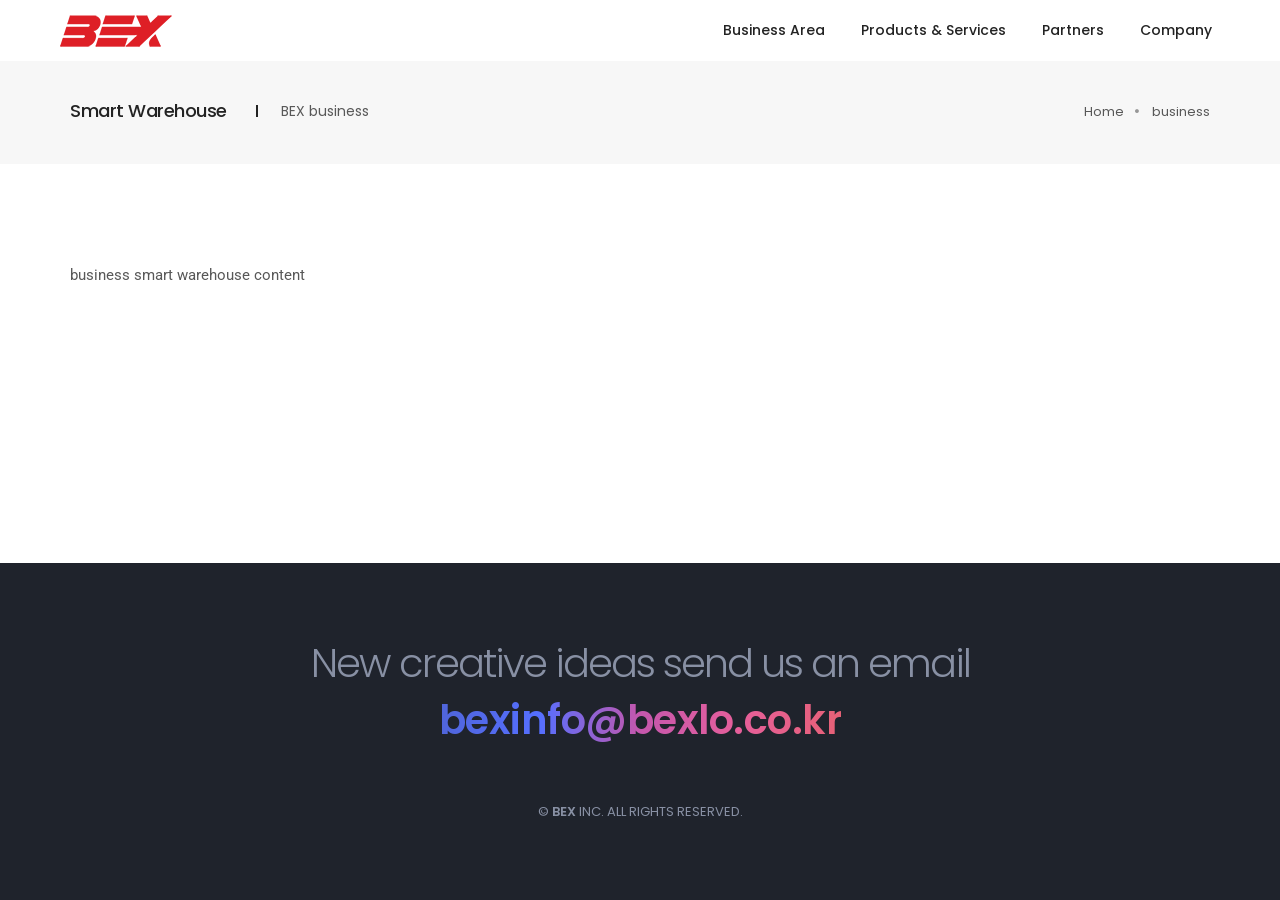
<file: biz-smartwarehouse.html>
<!DOCTYPE html>
<html class="no-js" lang="en">
  <head>
    <title>Reality that is name of BEX | 벡스</title>
    <meta charset="utf-8" />
    <meta http-equiv="X-UA-Compatible" content="IE=edge" />
    <meta name="author" content="BEX" />
    <meta name="naver-site-verification" content="6af9c95c39e09670003cad0ba8cbf45b49e8c4fb" />
    <meta
      name="viewport"
      content="width=device-width,initial-scale=1.0,maximum-scale=1"
    />
    <meta
      name="description"
      content="smart factory, smart warehouse, smart logistics, AR/VR, BEX"
    />

    <!-- favicon icon -->
    <link rel="shortcut icon" href="images/favicon.ico" />
    <link rel="apple-touch-icon" href="images/apple-touch-icon-57x57.png" />
    <link
      rel="apple-touch-icon"
      sizes="72x72"
      href="images/apple-touch-icon-72x72.png"
    />
    <link
      rel="apple-touch-icon"
      sizes="114x114"
      href="images/apple-touch-icon-114x114.png"
    />

    <!-- style sheets and font icons  -->
    <link rel="stylesheet" type="text/css" href="css/font-icons.min.css" />
    <link rel="stylesheet" type="text/css" href="css/theme-vendors.min.css" />
    <link rel="stylesheet" type="text/css" href="css/style.css" />
    <link rel="stylesheet" type="text/css" href="css/responsive.css" />
    <link rel="stylesheet" type="text/css" href="css/ibex.css" />
  </head>

  <body data-mobile-nav-style="classic">
    <!-- start header -->
    <header>
      <nav
        class="navbar top-space navbar-expand-lg navbar-light bg-white header-light navbar-boxed fixed-top header-reverse-scroll"
      >
        <div class="container-fluid nav-header-container">
          <div class="col-auto col-sm-6 col-lg-2 me-auto ps-lg-0">
            <a class="navbar-brand" href="index.html">
              <img
                src="images/logo-white.png"
                data-at2x="images/logo-white@2x.png"
                class="alt-logo"
                alt=""
              />

              <img
                src="images/logo-black.png"
                data-at2x="images/logo-black@2x.png"
                class="default-logo"
                alt=""
              />
              <img
                src="images/logo-black.png"
                data-at2x="images/logo-black@2x.png"
                class="mobile-logo"
                alt=""
              />
            </a>
          </div>
          <div class="col-auto menu-order px-lg-0">
            <button
              class="navbar-toggler float-end"
              type="button"
              data-bs-toggle="collapse"
              data-bs-target="#navbarNav"
              aria-controls="navbarNav"
              aria-label="Toggle navigation"
            >
              <span class="navbar-toggler-line"></span>
              <span class="navbar-toggler-line"></span>
              <span class="navbar-toggler-line"></span>
              <span class="navbar-toggler-line"></span>
            </button>
            <div class="collapse navbar-collapse" id="navbarNav">
              <ul class="navbar-nav alt-font">
                <li class="nav-item dropdown simple-dropdown">
                  <a href="#" class="nav-link">business area</a>
                  <i
                    class="fa fa-angle-down dropdown-toggle"
                    data-bs-toggle="dropdown"
                  ></i>
                  <ul class="dropdown-menu" role="menu">
                    <li class="dropdown">
                      <a href="biz-warehouse.html">warehouse business</a>
                    </li>
                    <li class="dropdown">
                      <a href="biz-smartfactory.html">smart factory</a>
                    </li>
                    <!--li class="dropdown">
                      <a href="biz-smartwarehouse.html">smart warehouse</a>
                    </li>
                    <li-- class="dropdown">
                      <a href="biz-software.html">software reselling</a>
                    </li-->
                  </ul>
                </li>

                <li class="nav-item dropdown simple-dropdown">
                  <a href="product-warehouse.html" class="nav-link"
                    >products & services</a
                  >
                  <i
                    class="fa fa-angle-down dropdown-toggle"
                    data-bs-toggle="dropdown"
                  ></i>
                  <ul class="dropdown-menu" role="menu">
                    <li class="dropdown">
                      <a href="product-warehouse.html">warehouse services</a>
                    </li>
                    <li class="dropdown">
                      <a href="product-operatochef.html">operato chef</a>
                    </li>
                    <!--li class="dropdown">
                      <a href="product-operatowms.html">operato WMS</a>
                    </li>
                    <li-- class="dropdown">
                      <a href="product-xr.html">AR/VR software</a>
                    </li-->
                  </ul>
                </li>

                <li class="nav-item dropdown simple-dropdown">
                  <a href="partners-alliances.html" class="nav-link"
                    >partners</a
                  >
                  <i
                    class="fa fa-angle-down dropdown-toggle"
                    data-bs-toggle="dropdown"
                  ></i>
                  <ul class="dropdown-menu" role="menu">
                    <li class="dropdown">
                      <a href="partners-alliances.html">alliances</a>
                    </li>
                    <li class="dropdown">
                      <a href="partners.html">partners</a>
                    </li>
                  </ul>
                </li>

                <li class="nav-item dropdown simple-dropdown">
                  <a href="company.html" class="nav-link">company</a>
                </li>
              </ul>
            </div>
          </div>
        </div>
      </nav>
    </header>
    <!-- end header -->

    <div class="main-content">
      <!-- start page title -->
      <section
        class="bg-light-gray padding-40px-tb sm-padding-30px-tb page-title-small"
      >
        <div class="container">
          <div class="row align-items-center justify-content-center">
            <div class="col-xl-8 col-lg-6 text-center text-lg-start">
              <h1
                class="alt-font text-extra-dark-gray font-weight-500 no-margin-bottom d-inline-block"
              >
                smart warehouse
              </h1>
              <span
                class="alt-font text-medium d-block d-md-inline-block sm-margin-5px-top"
                >BEX business</span
              >
            </div>
            <div
              class="col-xl-4 col-lg-6 text-center text-lg-end breadcrumb justify-content-center justify-content-lg-end text-small alt-font md-margin-15px-top"
            >
              <ul>
                <li><a href="index.html">Home</a></li>
                <li><a href="#">business</a></li>
              </ul>
            </div>
          </div>
        </div>
      </section>

      <section>
        <div class="container">business smart warehouse content</div>
      </section>
    </div>

    <!-- start footer -->
    <footer
      class="bg-dark-slate-blue padding-10-half-rem-tb md-padding-8-half-rem-tb footer-sticky"
    >
      <div class="container">
        <div class="row justify-content-center">
          <div class="col-12 col-lg-8 text-center">
            <h4
              class="alt-font text-slate-blue-light font-weight-300 margin-10px-bottom d-block letter-spacing-minus-2px"
            >
              New creative ideas send us an email
            </h4>
            <h4 class="alt-font font-weight-600 margin-4-rem-bottom">
              <a
                href="mailto:bexinfo@bexlo.co.kr"
                class="text-gradient-sky-blue-dark-pink"
                >bexinfo@bexlo.co.kr</a
              >
            </h4>
            <p
              class="alt-font text-small text-slate-blue-light text-uppercase m-0"
            >
              © <strong>BEX</strong> Inc. All rights reserved.
            </p>
          </div>
        </div>
      </div>
    </footer>
    <!-- end footer -->

    <!-- start scroll to top -->
    <a class="scroll-top-arrow" href="javascript:void(0);"
      ><i class="feather icon-feather-arrow-up"></i
    ></a>
    <!-- end scroll to top -->
    <!-- javascript -->
    <script type="text/javascript" src="js/jquery.min.js"></script>
    <script type="text/javascript" src="js/theme-vendors.min.js"></script>
    <script type="text/javascript" src="js/main.js"></script>
  </body>
</html>
</file>
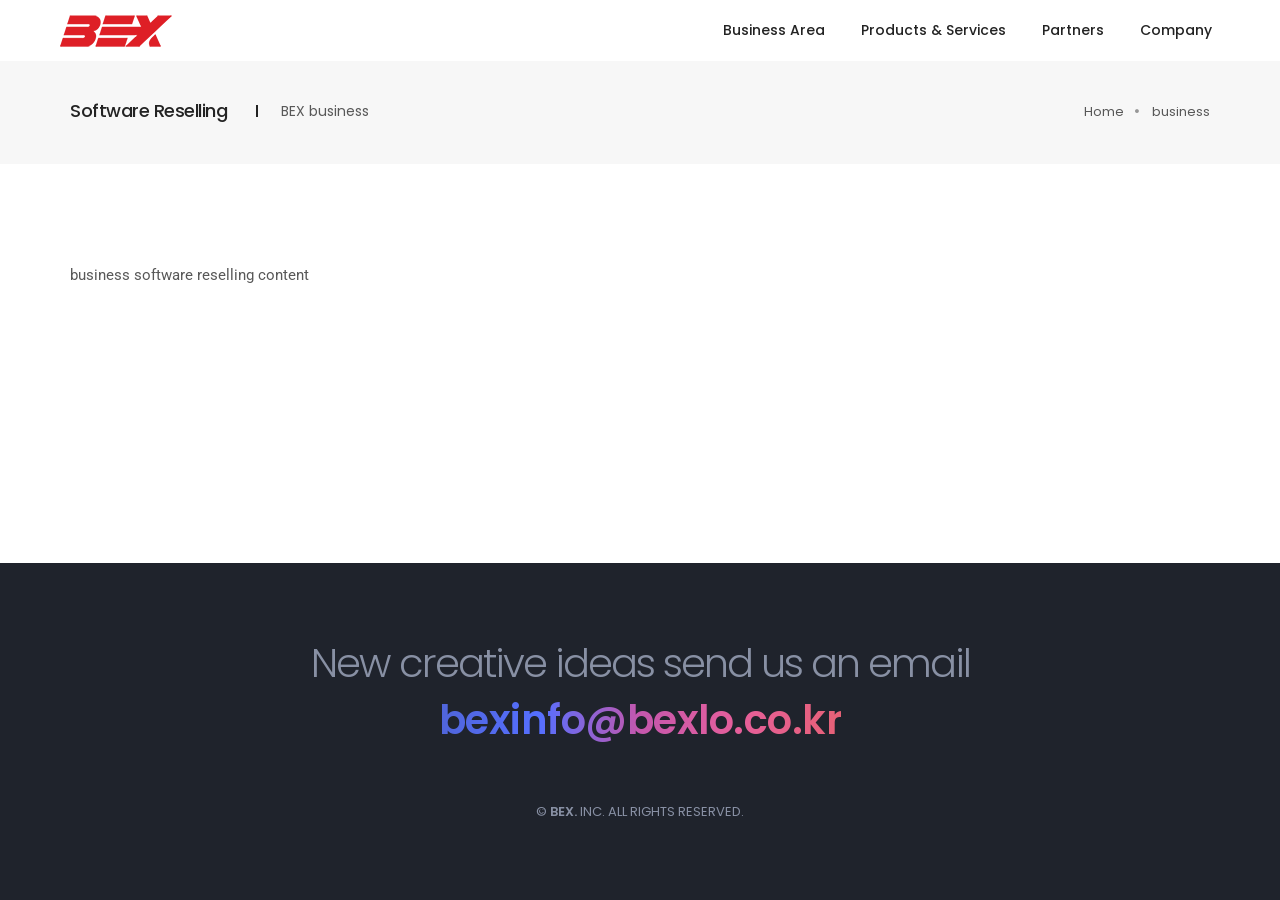
<file: biz-software.html>
<!DOCTYPE html>
<html class="no-js" lang="en">
  <head>
    <title>Reality that is name of BEX | 벡스</title>
    <meta charset="utf-8" />
    <meta http-equiv="X-UA-Compatible" content="IE=edge" />
    <meta name="author" content="BEX" />
    <meta name="naver-site-verification" content="6af9c95c39e09670003cad0ba8cbf45b49e8c4fb" />
    <meta
      name="viewport"
      content="width=device-width,initial-scale=1.0,maximum-scale=1"
    />
    <meta
      name="description"
      content="smart factory, smart warehouse, smart logistics, AR/VR, BEX"
    />

    <!-- favicon icon -->
    <link rel="shortcut icon" href="images/favicon.ico" />
    <link rel="apple-touch-icon" href="images/apple-touch-icon-57x57.png" />
    <link
      rel="apple-touch-icon"
      sizes="72x72"
      href="images/apple-touch-icon-72x72.png"
    />
    <link
      rel="apple-touch-icon"
      sizes="114x114"
      href="images/apple-touch-icon-114x114.png"
    />

    <!-- style sheets and font icons  -->
    <link rel="stylesheet" type="text/css" href="css/font-icons.min.css" />
    <link rel="stylesheet" type="text/css" href="css/theme-vendors.min.css" />
    <link rel="stylesheet" type="text/css" href="css/style.css" />
    <link rel="stylesheet" type="text/css" href="css/responsive.css" />
    <link rel="stylesheet" type="text/css" href="css/ibex.css" />
  </head>

  <body data-mobile-nav-style="classic">
    <!-- start header -->
    <header>
      <nav
        class="navbar top-space navbar-expand-lg navbar-light bg-white header-light navbar-boxed fixed-top header-reverse-scroll"
      >
        <div class="container-fluid nav-header-container">
          <div class="col-auto col-sm-6 col-lg-2 me-auto ps-lg-0">
            <a class="navbar-brand" href="index.html">
              <img
                src="images/logo-white.png"
                data-at2x="images/logo-white@2x.png"
                class="alt-logo"
                alt=""
              />

              <img
                src="images/logo-black.png"
                data-at2x="images/logo-black@2x.png"
                class="default-logo"
                alt=""
              />
              <img
                src="images/logo-black.png"
                data-at2x="images/logo-black@2x.png"
                class="mobile-logo"
                alt=""
              />
            </a>
          </div>
          <div class="col-auto menu-order px-lg-0">
            <button
              class="navbar-toggler float-end"
              type="button"
              data-bs-toggle="collapse"
              data-bs-target="#navbarNav"
              aria-controls="navbarNav"
              aria-label="Toggle navigation"
            >
              <span class="navbar-toggler-line"></span>
              <span class="navbar-toggler-line"></span>
              <span class="navbar-toggler-line"></span>
              <span class="navbar-toggler-line"></span>
            </button>
            <div class="collapse navbar-collapse" id="navbarNav">
              <ul class="navbar-nav alt-font">
                <li class="nav-item dropdown simple-dropdown">
                  <a href="#" class="nav-link">business area</a>
                  <i
                    class="fa fa-angle-down dropdown-toggle"
                    data-bs-toggle="dropdown"
                  ></i>
                  <ul class="dropdown-menu" role="menu">
                    <li class="dropdown">
                      <a href="biz-warehouse.html">warehouse business</a>
                    </li>
                    <li class="dropdown">
                      <a href="biz-smartfactory.html">smart factory</a>
                    </li>
                    <!--li class="dropdown">
                      <a href="biz-smartwarehouse.html">smart warehouse</a>
                    </li>
                    <li-- class="dropdown">
                      <a href="biz-software.html">software reselling</a>
                    </li-->
                  </ul>
                </li>

                <li class="nav-item dropdown simple-dropdown">
                  <a href="product-warehouse.html" class="nav-link"
                    >products & services</a
                  >
                  <i
                    class="fa fa-angle-down dropdown-toggle"
                    data-bs-toggle="dropdown"
                  ></i>
                  <ul class="dropdown-menu" role="menu">
                    <li class="dropdown">
                      <a href="product-warehouse.html">warehouse services</a>
                    </li>
                    <li class="dropdown">
                      <a href="product-operatochef.html">operato chef</a>
                    </li>
                    <!--li class="dropdown">
                      <a href="product-operatowms.html">operato WMS</a>
                    </li>
                    <li-- class="dropdown">
                      <a href="product-xr.html">AR/VR software</a>
                    </li-->
                  </ul>
                </li>

                <li class="nav-item dropdown simple-dropdown">
                  <a href="partners-alliances.html" class="nav-link"
                    >partners</a
                  >
                  <i
                    class="fa fa-angle-down dropdown-toggle"
                    data-bs-toggle="dropdown"
                  ></i>
                  <ul class="dropdown-menu" role="menu">
                    <li class="dropdown">
                      <a href="partners-alliances.html">alliances</a>
                    </li>
                    <li class="dropdown">
                      <a href="partners.html">partners</a>
                    </li>
                  </ul>
                </li>

                <li class="nav-item dropdown simple-dropdown">
                  <a href="company.html" class="nav-link">company</a>
                </li>
              </ul>
            </div>
          </div>
        </div>
      </nav>
    </header>
    <!-- end header -->

    <div class="main-content">
      <!-- start page title -->
      <section
        class="bg-light-gray padding-40px-tb sm-padding-30px-tb page-title-small"
      >
        <div class="container">
          <div class="row align-items-center justify-content-center">
            <div class="col-xl-8 col-lg-6 text-center text-lg-start">
              <h1
                class="alt-font text-extra-dark-gray font-weight-500 no-margin-bottom d-inline-block"
              >
                Software Reselling
              </h1>
              <span
                class="alt-font text-medium d-block d-md-inline-block sm-margin-5px-top"
                >BEX business</span
              >
            </div>
            <div
              class="col-xl-4 col-lg-6 text-center text-lg-end breadcrumb justify-content-center justify-content-lg-end text-small alt-font md-margin-15px-top"
            >
              <ul>
                <li><a href="index.html">Home</a></li>
                <li><a href="#">business</a></li>
              </ul>
            </div>
          </div>
        </div>
      </section>

      <section>
        <div class="container">business software reselling content</div>
      </section>
    </div>

    <!-- start footer -->
    <footer
      class="bg-dark-slate-blue padding-10-half-rem-tb md-padding-8-half-rem-tb footer-sticky"
    >
      <div class="container">
        <div class="row justify-content-center">
          <div class="col-12 col-lg-8 text-center">
            <h4
              class="alt-font text-slate-blue-light font-weight-300 margin-10px-bottom d-block letter-spacing-minus-2px"
            >
              New creative ideas send us an email
            </h4>
            <h4 class="alt-font font-weight-600 margin-4-rem-bottom">
              <a
                href="mailto:bexinfo@bexlo.co.kr"
                class="text-gradient-sky-blue-dark-pink"
                >bexinfo@bexlo.co.kr</a
              >
            </h4>
            <p
              class="alt-font text-small text-slate-blue-light text-uppercase m-0"
            >
              © <strong>BEX.</strong> Inc. All rights reserved.
            </p>
          </div>
        </div>
      </div>
    </footer>
    <!-- end footer -->

    <!-- start scroll to top -->
    <a class="scroll-top-arrow" href="javascript:void(0);"
      ><i class="feather icon-feather-arrow-up"></i
    ></a>
    <!-- end scroll to top -->
    <!-- javascript -->
    <script type="text/javascript" src="js/jquery.min.js"></script>
    <script type="text/javascript" src="js/theme-vendors.min.js"></script>
    <script type="text/javascript" src="js/main.js"></script>
  </body>
</html>
</file>
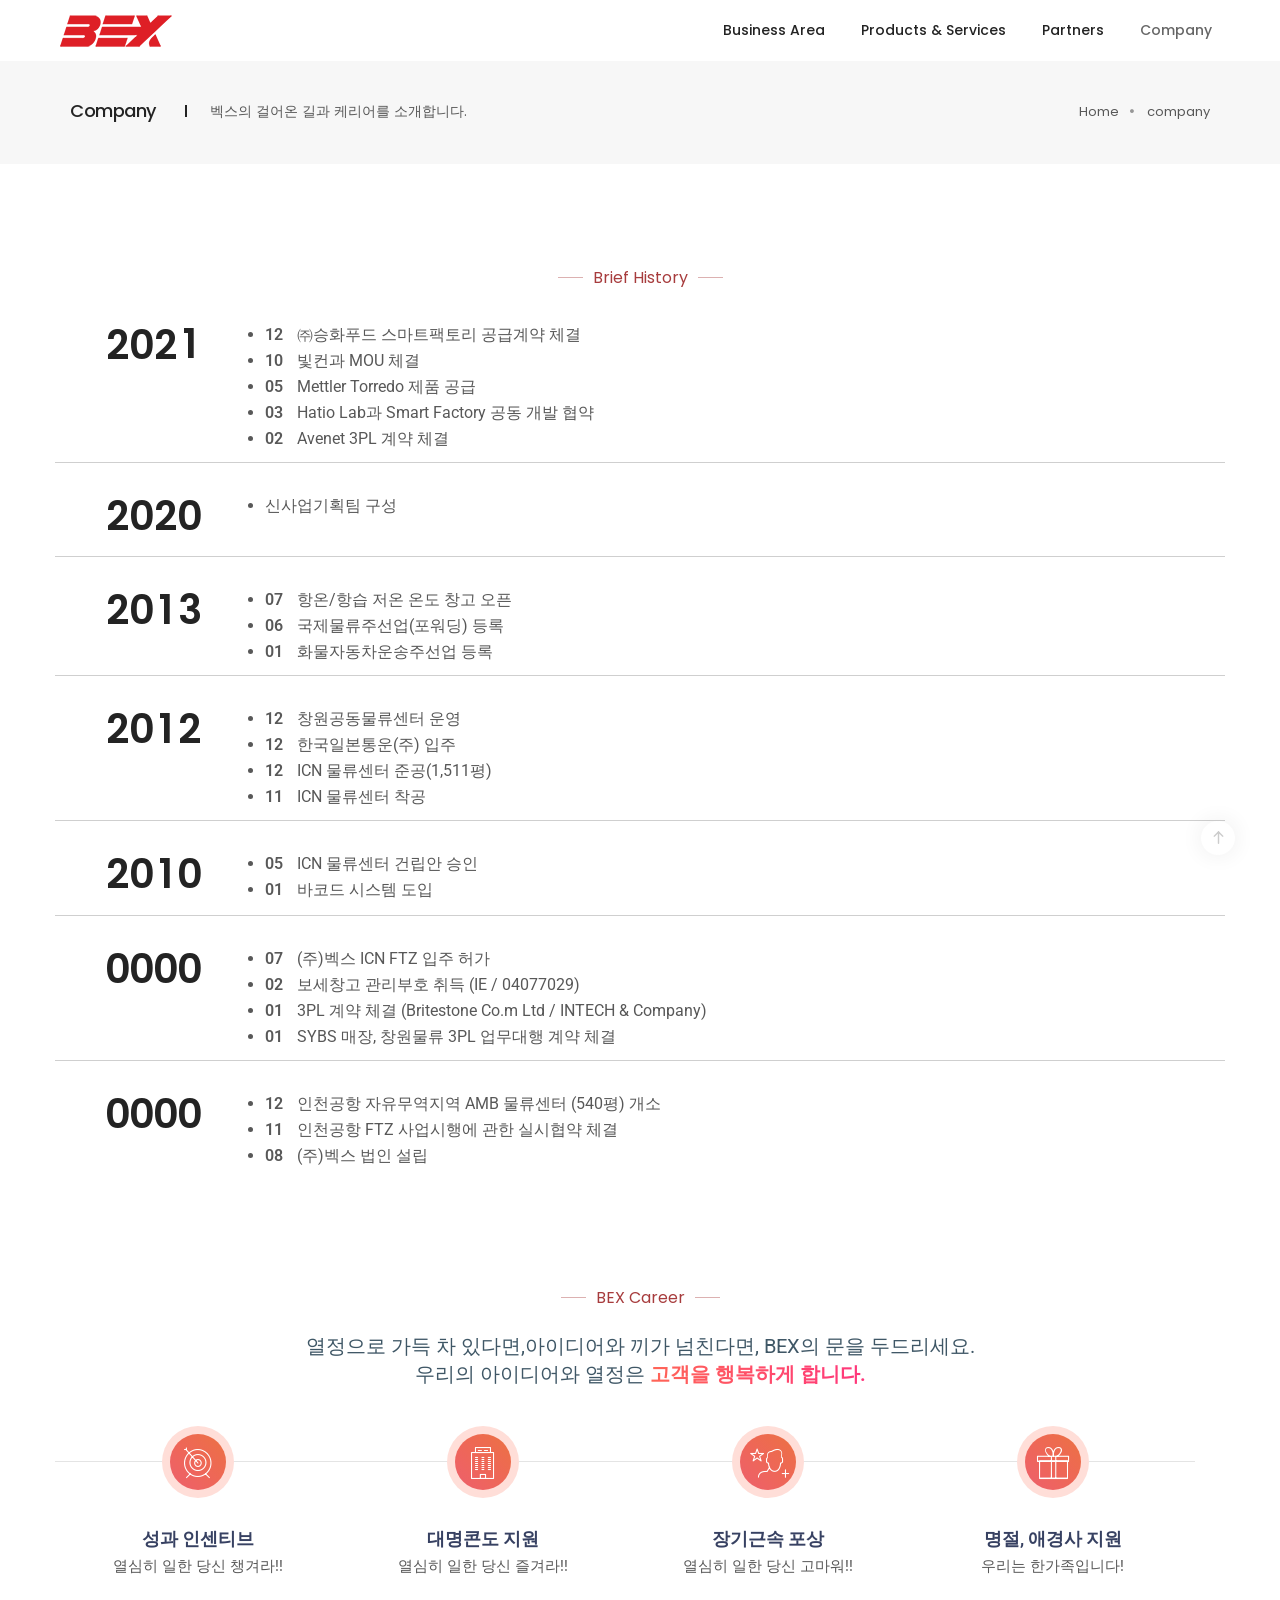
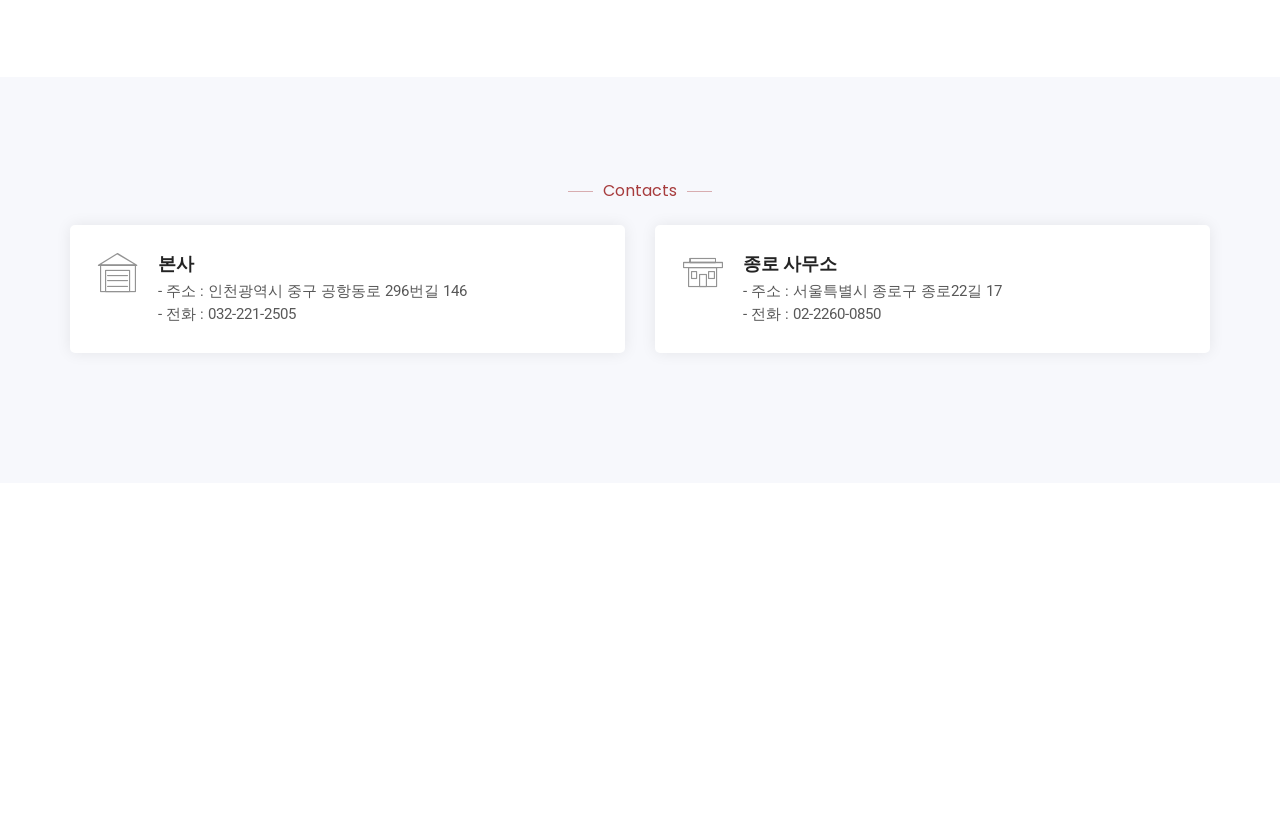
<file: company.html>
<!DOCTYPE html>
<html class="no-js" lang="en">
  <head>
    <title>Reality that is name of BEX | 벡스</title>
    <meta charset="utf-8" />
    <meta http-equiv="X-UA-Compatible" content="IE=edge" />
    <meta name="author" content="BEX" />
    <meta name="naver-site-verification" content="6af9c95c39e09670003cad0ba8cbf45b49e8c4fb" />
    <meta
      name="viewport"
      content="width=device-width,initial-scale=1.0,maximum-scale=1"
    />
    <meta
      name="description"
      content="smart factory, smart warehouse, smart logistics, AR/VR, BEX"
    />

    <!-- favicon icon -->
    <link rel="shortcut icon" href="images/favicon.ico" />
    <link rel="apple-touch-icon" href="images/apple-touch-icon-57x57.png" />
    <link
      rel="apple-touch-icon"
      sizes="72x72"
      href="images/apple-touch-icon-72x72.png"
    />
    <link
      rel="apple-touch-icon"
      sizes="114x114"
      href="images/apple-touch-icon-114x114.png"
    />

    <!-- style sheets and font icons  -->
    <link rel="stylesheet" type="text/css" href="css/font-icons.min.css" />
    <link rel="stylesheet" type="text/css" href="css/theme-vendors.min.css" />
    <link rel="stylesheet" type="text/css" href="css/style.css" />
    <link rel="stylesheet" type="text/css" href="css/responsive.css" />
    <link rel="stylesheet" type="text/css" href="css/ibex.css" />
  </head>

  <body data-mobile-nav-style="classic">
    <!-- start header -->
    <header>
      <nav
        class="navbar top-space navbar-expand-lg navbar-light bg-white header-light navbar-boxed fixed-top header-reverse-scroll"
      >
        <div class="container-fluid nav-header-container">
          <div class="col-auto col-sm-6 col-lg-2 me-auto ps-lg-0">
            <a class="navbar-brand" href="index.html">
              <img
                src="images/logo-white.png"
                data-at2x="images/logo-white@2x.png"
                class="alt-logo"
                alt=""
              />

              <img
                src="images/logo-black.png"
                data-at2x="images/logo-black@2x.png"
                class="default-logo"
                alt=""
              />
              <img
                src="images/logo-black.png"
                data-at2x="images/logo-black@2x.png"
                class="mobile-logo"
                alt=""
              />
            </a>
          </div>
          <div class="col-auto menu-order px-lg-0">
            <button
              class="navbar-toggler float-end"
              type="button"
              data-bs-toggle="collapse"
              data-bs-target="#navbarNav"
              aria-controls="navbarNav"
              aria-label="Toggle navigation"
            >
              <span class="navbar-toggler-line"></span>
              <span class="navbar-toggler-line"></span>
              <span class="navbar-toggler-line"></span>
              <span class="navbar-toggler-line"></span>
            </button>
            <div class="collapse navbar-collapse" id="navbarNav">
              <ul class="navbar-nav alt-font">
                <li class="nav-item dropdown simple-dropdown">
                  <a href="#" class="nav-link">business area</a>
                  <i
                    class="fa fa-angle-down dropdown-toggle"
                    data-bs-toggle="dropdown"
                  ></i>
                  <ul class="dropdown-menu" role="menu">
                    <li class="dropdown">
                      <a href="biz-warehouse.html">warehouse business</a>
                    </li>
                    <li class="dropdown">
                      <a href="biz-smartfactory.html">smart factory</a>
                    </li>
                    <!--li class="dropdown">
                      <a href="biz-smartwarehouse.html">smart warehouse</a>
                    </li>
                    <li-- class="dropdown">
                      <a href="biz-software.html">software reselling</a>
                    </li-->
                  </ul>
                </li>

                <li class="nav-item dropdown simple-dropdown">
                  <a href="product-warehouse.html" class="nav-link"
                    >products & services</a
                  >
                  <i
                    class="fa fa-angle-down dropdown-toggle"
                    data-bs-toggle="dropdown"
                  ></i>
                  <ul class="dropdown-menu" role="menu">
                    <li class="dropdown">
                      <a href="product-warehouse.html">warehouse services</a>
                    </li>
                    <li class="dropdown">
                      <a href="product-operatochef.html">operato chef</a>
                    </li>
                    <!--li class="dropdown">
                      <a href="product-operatowms.html">operato WMS</a>
                    </li>
                    <li-- class="dropdown">
                      <a href="product-xr.html">AR/VR software</a>
                    </li-->
                  </ul>
                </li>

                <li class="nav-item dropdown simple-dropdown">
                  <a href="partners-alliances.html" class="nav-link"
                    >partners</a
                  >
                  <i
                    class="fa fa-angle-down dropdown-toggle"
                    data-bs-toggle="dropdown"
                  ></i>
                  <ul class="dropdown-menu" role="menu">
                    <li class="dropdown">
                      <a href="partners-alliances.html">alliances</a>
                    </li>
                    <li class="dropdown">
                      <a href="partners.html">partners</a>
                    </li>
                  </ul>
                </li>

                <li class="nav-item dropdown simple-dropdown">
                  <a href="company.html" class="nav-link">company</a>
                </li>
              </ul>
            </div>
          </div>
        </div>
      </nav>
    </header>
    <!-- end header -->

    <div class="main-content">
      <!-- start page title -->
      <section
        class="bg-light-gray padding-40px-tb sm-padding-30px-tb page-title-small"
      >
        <div class="container">
          <div class="row align-items-center justify-content-center">
            <div class="col-xl-8 col-lg-6 text-center text-lg-start">
              <h1
                class="alt-font text-extra-dark-gray font-weight-500 no-margin-bottom d-inline-block"
              >
                Company
              </h1>
              <span
                class="alt-font text-medium d-block d-md-inline-block sm-margin-5px-top"
                >벡스의 걸어온 길과 케리어를 소개합니다.</span
              >
            </div>
            <div
              class="col-xl-4 col-lg-6 text-center text-lg-end breadcrumb justify-content-center justify-content-lg-end text-small alt-font md-margin-15px-top"
            >
              <ul>
                <li><a href="index.html">Home</a></li>
                <li><a href="#">company</a></li>
              </ul>
            </div>
          </div>
        </div>
      </section>

      <!-- start business status section -->
      <section class="padding-5px-bottom">
        <div class="container">
          <div class="row">
            <div
              class="d-flex flex-row align-items-center justify-content-center text-center margin-30px-bottom"
            >
              <span
                class="w-25px h-1px ibex-background-color opacity-4"
              ></span>
              <div
                class="alt-font text-extra-medium ibex-text-color padding-10px-lr"
              >
              Brief History
              </div>
              <span
                class="w-25px h-1px ibex-background-color opacity-4"
              ></span>
            </div>
            <!--start 2021-->
            <div
              class="col-2 col-md-2 col-sm-full sm-margin-30px-bottom wow animate__fadeIn text-center"
              data-wow-delay="0.1s"
            >
              <h4 class="vertical-counter d-inline-flex text-extra-dark-gray alt-font appear font-weight-600 letter-spacing-minus-2px md-letter-spacing-normal mb-0" data-to="2021"></h4>
            </div>
            <div
              class="col-10 col-md-10 col-sm-full wow animate__fadeIn"
              data-wow-delay="0.2s"
            >
              <ul class="text-extra-medium line-height-26px margin-10px-bottom history">
                <li><strong>12</strong> ㈜승화푸드 스마트팩토리 공급계약 체결</li>
                <li><strong>10</strong> 빛컨과 MOU 체결</li>
                <li><strong>05</strong> Mettler Torredo 제품 공급</li>
                <li><strong>03</strong> Hatio Lab과 Smart Factory 공동 개발 협약</li>
                <li><strong>02</strong> Avenet 3PL 계약 체결</li>
              </ul>
            </div>
            <div class="bg-extra-light-gray margin-30px-bottom h-1px"></div>
            <!--end 2021-->
            <!--start 2020-->
            <div
              class="col-2 col-md-2 col-sm-full sm-margin-30px-bottom wow animate__fadeIn text-center padding-20px-bottom"
              data-wow-delay="0.1s"
            >
              <h4 class="vertical-counter d-inline-flex text-extra-dark-gray alt-font appear font-weight-600 letter-spacing-minus-2px md-letter-spacing-normal mb-0" data-to="2020"></h4>
            </div>
            <div
              class="col-10 col-md-10 col-sm-full wow animate__fadeIn"
              data-wow-delay="0.2s"
            >
              <ul class="text-extra-medium line-height-26px margin-10px-bottom history">
                <li>신사업기획팀 구성</li>
              </ul>
            </div>
            <div class="bg-extra-light-gray margin-30px-bottom h-1px"></div>
            <!--end 2020-->
            <!--start 2013-->
            <div
              class="col-2 col-md-2 col-sm-full sm-margin-30px-bottom wow animate__fadeIn text-center padding-20px-bottom"
              data-wow-delay="0.1s"
            >
              <h4 class="vertical-counter d-inline-flex text-extra-dark-gray alt-font appear font-weight-600 letter-spacing-minus-2px md-letter-spacing-normal mb-0" data-to="2013"></h4>
            </div>
            <div
              class="col-10 col-md-10 col-sm-full wow animate__fadeIn"
              data-wow-delay="0.2s"
            >
              <ul class="text-extra-medium line-height-26px margin-10px-bottom history">
                <li><strong>07</strong> 항온/항습 저온 온도 창고 오픈</li>
                <li><strong>06</strong> 국제물류주선업(포워딩) 등록</li>
                <li><strong>01</strong> 화물자동차운송주선업 등록</li>
              </ul>
            </div>
            <div class="bg-extra-light-gray margin-30px-bottom h-1px"></div>
            <!--end 2013-->
            <!--start 2012-->
            <div
              class="col-2 col-md-2 col-sm-full sm-margin-30px-bottom wow animate__fadeIn text-center padding-20px-bottom"
              data-wow-delay="0.1s"
            >
              <h4 class="vertical-counter d-inline-flex text-extra-dark-gray alt-font appear font-weight-600 letter-spacing-minus-2px md-letter-spacing-normal mb-0" data-to="2012"></h4>
            </div>
            <div
              class="col-10 col-md-10 col-sm-full wow animate__fadeIn"
              data-wow-delay="0.2s"
            >
              <ul class="text-extra-medium line-height-26px margin-10px-bottom history">
                <li><strong>12</strong> 창원공동물류센터 운영</li>
                <li><strong>12</strong> 한국일본통운(주) 입주</li>
                <li><strong>12</strong> ICN 물류센터 준공(1,511평)</li>
                <li><strong>11</strong> ICN 물류센터 착공</li>
              </ul>
            </div>
            <div class="bg-extra-light-gray margin-30px-bottom h-1px"></div>
            <!--end 2012-->
            <!--start 2010-->
            <div
              class="col-2 col-md-2 col-sm-full sm-margin-30px-bottom wow animate__fadeIn text-center padding-20px-bottom"
              data-wow-delay="0.1s"
            >
              <h4 class="vertical-counter d-inline-flex text-extra-dark-gray alt-font appear font-weight-600 letter-spacing-minus-2px md-letter-spacing-normal mb-0" data-to="2010"></h4>
            </div>
            <div
              class="col-10 col-md-10 col-sm-full wow animate__fadeIn"
              data-wow-delay="0.2s"
            >
              <ul class="text-extra-medium line-height-26px margin-10px-bottom history">
                <li><strong>05</strong> ICN 물류센터 건립안 승인</li>
                <li><strong>01</strong> 바코드 시스템 도입</li>
              </ul>
            </div>
            <div class="bg-extra-light-gray margin-30px-bottom h-1px"></div>
            <!--end 2010-->
            <!--start 2009-->
            <div
              class="col-2 col-md-2 col-sm-full sm-margin-30px-bottom wow animate__fadeIn text-center padding-20px-bottom"
              data-wow-delay="0.1s"
            >
              <h4 class="vertical-counter d-inline-flex text-extra-dark-gray alt-font appear font-weight-600 letter-spacing-minus-2px md-letter-spacing-normal mb-0" data-to="2009"></h4>
            </div>
            <div
              class="col-10 col-md-10 col-sm-full wow animate__fadeIn"
              data-wow-delay="0.2s"
            >
              <ul class="text-extra-medium line-height-26px margin-10px-bottom history">
                <li><strong>07</strong> (주)벡스 ICN FTZ 입주 허가</li>
                <li><strong>02</strong> 보세창고 관리부호 취득 (IE / 04077029)</li>
                <li><strong>01</strong> 3PL 계약 체결 (Britestone Co.m Ltd / INTECH & Company)</li>
                <li><strong>01</strong> SYBS 매장, 창원물류 3PL 업무대행 계약 체결</li>
              </ul>
            </div>
            <div class="bg-extra-light-gray margin-30px-bottom h-1px"></div>
            <!--end 2009-->
            <!--start 2008-->
            <div
              class="col-2 col-md-2 col-sm-full sm-margin-30px-bottom wow animate__fadeIn text-center padding-20px-bottom"
              data-wow-delay="0.1s"
            >
              <h4 class="vertical-counter d-inline-flex text-extra-dark-gray alt-font appear font-weight-600 letter-spacing-minus-2px md-letter-spacing-normal mb-0" data-to="2008"></h4>
            </div>
            <div
              class="col-10 col-md-10 col-sm-full wow animate__fadeIn"
              data-wow-delay="0.2s"
            >
              <ul class="text-extra-medium line-height-26px margin-10px-bottom history">
                <li><strong>12</strong> 인천공항 자유무역지역 AMB 물류센터 (540평) 개소</li>
                <li><strong>11</strong> 인천공항 FTZ 사업시행에 관한 실시협약 체결</li>
                <li><strong>08</strong> (주)벡스 법인 설립</li>
              </ul>
            </div>
            <!--end 2008-->
          </div>
      </section>

      <section>
        <div class="container">
          <div class="row">
            <div
              class="d-flex flex-row align-items-center justify-content-center text-center margin-20px-bottom"
            >
              <span
                class="w-25px h-1px ibex-background-color opacity-4"
              ></span>
              <div
                class="alt-font text-extra-medium ibex-text-color padding-10px-lr"
              >
              BEX Career
              </div>
              <span
                class="w-25px h-1px ibex-background-color opacity-4"
              ></span>
            </div>
            <div class="col-12 text-center margin-20px-bottom">
              <p
                class="ibex-text-color-dark text-extra-large d-block word-keep"
              >
              열정으로 가득 차 있다면,아이디어와 끼가 넘친다면, BEX의 문을 두드리세요.​<br>

              우리의 아이디어와 열정은 <span class="text-gradient-orange-pink font-weight-600">고객을 행복하게 합니다.</span>
              </p>
            </div>
            <div class="row justify-content-center company">
              <!-- start progress step item -->
              <div class="col-10 col-lg-3 col-sm-6 text-center process-step-style-03 simple md-margin-5-rem-bottom wow animate__fadeIn" data-wow-delay="0.2s">
                  <div class="process-step-item">
                      <div class="process-step-item-box">
                          <span class="process-step-item-box-bfr bg-medium-gray"></span>
                          <div class="process-step-icon">
                              <span class="process-step-number text-white font-weight-500">
                                  <span class="process-step-number-bfr bg-light-orange"></span><i class="line-icon-Archery-2 icon-extra-medium align-middle"></i><span class="process-step-number-afr bg-gradient-magenta-orange-2"></span>
                              </span>
                          </div>
                          <div class="process-content last-paragraph-no-margin">
                              <span class="d-inline-block font-weight-600 text-medium-slate-blue text-large margin-5px-bottom">성과 인센티브</span>
                              <p>열심히 일한 당신 챙겨라!!​</p>
                          </div>                        
                      </div>
                  </div>
              </div>
              <!-- end progress step item -->
              <!-- start progress step item -->
              <div class="col-10 col-lg-3 col-sm-6 text-center process-step-style-03 simple md-margin-5-rem-bottom wow animate__fadeIn" data-wow-delay="0.3s">
                  <div class="process-step-item">
                      <div class="process-step-item-box">
                          <span class="process-step-item-box-bfr bg-medium-gray"></span>
                          <div class="process-step-icon">
                              <span class="process-step-number text-white font-weight-500">
                                  <span class="process-step-number-bfr bg-light-orange"></span><i class="line-icon-Hotel icon-extra-medium align-middle"></i><span class="process-step-number-afr bg-gradient-magenta-orange-2"></span>
                              </span>
                          </div>
                          <div class="process-content last-paragraph-no-margin">
                              <span class="d-inline-block font-weight-600 text-medium-slate-blue text-large margin-5px-bottom">대명콘도 지원</span>
                              <p>열심히 일한 당신 즐겨라!!</p>
                          </div>                        
                      </div>
                  </div>
              </div>
              <!-- end progress step item -->
              <!-- start progress step item -->
              <div class="col-10 col-lg-3 col-sm-6 text-center process-step-style-03 simple wow animate__fadeIn" data-wow-delay="0.5s">
                <div class="process-step-item">
                    <div class="process-step-item-box">
                        <span class="process-step-item-box-bfr bg-medium-gray"></span>
                        <div class="process-step-icon">
                            <span class="process-step-number text-white font-weight-500">
                                <span class="process-step-number-bfr bg-light-orange"></span><i class="line-icon-Add-UserStar icon-extra-medium align-middle"></i><span class="process-step-number-afr bg-gradient-magenta-orange-2"></span>
                            </span>
                        </div>
                        <div class="process-content last-paragraph-no-margin">
                            <span class="d-inline-block font-weight-600 text-medium-slate-blue text-large margin-5px-bottom">장기근속 포상</span>
                            <p>열심히 일한 당신 고마워!!</p>
                        </div>                        
                    </div>
                </div>
            </div>
            <!-- end progress step item -->
              <!-- start progress step item -->
              <div class="col-10 col-lg-3 col-sm-6 text-center process-step-style-03 simple xs-margin-5-rem-bottom wow animate__fadeIn" data-wow-delay="0.4s">
                  <div class="process-step-item">
                      <div class="process-step-item-box">
                          <span class="process-step-item-box-bfr bg-medium-gray"></span>
                          <div class="process-step-icon">
                              <span class="process-step-number text-white font-weight-500">
                                  <span class="process-step-number-bfr bg-light-orange"></span><i class="line-icon-Gift-Box icon-extra-medium align-middle"></i><span class="process-step-number-afr bg-gradient-magenta-orange-2"></span>
                              </span>
                          </div>
                          <div class="process-content last-paragraph-no-margin">
                              <span class="d-inline-block font-weight-600 text-medium-slate-blue text-large margin-5px-bottom">명절, 애경사 지원</span>
                              <p>우리는 한가족입니다!</p>
                          </div>                        
                      </div>
                  </div>
              </div>
              <!-- end progress step item -->
          </div>
          </div>
          </div>
          </section>

          <section class="bg-light-blue">
            <div class="container">
                <div
                  class="d-flex flex-row align-items-center justify-content-center text-center margin-20px-bottom"
                >
                  <span
                    class="w-25px h-1px ibex-background-color opacity-4"
                  ></span>
                  <div
                    class="alt-font text-extra-medium ibex-text-color padding-10px-lr"
                  >
                  Contacts
                  </div>
                  <span
                    class="w-25px h-1px ibex-background-color opacity-4"
                  ></span>
                </div>
                <div class="row justify-content-center">
                  <!-- start feature box item -->
                  <div class="col-12 col-lg-6 col-md-9 margin-30px-bottom xs-margin-15px-bottom wow animate__fadeIn">
                      <div class="feature-box h-100 feature-box-left-icon border-radius-5px bg-white box-shadow-small box-shadow-extra-large-hover overflow-hidden padding-2-rem-all">
                          <div class="feature-box-icon">
                              <i class="line-icon-Warehouse icon-medium text-medium-gray"></i>
                          </div>
                          <div class="feature-box-content last-paragraph-no-margin">
                              <span class="font-weight-600 margin-5px-bottom d-block text-extra-dark-gray text-large">본사</span>
                              <p>- 주소 : 인천광역시 중구 공항동로 296번길 146​<br>- 전화 : 032-221-2505</p>
                          </div>
                      </div>
                  </div>
                  <!-- end feature box item -->
                  <!-- start feature box item -->
                  <div class="col-12 col-lg-6 col-md-9 margin-30px-bottom xs-margin-15px-bottom wow animate__fadeIn">
                    <div class="feature-box h-100 feature-box-left-icon border-radius-5px bg-white box-shadow-small box-shadow-extra-large-hover overflow-hidden padding-2-rem-all">
                        <div class="feature-box-icon">
                            <i class="line-icon-Post-Office icon-medium text-medium-gray"></i>
                        </div>
                        <div class="feature-box-content last-paragraph-no-margin">
                            <span class="font-weight-600 margin-5px-bottom d-block text-extra-dark-gray text-large">종로 사무소</span>
                            <p>- 주소 : 서울특별시 종로구 종로22길 17​<br>- 전화 : 02-2260-0850</p>
                        </div>
                    </div>
                </div>
                <!-- end feature box item -->
                </div>
            </div>
          </section>
    </div>

    <!-- start footer -->
    <footer
      class="bg-dark-slate-blue padding-10-half-rem-tb md-padding-8-half-rem-tb footer-sticky"
    >
      <div class="container">
        <div class="row justify-content-center">
          <div class="col-12 col-lg-8 text-center">
            <h4
              class="alt-font text-slate-blue-light font-weight-300 margin-10px-bottom d-block letter-spacing-minus-2px"
            >
              New creative ideas send us an email
            </h4>
            <h4 class="alt-font font-weight-600 margin-4-rem-bottom">
              <a
                href="mailto:bexinfo@bexlo.co.kr"
                class="text-gradient-sky-blue-dark-pink"
                >bexinfo@bexlo.co.kr</a
              >
            </h4>
            <p
              class="alt-font text-small text-slate-blue-light text-uppercase m-0"
            >
              © <strong>BEX.</strong> Inc. All rights reserved.
            </p>
          </div>
        </div>
      </div>
    </footer>
    <!-- end footer -->

    <!-- start scroll to top -->
    <a class="scroll-top-arrow" href="javascript:void(0);"
      ><i class="feather icon-feather-arrow-up"></i
    ></a>
    <!-- end scroll to top -->
    <!-- javascript -->
    <script type="text/javascript" src="js/jquery.min.js"></script>
    <script type="text/javascript" src="js/theme-vendors.min.js"></script>
    <script type="text/javascript" src="js/main.js"></script>
  </body>
</html>
</file>
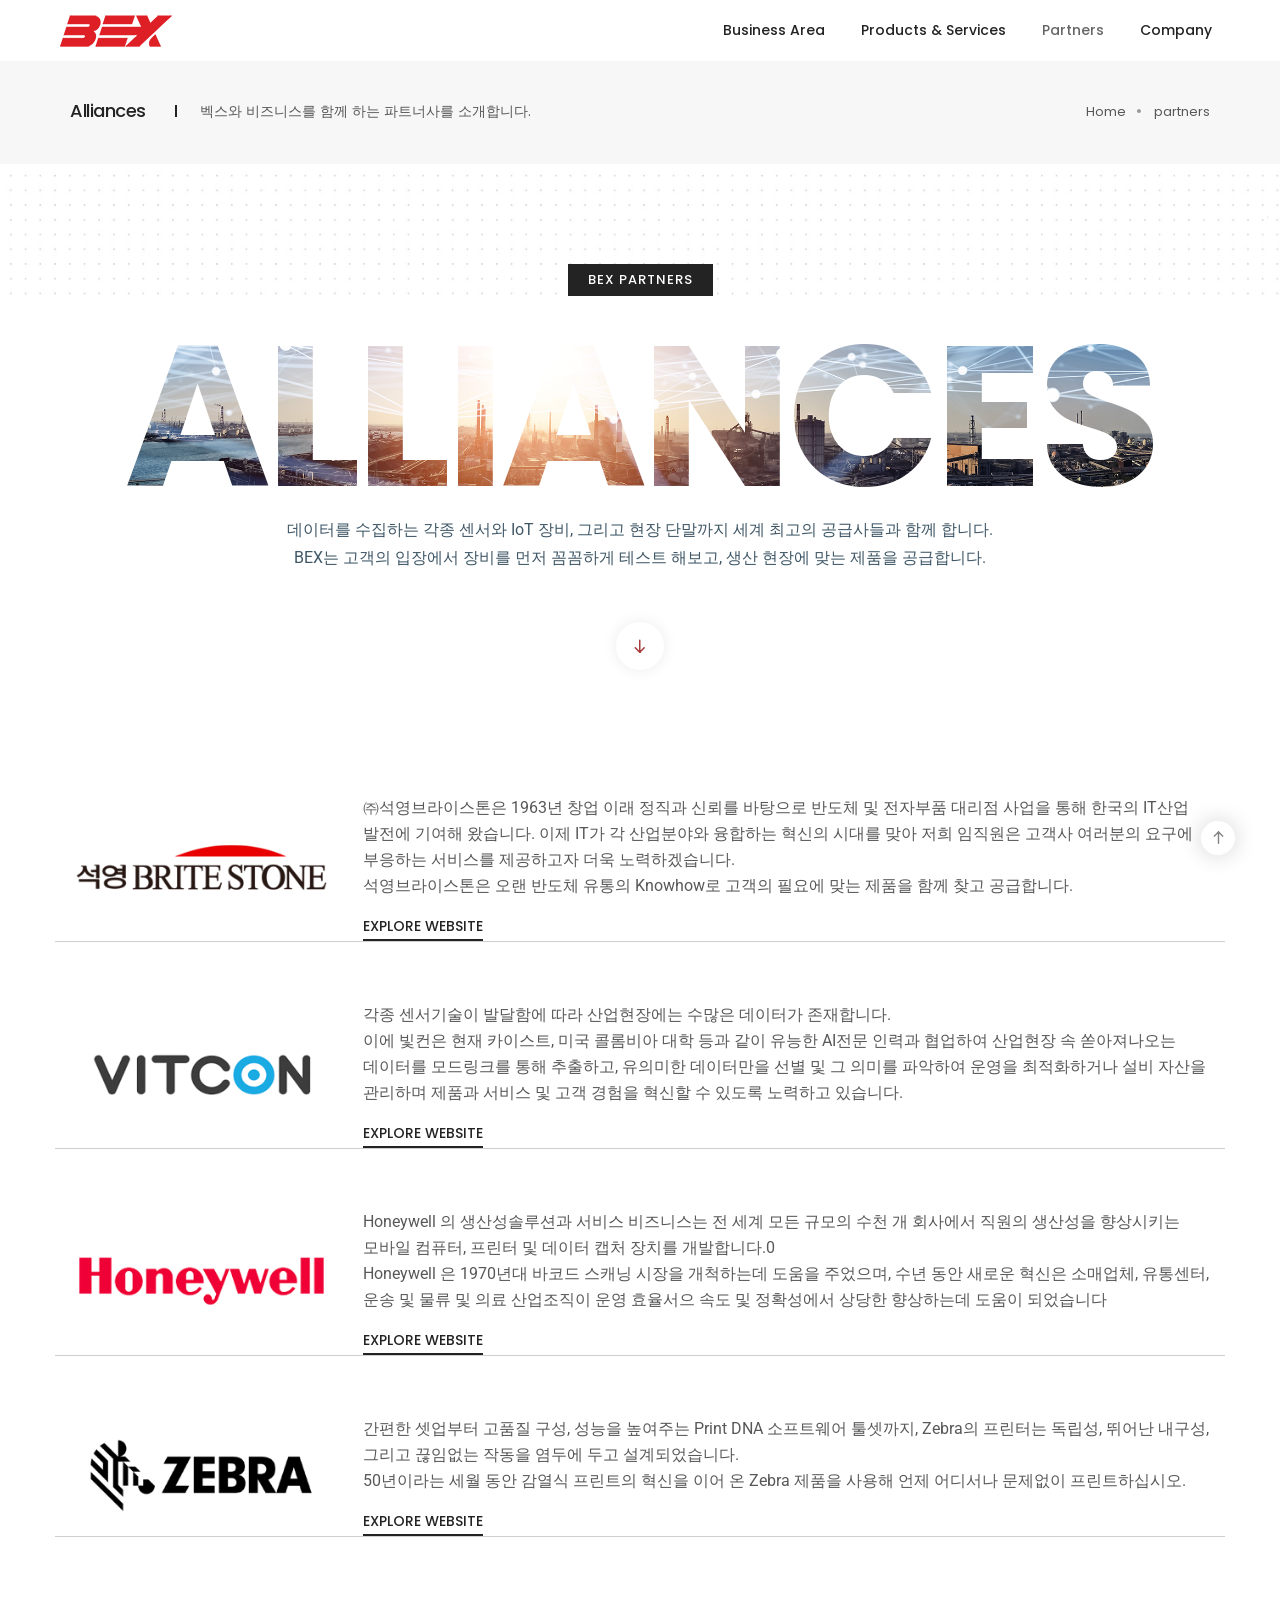
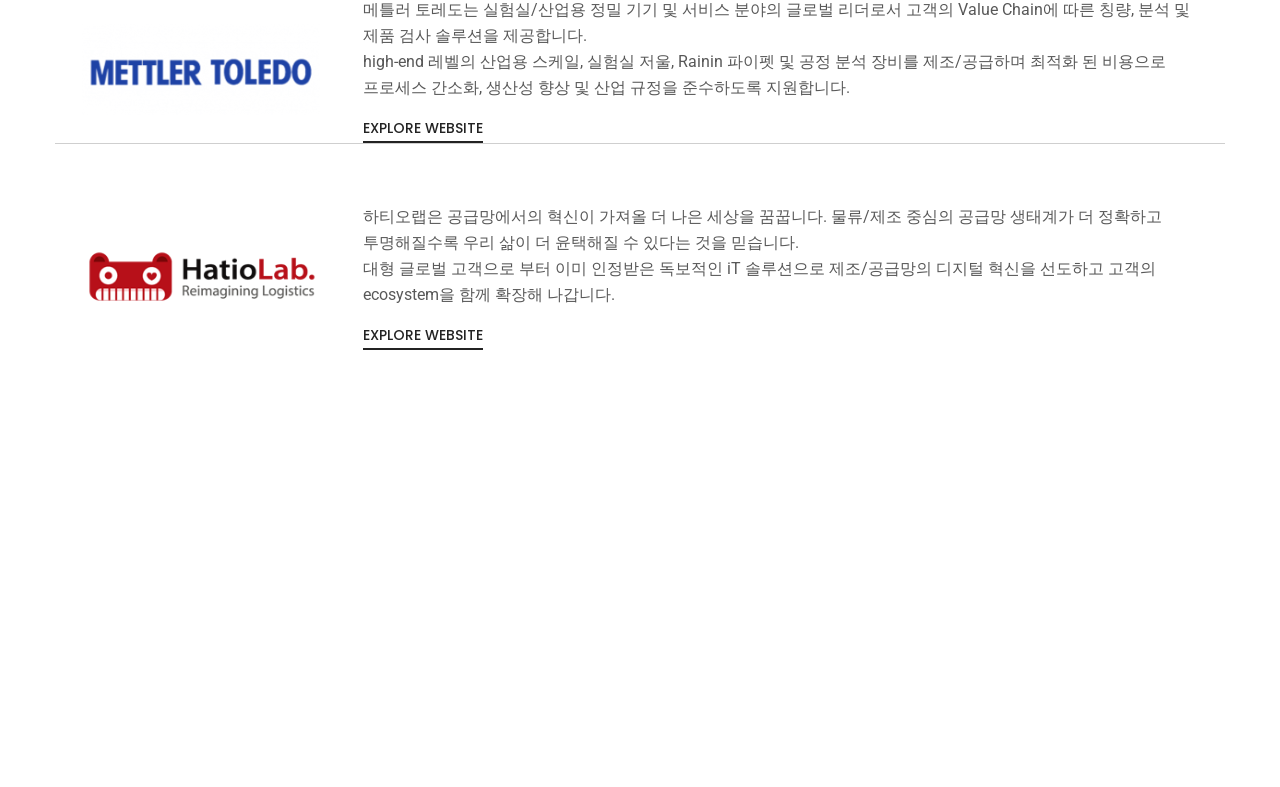
<file: partners-alliances.html>
<!DOCTYPE html>
<html class="no-js" lang="en">
  <head>
    <title>Reality that is name of BEX | 벡스</title>
    <meta charset="utf-8" />
    <meta http-equiv="X-UA-Compatible" content="IE=edge" />
    <meta name="author" content="BEX" />
    <meta name="naver-site-verification" content="6af9c95c39e09670003cad0ba8cbf45b49e8c4fb" />
    <meta
      name="viewport"
      content="width=device-width,initial-scale=1.0,maximum-scale=1"
    />
    <meta
      name="description"
      content="smart factory, smart warehouse, smart logistics, AR/VR, BEX"
    />

    <!-- favicon icon -->
    <link rel="shortcut icon" href="images/favicon.ico" />
    <link rel="apple-touch-icon" href="images/apple-touch-icon-57x57.png" />
    <link
      rel="apple-touch-icon"
      sizes="72x72"
      href="images/apple-touch-icon-72x72.png"
    />
    <link
      rel="apple-touch-icon"
      sizes="114x114"
      href="images/apple-touch-icon-114x114.png"
    />

    <!-- style sheets and font icons  -->
    <link rel="stylesheet" type="text/css" href="css/font-icons.min.css" />
    <link rel="stylesheet" type="text/css" href="css/theme-vendors.min.css" />
    <link rel="stylesheet" type="text/css" href="css/style.css" />
    <link rel="stylesheet" type="text/css" href="css/responsive.css" />
    <link rel="stylesheet" type="text/css" href="css/ibex.css" />
  </head>

  <body data-mobile-nav-style="classic">
    <!-- start header -->
    <header>
      <nav
        class="navbar top-space navbar-expand-lg navbar-light bg-white header-light navbar-boxed fixed-top header-reverse-scroll"
      >
        <div class="container-fluid nav-header-container">
          <div class="col-auto col-sm-6 col-lg-2 me-auto ps-lg-0">
            <a class="navbar-brand" href="index.html">
              <img
                src="images/logo-white.png"
                data-at2x="images/logo-white@2x.png"
                class="alt-logo"
                alt=""
              />

              <img
                src="images/logo-black.png"
                data-at2x="images/logo-black@2x.png"
                class="default-logo"
                alt=""
              />
              <img
                src="images/logo-black.png"
                data-at2x="images/logo-black@2x.png"
                class="mobile-logo"
                alt=""
              />
            </a>
          </div>
          <div class="col-auto menu-order px-lg-0">
            <button
              class="navbar-toggler float-end"
              type="button"
              data-bs-toggle="collapse"
              data-bs-target="#navbarNav"
              aria-controls="navbarNav"
              aria-label="Toggle navigation"
            >
              <span class="navbar-toggler-line"></span>
              <span class="navbar-toggler-line"></span>
              <span class="navbar-toggler-line"></span>
              <span class="navbar-toggler-line"></span>
            </button>
            <div class="collapse navbar-collapse" id="navbarNav">
              <ul class="navbar-nav alt-font">
                <li class="nav-item dropdown simple-dropdown">
                  <a href="#" class="nav-link">business area</a>
                  <i
                    class="fa fa-angle-down dropdown-toggle"
                    data-bs-toggle="dropdown"
                  ></i>
                  <ul class="dropdown-menu" role="menu">
                    <li class="dropdown">
                      <a href="biz-warehouse.html">warehouse business</a>
                    </li>
                    <li class="dropdown">
                      <a href="biz-smartfactory.html">smart factory</a>
                    </li>
                    <!--li class="dropdown">
                      <a href="biz-smartwarehouse.html">smart warehouse</a>
                    </li>
                    <li-- class="dropdown">
                      <a href="biz-software.html">software reselling</a>
                    </li-->
                  </ul>
                </li>

                <li class="nav-item dropdown simple-dropdown">
                  <a href="product-warehouse.html" class="nav-link"
                    >products & services</a
                  >
                  <i
                    class="fa fa-angle-down dropdown-toggle"
                    data-bs-toggle="dropdown"
                  ></i>
                  <ul class="dropdown-menu" role="menu">
                    <li class="dropdown">
                      <a href="product-warehouse.html">warehouse services</a>
                    </li>
                    <li class="dropdown">
                      <a href="product-operatochef.html">operato chef</a>
                    </li>
                    <!--li class="dropdown">
                      <a href="product-operatowms.html">operato WMS</a>
                    </li>
                    <li-- class="dropdown">
                      <a href="product-xr.html">AR/VR software</a>
                    </li-->
                  </ul>
                </li>

                <li class="nav-item dropdown simple-dropdown">
                  <a href="partners-alliances.html" class="nav-link"
                    >partners</a
                  >
                  <i
                    class="fa fa-angle-down dropdown-toggle"
                    data-bs-toggle="dropdown"
                  ></i>
                  <ul class="dropdown-menu" role="menu">
                    <li class="dropdown">
                      <a href="partners-alliances.html">alliances</a>
                    </li>
                    <li class="dropdown">
                      <a href="partners.html">partners</a>
                    </li>
                  </ul>
                </li>

                <li class="nav-item dropdown simple-dropdown">
                  <a href="company.html" class="nav-link">company</a>
                </li>
              </ul>
            </div>
          </div>
        </div>
      </nav>
    </header>
    <!-- end header -->

    <div class="main-content">
      <!-- start page title -->
      <section
        class="bg-light-gray padding-40px-tb sm-padding-30px-tb page-title-small"
      >
        <div class="container">
          <div class="row align-items-center justify-content-center">
            <div class="col-xl-8 col-lg-6 text-center text-lg-start">
              <h1
                class="alt-font text-extra-dark-gray font-weight-500 no-margin-bottom d-inline-block"
              >
                Alliances
              </h1>
              <span
                class="alt-font text-medium d-block d-md-inline-block sm-margin-5px-top"
                >벡스와 비즈니스를 함께 하는 파트너사를
                소개합니다.</span
              >
            </div>
            <div
              class="col-xl-4 col-lg-6 text-center text-lg-end breadcrumb justify-content-center justify-content-lg-end text-small alt-font md-margin-15px-top"
            >
              <ul>
                <li><a href="index.html">Home</a></li>
                <li><a href="#">partners</a></li>
              </ul>
            </div>
          </div>
        </div>
      </section>

      <!-- start section -->
      <section
        class="fix-background padding-50px-bottom"
        style="background-image: url('images/our-team-bg2.jpg')"
      >
        <div class="container-fluid">
          <div class="row">
            <div class="col-md-12 text-center margin-7-rem-bottom z-index-0">
              <div
                class="tilt-box"
                data-tilt-options='{ "maxTilt": 20, "perspective": 1000, "easing": "cubic-bezier(.03,.98,.52,.99)", "scale": 1, "speed": 500, "transition": true, "reset": true, "glare": false, "maxGlare": 1 }'
              >
                <div class="margin-20px-bottom d-block">
                  <span
                    class="alt-font font-weight-500 text-white text-uppercase text-small letter-spacing-1px bg-extra-dark-gray d-inline-block padding-20px-lr padding-5px-tb"
                    >BEX partners</span
                  >
                </div>
                <span
                  class="text-extra-big alt-font text-uppercase text-extra-dark-gray font-weight-700 letter-spacing-minus-5px image-mask cover-background xs-letter-spacing-minus-1px"
                  style="background-image: url('images/bigscreen1.png')"
                  >Alliances</span
                >
                <p
                  class="d-inline-block letter-spacing-minus-1 text-extra-medium text-center ibex-text-color-dark word-keep"
                >
                  데이터를 수집하는 각종 센서와 IoT 장비, 그리고 현장 단말까지
                  세계 최고의 공급사들과 함께 합니다.<br />BEX는
                  고객의 입장에서 장비를 먼저 꼼꼼하게 테스트 해보고, 생산
                  현장에 맞는 제품을 공급합니다.
                </p>
              </div>
            </div>
            <div
              class="down-section text-center margin-35px-bottom sm-no-margin-bottom"
            >
              <a
                href="#down-section"
                class="section-link bg-white d-inline-block"
                ><i
                  class="feather icon-feather-arrow-down icon-extra-small ibex-text-color box-shadow-small padding-15px-all xs-padding-10px-all border-radius-100"
                ></i
              ></a>
            </div>
          </div>
        </div>
      </section>
      <!-- end section -->

      <section id="down-section" class="padding-50px-top">
        <div class="container">
          <div class="row align-items-center justify-content-center">
            <div
              class="col-2 col-md-3 col-sm-full sm-margin-30px-bottom wow animate__fadeIn"
              data-wow-delay="0.1s"
            >
              <img alt="" src="images/biz-smartfactory-partner1.png" />
            </div>
            <div
              class="col-10 col-md-9 col-sm-full wow animate__fadeIn"
              data-wow-delay="0.2s"
            >
              <p class="text-extra-medium line-height-26px margin-10px-bottom">
                ㈜석영브라이스톤은 1963년 창업 이래 정직과 신뢰를 바탕으로
                반도체 및 전자부품 대리점 사업을 통해 한국의 IT산업 발전에
                기여해 왔습니다. 이제 IT가 각 산업분야와 융합하는 혁신의 시대를
                맞아 저희 임직원은 고객사 여러분의 요구에 부응하는 서비스를
                제공하고자 더욱 노력하겠습니다.<br />석영브라이스톤은 오랜
                반도체 유통의 Knowhow로 고객의 필요에 맞는 제품을 함께 찾고
                공급합니다.​
              </p>
              <a
                href="https://www.britestone.com/"
                target="_blank"
                class="btn btn-link btn-extra-large text-extra-dark-gray"
                >Explore website</a
              >
            </div>
            <div class="bg-extra-light-gray margin-60px-bottom h-1px"></div>
            <div
              class="col-2 col-md-3 col-sm-full sm-margin-30px-bottom wow animate__fadeIn"
              data-wow-delay="0.1s"
            >
              <img alt="" src="images/biz-smartfactory-partner2.png" />
            </div>
            <div
              class="col-10 col-md-9 col-sm-full wow animate__fadeIn"
              data-wow-delay="0.2s"
            >
              <p class="text-extra-medium line-height-26px margin-10px-bottom">
                각종 센서기술이 발달함에 따라 산업현장에는 수많은 데이터가
                존재합니다.<br />이에 빛컨은 현재 카이스트, 미국 콜롬비아 대학
                등과 같이 유능한 AI전문 인력과 협업하여 산업현장 속 쏟아져나오는
                데이터를 모드링크를 통해 추출하고, 유의미한 데이터만을 선별 및
                그 의미를 파악하여 운영을 최적화하거나 설비 자산을 관리하며
                제품과 서비스 및 고객 경험을 혁신할 수 있도록 노력하고 있습니다.
              </p>
              <a
                href="https://www.vitcon.co.kr/default/"
                target="_blank"
                class="btn btn-link btn-extra-large text-extra-dark-gray"
                >Explore website</a
              >
            </div>
            <div class="bg-extra-light-gray margin-60px-bottom h-1px"></div>
            <div
              class="col-2 col-md-3 col-sm-full sm-margin-30px-bottom wow animate__fadeIn"
              data-wow-delay="0.1s"
            >
              <img alt="" src="images/biz-smartfactory-partner3.png" />
            </div>
            <div
              class="col-10 col-md-9 col-sm-full wow animate__fadeIn"
              data-wow-delay="0.2s"
            >
              <p class="text-extra-medium line-height-26px margin-10px-bottom">
                Honeywell 의 생산성솔루션과 서비스 비즈니스는 전 세계 모든
                규모의 수천 개 회사에서 직원의 생산성을 향상시키는 모바일
                컴퓨터, 프린터 및 데이터 캡처 장치를 개발합니다.0<br />Honeywell
                은 1970년대 바코드 스캐닝 시장을 개척하는데 도움을 주었으며,
                수년 동안 새로운 혁신은 소매업체, 유통센터, 운송 및 물류 및 의료
                산업조직이 운영 효율서으 속도 및 정확성에서 상당한 향상하는데
                도움이 되었습니다​
              </p>
              <a
                href="https://www.honeywell.com/us/en/global"
                target="_blank"
                class="btn btn-link btn-extra-large text-extra-dark-gray"
                >Explore website</a
              >
            </div>
            <div class="bg-extra-light-gray margin-60px-bottom h-1px"></div>
            <div
              class="col-2 col-md-3 col-sm-full sm-margin-30px-bottom wow animate__fadeIn"
              data-wow-delay="0.1s"
            >
              <img alt="" src="images/biz-smartfactory-partner4.png" />
            </div>
            <div
              class="col-10 col-md-9 col-sm-full wow animate__fadeIn"
              data-wow-delay="0.2s"
            >
              <p class="text-extra-medium line-height-26px margin-10px-bottom">
                간편한 셋업부터 고품질 구성, 성능을 높여주는 Print DNA
                소프트웨어 툴셋까지, Zebra의 프린터는 독립성, 뛰어난 내구성,
                그리고 끊임없는 작동을 염두에 두고 설계되었습니다.
                <br />50년이라는 세월 동안 감열식 프린트의 혁신을 이어 온 Zebra
                제품을 사용해 언제 어디서나 문제없이 프린트하십시오. ​
              </p>
              <a
                href="https://www.zebra.com/kr/ko.html"
                target="_blank"
                class="btn btn-link btn-extra-large text-extra-dark-gray"
                >Explore website</a
              >
            </div>
            <div class="bg-extra-light-gray margin-60px-bottom h-1px"></div>
            <div
              class="col-2 col-md-3 col-sm-full sm-margin-30px-bottom wow animate__fadeIn"
              data-wow-delay="0.1s"
            >
              <img alt="" src="images/biz-smartfactory-partner5.png" />
            </div>
            <div
              class="col-10 col-md-9 col-sm-full wow animate__fadeIn"
              data-wow-delay="0.2s"
            >
              <p class="text-extra-medium line-height-26px margin-10px-bottom">
                메틀러 토레도는 실험실/산업용 정밀 기기 및 서비스 분야의 글로벌
                리더로서 고객의 Value Chain에 따른 칭량, 분석 및 제품 검사
                솔루션을 제공합니다.​<br />

                high-end 레벨의 산업용 스케일, 실험실 저울, Rainin 파이펫 및
                공정 분석 장비를 제조/공급하며 최적화 된 비용으로 프로세스
                간소화, 생산성 향상 및 산업 규정을 준수하도록 지원합니다.
              </p>
              <a
                href="https://www.mt.com/kr/ko/home.html"
                target="_blank"
                class="btn btn-link btn-extra-large text-extra-dark-gray"
                >Explore website</a
              >
            </div>
            <div class="bg-extra-light-gray margin-60px-bottom h-1px"></div>
            <div
              class="col-2 col-md-3 col-sm-full sm-margin-30px-bottom wow animate__fadeIn"
              data-wow-delay="0.1s"
            >
              <img alt="" src="images/biz-smartfactory-partner6.png" />
            </div>
            <div
              class="col-10 col-md-9 col-sm-full wow animate__fadeIn"
              data-wow-delay="0.2s"
            >
              <p class="text-extra-medium line-height-26px margin-10px-bottom">
                하티오랩은 공급망에서의 혁신이 가져올 더 나은 세상을 꿈꿉니다.
                물류/제조 중심의 공급망 생태계가 더 정확하고 투명해질수록 우리
                삶이 더 윤택해질 수 있다는 것을 믿습니다.​<br />
                대형 글로벌 고객으로 부터 이미 인정받은 독보적인 iT 솔루션으로
                제조/공급망의 디지털 혁신을 선도하고 고객의 ecosystem을 함께
                확장해 나갑니다.
              </p>
              <a
                href="https://www.hatiolab.com"
                target="_blank"
                class="btn btn-link btn-extra-large text-extra-dark-gray"
                >Explore website</a
              >
            </div>
          </div>
        </div>
      </section>
    </div>

    <!-- start footer -->
    <footer
      class="bg-dark-slate-blue padding-10-half-rem-tb md-padding-8-half-rem-tb footer-sticky"
    >
      <div class="container">
        <div class="row justify-content-center">
          <div class="col-12 col-lg-8 text-center">
            <h4
              class="alt-font text-slate-blue-light font-weight-300 margin-10px-bottom d-block letter-spacing-minus-2px"
            >
              New creative ideas send us an email
            </h4>
            <h4 class="alt-font font-weight-600 margin-4-rem-bottom">
              <a
                href="mailto:partners@bexlo.co.kr"
                class="text-gradient-sky-blue-dark-pink"
                >partners@bexlo.co.kr</a
              >
            </h4>
            <p
              class="alt-font text-small text-slate-blue-light text-uppercase m-0"
            >
              © <strong>BEX.</strong> Inc. All rights reserved.
            </p>
          </div>
        </div>
      </div>
    </footer>
    <!-- end footer -->

    <!-- start scroll to top -->
    <a class="scroll-top-arrow" href="javascript:void(0);"
      ><i class="feather icon-feather-arrow-up"></i
    ></a>
    <!-- end scroll to top -->
    <!-- javascript -->
    <script type="text/javascript" src="js/jquery.min.js"></script>
    <script type="text/javascript" src="js/theme-vendors.min.js"></script>
    <script type="text/javascript" src="js/main.js"></script>
  </body>
</html>
</file>
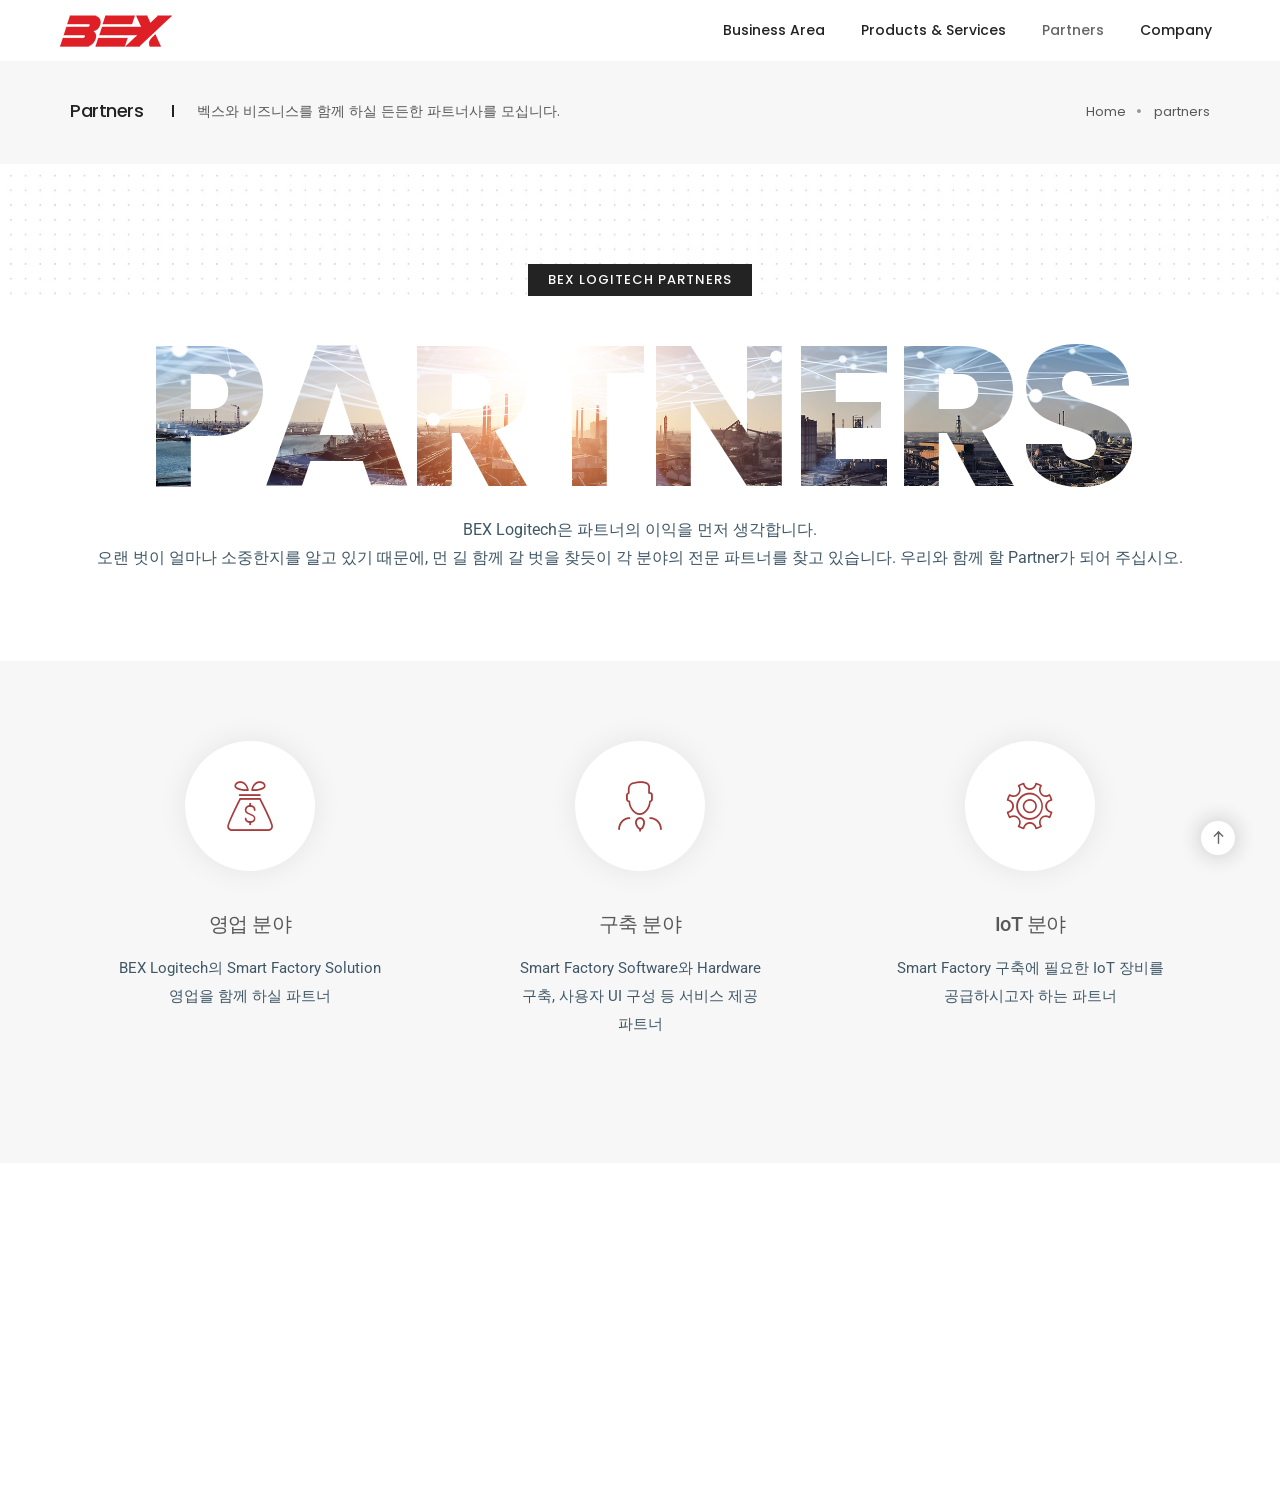
<file: partners.html>
<!DOCTYPE html>
<html class="no-js" lang="en">
  <head>
    <title>Reality that is name of BEX | 벡스</title>
    <meta charset="utf-8" />
    <meta http-equiv="X-UA-Compatible" content="IE=edge" />
    <meta name="author" content="BEX" />
    <meta name="naver-site-verification" content="6af9c95c39e09670003cad0ba8cbf45b49e8c4fb" />
    <meta
      name="viewport"
      content="width=device-width,initial-scale=1.0,maximum-scale=1"
    />
    <meta
      name="description"
      content="smart factory, smart warehouse, smart logistics, AR/VR, BEX logitech"
    />

    <!-- favicon icon -->
    <link rel="shortcut icon" href="images/favicon.ico" />
    <link rel="apple-touch-icon" href="images/apple-touch-icon-57x57.png" />
    <link
      rel="apple-touch-icon"
      sizes="72x72"
      href="images/apple-touch-icon-72x72.png"
    />
    <link
      rel="apple-touch-icon"
      sizes="114x114"
      href="images/apple-touch-icon-114x114.png"
    />

    <!-- style sheets and font icons  -->
    <link rel="stylesheet" type="text/css" href="css/font-icons.min.css" />
    <link rel="stylesheet" type="text/css" href="css/theme-vendors.min.css" />
    <link rel="stylesheet" type="text/css" href="css/style.css" />
    <link rel="stylesheet" type="text/css" href="css/responsive.css" />
    <link rel="stylesheet" type="text/css" href="css/ibex.css" />
  </head>

  <body data-mobile-nav-style="classic">
    <!-- start header -->
    <header>
      <nav
        class="navbar top-space navbar-expand-lg navbar-light bg-white header-light navbar-boxed fixed-top header-reverse-scroll"
      >
        <div class="container-fluid nav-header-container">
          <div class="col-auto col-sm-6 col-lg-2 me-auto ps-lg-0">
            <a class="navbar-brand" href="index.html">
              <img
                src="images/logo-white.png"
                data-at2x="images/logo-white@2x.png"
                class="alt-logo"
                alt=""
              />

              <img
                src="images/logo-black.png"
                data-at2x="images/logo-black@2x.png"
                class="default-logo"
                alt=""
              />
              <img
                src="images/logo-black.png"
                data-at2x="images/logo-black@2x.png"
                class="mobile-logo"
                alt=""
              />
            </a>
          </div>
          <div class="col-auto menu-order px-lg-0">
            <button
              class="navbar-toggler float-end"
              type="button"
              data-bs-toggle="collapse"
              data-bs-target="#navbarNav"
              aria-controls="navbarNav"
              aria-label="Toggle navigation"
            >
              <span class="navbar-toggler-line"></span>
              <span class="navbar-toggler-line"></span>
              <span class="navbar-toggler-line"></span>
              <span class="navbar-toggler-line"></span>
            </button>
            <div class="collapse navbar-collapse" id="navbarNav">
              <ul class="navbar-nav alt-font">
                <li class="nav-item dropdown simple-dropdown">
                  <a href="#" class="nav-link">business area</a>
                  <i
                    class="fa fa-angle-down dropdown-toggle"
                    data-bs-toggle="dropdown"
                  ></i>
                  <ul class="dropdown-menu" role="menu">
                    <li class="dropdown">
                      <a href="biz-warehouse.html">warehouse business</a>
                    </li>
                    <li class="dropdown">
                      <a href="biz-smartfactory.html">smart factory</a>
                    </li>
                    <!--li class="dropdown">
                      <a href="biz-smartwarehouse.html">smart warehouse</a>
                    </li>
                    <li-- class="dropdown">
                      <a href="biz-software.html">software reselling</a>
                    </li-->
                  </ul>
                </li>

                <li class="nav-item dropdown simple-dropdown">
                  <a href="product-warehouse.html" class="nav-link"
                    >products & services</a
                  >
                  <i
                    class="fa fa-angle-down dropdown-toggle"
                    data-bs-toggle="dropdown"
                  ></i>
                  <ul class="dropdown-menu" role="menu">
                    <li class="dropdown">
                      <a href="product-warehouse.html">warehouse services</a>
                    </li>
                    <li class="dropdown">
                      <a href="product-operatochef.html">operato chef</a>
                    </li>
                    <!--li class="dropdown">
                      <a href="product-operatowms.html">operato WMS</a>
                    </li>
                    <li-- class="dropdown">
                      <a href="product-xr.html">AR/VR software</a>
                    </li-->
                  </ul>
                </li>

                <li class="nav-item dropdown simple-dropdown">
                  <a href="partners-alliances.html" class="nav-link"
                    >partners</a
                  >
                  <i
                    class="fa fa-angle-down dropdown-toggle"
                    data-bs-toggle="dropdown"
                  ></i>
                  <ul class="dropdown-menu" role="menu">
                    <li class="dropdown">
                      <a href="partners-alliances.html">alliances</a>
                    </li>
                    <li class="dropdown">
                      <a href="partners.html">partners</a>
                    </li>
                  </ul>
                </li>

                <li class="nav-item dropdown simple-dropdown">
                  <a href="company.html" class="nav-link">company</a>
                </li>
              </ul>
            </div>
          </div>
        </div>
      </nav>
    </header>
    <!-- end header -->

    <div class="main-content">
      <!-- start page title -->
      <section
        class="bg-light-gray padding-40px-tb sm-padding-30px-tb page-title-small"
      >
        <div class="container">
          <div class="row align-items-center justify-content-center">
            <div class="col-xl-8 col-lg-6 text-center text-lg-start">
              <h1
                class="alt-font text-extra-dark-gray font-weight-500 no-margin-bottom d-inline-block"
              >
                Partners
              </h1>
              <span
                class="alt-font text-medium d-block d-md-inline-block sm-margin-5px-top"
                >벡스와 비즈니스를 함께 하실 든든한 파트너사를
                모십니다.</span
              >
            </div>
            <div
              class="col-xl-4 col-lg-6 text-center text-lg-end breadcrumb justify-content-center justify-content-lg-end text-small alt-font md-margin-15px-top"
            >
              <ul>
                <li><a href="index.html">Home</a></li>
                <li><a href="#">partners</a></li>
              </ul>
            </div>
          </div>
        </div>
      </section>

      <!-- start section -->
      <section
        class="fix-background padding-50px-bottom"
        style="background-image: url('images/our-team-bg2.jpg')"
      >
        <div class="container-fluid">
          <div class="row">
            <div class="col-md-12 text-center margin-1-rem-bottom z-index-0">
              <div
                class="tilt-box"
                data-tilt-options='{ "maxTilt": 20, "perspective": 1000, "easing": "cubic-bezier(.03,.98,.52,.99)", "scale": 1, "speed": 500, "transition": true, "reset": true, "glare": false, "maxGlare": 1 }'
              >
                <div class="margin-20px-bottom d-block">
                  <span
                    class="alt-font font-weight-500 text-white text-uppercase text-small letter-spacing-1px bg-extra-dark-gray d-inline-block padding-20px-lr padding-5px-tb"
                    >BEX Logitech partners</span
                  >
                </div>
                <span
                  class="text-extra-big alt-font text-uppercase text-extra-dark-gray font-weight-700 letter-spacing-minus-5px image-mask cover-background xs-letter-spacing-minus-1px"
                  style="background-image: url('images/bigscreen1.png')"
                  >Partners</span
                >
                <p
                  class="d-inline-block letter-spacing-minus-1 text-extra-medium text-center ibex-text-color-dark word-keep"
                >
                  BEX Logitech은 파트너의 이익을 먼저 생각합니다. <br />
                  오랜 벗이 얼마나 소중한지를 알고 있기 때문에, 먼 길 함께 갈
                  벗을 찾듯이 각 분야의 전문 파트너를 찾고 있습니다. 우리와 함께
                  할 Partner가 되어 주십시오.​
                </p>
              </div>
            </div>
          </div>
        </div>
      </section>
      <!-- end section -->

      <!--start content section-->
      <section class="padding-80px-top bg-light-gray">
        <div class="container">
          <div
            class="row row-cols-1 row-cols-lg-3 row-cols-sm-2 justify-content-center"
          >
            <!-- start feature box item -->
            <div class="col md-margin-50px-bottom wow animate__fadeIn">
              <div
                class="feature-box padding-3-rem-lr lg-padding-2-rem-lr sm-padding-1-rem-lr"
              >
                <div
                  class="feature-box-icon feature-box-icon-rounded dark bg-white w-130px h-130px rounded-circle box-shadow-large margin-40px-bottom sm-margin-30px-bottom"
                >
                  <i class="line-icon-Money-Bag icon-large ibex-text-color"></i>
                  <div
                    class="feature-box-icon-hover bg-gradient-magenta-orange rounded-circle"
                  ></div>
                </div>
                <div class="feature-box-content">
                  <h6 class="font-weight-500 margin-15px-bottom d-block">
                    영업 분야
                  </h6>
                  <p class="ibex-text-color-dark line-height-28px">
                    BEX Logitech의 Smart Factory Solution 영업을 함께 하실
                    파트너​
                  </p>
                </div>
              </div>
            </div>
            <!-- end feature box item -->
            <!-- start feature box item -->
            <div
              class="col md-margin-50px-bottom wow animate__fadeIn"
              data-wow-delay="0.2s"
            >
              <div
                class="feature-box padding-3-rem-lr lg-padding-2-rem-lr sm-padding-1-rem-lr"
              >
                <div
                  class="feature-box-icon feature-box-icon-rounded dark bg-white w-130px h-130px rounded-circle box-shadow-large margin-40px-bottom sm-margin-30px-bottom"
                >
                  <i class="line-icon-Talk-Man icon-large ibex-text-color"></i>
                  <div
                    class="feature-box-icon-hover bg-gradient-magenta-orange rounded-circle"
                  ></div>
                </div>
                <div class="feature-box-content">
                  <h6 class="font-weight-500 margin-15px-bottom d-block">
                    구축 분야
                  </h6>
                  <p class="ibex-text-color-dark line-height-28px">
                    Smart Factory Software와 Hardware 구축, 사용자 UI 구성 등
                    서비스 제공 파트너
                  </p>
                </div>
              </div>
            </div>
            <!-- end feature box item -->
            <!-- start feature box item -->
            <div class="col wow animate__fadeIn" data-wow-delay="0.4s">
              <div
                class="feature-box padding-3-rem-lr lg-padding-2-rem-lr sm-padding-1-rem-lr"
              >
                <div
                  class="feature-box-icon feature-box-icon-rounded dark bg-white w-130px h-130px rounded-circle box-shadow-large margin-40px-bottom sm-margin-30px-bottom"
                >
                  <i class="line-icon-Gear-2 icon-large ibex-text-color"></i>
                  <div
                    class="feature-box-icon-hover bg-gradient-magenta-orange rounded-circle"
                  ></div>
                </div>
                <div class="feature-box-content">
                  <h6 class="font-weight-500 margin-15px-bottom d-block">
                    IoT 분야
                  </h6>
                  <p class="ibex-text-color-dark line-height-28px">
                    Smart Factory 구축에 필요한 IoT 장비를 공급하시고자 하는
                    파트너
                  </p>
                </div>
              </div>
            </div>
            <!-- end feature box item -->
          </div>
        </div>
      </section>
      <!--end content section-->
    </div>

    <!-- start footer -->
    <footer
      class="bg-dark-slate-blue padding-10-half-rem-tb md-padding-8-half-rem-tb footer-sticky"
    >
      <div class="container">
        <div class="row justify-content-center">
          <div class="col-12 col-lg-8 text-center">
            <h4
              class="alt-font text-slate-blue-light font-weight-300 margin-10px-bottom d-block letter-spacing-minus-2px"
            >
              New creative ideas send us an email
            </h4>
            <h4 class="alt-font font-weight-600 margin-4-rem-bottom">
              <a
                href="mailto:partners@bexlo.co.kr"
                class="text-gradient-sky-blue-dark-pink"
                >partners@bexlo.co.kr</a
              >
            </h4>
            <p
              class="alt-font text-small text-slate-blue-light text-uppercase m-0"
            >
              © <strong>BEX.</strong> Inc. All rights reserved.
            </p>
          </div>
        </div>
      </div>
    </footer>
    <!-- end footer -->

    <!-- start scroll to top -->
    <a class="scroll-top-arrow" href="javascript:void(0);"
      ><i class="feather icon-feather-arrow-up"></i
    ></a>
    <!-- end scroll to top -->
    <!-- javascript -->
    <script type="text/javascript" src="js/jquery.min.js"></script>
    <script type="text/javascript" src="js/theme-vendors.min.js"></script>
    <script type="text/javascript" src="js/main.js"></script>
  </body>
</html>
</file>
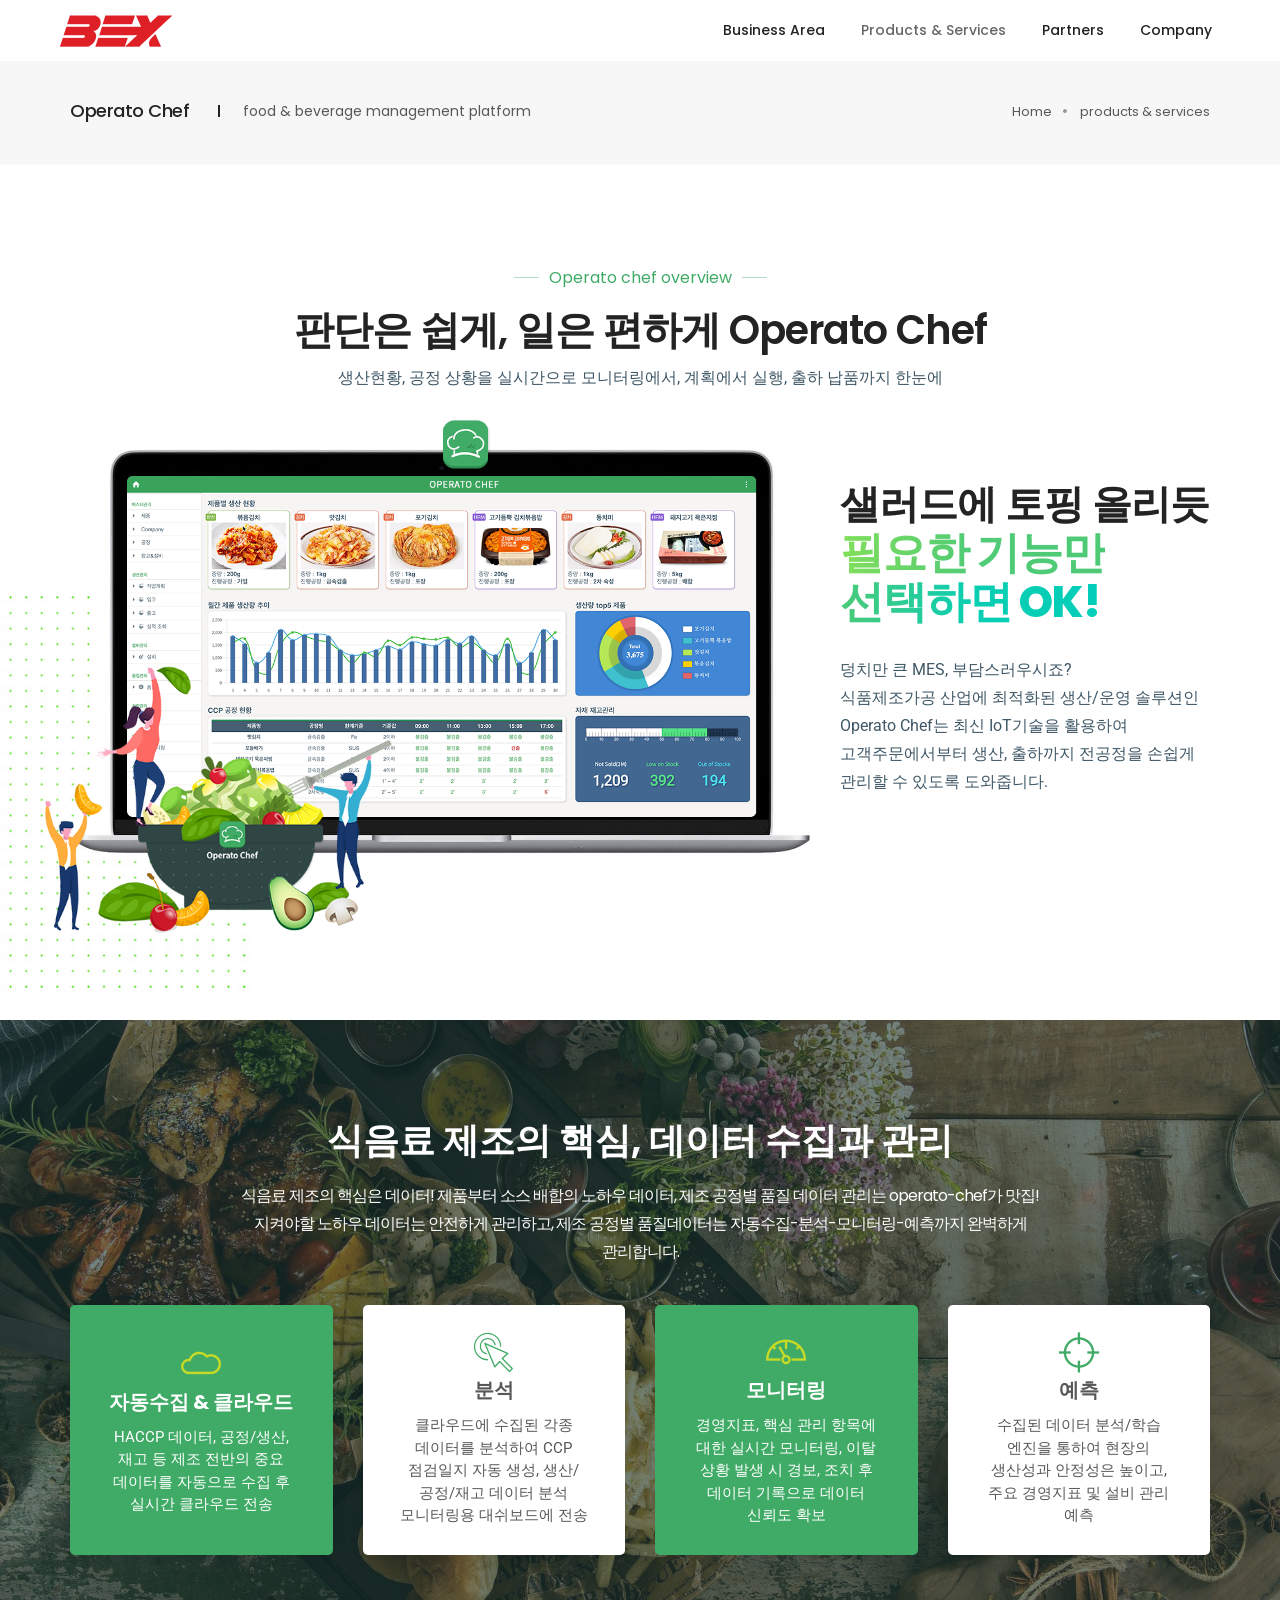
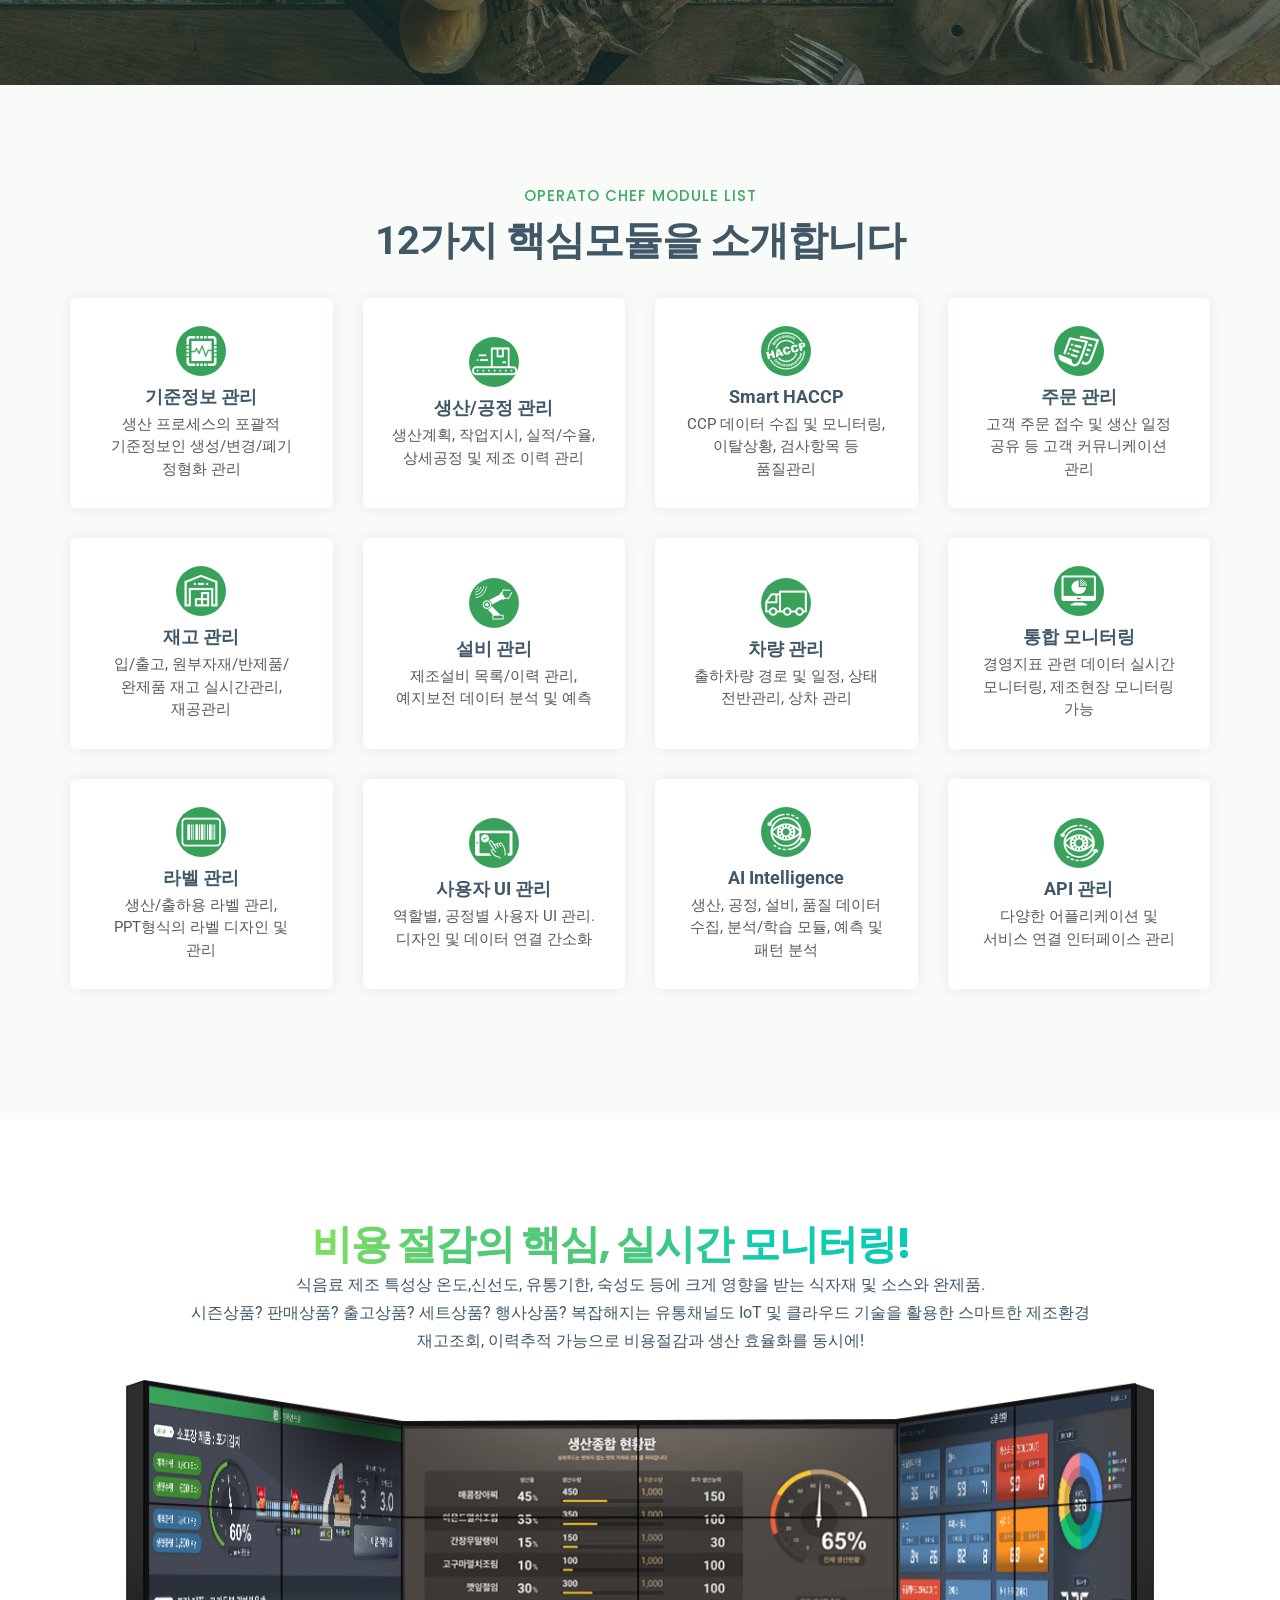
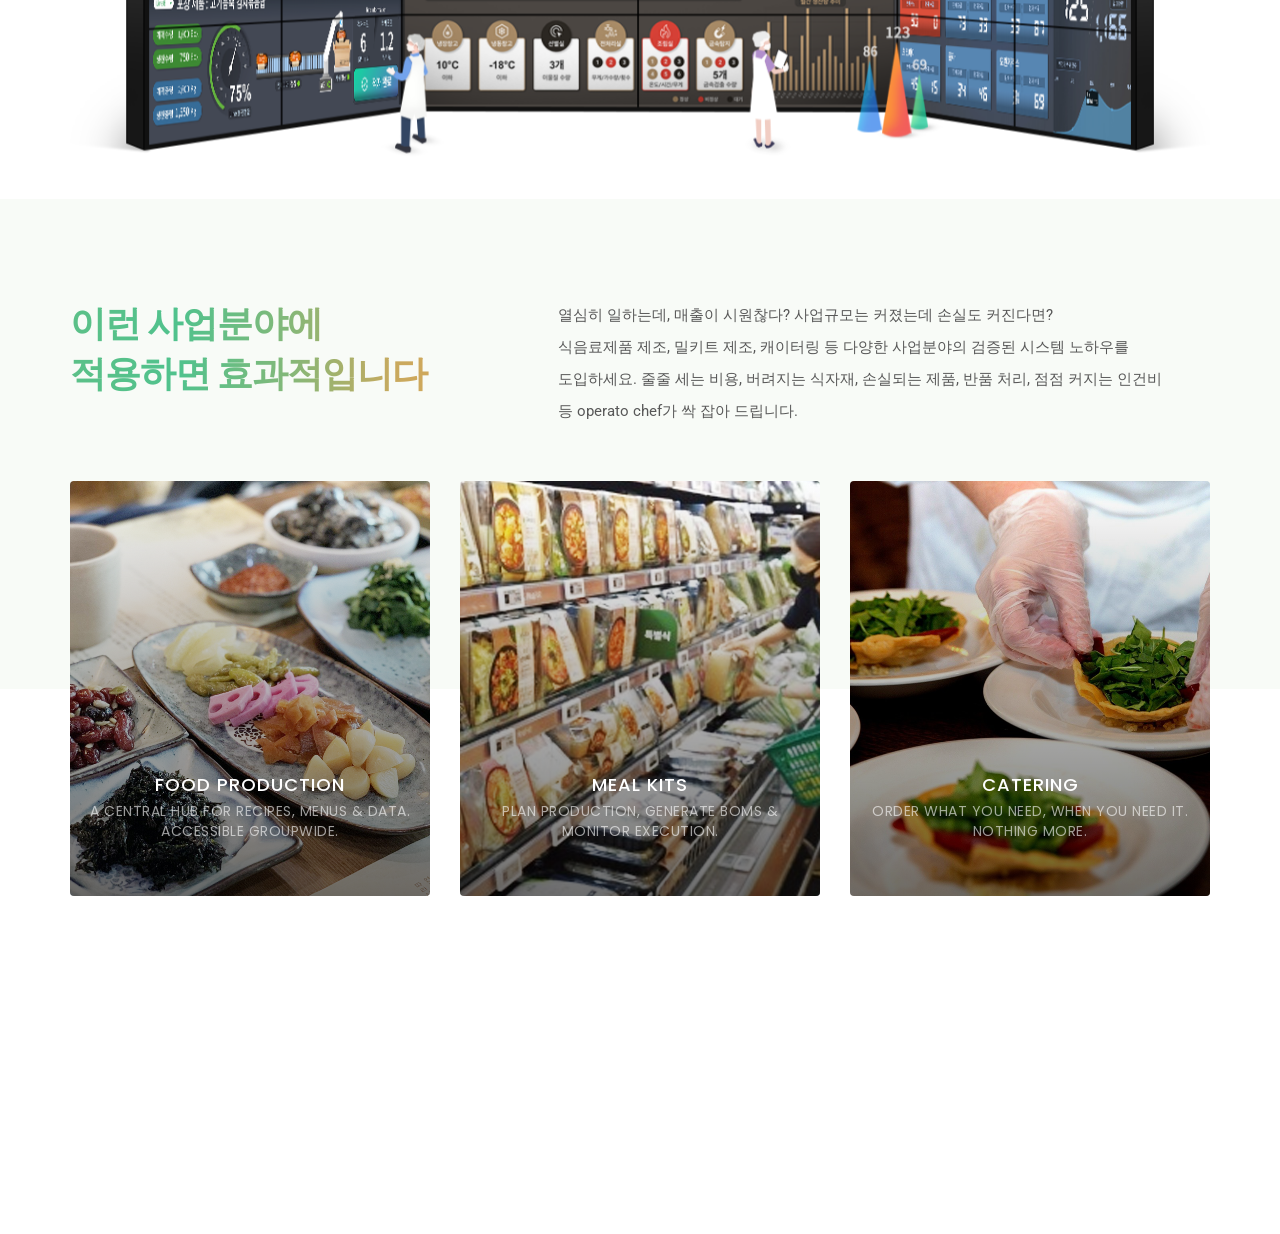
<file: product-operatochef.html>
<!DOCTYPE html>
<html class="no-js" lang="en">
  <head>
    <title>Reality that is name of BEX | 벡스</title>
    <meta charset="utf-8" />
    <meta http-equiv="X-UA-Compatible" content="IE=edge" />
    <meta name="author" content="BEX" />
    <meta name="naver-site-verification" content="6af9c95c39e09670003cad0ba8cbf45b49e8c4fb" />
    <meta
      name="viewport"
      content="width=device-width,initial-scale=1.0,maximum-scale=1"
    />
    <meta
      name="description"
      content="smart factory, smart warehouse, smart logistics, AR/VR, BEX logitech"
    />

    <!-- favicon icon -->
    <link rel="shortcut icon" href="images/favicon.ico" />
    <link rel="apple-touch-icon" href="images/apple-touch-icon-57x57.png" />
    <link
      rel="apple-touch-icon"
      sizes="72x72"
      href="images/apple-touch-icon-72x72.png"
    />
    <link
      rel="apple-touch-icon"
      sizes="114x114"
      href="images/apple-touch-icon-114x114.png"
    />

    <!-- style sheets and font icons  -->
    <link rel="stylesheet" type="text/css" href="css/font-icons.min.css" />
    <link rel="stylesheet" type="text/css" href="css/theme-vendors.min.css" />
    <link rel="stylesheet" type="text/css" href="css/style.css" />
    <link rel="stylesheet" type="text/css" href="css/responsive.css" />
    <link rel="stylesheet" type="text/css" href="css/ibex.css" />
  </head>

  <body data-mobile-nav-style="classic">
    <!-- start header -->
    <header>
      <nav
        class="navbar top-space navbar-expand-lg navbar-light bg-white header-light navbar-boxed fixed-top header-reverse-scroll"
      >
        <div class="container-fluid nav-header-container">
          <div class="col-auto col-sm-6 col-lg-2 me-auto ps-lg-0">
            <a class="navbar-brand" href="index.html">
              <img
                src="images/logo-white.png"
                data-at2x="images/logo-white@2x.png"
                class="alt-logo"
                alt=""
              />

              <img
                src="images/logo-black.png"
                data-at2x="images/logo-black@2x.png"
                class="default-logo"
                alt=""
              />
              <img
                src="images/logo-black.png"
                data-at2x="images/logo-black@2x.png"
                class="mobile-logo"
                alt=""
              />
            </a>
          </div>
          <div class="col-auto menu-order px-lg-0">
            <button
              class="navbar-toggler float-end"
              type="button"
              data-bs-toggle="collapse"
              data-bs-target="#navbarNav"
              aria-controls="navbarNav"
              aria-label="Toggle navigation"
            >
              <span class="navbar-toggler-line"></span>
              <span class="navbar-toggler-line"></span>
              <span class="navbar-toggler-line"></span>
              <span class="navbar-toggler-line"></span>
            </button>
            <div class="collapse navbar-collapse" id="navbarNav">
              <ul class="navbar-nav alt-font">
                <li class="nav-item dropdown simple-dropdown">
                  <a href="#" class="nav-link">business area</a>
                  <i
                    class="fa fa-angle-down dropdown-toggle"
                    data-bs-toggle="dropdown"
                  ></i>
                  <ul class="dropdown-menu" role="menu">
                    <li class="dropdown">
                      <a href="biz-warehouse.html">warehouse business</a>
                    </li>
                    <li class="dropdown">
                      <a href="biz-smartfactory.html">smart factory</a>
                    </li>
                    <!--li class="dropdown">
                      <a href="biz-smartwarehouse.html">smart warehouse</a>
                    </li>
                    <li-- class="dropdown">
                      <a href="biz-software.html">software reselling</a>
                    </li-->
                  </ul>
                </li>

                <li class="nav-item dropdown simple-dropdown">
                  <a href="product-warehouse.html" class="nav-link"
                    >products & services</a
                  >
                  <i
                    class="fa fa-angle-down dropdown-toggle"
                    data-bs-toggle="dropdown"
                  ></i>
                  <ul class="dropdown-menu" role="menu">
                    <li class="dropdown">
                      <a href="product-warehouse.html">warehouse services</a>
                    </li>
                    <li class="dropdown">
                      <a href="product-operatochef.html">operato chef</a>
                    </li>
                    <!--li class="dropdown">
                      <a href="product-operatowms.html">operato WMS</a>
                    </li>
                    <li-- class="dropdown">
                      <a href="product-xr.html">AR/VR software</a>
                    </li-->
                  </ul>
                </li>

                <li class="nav-item dropdown simple-dropdown">
                  <a href="partners-alliances.html" class="nav-link"
                    >partners</a
                  >
                  <i
                    class="fa fa-angle-down dropdown-toggle"
                    data-bs-toggle="dropdown"
                  ></i>
                  <ul class="dropdown-menu" role="menu">
                    <li class="dropdown">
                      <a href="partners-alliances.html">alliances</a>
                    </li>
                    <li class="dropdown">
                      <a href="partners.html">partners</a>
                    </li>
                  </ul>
                </li>

                <li class="nav-item dropdown simple-dropdown">
                  <a href="company.html" class="nav-link">company</a>
                </li>
              </ul>
            </div>
          </div>
        </div>
      </nav>
    </header>
    <!-- end header -->

    <div class="main-content">
      <!-- start page title -->
      <section
        class="bg-light-gray padding-40px-tb sm-padding-30px-tb page-title-small"
      >
        <div class="container">
          <div class="row align-items-center justify-content-center">
            <div class="col-xl-8 col-lg-6 text-center text-lg-start">
              <h1
                class="alt-font text-extra-dark-gray font-weight-500 no-margin-bottom d-inline-block"
              >
                operato chef
              </h1>
              <span
                class="alt-font text-medium d-block d-md-inline-block sm-margin-5px-top"
                >food & beverage management platform</span
              >
            </div>
            <div
              class="col-xl-4 col-lg-6 text-center text-lg-end breadcrumb justify-content-center justify-content-lg-end text-small alt-font md-margin-15px-top"
            >
              <ul>
                <li><a href="index.html">Home</a></li>
                <li><a href="#">products & services</a></li>
              </ul>
            </div>
          </div>
        </div>
      </section>

      <!-- start overview section -->
      <section
        class="big-section cover-background"
        style="
          background-image: url('images/home-corporate-hand-crafted-bg.jpg');
        "
      >
        <div class="container">
          <div class="row align-items-center">
            <div
              class="d-flex flex-row align-items-center justify-content-center text-center margin-15px-bottom"
            >
              <span
                class="w-25px h-1px ibex-background-color-deep-green opacity-4"
              ></span>
              <div
                class="alt-font text-extra-medium ibex-text-color-deep-green padding-10px-lr"
              >
                Operato chef overview
              </div>
              <span
                class="w-25px h-1px ibex-background-color-deep-green opacity-4"
              ></span>
            </div>
            <h4
              class="alt-font font-weight-600 text-extra-dark-gray letter-spacing-minus-1px margin-10px-bottom text-center"
            >
              판단은 쉽게, 일은 편하게 Operato Chef
            </h4>
            <p
              class="d-inline-block letter-spacing-minus-1 text-extra-medium text-center ibex-text-color-dark"
            >
              생산현황, 공정 상황을 실시간으로 모니터링에서, 계획에서 실행, 출하
              납품까지 한눈에​
            </p>
          </div>
          <div class="row align-items-center justify-content-center">
            <div
              class="col-12 col-lg-6 position-relative md-margin-9-rem-bottom wow animate__fadeIn"
              style="flex: 2"
            >
              <div class="w-100 overflow-hidden position-relative xs-w-80">
                <img src="images/product-chef-overview1-1.png" alt="" />
              </div>
              <div
                class="position-absolute left-minus-10px bottom-minus-20px w-45 lg-bottom-minus-30px xs-right-15px"
                data-wow-delay="0.2s"
                data-parallax-layout-ratio="1.1"
              >
                <img src="images/product-chef-overview1.png" alt="" />
              </div>
            </div>
            <div class="col-12 col-xl-4 col-lg-6" style="flex: 1">
              <h4
                class="alt-font text-extra-dark-gray letter-spacing-minus-1px font-weight-600 margin-2-rem-bottom md-margin-1-rem-bottom wow animate__fadeIn"
              >
                샐러드에 토핑 올리듯<br /><span
                  class="text-gradient-fuego-turquoise font-weight-800"
                  style="font-size: 1.1em"
                >
                  필요한 기능만 선택하면 OK!</span
                >
              </h4>
              <div class="row">
                <!-- start feature box item -->
                <div class="col-12 wow animate__fadeIn" data-wow-delay="0.2s">
                  <div class="feature-box feature-box-left-icon">
                    <div class="feature-box-content last-paragraph-no-margin">
                      <span
                        class="ibex-text-color-dark text-extra-medium d-block word-keep"
                        >덩치만 큰 MES, 부담스러우시죠?<br />식품제조가공 산업에
                        최적화된 생산/운영 솔루션인 Operato Chef는 최신
                        IoT기술을 활용하여 고객주문에서부터 생산, 출하까지
                        전공정을 손쉽게 관리할 수 있도록 도와줍니다.</span
                      >
                    </div>
                  </div>
                </div>
                <!-- end feature box item -->
              </div>
            </div>
          </div>
        </div>
      </section>
      <!-- end overview section -->

      <!-- start quality data section -->
      <section
        class="bg-light-blue cover-background"
        style="background-image: url('images/bg-quality-data-free.png')"
      >
        <div class="container">
          <div class="row justify-content-center wow animate__fadeIn">
            <div
              class="col-12 col-xl-9 col-lg-9 col-sm-9 text-center margin-1-rem-bottom md-margin-5-rem-bottom"
            >
              <span
                class="d-inline-block alt-font title-small text-white font-weight-700 margin-20px-bottom sm-margin-15px-bottom"
                >식음료 제조의 핵심, 데이터 수집과 관리</span
              >
              <p
                class="alt-font text-white text-extra-medium text-extra-dark-gray letter-spacing-minus-1px"
              >
                식음료 제조의 핵심은 데이터! 제품부터 소스 배합의 노하우 데이터,
                제조 공정별 품질 데이터 관리는 operato-chef가 맛집!<br />지켜야할
                노하우 데이터는 안전하게 관리하고, 제조 공정별 품질데이터는
                자동수집-분석-모니터링-예측까지 완벽하게 관리합니다.
              </p>
            </div>
          </div>
          <div class="row justify-content-center">
            <!-- start feature box item -->
            <div
              class="col-12 col-lg-3 col-md-6 margin-30px-bottom xs-margin-15px-bottom wow animate__fadeIn"
            >
              <div
                class="feature-box h-100 border-radius-5px ibex-background-color-deep-green { box-shadow-small box-shadow-extra-large-hover overflow-hidden padding-2-rem-all"
              >
                <div class="feature-box-icon">
                  <i class="ti-cloud icon-medium text-yellowish-green"></i>
                </div>
                <div class="feature-box-content last-paragraph-no-margin">
                  <span
                    class="alt-font font-weight-700 margin-10px-bottom d-block text-white text-extra-large"
                    >자동수집 & 클라우드</span
                  >
                  <p class="text-white">
                    HACCP 데이터, 공정/생산, 재고 등 제조 전반의 중요 데이터를
                    자동으로 수집 후 실시간 클라우드 전송
                  </p>
                </div>
              </div>
            </div>
            <!-- end feature box item -->
            <!-- start feature box item -->
            <div
              class="col-12 col-lg-3 col-md-6 margin-30px-bottom xs-margin-15px-bottom wow animate__fadeIn"
              data-wow-delay="0.2s"
            >
              <div
                class="feature-box h-100 border-radius-5px bg-white box-shadow-small box-shadow-extra-large-hover overflow-hidden padding-2-rem-all"
              >
                <div class="feature-box-icon">
                  <i
                    class="line-icon-Cursor-Click2 icon-medium ibex-text-color-deep-green"
                  ></i>
                </div>
                <div class="feature-box-content last-paragraph-no-margin">
                  <span
                    class="alt-font font-weight-700 margin-10px-bottom d-block text-extra-large"
                    >분석</span
                  >
                  <p>
                    클라우드에 수집된 각종 데이터를 분석하여 CCP 점검일지 자동
                    생성, 생산/공정/재고 데이터 분석 모니터링용 대쉬보드에 전송
                  </p>
                </div>
              </div>
            </div>
            <!-- end feature box item -->

            <!-- start feature box item -->
            <div
              class="col-12 col-lg-3 col-md-6 margin-30px-bottom xs-margin-15px-bottom wow animate__fadeIn"
              data-wow-delay="0.2s"
            >
              <div
                class="feature-box h-100 border-radius-5px ibex-background-color-deep-green { box-shadow-small box-shadow-extra-large-hover overflow-hidden padding-2-rem-all"
              >
                <div class="feature-box-icon">
                  <i class="ti-dashboard icon-medium text-yellowish-green"></i>
                </div>
                <div class="feature-box-content last-paragraph-no-margin">
                  <span
                    class="alt-font font-weight-700 margin-10px-bottom d-block text-extra-large text-white"
                    >모니터링</span
                  >
                  <p class="text-white">
                    경영지표, 핵심 관리 항목에 대한 실시간 모니터링, 이탈 상황
                    발생 시 경보, 조치 후 데이터 기록으로 데이터 신뢰도 확보
                  </p>
                </div>
              </div>
            </div>
            <!-- end feature box item -->

            <!-- start feature box item -->
            <div
              class="col-12 col-lg-3 col-md-6 margin-30px-bottom xs-margin-15px-bottom wow animate__fadeIn"
              data-wow-delay="0.2s"
            >
              <div
                class="feature-box h-100 border-radius-5px bg-white box-shadow-small box-shadow-extra-large-hover overflow-hidden padding-2-rem-all"
              >
                <div class="feature-box-icon">
                  <i
                    class="ti-target icon-medium ibex-text-color-deep-green"
                  ></i>
                </div>
                <div class="feature-box-content last-paragraph-no-margin">
                  <span
                    class="alt-font font-weight-700 margin-10px-bottom d-block text-extra-large"
                    >예측</span
                  >
                  <p>
                    수집된 데이터 분석/학습 엔진을 통하여 현장의 생산성과
                    안정성은 높이고, 주요 경영지표 및 설비 관리 예측
                  </p>
                </div>
              </div>
            </div>
            <!-- end feature box item -->
          </div>
        </div>
      </section>
      <!-- end quality data section -->

      <!-- start function section -->
      <section class="bg-transparent-deep-green1 chef-modules">
        <div class="container">
          <div class="row justify-content-center">
            <div
              class="col-12 col-xl-6 col-lg-7 col-md-8 col-sm-10 text-center margin-2-rem-bottom sm-margin-1-rem-bottom"
            >
              <span
                class="alt-font font-weight-500 ibex-text-color-deep-green text-uppercase d-block margin-10px-bottom letter-spacing-1px"
                >operato chef module list</span
              >
              <h4
                class="ibex-text-color-dark font-weight-700 letter-spacing-minus-1px"
              >
                12가지 핵심모듈을 소개합니다
              </h4>
            </div>
          </div>
          <div class="row row-cols-1 row-cols-lg-4 row-cols-sm-2">
            <!-- start feature box item -->
            <div
              class="col margin-30px-bottom xs-margin-15px-bottom wow animate__fadeIn"
            >
              <div
                class="feature-box bg-white box-shadow-small box-shadow-large-hover border-radius-6px padding-2-rem-all"
              >
                <div
                  class="feature-box-icon moduleicon-chef margin-10px-bottom"
                >
                  <img class="" src="images/moduleicon-01.png" alt="" />
                </div>
                <div class="feature-box-content last-paragraph-no-margin">
                  <span
                    class="font-weight-700 text-large margin-5px-bottom d-block ibex-text-color-dark"
                    >기준정보 관리</span
                  >
                  <p>
                    생산 프로세스의 포괄적 기준정보인 생성/변경/폐기 정형화 관리
                  </p>
                </div>
              </div>
            </div>
            <!-- end feature box item -->
            <!-- start feature box item -->
            <div
              class="col margin-30px-bottom xs-margin-15px-bottom wow animate__fadeIn"
              data-wow-delay="0.2s"
            >
              <div
                class="feature-box bg-white box-shadow-small box-shadow-large-hover border-radius-6px padding-2-rem-all"
              >
                <div
                  class="feature-box-icon moduleicon-chef margin-10px-bottom"
                >
                  <img class="" src="images/moduleicon-02.png" alt="" />
                </div>
                <div class="feature-box-content last-paragraph-no-margin">
                  <span
                    class="font-weight-700 text-large margin-5px-bottom d-block ibex-text-color-dark"
                    >생산/공정 관리</span
                  >
                  <p>
                    생산계획, 작업지시, 실적/수율, 상세공정 및 제조 이력 관리
                  </p>
                </div>
              </div>
            </div>
            <!-- end feature box item -->
            <!-- start feature box item -->
            <div
              class="col margin-30px-bottom xs-margin-15px-bottom wow animate__fadeIn"
              data-wow-delay="0.6s"
            >
              <div
                class="feature-box bg-white box-shadow-small box-shadow-large-hover border-radius-6px padding-2-rem-all"
              >
                <div
                  class="feature-box-icon moduleicon-chef margin-10px-bottom"
                >
                  <img class="" src="images/moduleicon-03.png" alt="" />
                </div>
                <div class="feature-box-content last-paragraph-no-margin">
                  <span
                    class="font-weight-700 text-large margin-5px-bottom d-block ibex-text-color-dark"
                    >Smart HACCP</span
                  >
                  <p>
                    CCP 데이터 수집 및 모니터링, 이탈상황, 검사항목 등 품질관리
                  </p>
                </div>
              </div>
            </div>
            <!-- end feature box item -->
            <!-- start feature box item -->
            <div
              class="col margin-30px-bottom xs-margin-15px-bottom wow animate__fadeIn"
              data-wow-delay="0.8s"
            >
              <div
                class="feature-box bg-white box-shadow-small box-shadow-large-hover border-radius-6px padding-2-rem-all"
              >
                <div
                  class="feature-box-icon moduleicon-chef margin-10px-bottom"
                >
                  <img class="" src="images/moduleicon-04.png" alt="" />
                </div>
                <div class="feature-box-content last-paragraph-no-margin">
                  <span
                    class="font-weight-700 text-large margin-5px-bottom d-block ibex-text-color-dark"
                    >주문 관리</span
                  >
                  <p>
                    고객 주문 접수 및 생산 일정 공유 등 고객 커뮤니케이션 관리
                  </p>
                </div>
              </div>
            </div>
            <!-- end feature box item -->
            <!-- start feature box item -->
            <div
              class="col margin-30px-bottom xs-margin-15px-bottom wow animate__fadeIn"
              data-wow-delay="1.0s"
            >
              <div
                class="feature-box bg-white box-shadow-small box-shadow-large-hover border-radius-6px padding-2-rem-all"
              >
                <div
                  class="feature-box-icon moduleicon-chef margin-10px-bottom"
                >
                  <img class="" src="images/moduleicon-05.png" alt="" />
                </div>
                <div class="feature-box-content last-paragraph-no-margin">
                  <span
                    class="font-weight-700 text-large margin-5px-bottom d-block ibex-text-color-dark"
                    >재고 관리</span
                  >
                  <p>
                    입/출고, 원부자재/반제품/완제품 재고 실시간관리, 재공관리
                  </p>
                </div>
              </div>
            </div>
            <!-- end feature box item -->
            <!-- start feature box item -->
            <div
              class="col margin-30px-bottom xs-margin-15px-bottom wow animate__fadeIn"
              data-wow-delay="1.2s"
            >
              <div
                class="feature-box bg-white box-shadow-small box-shadow-large-hover border-radius-6px padding-2-rem-all"
              >
                <div
                  class="feature-box-icon moduleicon-chef margin-10px-bottom"
                >
                  <img class="" src="images/moduleicon-06.png" alt="" />
                </div>
                <div class="feature-box-content last-paragraph-no-margin">
                  <span
                    class="font-weight-700 text-large margin-5px-bottom d-block ibex-text-color-dark"
                    >설비 관리</span
                  >
                  <p>제조설비 목록/이력 관리, 예지보전 데이터 분석 및 예측</p>
                </div>
              </div>
            </div>
            <!-- end feature box item -->
            <!-- start feature box item -->
            <div
              class="col margin-30px-bottom xs-margin-15px-bottom wow animate__fadeIn"
              data-wow-delay="1.4s"
            >
              <div
                class="feature-box bg-white box-shadow-small box-shadow-large-hover border-radius-6px padding-2-rem-all"
              >
                <div
                  class="feature-box-icon moduleicon-chef margin-10px-bottom"
                >
                  <img class="" src="images/moduleicon-07.png" alt="" />
                </div>
                <div class="feature-box-content last-paragraph-no-margin">
                  <span
                    class="font-weight-700 text-large margin-5px-bottom d-block ibex-text-color-dark"
                    >차량 관리</span
                  >
                  <p>출하차량 경로 및 일정, 상태 전반관리, 상차 관리</p>
                </div>
              </div>
            </div>
            <!-- end feature box item -->
            <!-- start feature box item -->
            <div
              class="col margin-30px-bottom xs-margin-15px-bottom wow animate__fadeIn"
              data-wow-delay="1.6s"
            >
              <div
                class="feature-box bg-white box-shadow-small box-shadow-large-hover border-radius-6px padding-2-rem-all"
              >
                <div
                  class="feature-box-icon moduleicon-chef margin-10px-bottom"
                >
                  <img class="" src="images/moduleicon-08.png" alt="" />
                </div>
                <div class="feature-box-content last-paragraph-no-margin">
                  <span
                    class="font-weight-700 text-large margin-5px-bottom d-block ibex-text-color-dark"
                    >통합 모니터링</span
                  >
                  <p>
                    경영지표 관련 데이터 실시간 모니터링, 제조현장 모니터링 가능
                  </p>
                </div>
              </div>
            </div>
            <!-- end feature box item -->
            <!-- start feature box item -->
            <div
              class="col margin-30px-bottom xs-margin-15px-bottom wow animate__fadeIn"
              data-wow-delay="1.8s"
            >
              <div
                class="feature-box bg-white box-shadow-small box-shadow-large-hover border-radius-6px padding-2-rem-all"
              >
                <div
                  class="feature-box-icon moduleicon-chef margin-10px-bottom"
                >
                  <img class="" src="images/moduleicon-09.png" alt="" />
                </div>
                <div class="feature-box-content last-paragraph-no-margin">
                  <span
                    class="font-weight-700 text-large margin-5px-bottom d-block ibex-text-color-dark"
                    >라벨 관리</span
                  >
                  <p>생산/출하용 라벨 관리, PPT형식의 라벨 디자인 및 관리</p>
                </div>
              </div>
            </div>
            <!-- end feature box item -->
            <!-- start feature box item -->
            <div
              class="col margin-30px-bottom xs-margin-15px-bottom wow animate__fadeIn"
              data-wow-delay="2.0s"
            >
              <div
                class="feature-box bg-white box-shadow-small box-shadow-large-hover border-radius-6px padding-2-rem-all"
              >
                <div
                  class="feature-box-icon moduleicon-chef margin-10px-bottom"
                >
                  <img class="" src="images/moduleicon-10.png" alt="" />
                </div>
                <div class="feature-box-content last-paragraph-no-margin">
                  <span
                    class="font-weight-700 text-large margin-5px-bottom d-block ibex-text-color-dark"
                    >사용자 UI 관리</span
                  >
                  <p>
                    역할별, 공정별 사용자 UI 관리. 디자인 및 데이터 연결 간소화
                  </p>
                </div>
              </div>
            </div>
            <!-- end feature box item -->
            <!-- start feature box item -->
            <div
              class="col margin-30px-bottom xs-margin-15px-bottom wow animate__fadeIn"
              data-wow-delay="2.2s"
            >
              <div
                class="feature-box bg-white box-shadow-small box-shadow-large-hover border-radius-6px padding-2-rem-all"
              >
                <div
                  class="feature-box-icon moduleicon-chef margin-10px-bottom"
                >
                  <img class="" src="images/moduleicon-11.png" alt="" />
                </div>
                <div class="feature-box-content last-paragraph-no-margin">
                  <span
                    class="font-weight-700 text-large margin-5px-bottom d-block ibex-text-color-dark"
                    >AI Intelligence</span
                  >
                  <p>
                    생산, 공정, 설비, 품질 데이터 수집, 분석/학습 모듈, 예측 및
                    패턴 분석
                  </p>
                </div>
              </div>
            </div>
            <!-- end feature box item -->
            <!-- start feature box item -->
            <div
              class="col margin-30px-bottom xs-margin-15px-bottom wow animate__fadeIn"
              data-wow-delay="2.4s"
            >
              <div
                class="feature-box bg-white box-shadow-small box-shadow-large-hover border-radius-6px padding-2-rem-all"
              >
                <div
                  class="feature-box-icon moduleicon-chef margin-10px-bottom"
                >
                  <img class="" src="images/moduleicon-11.png" alt="" />
                </div>
                <div class="feature-box-content last-paragraph-no-margin">
                  <span
                    class="font-weight-700 text-large margin-5px-bottom d-block ibex-text-color-dark"
                    >API 관리</span
                  >
                  <p>다양한 어플리케이션 및 서비스 연결 인터페이스 관리</p>
                </div>
              </div>
            </div>
            <!-- end feature box item -->
          </div>
        </div>
      </section>
      <!-- end function section -->

      <!-- start inventory section -->
      <section class="big-section" style="padding-bottom: 0">
        <div class="container">
          <div
            class="row align-items-center justify-content-center z-index-0 position-relative"
          >
            <div class="col-12 text-center">
              <h5
                class="alt-font font-weight-700 letter-spacing-minus-1px w-95 text-gradient-peacock-blue-crome-yellow-2 m-md-0 lg-w-100 sm-line-height-32px title-small line-height-50px"
              >
                <span
                  class="text-gradient-fuego-turquoise font-weight-700"
                  style="font-size: 1.1em"
                >
                  비용 절감의 핵심, 실시간 모니터링!</span
                >
              </h5>
              <p
                class="ibex-text-color-dark text-extra-medium d-block word-keep"
              >
                식음료 제조 특성상 온도,신선도, 유통기한, 숙성도 등에 크게
                영향을 받는 식자재 및 소스와 완제품.<br />
                시즌상품? 판매상품? 출고상품? 세트상품? 행사상품? 복잡해지는
                유통채널도 IoT 및 클라우드 기술을 활용한 스마트한 제조환경<br />
                재고조회, 이력추적 가능으로 비용절감과 생산 효율화를 동시에!
              </p>
            </div>
            <div
              class="col-12 wow animate__zoomIn tilt-box margin-3-rem-bottom md-margin-3-rem-bottom"
              data-wow-delay="0.4s"
              data-tilt-options='{ "maxTilt": 20, "perspective": 1000, "easing": "cubic-bezier(.03,.98,.52,.99)", "scale": 1, "speed": 500, "transition": true, "reset": true, "glare": false, "maxGlare": 1 }'
            >
              <img src="images/monitoring.png" />
            </div>
          </div>
        </div>
      </section>
      <!-- end inventory section -->

      <!-- start business area section -->
      <section
        class="big-section bg-transparent-deep-green1 overlap-height overflow-visible md-no-overlap-section"
        style="max-height: 490px"
      >
        <div class="container">
          <div class="row overlap-gap-section md-margin-6-rem-top">
            <div
              class="col-12 col-md-5 wow animate__fadeIn"
              data-wow-delay="0.1s"
            >
              <h5
                class="alt-font font-weight-700 letter-spacing-minus-1px w-95 text-gradient-peacock-blue-crome-yellow-2 m-md-0 lg-w-100 sm-line-height-32px title-small line-height-50px"
              >
                이런 사업분야에<br />적용하면 효과적입니다
              </h5>
            </div>
            <div
              class="col-12 col-md-7 wow animate__fadeIn"
              data-wow-delay="0.3s"
            >
              <p class="line-height-32px w-95">
                열심히 일하는데, 매출이 시원찮다? 사업규모는 커졌는데 손실도
                커진다면? <br />식음료제품 제조, 밀키트 제조, 캐이터링 등 다양한
                사업분야의 검증된 시스템 노하우를 도입하세요. 줄줄 세는 비용,
                버려지는 식자재, 손실되는 제품, 반품 처리, 점점 커지는 인건비 등
                operato chef가 싹 잡아 드립니다.
              </p>
            </div>
          </div>
        </div>
      </section>
      <!-- end section -->
      <!-- start section -->
      <section class="pt-lg-0 pb-0 overflow-visible">
        <div class="container">
          <div class="row justify-content-center overlap-section">
            <!-- start rotate box item -->
            <div
              class="col-12 col-lg-4 col-md-6 col-sm-8 md-margin-30px-bottom xs-margin-15px-bottom wow animate__flipInY"
              data-wow-delay="0.2s"
            >
              <div class="rm-rotate-box text-center">
                <div class="flipper to-left">
                  <div class="thumb-wrap">
                    <div
                      class="front border-radius-4px overflow-hidden"
                      style="
                        background-image: url('images/bizarea-01-free.png');
                      "
                    >
                      <div
                        class="opacity-extra-medium-2 bg-transparent-gradiant-white-black"
                      ></div>
                      <div class="content-wrap padding-15px-lr">
                        <span
                          class="text-white text-large letter-spacing-1px margin-5px-bottom text-uppercase alt-font d-inline-block font-weight-500"
                          >food production</span
                        >
                        <span
                          class="text-white opacity-6 text-medium text-uppercase letter-spacing-1-half alt-font d-block"
                          >A central hub for recipes, menus & data. Accessible
                          groupwide.</span
                        >
                      </div>
                    </div>
                    <div class="back border-radius-4px overflow-hidden">
                      <div class="overlay-bg bg-gradient-sky-blue-pink"></div>
                      <div
                        class="content-wrap padding-60px-all lg-padding-30px-lr md-padding-40px-lr xs-padding-30px-all"
                      >
                        <i
                          class="icon-simple-line-social-dropbox icon-large text-white margin-35px-bottom xs-margin-25px-bottom"
                        ></i>
                        <span
                          class="text-white text-extra-medium letter-spacing-1px font-weight-500 text-uppercase alt-font d-block margin-10px-bottom"
                          >food production</span
                        >
                        <p class="text-white opacity-7">
                          A central hub for recipes, menus & data. Accessible
                          groupwide.
                        </p>
                        <!--a
                          href="#"
                          class="btn btn-link thin btn-extra-large text-extra-dark-gray"
                          >go to detail page</a
                        -->
                      </div>
                    </div>
                  </div>
                </div>
              </div>
            </div>
            <!-- end rotate box item -->
            <!-- start rotate box item -->
            <div
              class="col-12 col-lg-4 col-md-6 col-sm-8 md-margin-30px-bottom xs-margin-15px-bottom wow animate__flipInY"
              data-wow-delay="0.4s"
            >
              <div class="rm-rotate-box text-center">
                <div class="flipper to-left">
                  <div class="thumb-wrap">
                    <div
                      class="front border-radius-4px overflow-hidden"
                      style="background-image: url('images/bizarea-02.png')"
                    >
                      <div
                        class="opacity-extra-medium-2 bg-transparent-gradiant-white-black"
                      ></div>
                      <div class="content-wrap padding-15px-lr">
                        <span
                          class="text-white text-large letter-spacing-1px margin-5px-bottom text-uppercase alt-font d-inline-block font-weight-500"
                          >Meal Kits</span
                        >
                        <span
                          class="text-white opacity-6 text-medium text-uppercase letter-spacing-1-half alt-font d-block"
                          >Plan production, generate BOMs & monitor
                          execution.</span
                        >
                      </div>
                    </div>
                    <div class="back border-radius-4px overflow-hidden">
                      <div class="overlay-bg bg-gradient-sky-blue-pink"></div>
                      <div
                        class="content-wrap padding-60px-all lg-padding-30px-lr md-padding-40px-lr xs-padding-30px-all"
                      >
                        <i
                          class="icon-simple-line-drawer icon-large text-white margin-35px-bottom xs-margin-25px-bottom"
                        ></i>
                        <span
                          class="text-white text-extra-medium letter-spacing-1px font-weight-500 text-uppercase alt-font d-block margin-10px-bottom"
                          >Meal Kits</span
                        >
                        <p class="text-white opacity-7">
                          Plan production, generate BOMs & monitor execution.
                        </p>
                        <!--a
                          href="#"
                          class="btn btn-link thin btn-extra-large text-extra-dark-gray"
                          >go to detail page</a
                        -->
                      </div>
                    </div>
                  </div>
                </div>
              </div>
            </div>
            <!-- end rotate box item -->
            <!-- start rotate box item -->
            <div
              class="col-12 col-lg-4 col-md-6 col-sm-8 wow animate__flipInY"
              data-wow-delay="0.6s"
            >
              <div class="rm-rotate-box text-center">
                <div class="flipper to-left">
                  <div class="thumb-wrap">
                    <div
                      class="front border-radius-4px overflow-hidden"
                      style="
                        background-image: url('images/bizarea-03-free.png');
                      "
                    >
                      <div
                        class="opacity-extra-medium-2 bg-transparent-gradiant-white-black"
                      ></div>
                      <div class="content-wrap padding-15px-lr">
                        <span
                          class="text-white text-large letter-spacing-1px margin-5px-bottom text-uppercase alt-font d-inline-block font-weight-500"
                          >Catering</span
                        >
                        <span
                          class="text-white opacity-6 text-medium text-uppercase letter-spacing-1-half alt-font d-block"
                          >Order what you need, when you need it. Nothing
                          more.</span
                        >
                      </div>
                    </div>
                    <div class="back border-radius-4px overflow-hidden">
                      <div class="overlay-bg bg-gradient-sky-blue-pink"></div>
                      <div
                        class="content-wrap padding-60px-all lg-padding-30px-lr md-padding-40px-lr xs-padding-30px-all"
                      >
                        <i
                          class="icon-simple-line-magic-wand icon-large text-white margin-35px-bottom xs-margin-25px-bottom"
                        ></i>
                        <span
                          class="text-white text-extra-medium letter-spacing-1px font-weight-500 text-uppercase alt-font d-block margin-10px-bottom"
                          >Catering</span
                        >
                        <p class="text-white opacity-7">
                          Order what you need, when you need it. Nothing more.
                        </p>
                        <!--a
                          href="#"
                          class="btn btn-link thin btn-extra-large text-extra-dark-gray"
                          >go to detail page</a
                        -->
                      </div>
                    </div>
                  </div>
                </div>
              </div>
            </div>
            <!-- end rotate box item -->
          </div>
        </div>
      </section>
      <!-- end business area section -->

      <!-- start architecture section
      <section>
        <div class="container">
          <div class="row justify-content-center">
            <div
              class="col-12 text-center margin-2-rem-bottom sm-margin-1-rem-bottom"
            >
              <span
                class="alt-font font-weight-500 ibex-text-color-deep-green text-uppercase d-block margin-10px-bottom letter-spacing-1px"
                >operato chef architecture</span
              ><img src="images/product-chef-architecture.png" />
            </div>
          </div>
        </div>
      </section>
      end architecture section -->
    </div>

    <!-- start footer -->
    <footer
      class="bg-dark-slate-blue padding-10-half-rem-tb md-padding-8-half-rem-tb footer-sticky"
    >
      <div class="container">
        <div class="row justify-content-center">
          <div class="col-12 col-lg-8 text-center">
            <h4
              class="alt-font text-slate-blue-light font-weight-300 margin-10px-bottom d-block letter-spacing-minus-2px"
            >
              New creative ideas send us an email
            </h4>
            <h4 class="alt-font font-weight-600 margin-4-rem-bottom">
              <a
                href="mailto:bexinfo@bexlo.co.kr"
                class="text-gradient-sky-blue-dark-pink"
                >bexinfo@bexlo.co.kr</a
              >
            </h4>
            <p
              class="alt-font text-small text-slate-blue-light text-uppercase m-0"
            >
              © <strong>BEX.</strong> Inc. All rights reserved.
            </p>
          </div>
        </div>
      </div>
    </footer>
    <!-- end footer -->

    <!-- start scroll to top -->
    <a class="scroll-top-arrow" href="javascript:void(0);"
      ><i class="feather icon-feather-arrow-up"></i
    ></a>
    <!-- end scroll to top -->
    <!-- javascript -->
    <script type="text/javascript" src="js/jquery.min.js"></script>
    <script type="text/javascript" src="js/theme-vendors.min.js"></script>
    <script type="text/javascript" src="js/main.js"></script>
  </body>
</html>
</file>
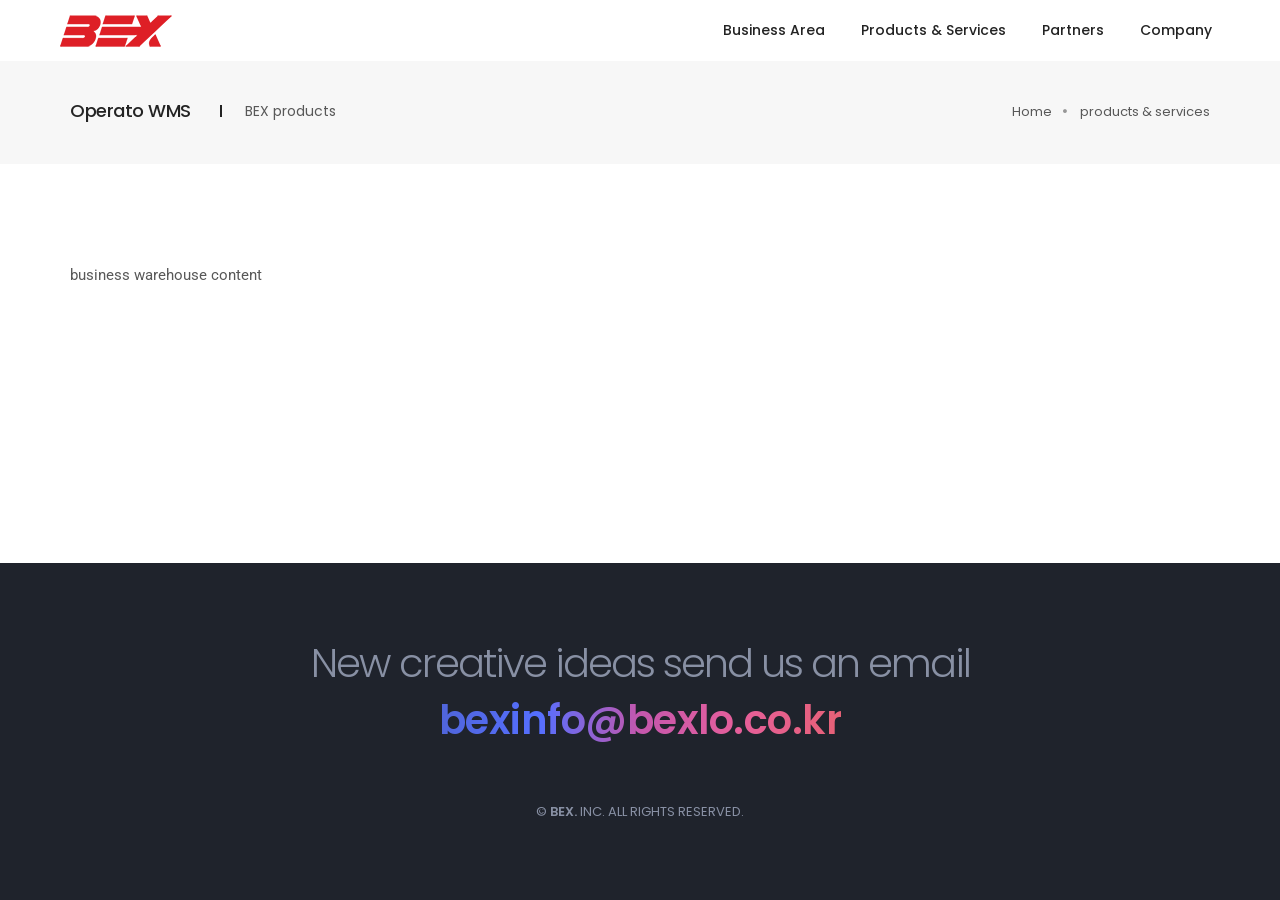
<file: product-operatowms.html>
<!DOCTYPE html>
<html class="no-js" lang="en">
  <head>
    <title>Reality that is name of BEX | 벡스</title>
    <meta charset="utf-8" />
    <meta http-equiv="X-UA-Compatible" content="IE=edge" />
    <meta name="author" content="BEX" />
    <meta name="naver-site-verification" content="6af9c95c39e09670003cad0ba8cbf45b49e8c4fb" />
    <meta
      name="viewport"
      content="width=device-width,initial-scale=1.0,maximum-scale=1"
    />
    <meta
      name="description"
      content="smart factory, smart warehouse, smart logistics, AR/VR, BEX"
    />

    <!-- favicon icon -->
    <link rel="shortcut icon" href="images/favicon.ico" />
    <link rel="apple-touch-icon" href="images/apple-touch-icon-57x57.png" />
    <link
      rel="apple-touch-icon"
      sizes="72x72"
      href="images/apple-touch-icon-72x72.png"
    />
    <link
      rel="apple-touch-icon"
      sizes="114x114"
      href="images/apple-touch-icon-114x114.png"
    />

    <!-- style sheets and font icons  -->
    <link rel="stylesheet" type="text/css" href="css/font-icons.min.css" />
    <link rel="stylesheet" type="text/css" href="css/theme-vendors.min.css" />
    <link rel="stylesheet" type="text/css" href="css/style.css" />
    <link rel="stylesheet" type="text/css" href="css/responsive.css" />
    <link rel="stylesheet" type="text/css" href="css/ibex.css" />
  </head>

  <body data-mobile-nav-style="classic">
    <!-- start header -->
    <header>
      <nav
        class="navbar top-space navbar-expand-lg navbar-light bg-white header-light navbar-boxed fixed-top header-reverse-scroll"
      >
        <div class="container-fluid nav-header-container">
          <div class="col-auto col-sm-6 col-lg-2 me-auto ps-lg-0">
            <a class="navbar-brand" href="index.html">
              <img
                src="images/logo-white.png"
                data-at2x="images/logo-white@2x.png"
                class="alt-logo"
                alt=""
              />

              <img
                src="images/logo-black.png"
                data-at2x="images/logo-black@2x.png"
                class="default-logo"
                alt=""
              />
              <img
                src="images/logo-black.png"
                data-at2x="images/logo-black@2x.png"
                class="mobile-logo"
                alt=""
              />
            </a>
          </div>
          <div class="col-auto menu-order px-lg-0">
            <button
              class="navbar-toggler float-end"
              type="button"
              data-bs-toggle="collapse"
              data-bs-target="#navbarNav"
              aria-controls="navbarNav"
              aria-label="Toggle navigation"
            >
              <span class="navbar-toggler-line"></span>
              <span class="navbar-toggler-line"></span>
              <span class="navbar-toggler-line"></span>
              <span class="navbar-toggler-line"></span>
            </button>
            <div class="collapse navbar-collapse" id="navbarNav">
              <ul class="navbar-nav alt-font">
                <li class="nav-item dropdown simple-dropdown">
                  <a href="#" class="nav-link">business area</a>
                  <i
                    class="fa fa-angle-down dropdown-toggle"
                    data-bs-toggle="dropdown"
                  ></i>
                  <ul class="dropdown-menu" role="menu">
                    <li class="dropdown">
                      <a href="biz-warehouse.html">warehouse business</a>
                    </li>
                    <li class="dropdown">
                      <a href="biz-smartfactory.html">smart factory</a>
                    </li>
                    <!--li class="dropdown">
                      <a href="biz-smartwarehouse.html">smart warehouse</a>
                    </li>
                    <li-- class="dropdown">
                      <a href="biz-software.html">software reselling</a>
                    </li-->
                  </ul>
                </li>

                <li class="nav-item dropdown simple-dropdown">
                  <a href="product-warehouse.html" class="nav-link"
                    >products & services</a
                  >
                  <i
                    class="fa fa-angle-down dropdown-toggle"
                    data-bs-toggle="dropdown"
                  ></i>
                  <ul class="dropdown-menu" role="menu">
                    <li class="dropdown">
                      <a href="product-warehouse.html">warehouse services</a>
                    </li>
                    <li class="dropdown">
                      <a href="product-operatochef.html">operato chef</a>
                    </li>
                    <!--li class="dropdown">
                      <a href="product-operatowms.html">operato WMS</a>
                    </li>
                    <li-- class="dropdown">
                      <a href="product-xr.html">AR/VR software</a>
                    </li-->
                  </ul>
                </li>

                <li class="nav-item dropdown simple-dropdown">
                  <a href="partners-alliances.html" class="nav-link"
                    >partners</a
                  >
                  <i
                    class="fa fa-angle-down dropdown-toggle"
                    data-bs-toggle="dropdown"
                  ></i>
                  <ul class="dropdown-menu" role="menu">
                    <li class="dropdown">
                      <a href="partners-alliances.html">alliances</a>
                    </li>
                    <li class="dropdown">
                      <a href="partners.html">partners</a>
                    </li>
                  </ul>
                </li>

                <li class="nav-item dropdown simple-dropdown">
                  <a href="company.html" class="nav-link">company</a>
                </li>
              </ul>
            </div>
          </div>
        </div>
      </nav>
    </header>
    <!-- end header -->

    <div class="main-content">
      <!-- start page title -->
      <section
        class="bg-light-gray padding-40px-tb sm-padding-30px-tb page-title-small"
      >
        <div class="container">
          <div class="row align-items-center justify-content-center">
            <div class="col-xl-8 col-lg-6 text-center text-lg-start">
              <h1
                class="alt-font text-extra-dark-gray font-weight-500 no-margin-bottom d-inline-block"
              >
                operato WMS
              </h1>
              <span
                class="alt-font text-medium d-block d-md-inline-block sm-margin-5px-top"
                >BEX products</span
              >
            </div>
            <div
              class="col-xl-4 col-lg-6 text-center text-lg-end breadcrumb justify-content-center justify-content-lg-end text-small alt-font md-margin-15px-top"
            >
              <ul>
                <li><a href="index.html">Home</a></li>
                <li><a href="#">products & services</a></li>
              </ul>
            </div>
          </div>
        </div>
      </section>

      <section>
        <div class="container">business warehouse content</div>
      </section>
    </div>

    <!-- start footer -->
    <footer
      class="bg-dark-slate-blue padding-10-half-rem-tb md-padding-8-half-rem-tb footer-sticky"
    >
      <div class="container">
        <div class="row justify-content-center">
          <div class="col-12 col-lg-8 text-center">
            <h4
              class="alt-font text-slate-blue-light font-weight-300 margin-10px-bottom d-block letter-spacing-minus-2px"
            >
              New creative ideas send us an email
            </h4>
            <h4 class="alt-font font-weight-600 margin-4-rem-bottom">
              <a
                href="mailto:bexinfo@bexlo.co.kr"
                class="text-gradient-sky-blue-dark-pink"
                >bexinfo@bexlo.co.kr</a
              >
            </h4>
            <p
              class="alt-font text-small text-slate-blue-light text-uppercase m-0"
            >
              © <strong>BEX.</strong> Inc. All rights reserved.
            </p>
          </div>
        </div>
      </div>
    </footer>
    <!-- end footer -->

    <!-- start scroll to top -->
    <a class="scroll-top-arrow" href="javascript:void(0);"
      ><i class="feather icon-feather-arrow-up"></i
    ></a>
    <!-- end scroll to top -->
    <!-- javascript -->
    <script type="text/javascript" src="js/jquery.min.js"></script>
    <script type="text/javascript" src="js/theme-vendors.min.js"></script>
    <script type="text/javascript" src="js/main.js"></script>
  </body>
</html>
</file>
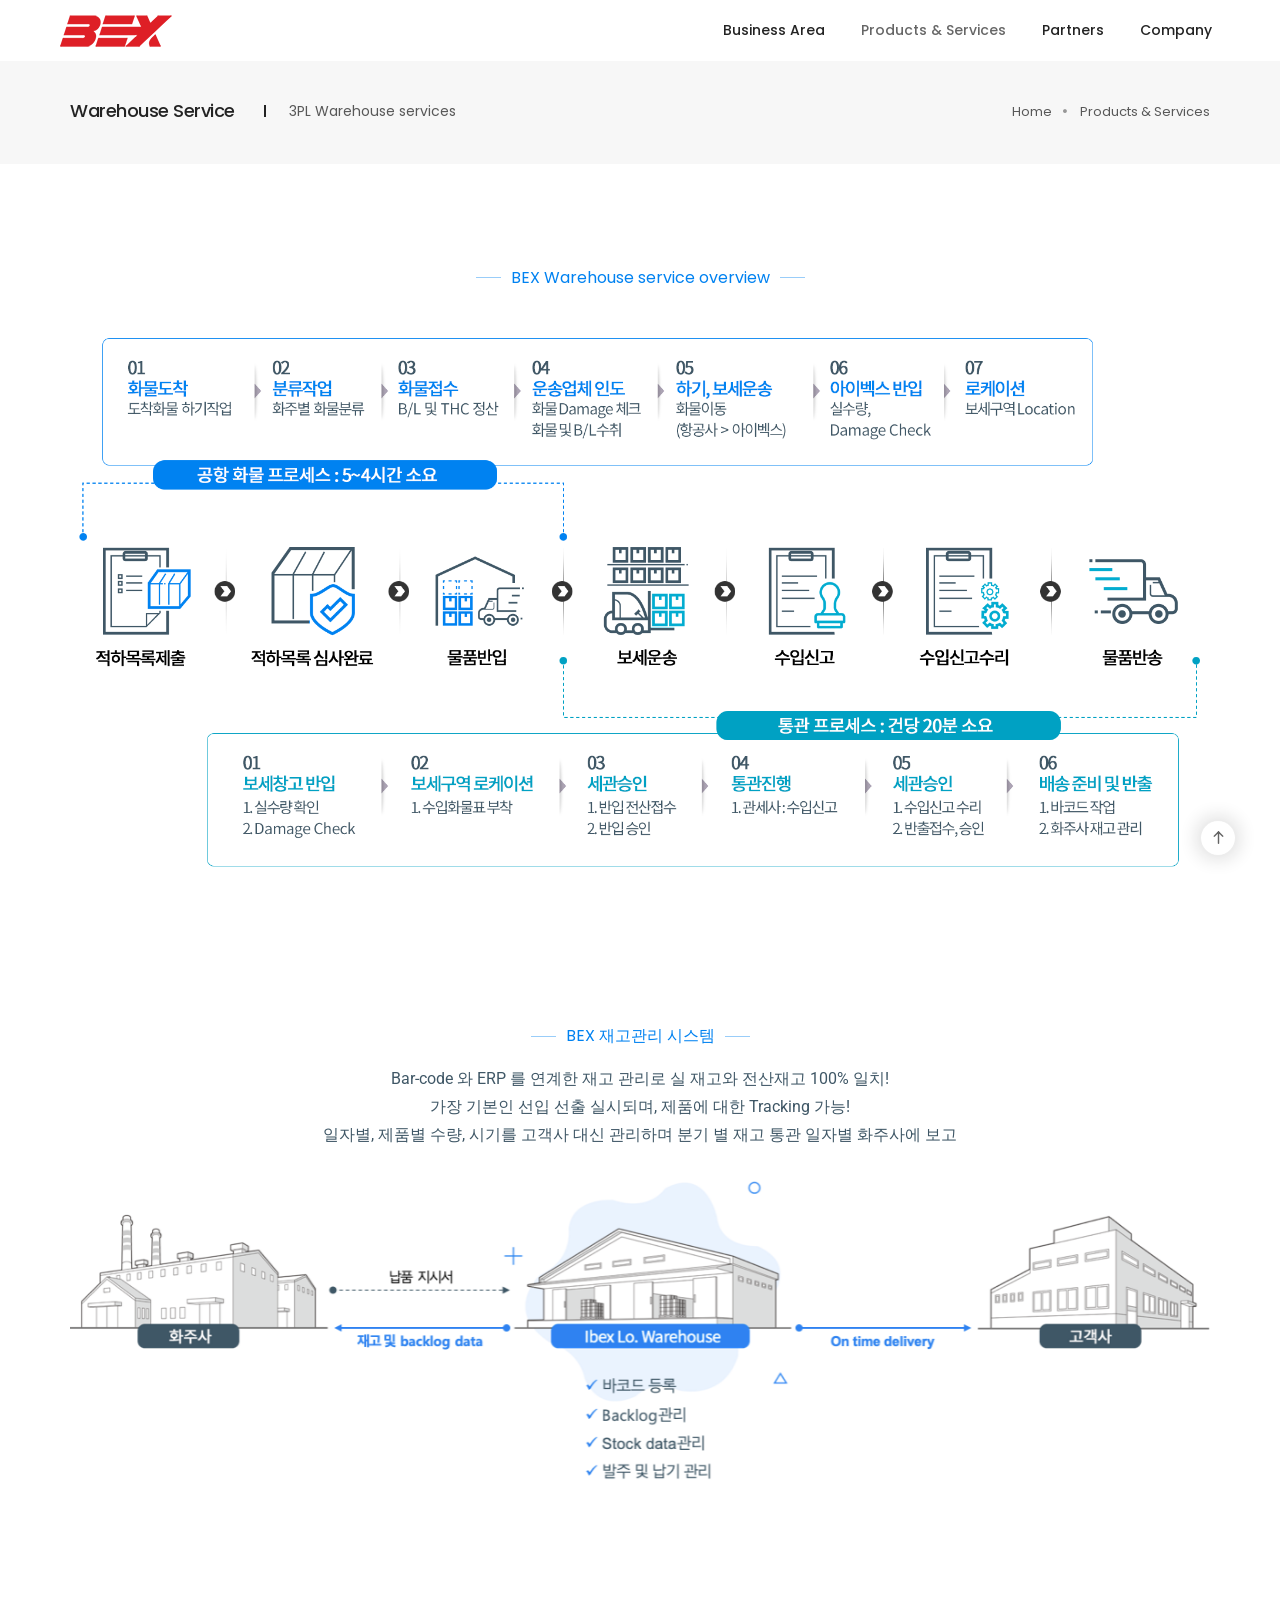
<file: product-warehouse.html>
<!DOCTYPE html>
<html class="no-js" lang="en">
  <head>
    <title>Reality that is name of BEX | 벡스</title>
    <meta charset="utf-8" />
    <meta http-equiv="X-UA-Compatible" content="IE=edge" />
    <meta name="author" content="BEX" />
    <meta name="naver-site-verification" content="6af9c95c39e09670003cad0ba8cbf45b49e8c4fb" />
    <meta
      name="viewport"
      content="width=device-width,initial-scale=1.0,maximum-scale=1"
    />
    <meta
      name="description"
      content="smart factory, smart warehouse, smart logistics, AR/VR, BEX"
    />

    <!-- favicon icon -->
    <link rel="shortcut icon" href="images/favicon.ico" />
    <link rel="apple-touch-icon" href="images/apple-touch-icon-57x57.png" />
    <link
      rel="apple-touch-icon"
      sizes="72x72"
      href="images/apple-touch-icon-72x72.png"
    />
    <link
      rel="apple-touch-icon"
      sizes="114x114"
      href="images/apple-touch-icon-114x114.png"
    />

    <!-- style sheets and font icons  -->
    <link rel="stylesheet" type="text/css" href="css/font-icons.min.css" />
    <link rel="stylesheet" type="text/css" href="css/theme-vendors.min.css" />
    <link rel="stylesheet" type="text/css" href="css/style.css" />
    <link rel="stylesheet" type="text/css" href="css/responsive.css" />
    <link rel="stylesheet" type="text/css" href="css/ibex.css" />
  </head>

  <body data-mobile-nav-style="classic">
    <!-- start header -->
    <header>
      <nav
        class="navbar top-space navbar-expand-lg navbar-light bg-white header-light navbar-boxed fixed-top header-reverse-scroll"
      >
        <div class="container-fluid nav-header-container">
          <div class="col-auto col-sm-6 col-lg-2 me-auto ps-lg-0">
            <a class="navbar-brand" href="index.html">
              <img
                src="images/logo-white.png"
                data-at2x="images/logo-white@2x.png"
                class="alt-logo"
                alt=""
              />

              <img
                src="images/logo-black.png"
                data-at2x="images/logo-black@2x.png"
                class="default-logo"
                alt=""
              />
              <img
                src="images/logo-black.png"
                data-at2x="images/logo-black@2x.png"
                class="mobile-logo"
                alt=""
              />
            </a>
          </div>
          <div class="col-auto menu-order px-lg-0">
            <button
              class="navbar-toggler float-end"
              type="button"
              data-bs-toggle="collapse"
              data-bs-target="#navbarNav"
              aria-controls="navbarNav"
              aria-label="Toggle navigation"
            >
              <span class="navbar-toggler-line"></span>
              <span class="navbar-toggler-line"></span>
              <span class="navbar-toggler-line"></span>
              <span class="navbar-toggler-line"></span>
            </button>
            <div class="collapse navbar-collapse" id="navbarNav">
              <ul class="navbar-nav alt-font">
                <li class="nav-item dropdown simple-dropdown">
                  <a href="#" class="nav-link">business area</a>
                  <i
                    class="fa fa-angle-down dropdown-toggle"
                    data-bs-toggle="dropdown"
                  ></i>
                  <ul class="dropdown-menu" role="menu">
                    <li class="dropdown">
                      <a href="biz-warehouse.html">warehouse business</a>
                    </li>
                    <li class="dropdown">
                      <a href="biz-smartfactory.html">smart factory</a>
                    </li>
                    <!--li class="dropdown">
                      <a href="biz-smartwarehouse.html">smart warehouse</a>
                    </li>
                    <li-- class="dropdown">
                      <a href="biz-software.html">software reselling</a>
                    </li-->
                  </ul>
                </li>

                <li class="nav-item dropdown simple-dropdown">
                  <a href="product-warehouse.html" class="nav-link"
                    >products & services</a
                  >
                  <i
                    class="fa fa-angle-down dropdown-toggle"
                    data-bs-toggle="dropdown"
                  ></i>
                  <ul class="dropdown-menu" role="menu">
                    <li class="dropdown">
                      <a href="product-warehouse.html">warehouse services</a>
                    </li>
                    <li class="dropdown">
                      <a href="product-operatochef.html">operato chef</a>
                    </li>
                    <!--li class="dropdown">
                      <a href="product-operatowms.html">operato WMS</a>
                    </li>
                    <li-- class="dropdown">
                      <a href="product-xr.html">AR/VR software</a>
                    </li-->
                  </ul>
                </li>

                <li class="nav-item dropdown simple-dropdown">
                  <a href="partners-alliances.html" class="nav-link"
                    >partners</a
                  >
                  <i
                    class="fa fa-angle-down dropdown-toggle"
                    data-bs-toggle="dropdown"
                  ></i>
                  <ul class="dropdown-menu" role="menu">
                    <li class="dropdown">
                      <a href="partners-alliances.html">alliances</a>
                    </li>
                    <li class="dropdown">
                      <a href="partners.html">partners</a>
                    </li>
                  </ul>
                </li>

                <li class="nav-item dropdown simple-dropdown">
                  <a href="company.html" class="nav-link">company</a>
                </li>
              </ul>
            </div>
          </div>
        </div>
      </nav>
    </header>
    <!-- end header -->

    <div class="main-content">
      <!-- start page title -->
      <section
        class="bg-light-gray padding-40px-tb sm-padding-30px-tb page-title-small"
      >
        <div class="container">
          <div class="row align-items-center justify-content-center">
            <div class="col-xl-8 col-lg-6 text-center text-lg-start">
              <h1
                class="alt-font text-extra-dark-gray font-weight-500 no-margin-bottom d-inline-block"
              >
                Warehouse Service
              </h1>
              <span
                class="alt-font text-medium d-block d-md-inline-block sm-margin-5px-top"
                >3PL Warehouse services</span
              >
            </div>
            <div
              class="col-xl-4 col-lg-6 text-center text-lg-end breadcrumb justify-content-center justify-content-lg-end text-small alt-font md-margin-15px-top"
            >
              <ul>
                <li><a href="index.html">Home</a></li>
                <li><a href="#">Products & Services</a></li>
              </ul>
            </div>
          </div>
        </div>
      </section>

      <section style="padding-bottom: 0">
        <div class="container">
          <div class="row align-items-center">
            <div
              class="d-flex flex-row align-items-center justify-content-center text-center margin-15px-bottom"
            >
              <span
                class="w-25px h-1px ibex-background-color-warehouse opacity-4"
              ></span>
              <div
                class="alt-font text-extra-medium ibex-text-color-warehouse padding-10px-lr"
              >
                BEX Warehouse service overview
              </div>
              <span
                class="w-25px h-1px ibex-background-color-warehouse opacity-4"
              ></span>
            </div>
            <div
              class="col-12 text-center margin-2-rem-bottom sm-margin-1-rem-bottom"
            >
              <img src="images/product-warhouse.png" />
            </div>
          </div>
        </div>
      </section>

      <!-- start inventory section -->
      <section class="big-section">
        <div class="container">
          <div
            class="row align-items-center justify-content-center z-index-0 position-relative"
          >
            <div
              class="d-flex flex-row align-items-center justify-content-center text-center margin-15px-bottom"
            >
              <span
                class="w-25px h-1px ibex-background-color-warehouse opacity-4"
              ></span>
              <div
                class="alt-font text-extra-medium ibex-text-color-warehouse padding-10px-lr"
              >
                BEX 재고관리 시스템
              </div>
              <span
                class="w-25px h-1px ibex-background-color-warehouse opacity-4"
              ></span>
            </div>
            <div class="col-12 text-center">
              <p
                class="ibex-text-color-dark text-extra-medium d-block word-keep"
              >
                Bar-code 와 ERP 를 연계한 재고 관리로 실 재고와 전산재고 100%
                일치!<br />
                가장 기본인 선입 선출 실시되며, 제품에 대한 Tracking 가능!<br />
                일자별, 제품별 수량, 시기를 고객사 대신 관리하며 분기 별 재고
                통관 일자별 화주사에 보고
              </p>
            </div>
            <div
              class="col-12 wow animate__zoomIn tilt-box"
              data-wow-delay="0.4s"
              data-tilt-options='{ "maxTilt": 20, "perspective": 1000, "easing": "cubic-bezier(.03,.98,.52,.99)", "scale": 1, "speed": 500, "transition": true, "reset": true, "glare": false, "maxGlare": 1 }'
            >
              <img src="images/product-warhouse-relation.png" />
            </div>
          </div>
        </div>
      </section>
      <!-- end inventory section -->
    </div>

    <!-- start footer -->
    <footer
      class="bg-dark-slate-blue padding-10-half-rem-tb md-padding-8-half-rem-tb footer-sticky"
    >
      <div class="container">
        <div class="row justify-content-center">
          <div class="col-12 col-lg-8 text-center">
            <h4
              class="alt-font text-slate-blue-light font-weight-300 margin-10px-bottom d-block letter-spacing-minus-2px"
            >
              New creative ideas send us an email
            </h4>
            <h4 class="alt-font font-weight-600 margin-4-rem-bottom">
              <a
                href="mailto:bexinfo@bexlo.co.kr"
                class="text-gradient-sky-blue-dark-pink"
                >bexinfo@bexlo.co.kr</a
              >
            </h4>
            <p
              class="alt-font text-small text-slate-blue-light text-uppercase m-0"
            >
              © <strong>BEX.</strong> Inc. All rights reserved.
            </p>
          </div>
        </div>
      </div>
    </footer>
    <!-- end footer -->

    <!-- start scroll to top -->
    <a class="scroll-top-arrow" href="javascript:void(0);"
      ><i class="feather icon-feather-arrow-up"></i
    ></a>
    <!-- end scroll to top -->
    <!-- javascript -->
    <script type="text/javascript" src="js/jquery.min.js"></script>
    <script type="text/javascript" src="js/theme-vendors.min.js"></script>
    <script type="text/javascript" src="js/main.js"></script>
  </body>
</html>
</file>
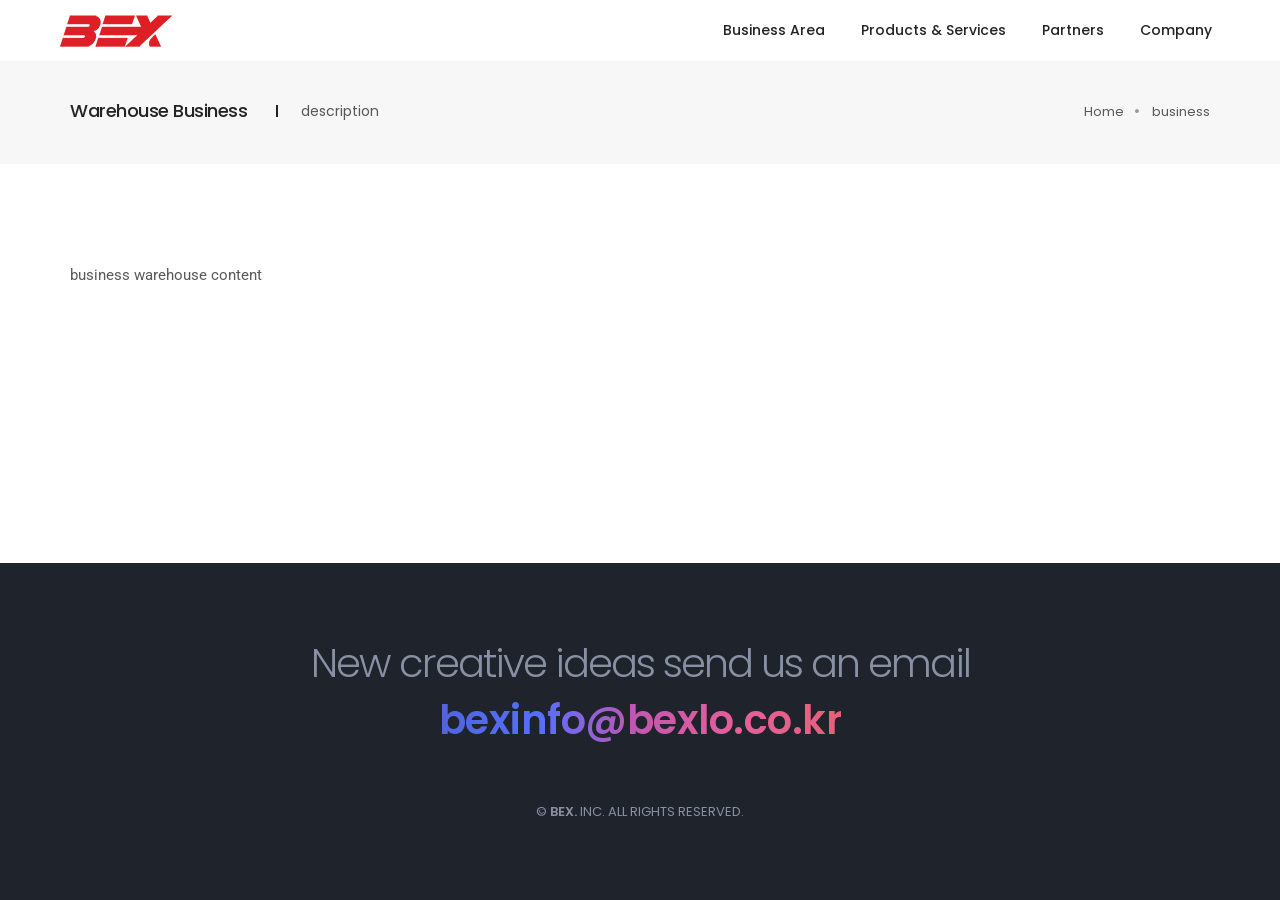
<file: product-xr.html>
<!DOCTYPE html>
<html class="no-js" lang="en">
  <head>
    <title>Reality that is name of BEX | 벡스</title>
    <meta charset="utf-8" />
    <meta http-equiv="X-UA-Compatible" content="IE=edge" />
    <meta name="author" content="BEX" />
    <meta name="naver-site-verification" content="6af9c95c39e09670003cad0ba8cbf45b49e8c4fb" />
    <meta
      name="viewport"
      content="width=device-width,initial-scale=1.0,maximum-scale=1"
    />
    <meta
      name="description"
      content="smart factory, smart warehouse, smart logistics, AR/VR, BEX"
    />

    <!-- favicon icon -->
    <link rel="shortcut icon" href="images/favicon.ico" />
    <link rel="apple-touch-icon" href="images/apple-touch-icon-57x57.png" />
    <link
      rel="apple-touch-icon"
      sizes="72x72"
      href="images/apple-touch-icon-72x72.png"
    />
    <link
      rel="apple-touch-icon"
      sizes="114x114"
      href="images/apple-touch-icon-114x114.png"
    />

    <!-- style sheets and font icons  -->
    <link rel="stylesheet" type="text/css" href="css/font-icons.min.css" />
    <link rel="stylesheet" type="text/css" href="css/theme-vendors.min.css" />
    <link rel="stylesheet" type="text/css" href="css/style.css" />
    <link rel="stylesheet" type="text/css" href="css/responsive.css" />
    <link rel="stylesheet" type="text/css" href="css/ibex.css" />
  </head>

  <body data-mobile-nav-style="classic">
    <!-- start header -->
    <header>
      <nav
        class="navbar top-space navbar-expand-lg navbar-light bg-white header-light navbar-boxed fixed-top header-reverse-scroll"
      >
        <div class="container-fluid nav-header-container">
          <div class="col-auto col-sm-6 col-lg-2 me-auto ps-lg-0">
            <a class="navbar-brand" href="index.html">
              <img
                src="images/logo-white.png"
                data-at2x="images/logo-white@2x.png"
                class="alt-logo"
                alt=""
              />

              <img
                src="images/logo-black.png"
                data-at2x="images/logo-black@2x.png"
                class="default-logo"
                alt=""
              />
              <img
                src="images/logo-black.png"
                data-at2x="images/logo-black@2x.png"
                class="mobile-logo"
                alt=""
              />
            </a>
          </div>
          <div class="col-auto menu-order px-lg-0">
            <button
              class="navbar-toggler float-end"
              type="button"
              data-bs-toggle="collapse"
              data-bs-target="#navbarNav"
              aria-controls="navbarNav"
              aria-label="Toggle navigation"
            >
              <span class="navbar-toggler-line"></span>
              <span class="navbar-toggler-line"></span>
              <span class="navbar-toggler-line"></span>
              <span class="navbar-toggler-line"></span>
            </button>
            <div class="collapse navbar-collapse" id="navbarNav">
              <ul class="navbar-nav alt-font">
                <li class="nav-item dropdown simple-dropdown">
                  <a href="#" class="nav-link">business area</a>
                  <i
                    class="fa fa-angle-down dropdown-toggle"
                    data-bs-toggle="dropdown"
                  ></i>
                  <ul class="dropdown-menu" role="menu">
                    <li class="dropdown">
                      <a href="biz-warehouse.html">warehouse business</a>
                    </li>
                    <li class="dropdown">
                      <a href="biz-smartfactory.html">smart factory</a>
                    </li>
                    <!--li class="dropdown">
                      <a href="biz-smartwarehouse.html">smart warehouse</a>
                    </li>
                    <li-- class="dropdown">
                      <a href="biz-software.html">software reselling</a>
                    </li-->
                  </ul>
                </li>

                <li class="nav-item dropdown simple-dropdown">
                  <a href="product-warehouse.html" class="nav-link"
                    >products & services</a
                  >
                  <i
                    class="fa fa-angle-down dropdown-toggle"
                    data-bs-toggle="dropdown"
                  ></i>
                  <ul class="dropdown-menu" role="menu">
                    <li class="dropdown">
                      <a href="product-warehouse.html">warehouse services</a>
                    </li>
                    <li class="dropdown">
                      <a href="product-operatochef.html">operato chef</a>
                    </li>
                    <!--li class="dropdown">
                      <a href="product-operatowms.html">operato WMS</a>
                    </li>
                    <li-- class="dropdown">
                      <a href="product-xr.html">AR/VR software</a>
                    </li-->
                  </ul>
                </li>

                <li class="nav-item dropdown simple-dropdown">
                  <a href="partners-alliances.html" class="nav-link"
                    >partners</a
                  >
                  <i
                    class="fa fa-angle-down dropdown-toggle"
                    data-bs-toggle="dropdown"
                  ></i>
                  <ul class="dropdown-menu" role="menu">
                    <li class="dropdown">
                      <a href="partners-alliances.html">alliances</a>
                    </li>
                    <li class="dropdown">
                      <a href="partners.html">partners</a>
                    </li>
                  </ul>
                </li>

                <li class="nav-item dropdown simple-dropdown">
                  <a href="company.html" class="nav-link">company</a>
                </li>
              </ul>
            </div>
          </div>
        </div>
      </nav>
    </header>
    <!-- end header -->

    <div class="main-content">
      <!-- start page title -->
      <section
        class="bg-light-gray padding-40px-tb sm-padding-30px-tb page-title-small"
      >
        <div class="container">
          <div class="row align-items-center justify-content-center">
            <div class="col-xl-8 col-lg-6 text-center text-lg-start">
              <h1
                class="alt-font text-extra-dark-gray font-weight-500 no-margin-bottom d-inline-block"
              >
                warehouse business
              </h1>
              <span
                class="alt-font text-medium d-block d-md-inline-block sm-margin-5px-top"
                >description</span
              >
            </div>
            <div
              class="col-xl-4 col-lg-6 text-center text-lg-end breadcrumb justify-content-center justify-content-lg-end text-small alt-font md-margin-15px-top"
            >
              <ul>
                <li><a href="index.html">Home</a></li>
                <li><a href="#">business</a></li>
              </ul>
            </div>
          </div>
        </div>
      </section>

      <section>
        <div class="container">business warehouse content</div>
      </section>
    </div>

    <!-- start footer -->
    <footer
      class="bg-dark-slate-blue padding-10-half-rem-tb md-padding-8-half-rem-tb footer-sticky"
    >
      <div class="container">
        <div class="row justify-content-center">
          <div class="col-12 col-lg-8 text-center">
            <h4
              class="alt-font text-slate-blue-light font-weight-300 margin-10px-bottom d-block letter-spacing-minus-2px"
            >
              New creative ideas send us an email
            </h4>
            <h4 class="alt-font font-weight-600 margin-4-rem-bottom">
              <a
                href="mailto:bexinfo@bexlo.co.kr"
                class="text-gradient-sky-blue-dark-pink"
                >bexinfo@bexlo.co.kr</a
              >
            </h4>
            <p
              class="alt-font text-small text-slate-blue-light text-uppercase m-0"
            >
              © <strong>BEX.</strong> Inc. All rights reserved.
            </p>
          </div>
        </div>
      </div>
    </footer>
    <!-- end footer -->

    <!-- start scroll to top -->
    <a class="scroll-top-arrow" href="javascript:void(0);"
      ><i class="feather icon-feather-arrow-up"></i
    ></a>
    <!-- end scroll to top -->
    <!-- javascript -->
    <script type="text/javascript" src="js/jquery.min.js"></script>
    <script type="text/javascript" src="js/theme-vendors.min.js"></script>
    <script type="text/javascript" src="js/main.js"></script>
  </body>
</html>
</file>
<file: css/font-icons.min.css>
/*
Font awesome
Version: 5.15.4 
Plugin URI: https://fontawesome.com
License: License - https://fontawesome.com/license/free (Icons: CC BY 4.0, Fonts: SIL OFL 1.1, Code: MIT License)
*/
.fa,.fab,.fad,.fal,.far,.fas{-moz-osx-font-smoothing:grayscale;-webkit-font-smoothing:antialiased;display:inline-block;font-style:normal;font-variant:normal;text-rendering:auto;line-height:1}.fa-lg{font-size:1.33333em;line-height:.75em;vertical-align:-.0667em}.fa-xs{font-size:.75em}.fa-sm{font-size:.875em}.fa-1x{font-size:1em}.fa-2x{font-size:2em}.fa-3x{font-size:3em}.fa-4x{font-size:4em}.fa-5x{font-size:5em}.fa-6x{font-size:6em}.fa-7x{font-size:7em}.fa-8x{font-size:8em}.fa-9x{font-size:9em}.fa-10x{font-size:10em}.fa-fw{text-align:center;width:1.25em}.fa-ul{list-style-type:none;margin-left:2.5em;padding-left:0}.fa-ul>li{position:relative}.fa-li{left:-2em;position:absolute;text-align:center;width:2em;line-height:inherit}.fa-border{border:.08em solid #eee;border-radius:.1em;padding:.2em .25em .15em}.fa-pull-left{float:left}.fa-pull-right{float:right}.fa.fa-pull-left,.fab.fa-pull-left,.fal.fa-pull-left,.far.fa-pull-left,.fas.fa-pull-left{margin-right:.3em}.fa.fa-pull-right,.fab.fa-pull-right,.fal.fa-pull-right,.far.fa-pull-right,.fas.fa-pull-right{margin-left:.3em}.fa-spin{-webkit-animation:fa-spin 2s linear infinite;animation:fa-spin 2s linear infinite}.fa-pulse{-webkit-animation:fa-spin 1s steps(8) infinite;animation:fa-spin 1s steps(8) infinite}@-webkit-keyframes fa-spin{0%{-webkit-transform:rotate(0deg);transform:rotate(0deg)}to{-webkit-transform:rotate(1turn);transform:rotate(1turn)}}@keyframes fa-spin{0%{-webkit-transform:rotate(0deg);transform:rotate(0deg)}to{-webkit-transform:rotate(1turn);transform:rotate(1turn)}}.fa-rotate-90{-ms-filter:"progid:DXImageTransform.Microsoft.BasicImage(rotation=1)";-webkit-transform:rotate(90deg);transform:rotate(90deg)}.fa-rotate-180{-ms-filter:"progid:DXImageTransform.Microsoft.BasicImage(rotation=2)";-webkit-transform:rotate(180deg);transform:rotate(180deg)}.fa-rotate-270{-ms-filter:"progid:DXImageTransform.Microsoft.BasicImage(rotation=3)";-webkit-transform:rotate(270deg);transform:rotate(270deg)}.fa-flip-horizontal{-ms-filter:"progid:DXImageTransform.Microsoft.BasicImage(rotation=0, mirror=1)";-webkit-transform:scaleX(-1);transform:scaleX(-1)}.fa-flip-vertical{-webkit-transform:scaleY(-1);transform:scaleY(-1)}.fa-flip-both,.fa-flip-horizontal.fa-flip-vertical,.fa-flip-vertical{-ms-filter:"progid:DXImageTransform.Microsoft.BasicImage(rotation=2, mirror=1)"}.fa-flip-both,.fa-flip-horizontal.fa-flip-vertical{-webkit-transform:scale(-1);transform:scale(-1)}:root .fa-flip-both,:root .fa-flip-horizontal,:root .fa-flip-vertical,:root .fa-rotate-90,:root .fa-rotate-180,:root .fa-rotate-270{-webkit-filter:none;filter:none}.fa-stack{display:inline-block;height:2em;line-height:2em;position:relative;vertical-align:middle;width:2.5em}.fa-stack-1x,.fa-stack-2x{left:0;position:absolute;text-align:center;width:100%}.fa-stack-1x{line-height:inherit}.fa-stack-2x{font-size:2em}.fa-inverse{color:#fff}.fa-500px:before{content:"\f26e"}.fa-accessible-icon:before{content:"\f368"}.fa-accusoft:before{content:"\f369"}.fa-acquisitions-incorporated:before{content:"\f6af"}.fa-ad:before{content:"\f641"}.fa-address-book:before{content:"\f2b9"}.fa-address-card:before{content:"\f2bb"}.fa-adjust:before{content:"\f042"}.fa-adn:before{content:"\f170"}.fa-adversal:before{content:"\f36a"}.fa-affiliatetheme:before{content:"\f36b"}.fa-air-freshener:before{content:"\f5d0"}.fa-airbnb:before{content:"\f834"}.fa-algolia:before{content:"\f36c"}.fa-align-center:before{content:"\f037"}.fa-align-justify:before{content:"\f039"}.fa-align-left:before{content:"\f036"}.fa-align-right:before{content:"\f038"}.fa-alipay:before{content:"\f642"}.fa-allergies:before{content:"\f461"}.fa-amazon:before{content:"\f270"}.fa-amazon-pay:before{content:"\f42c"}.fa-ambulance:before{content:"\f0f9"}.fa-american-sign-language-interpreting:before{content:"\f2a3"}.fa-amilia:before{content:"\f36d"}.fa-anchor:before{content:"\f13d"}.fa-android:before{content:"\f17b"}.fa-angellist:before{content:"\f209"}.fa-angle-double-down:before{content:"\f103"}.fa-angle-double-left:before{content:"\f100"}.fa-angle-double-right:before{content:"\f101"}.fa-angle-double-up:before{content:"\f102"}.fa-angle-down:before{content:"\f107"}.fa-angle-left:before{content:"\f104"}.fa-angle-right:before{content:"\f105"}.fa-angle-up:before{content:"\f106"}.fa-angry:before{content:"\f556"}.fa-angrycreative:before{content:"\f36e"}.fa-angular:before{content:"\f420"}.fa-ankh:before{content:"\f644"}.fa-app-store:before{content:"\f36f"}.fa-app-store-ios:before{content:"\f370"}.fa-apper:before{content:"\f371"}.fa-apple:before{content:"\f179"}.fa-apple-alt:before{content:"\f5d1"}.fa-apple-pay:before{content:"\f415"}.fa-archive:before{content:"\f187"}.fa-archway:before{content:"\f557"}.fa-arrow-alt-circle-down:before{content:"\f358"}.fa-arrow-alt-circle-left:before{content:"\f359"}.fa-arrow-alt-circle-right:before{content:"\f35a"}.fa-arrow-alt-circle-up:before{content:"\f35b"}.fa-arrow-circle-down:before{content:"\f0ab"}.fa-arrow-circle-left:before{content:"\f0a8"}.fa-arrow-circle-right:before{content:"\f0a9"}.fa-arrow-circle-up:before{content:"\f0aa"}.fa-arrow-down:before{content:"\f063"}.fa-arrow-left:before{content:"\f060"}.fa-arrow-right:before{content:"\f061"}.fa-arrow-up:before{content:"\f062"}.fa-arrows-alt:before{content:"\f0b2"}.fa-arrows-alt-h:before{content:"\f337"}.fa-arrows-alt-v:before{content:"\f338"}.fa-artstation:before{content:"\f77a"}.fa-assistive-listening-systems:before{content:"\f2a2"}.fa-asterisk:before{content:"\f069"}.fa-asymmetrik:before{content:"\f372"}.fa-at:before{content:"\f1fa"}.fa-atlas:before{content:"\f558"}.fa-atlassian:before{content:"\f77b"}.fa-atom:before{content:"\f5d2"}.fa-audible:before{content:"\f373"}.fa-audio-description:before{content:"\f29e"}.fa-autoprefixer:before{content:"\f41c"}.fa-avianex:before{content:"\f374"}.fa-aviato:before{content:"\f421"}.fa-award:before{content:"\f559"}.fa-aws:before{content:"\f375"}.fa-baby:before{content:"\f77c"}.fa-baby-carriage:before{content:"\f77d"}.fa-backspace:before{content:"\f55a"}.fa-backward:before{content:"\f04a"}.fa-bacon:before{content:"\f7e5"}.fa-bacteria:before{content:"\e059"}.fa-bacterium:before{content:"\e05a"}.fa-bahai:before{content:"\f666"}.fa-balance-scale:before{content:"\f24e"}.fa-balance-scale-left:before{content:"\f515"}.fa-balance-scale-right:before{content:"\f516"}.fa-ban:before{content:"\f05e"}.fa-band-aid:before{content:"\f462"}.fa-bandcamp:before{content:"\f2d5"}.fa-barcode:before{content:"\f02a"}.fa-bars:before{content:"\f0c9"}.fa-baseball-ball:before{content:"\f433"}.fa-basketball-ball:before{content:"\f434"}.fa-bath:before{content:"\f2cd"}.fa-battery-empty:before{content:"\f244"}.fa-battery-full:before{content:"\f240"}.fa-battery-half:before{content:"\f242"}.fa-battery-quarter:before{content:"\f243"}.fa-battery-three-quarters:before{content:"\f241"}.fa-battle-net:before{content:"\f835"}.fa-bed:before{content:"\f236"}.fa-beer:before{content:"\f0fc"}.fa-behance:before{content:"\f1b4"}.fa-behance-square:before{content:"\f1b5"}.fa-bell:before{content:"\f0f3"}.fa-bell-slash:before{content:"\f1f6"}.fa-bezier-curve:before{content:"\f55b"}.fa-bible:before{content:"\f647"}.fa-bicycle:before{content:"\f206"}.fa-biking:before{content:"\f84a"}.fa-bimobject:before{content:"\f378"}.fa-binoculars:before{content:"\f1e5"}.fa-biohazard:before{content:"\f780"}.fa-birthday-cake:before{content:"\f1fd"}.fa-bitbucket:before{content:"\f171"}.fa-bitcoin:before{content:"\f379"}.fa-bity:before{content:"\f37a"}.fa-black-tie:before{content:"\f27e"}.fa-blackberry:before{content:"\f37b"}.fa-blender:before{content:"\f517"}.fa-blender-phone:before{content:"\f6b6"}.fa-blind:before{content:"\f29d"}.fa-blog:before{content:"\f781"}.fa-blogger:before{content:"\f37c"}.fa-blogger-b:before{content:"\f37d"}.fa-bluetooth:before{content:"\f293"}.fa-bluetooth-b:before{content:"\f294"}.fa-bold:before{content:"\f032"}.fa-bolt:before{content:"\f0e7"}.fa-bomb:before{content:"\f1e2"}.fa-bone:before{content:"\f5d7"}.fa-bong:before{content:"\f55c"}.fa-book:before{content:"\f02d"}.fa-book-dead:before{content:"\f6b7"}.fa-book-medical:before{content:"\f7e6"}.fa-book-open:before{content:"\f518"}.fa-book-reader:before{content:"\f5da"}.fa-bookmark:before{content:"\f02e"}.fa-bootstrap:before{content:"\f836"}.fa-border-all:before{content:"\f84c"}.fa-border-none:before{content:"\f850"}.fa-border-style:before{content:"\f853"}.fa-bowling-ball:before{content:"\f436"}.fa-box:before{content:"\f466"}.fa-box-open:before{content:"\f49e"}.fa-box-tissue:before{content:"\e05b"}.fa-boxes:before{content:"\f468"}.fa-braille:before{content:"\f2a1"}.fa-brain:before{content:"\f5dc"}.fa-bread-slice:before{content:"\f7ec"}.fa-briefcase:before{content:"\f0b1"}.fa-briefcase-medical:before{content:"\f469"}.fa-broadcast-tower:before{content:"\f519"}.fa-broom:before{content:"\f51a"}.fa-brush:before{content:"\f55d"}.fa-btc:before{content:"\f15a"}.fa-buffer:before{content:"\f837"}.fa-bug:before{content:"\f188"}.fa-building:before{content:"\f1ad"}.fa-bullhorn:before{content:"\f0a1"}.fa-bullseye:before{content:"\f140"}.fa-burn:before{content:"\f46a"}.fa-buromobelexperte:before{content:"\f37f"}.fa-bus:before{content:"\f207"}.fa-bus-alt:before{content:"\f55e"}.fa-business-time:before{content:"\f64a"}.fa-buy-n-large:before{content:"\f8a6"}.fa-buysellads:before{content:"\f20d"}.fa-calculator:before{content:"\f1ec"}.fa-calendar:before{content:"\f133"}.fa-calendar-alt:before{content:"\f073"}.fa-calendar-check:before{content:"\f274"}.fa-calendar-day:before{content:"\f783"}.fa-calendar-minus:before{content:"\f272"}.fa-calendar-plus:before{content:"\f271"}.fa-calendar-times:before{content:"\f273"}.fa-calendar-week:before{content:"\f784"}.fa-camera:before{content:"\f030"}.fa-camera-retro:before{content:"\f083"}.fa-campground:before{content:"\f6bb"}.fa-canadian-maple-leaf:before{content:"\f785"}.fa-candy-cane:before{content:"\f786"}.fa-cannabis:before{content:"\f55f"}.fa-capsules:before{content:"\f46b"}.fa-car:before{content:"\f1b9"}.fa-car-alt:before{content:"\f5de"}.fa-car-battery:before{content:"\f5df"}.fa-car-crash:before{content:"\f5e1"}.fa-car-side:before{content:"\f5e4"}.fa-caravan:before{content:"\f8ff"}.fa-caret-down:before{content:"\f0d7"}.fa-caret-left:before{content:"\f0d9"}.fa-caret-right:before{content:"\f0da"}.fa-caret-square-down:before{content:"\f150"}.fa-caret-square-left:before{content:"\f191"}.fa-caret-square-right:before{content:"\f152"}.fa-caret-square-up:before{content:"\f151"}.fa-caret-up:before{content:"\f0d8"}.fa-carrot:before{content:"\f787"}.fa-cart-arrow-down:before{content:"\f218"}.fa-cart-plus:before{content:"\f217"}.fa-cash-register:before{content:"\f788"}.fa-cat:before{content:"\f6be"}.fa-cc-amazon-pay:before{content:"\f42d"}.fa-cc-amex:before{content:"\f1f3"}.fa-cc-apple-pay:before{content:"\f416"}.fa-cc-diners-club:before{content:"\f24c"}.fa-cc-discover:before{content:"\f1f2"}.fa-cc-jcb:before{content:"\f24b"}.fa-cc-mastercard:before{content:"\f1f1"}.fa-cc-paypal:before{content:"\f1f4"}.fa-cc-stripe:before{content:"\f1f5"}.fa-cc-visa:before{content:"\f1f0"}.fa-centercode:before{content:"\f380"}.fa-centos:before{content:"\f789"}.fa-certificate:before{content:"\f0a3"}.fa-chair:before{content:"\f6c0"}.fa-chalkboard:before{content:"\f51b"}.fa-chalkboard-teacher:before{content:"\f51c"}.fa-charging-station:before{content:"\f5e7"}.fa-chart-area:before{content:"\f1fe"}.fa-chart-bar:before{content:"\f080"}.fa-chart-line:before{content:"\f201"}.fa-chart-pie:before{content:"\f200"}.fa-check:before{content:"\f00c"}.fa-check-circle:before{content:"\f058"}.fa-check-double:before{content:"\f560"}.fa-check-square:before{content:"\f14a"}.fa-cheese:before{content:"\f7ef"}.fa-chess:before{content:"\f439"}.fa-chess-bishop:before{content:"\f43a"}.fa-chess-board:before{content:"\f43c"}.fa-chess-king:before{content:"\f43f"}.fa-chess-knight:before{content:"\f441"}.fa-chess-pawn:before{content:"\f443"}.fa-chess-queen:before{content:"\f445"}.fa-chess-rook:before{content:"\f447"}.fa-chevron-circle-down:before{content:"\f13a"}.fa-chevron-circle-left:before{content:"\f137"}.fa-chevron-circle-right:before{content:"\f138"}.fa-chevron-circle-up:before{content:"\f139"}.fa-chevron-down:before{content:"\f078"}.fa-chevron-left:before{content:"\f053"}.fa-chevron-right:before{content:"\f054"}.fa-chevron-up:before{content:"\f077"}.fa-child:before{content:"\f1ae"}.fa-chrome:before{content:"\f268"}.fa-chromecast:before{content:"\f838"}.fa-church:before{content:"\f51d"}.fa-circle:before{content:"\f111"}.fa-circle-notch:before{content:"\f1ce"}.fa-city:before{content:"\f64f"}.fa-clinic-medical:before{content:"\f7f2"}.fa-clipboard:before{content:"\f328"}.fa-clipboard-check:before{content:"\f46c"}.fa-clipboard-list:before{content:"\f46d"}.fa-clock:before{content:"\f017"}.fa-clone:before{content:"\f24d"}.fa-closed-captioning:before{content:"\f20a"}.fa-cloud:before{content:"\f0c2"}.fa-cloud-download-alt:before{content:"\f381"}.fa-cloud-meatball:before{content:"\f73b"}.fa-cloud-moon:before{content:"\f6c3"}.fa-cloud-moon-rain:before{content:"\f73c"}.fa-cloud-rain:before{content:"\f73d"}.fa-cloud-showers-heavy:before{content:"\f740"}.fa-cloud-sun:before{content:"\f6c4"}.fa-cloud-sun-rain:before{content:"\f743"}.fa-cloud-upload-alt:before{content:"\f382"}.fa-cloudflare:before{content:"\e07d"}.fa-cloudscale:before{content:"\f383"}.fa-cloudsmith:before{content:"\f384"}.fa-cloudversify:before{content:"\f385"}.fa-cocktail:before{content:"\f561"}.fa-code:before{content:"\f121"}.fa-code-branch:before{content:"\f126"}.fa-codepen:before{content:"\f1cb"}.fa-codiepie:before{content:"\f284"}.fa-coffee:before{content:"\f0f4"}.fa-cog:before{content:"\f013"}.fa-cogs:before{content:"\f085"}.fa-coins:before{content:"\f51e"}.fa-columns:before{content:"\f0db"}.fa-comment:before{content:"\f075"}.fa-comment-alt:before{content:"\f27a"}.fa-comment-dollar:before{content:"\f651"}.fa-comment-dots:before{content:"\f4ad"}.fa-comment-medical:before{content:"\f7f5"}.fa-comment-slash:before{content:"\f4b3"}.fa-comments:before{content:"\f086"}.fa-comments-dollar:before{content:"\f653"}.fa-compact-disc:before{content:"\f51f"}.fa-compass:before{content:"\f14e"}.fa-compress:before{content:"\f066"}.fa-compress-alt:before{content:"\f422"}.fa-compress-arrows-alt:before{content:"\f78c"}.fa-concierge-bell:before{content:"\f562"}.fa-confluence:before{content:"\f78d"}.fa-connectdevelop:before{content:"\f20e"}.fa-contao:before{content:"\f26d"}.fa-cookie:before{content:"\f563"}.fa-cookie-bite:before{content:"\f564"}.fa-copy:before{content:"\f0c5"}.fa-copyright:before{content:"\f1f9"}.fa-cotton-bureau:before{content:"\f89e"}.fa-couch:before{content:"\f4b8"}.fa-cpanel:before{content:"\f388"}.fa-creative-commons:before{content:"\f25e"}.fa-creative-commons-by:before{content:"\f4e7"}.fa-creative-commons-nc:before{content:"\f4e8"}.fa-creative-commons-nc-eu:before{content:"\f4e9"}.fa-creative-commons-nc-jp:before{content:"\f4ea"}.fa-creative-commons-nd:before{content:"\f4eb"}.fa-creative-commons-pd:before{content:"\f4ec"}.fa-creative-commons-pd-alt:before{content:"\f4ed"}.fa-creative-commons-remix:before{content:"\f4ee"}.fa-creative-commons-sa:before{content:"\f4ef"}.fa-creative-commons-sampling:before{content:"\f4f0"}.fa-creative-commons-sampling-plus:before{content:"\f4f1"}.fa-creative-commons-share:before{content:"\f4f2"}.fa-creative-commons-zero:before{content:"\f4f3"}.fa-credit-card:before{content:"\f09d"}.fa-critical-role:before{content:"\f6c9"}.fa-crop:before{content:"\f125"}.fa-crop-alt:before{content:"\f565"}.fa-cross:before{content:"\f654"}.fa-crosshairs:before{content:"\f05b"}.fa-crow:before{content:"\f520"}.fa-crown:before{content:"\f521"}.fa-crutch:before{content:"\f7f7"}.fa-css3:before{content:"\f13c"}.fa-css3-alt:before{content:"\f38b"}.fa-cube:before{content:"\f1b2"}.fa-cubes:before{content:"\f1b3"}.fa-cut:before{content:"\f0c4"}.fa-cuttlefish:before{content:"\f38c"}.fa-d-and-d:before{content:"\f38d"}.fa-d-and-d-beyond:before{content:"\f6ca"}.fa-dailymotion:before{content:"\e052"}.fa-dashcube:before{content:"\f210"}.fa-database:before{content:"\f1c0"}.fa-deaf:before{content:"\f2a4"}.fa-deezer:before{content:"\e077"}.fa-delicious:before{content:"\f1a5"}.fa-democrat:before{content:"\f747"}.fa-deploydog:before{content:"\f38e"}.fa-deskpro:before{content:"\f38f"}.fa-desktop:before{content:"\f108"}.fa-dev:before{content:"\f6cc"}.fa-deviantart:before{content:"\f1bd"}.fa-dharmachakra:before{content:"\f655"}.fa-dhl:before{content:"\f790"}.fa-diagnoses:before{content:"\f470"}.fa-diaspora:before{content:"\f791"}.fa-dice:before{content:"\f522"}.fa-dice-d20:before{content:"\f6cf"}.fa-dice-d6:before{content:"\f6d1"}.fa-dice-five:before{content:"\f523"}.fa-dice-four:before{content:"\f524"}.fa-dice-one:before{content:"\f525"}.fa-dice-six:before{content:"\f526"}.fa-dice-three:before{content:"\f527"}.fa-dice-two:before{content:"\f528"}.fa-digg:before{content:"\f1a6"}.fa-digital-ocean:before{content:"\f391"}.fa-digital-tachograph:before{content:"\f566"}.fa-directions:before{content:"\f5eb"}.fa-discord:before{content:"\f392"}.fa-discourse:before{content:"\f393"}.fa-disease:before{content:"\f7fa"}.fa-divide:before{content:"\f529"}.fa-dizzy:before{content:"\f567"}.fa-dna:before{content:"\f471"}.fa-dochub:before{content:"\f394"}.fa-docker:before{content:"\f395"}.fa-dog:before{content:"\f6d3"}.fa-dollar-sign:before{content:"\f155"}.fa-dolly:before{content:"\f472"}.fa-dolly-flatbed:before{content:"\f474"}.fa-donate:before{content:"\f4b9"}.fa-door-closed:before{content:"\f52a"}.fa-door-open:before{content:"\f52b"}.fa-dot-circle:before{content:"\f192"}.fa-dove:before{content:"\f4ba"}.fa-download:before{content:"\f019"}.fa-draft2digital:before{content:"\f396"}.fa-drafting-compass:before{content:"\f568"}.fa-dragon:before{content:"\f6d5"}.fa-draw-polygon:before{content:"\f5ee"}.fa-dribbble:before{content:"\f17d"}.fa-dribbble-square:before{content:"\f397"}.fa-dropbox:before{content:"\f16b"}.fa-drum:before{content:"\f569"}.fa-drum-steelpan:before{content:"\f56a"}.fa-drumstick-bite:before{content:"\f6d7"}.fa-drupal:before{content:"\f1a9"}.fa-dumbbell:before{content:"\f44b"}.fa-dumpster:before{content:"\f793"}.fa-dumpster-fire:before{content:"\f794"}.fa-dungeon:before{content:"\f6d9"}.fa-dyalog:before{content:"\f399"}.fa-earlybirds:before{content:"\f39a"}.fa-ebay:before{content:"\f4f4"}.fa-edge:before{content:"\f282"}.fa-edge-legacy:before{content:"\e078"}.fa-edit:before{content:"\f044"}.fa-egg:before{content:"\f7fb"}.fa-eject:before{content:"\f052"}.fa-elementor:before{content:"\f430"}.fa-ellipsis-h:before{content:"\f141"}.fa-ellipsis-v:before{content:"\f142"}.fa-ello:before{content:"\f5f1"}.fa-ember:before{content:"\f423"}.fa-empire:before{content:"\f1d1"}.fa-envelope:before{content:"\f0e0"}.fa-envelope-open:before{content:"\f2b6"}.fa-envelope-open-text:before{content:"\f658"}.fa-envelope-square:before{content:"\f199"}.fa-envira:before{content:"\f299"}.fa-equals:before{content:"\f52c"}.fa-eraser:before{content:"\f12d"}.fa-erlang:before{content:"\f39d"}.fa-ethereum:before{content:"\f42e"}.fa-ethernet:before{content:"\f796"}.fa-etsy:before{content:"\f2d7"}.fa-euro-sign:before{content:"\f153"}.fa-evernote:before{content:"\f839"}.fa-exchange-alt:before{content:"\f362"}.fa-exclamation:before{content:"\f12a"}.fa-exclamation-circle:before{content:"\f06a"}.fa-exclamation-triangle:before{content:"\f071"}.fa-expand:before{content:"\f065"}.fa-expand-alt:before{content:"\f424"}.fa-expand-arrows-alt:before{content:"\f31e"}.fa-expeditedssl:before{content:"\f23e"}.fa-external-link-alt:before{content:"\f35d"}.fa-external-link-square-alt:before{content:"\f360"}.fa-eye:before{content:"\f06e"}.fa-eye-dropper:before{content:"\f1fb"}.fa-eye-slash:before{content:"\f070"}.fa-facebook:before{content:"\f09a"}.fa-facebook-f:before{content:"\f39e"}.fa-facebook-messenger:before{content:"\f39f"}.fa-facebook-square:before{content:"\f082"}.fa-fan:before{content:"\f863"}.fa-fantasy-flight-games:before{content:"\f6dc"}.fa-fast-backward:before{content:"\f049"}.fa-fast-forward:before{content:"\f050"}.fa-faucet:before{content:"\e005"}.fa-fax:before{content:"\f1ac"}.fa-feather:before{content:"\f52d"}.fa-feather-alt:before{content:"\f56b"}.fa-fedex:before{content:"\f797"}.fa-fedora:before{content:"\f798"}.fa-female:before{content:"\f182"}.fa-fighter-jet:before{content:"\f0fb"}.fa-figma:before{content:"\f799"}.fa-file:before{content:"\f15b"}.fa-file-alt:before{content:"\f15c"}.fa-file-archive:before{content:"\f1c6"}.fa-file-audio:before{content:"\f1c7"}.fa-file-code:before{content:"\f1c9"}.fa-file-contract:before{content:"\f56c"}.fa-file-csv:before{content:"\f6dd"}.fa-file-download:before{content:"\f56d"}.fa-file-excel:before{content:"\f1c3"}.fa-file-export:before{content:"\f56e"}.fa-file-image:before{content:"\f1c5"}.fa-file-import:before{content:"\f56f"}.fa-file-invoice:before{content:"\f570"}.fa-file-invoice-dollar:before{content:"\f571"}.fa-file-medical:before{content:"\f477"}.fa-file-medical-alt:before{content:"\f478"}.fa-file-pdf:before{content:"\f1c1"}.fa-file-powerpoint:before{content:"\f1c4"}.fa-file-prescription:before{content:"\f572"}.fa-file-signature:before{content:"\f573"}.fa-file-upload:before{content:"\f574"}.fa-file-video:before{content:"\f1c8"}.fa-file-word:before{content:"\f1c2"}.fa-fill:before{content:"\f575"}.fa-fill-drip:before{content:"\f576"}.fa-film:before{content:"\f008"}.fa-filter:before{content:"\f0b0"}.fa-fingerprint:before{content:"\f577"}.fa-fire:before{content:"\f06d"}.fa-fire-alt:before{content:"\f7e4"}.fa-fire-extinguisher:before{content:"\f134"}.fa-firefox:before{content:"\f269"}.fa-firefox-browser:before{content:"\e007"}.fa-first-aid:before{content:"\f479"}.fa-first-order:before{content:"\f2b0"}.fa-first-order-alt:before{content:"\f50a"}.fa-firstdraft:before{content:"\f3a1"}.fa-fish:before{content:"\f578"}.fa-fist-raised:before{content:"\f6de"}.fa-flag:before{content:"\f024"}.fa-flag-checkered:before{content:"\f11e"}.fa-flag-usa:before{content:"\f74d"}.fa-flask:before{content:"\f0c3"}.fa-flickr:before{content:"\f16e"}.fa-flipboard:before{content:"\f44d"}.fa-flushed:before{content:"\f579"}.fa-fly:before{content:"\f417"}.fa-folder:before{content:"\f07b"}.fa-folder-minus:before{content:"\f65d"}.fa-folder-open:before{content:"\f07c"}.fa-folder-plus:before{content:"\f65e"}.fa-font:before{content:"\f031"}.fa-font-awesome:before{content:"\f2b4"}.fa-font-awesome-alt:before{content:"\f35c"}.fa-font-awesome-flag:before{content:"\f425"}.fa-font-awesome-logo-full:before{content:"\f4e6"}.fa-fonticons:before{content:"\f280"}.fa-fonticons-fi:before{content:"\f3a2"}.fa-football-ball:before{content:"\f44e"}.fa-fort-awesome:before{content:"\f286"}.fa-fort-awesome-alt:before{content:"\f3a3"}.fa-forumbee:before{content:"\f211"}.fa-forward:before{content:"\f04e"}.fa-foursquare:before{content:"\f180"}.fa-free-code-camp:before{content:"\f2c5"}.fa-freebsd:before{content:"\f3a4"}.fa-frog:before{content:"\f52e"}.fa-frown:before{content:"\f119"}.fa-frown-open:before{content:"\f57a"}.fa-fulcrum:before{content:"\f50b"}.fa-funnel-dollar:before{content:"\f662"}.fa-futbol:before{content:"\f1e3"}.fa-galactic-republic:before{content:"\f50c"}.fa-galactic-senate:before{content:"\f50d"}.fa-gamepad:before{content:"\f11b"}.fa-gas-pump:before{content:"\f52f"}.fa-gavel:before{content:"\f0e3"}.fa-gem:before{content:"\f3a5"}.fa-genderless:before{content:"\f22d"}.fa-get-pocket:before{content:"\f265"}.fa-gg:before{content:"\f260"}.fa-gg-circle:before{content:"\f261"}.fa-ghost:before{content:"\f6e2"}.fa-gift:before{content:"\f06b"}.fa-gifts:before{content:"\f79c"}.fa-git:before{content:"\f1d3"}.fa-git-alt:before{content:"\f841"}.fa-git-square:before{content:"\f1d2"}.fa-github:before{content:"\f09b"}.fa-github-alt:before{content:"\f113"}.fa-github-square:before{content:"\f092"}.fa-gitkraken:before{content:"\f3a6"}.fa-gitlab:before{content:"\f296"}.fa-gitter:before{content:"\f426"}.fa-glass-cheers:before{content:"\f79f"}.fa-glass-martini:before{content:"\f000"}.fa-glass-martini-alt:before{content:"\f57b"}.fa-glass-whiskey:before{content:"\f7a0"}.fa-glasses:before{content:"\f530"}.fa-glide:before{content:"\f2a5"}.fa-glide-g:before{content:"\f2a6"}.fa-globe:before{content:"\f0ac"}.fa-globe-africa:before{content:"\f57c"}.fa-globe-americas:before{content:"\f57d"}.fa-globe-asia:before{content:"\f57e"}.fa-globe-europe:before{content:"\f7a2"}.fa-gofore:before{content:"\f3a7"}.fa-golf-ball:before{content:"\f450"}.fa-goodreads:before{content:"\f3a8"}.fa-goodreads-g:before{content:"\f3a9"}.fa-google:before{content:"\f1a0"}.fa-google-drive:before{content:"\f3aa"}.fa-google-pay:before{content:"\e079"}.fa-google-play:before{content:"\f3ab"}.fa-google-plus:before{content:"\f2b3"}.fa-google-plus-g:before{content:"\f0d5"}.fa-google-plus-square:before{content:"\f0d4"}.fa-google-wallet:before{content:"\f1ee"}.fa-gopuram:before{content:"\f664"}.fa-graduation-cap:before{content:"\f19d"}.fa-gratipay:before{content:"\f184"}.fa-grav:before{content:"\f2d6"}.fa-greater-than:before{content:"\f531"}.fa-greater-than-equal:before{content:"\f532"}.fa-grimace:before{content:"\f57f"}.fa-grin:before{content:"\f580"}.fa-grin-alt:before{content:"\f581"}.fa-grin-beam:before{content:"\f582"}.fa-grin-beam-sweat:before{content:"\f583"}.fa-grin-hearts:before{content:"\f584"}.fa-grin-squint:before{content:"\f585"}.fa-grin-squint-tears:before{content:"\f586"}.fa-grin-stars:before{content:"\f587"}.fa-grin-tears:before{content:"\f588"}.fa-grin-tongue:before{content:"\f589"}.fa-grin-tongue-squint:before{content:"\f58a"}.fa-grin-tongue-wink:before{content:"\f58b"}.fa-grin-wink:before{content:"\f58c"}.fa-grip-horizontal:before{content:"\f58d"}.fa-grip-lines:before{content:"\f7a4"}.fa-grip-lines-vertical:before{content:"\f7a5"}.fa-grip-vertical:before{content:"\f58e"}.fa-gripfire:before{content:"\f3ac"}.fa-grunt:before{content:"\f3ad"}.fa-guilded:before{content:"\e07e"}.fa-guitar:before{content:"\f7a6"}.fa-gulp:before{content:"\f3ae"}.fa-h-square:before{content:"\f0fd"}.fa-hacker-news:before{content:"\f1d4"}.fa-hacker-news-square:before{content:"\f3af"}.fa-hackerrank:before{content:"\f5f7"}.fa-hamburger:before{content:"\f805"}.fa-hammer:before{content:"\f6e3"}.fa-hamsa:before{content:"\f665"}.fa-hand-holding:before{content:"\f4bd"}.fa-hand-holding-heart:before{content:"\f4be"}.fa-hand-holding-medical:before{content:"\e05c"}.fa-hand-holding-usd:before{content:"\f4c0"}.fa-hand-holding-water:before{content:"\f4c1"}.fa-hand-lizard:before{content:"\f258"}.fa-hand-middle-finger:before{content:"\f806"}.fa-hand-paper:before{content:"\f256"}.fa-hand-peace:before{content:"\f25b"}.fa-hand-point-down:before{content:"\f0a7"}.fa-hand-point-left:before{content:"\f0a5"}.fa-hand-point-right:before{content:"\f0a4"}.fa-hand-point-up:before{content:"\f0a6"}.fa-hand-pointer:before{content:"\f25a"}.fa-hand-rock:before{content:"\f255"}.fa-hand-scissors:before{content:"\f257"}.fa-hand-sparkles:before{content:"\e05d"}.fa-hand-spock:before{content:"\f259"}.fa-hands:before{content:"\f4c2"}.fa-hands-helping:before{content:"\f4c4"}.fa-hands-wash:before{content:"\e05e"}.fa-handshake:before{content:"\f2b5"}.fa-handshake-alt-slash:before{content:"\e05f"}.fa-handshake-slash:before{content:"\e060"}.fa-hanukiah:before{content:"\f6e6"}.fa-hard-hat:before{content:"\f807"}.fa-hashtag:before{content:"\f292"}.fa-hat-cowboy:before{content:"\f8c0"}.fa-hat-cowboy-side:before{content:"\f8c1"}.fa-hat-wizard:before{content:"\f6e8"}.fa-hdd:before{content:"\f0a0"}.fa-head-side-cough:before{content:"\e061"}.fa-head-side-cough-slash:before{content:"\e062"}.fa-head-side-mask:before{content:"\e063"}.fa-head-side-virus:before{content:"\e064"}.fa-heading:before{content:"\f1dc"}.fa-headphones:before{content:"\f025"}.fa-headphones-alt:before{content:"\f58f"}.fa-headset:before{content:"\f590"}.fa-heart:before{content:"\f004"}.fa-heart-broken:before{content:"\f7a9"}.fa-heartbeat:before{content:"\f21e"}.fa-helicopter:before{content:"\f533"}.fa-highlighter:before{content:"\f591"}.fa-hiking:before{content:"\f6ec"}.fa-hippo:before{content:"\f6ed"}.fa-hips:before{content:"\f452"}.fa-hire-a-helper:before{content:"\f3b0"}.fa-history:before{content:"\f1da"}.fa-hive:before{content:"\e07f"}.fa-hockey-puck:before{content:"\f453"}.fa-holly-berry:before{content:"\f7aa"}.fa-home:before{content:"\f015"}.fa-hooli:before{content:"\f427"}.fa-hornbill:before{content:"\f592"}.fa-horse:before{content:"\f6f0"}.fa-horse-head:before{content:"\f7ab"}.fa-hospital:before{content:"\f0f8"}.fa-hospital-alt:before{content:"\f47d"}.fa-hospital-symbol:before{content:"\f47e"}.fa-hospital-user:before{content:"\f80d"}.fa-hot-tub:before{content:"\f593"}.fa-hotdog:before{content:"\f80f"}.fa-hotel:before{content:"\f594"}.fa-hotjar:before{content:"\f3b1"}.fa-hourglass:before{content:"\f254"}.fa-hourglass-end:before{content:"\f253"}.fa-hourglass-half:before{content:"\f252"}.fa-hourglass-start:before{content:"\f251"}.fa-house-damage:before{content:"\f6f1"}.fa-house-user:before{content:"\e065"}.fa-houzz:before{content:"\f27c"}.fa-hryvnia:before{content:"\f6f2"}.fa-html5:before{content:"\f13b"}.fa-hubspot:before{content:"\f3b2"}.fa-i-cursor:before{content:"\f246"}.fa-ice-cream:before{content:"\f810"}.fa-icicles:before{content:"\f7ad"}.fa-icons:before{content:"\f86d"}.fa-id-badge:before{content:"\f2c1"}.fa-id-card:before{content:"\f2c2"}.fa-id-card-alt:before{content:"\f47f"}.fa-ideal:before{content:"\e013"}.fa-igloo:before{content:"\f7ae"}.fa-image:before{content:"\f03e"}.fa-images:before{content:"\f302"}.fa-imdb:before{content:"\f2d8"}.fa-inbox:before{content:"\f01c"}.fa-indent:before{content:"\f03c"}.fa-industry:before{content:"\f275"}.fa-infinity:before{content:"\f534"}.fa-info:before{content:"\f129"}.fa-info-circle:before{content:"\f05a"}.fa-innosoft:before{content:"\e080"}.fa-instagram:before{content:"\f16d"}.fa-instagram-square:before{content:"\e055"}.fa-instalod:before{content:"\e081"}.fa-intercom:before{content:"\f7af"}.fa-internet-explorer:before{content:"\f26b"}.fa-invision:before{content:"\f7b0"}.fa-ioxhost:before{content:"\f208"}.fa-italic:before{content:"\f033"}.fa-itch-io:before{content:"\f83a"}.fa-itunes:before{content:"\f3b4"}.fa-itunes-note:before{content:"\f3b5"}.fa-java:before{content:"\f4e4"}.fa-jedi:before{content:"\f669"}.fa-jedi-order:before{content:"\f50e"}.fa-jenkins:before{content:"\f3b6"}.fa-jira:before{content:"\f7b1"}.fa-joget:before{content:"\f3b7"}.fa-joint:before{content:"\f595"}.fa-joomla:before{content:"\f1aa"}.fa-journal-whills:before{content:"\f66a"}.fa-js:before{content:"\f3b8"}.fa-js-square:before{content:"\f3b9"}.fa-jsfiddle:before{content:"\f1cc"}.fa-kaaba:before{content:"\f66b"}.fa-kaggle:before{content:"\f5fa"}.fa-key:before{content:"\f084"}.fa-keybase:before{content:"\f4f5"}.fa-keyboard:before{content:"\f11c"}.fa-keycdn:before{content:"\f3ba"}.fa-khanda:before{content:"\f66d"}.fa-kickstarter:before{content:"\f3bb"}.fa-kickstarter-k:before{content:"\f3bc"}.fa-kiss:before{content:"\f596"}.fa-kiss-beam:before{content:"\f597"}.fa-kiss-wink-heart:before{content:"\f598"}.fa-kiwi-bird:before{content:"\f535"}.fa-korvue:before{content:"\f42f"}.fa-landmark:before{content:"\f66f"}.fa-language:before{content:"\f1ab"}.fa-laptop:before{content:"\f109"}.fa-laptop-code:before{content:"\f5fc"}.fa-laptop-house:before{content:"\e066"}.fa-laptop-medical:before{content:"\f812"}.fa-laravel:before{content:"\f3bd"}.fa-lastfm:before{content:"\f202"}.fa-lastfm-square:before{content:"\f203"}.fa-laugh:before{content:"\f599"}.fa-laugh-beam:before{content:"\f59a"}.fa-laugh-squint:before{content:"\f59b"}.fa-laugh-wink:before{content:"\f59c"}.fa-layer-group:before{content:"\f5fd"}.fa-leaf:before{content:"\f06c"}.fa-leanpub:before{content:"\f212"}.fa-lemon:before{content:"\f094"}.fa-less:before{content:"\f41d"}.fa-less-than:before{content:"\f536"}.fa-less-than-equal:before{content:"\f537"}.fa-level-down-alt:before{content:"\f3be"}.fa-level-up-alt:before{content:"\f3bf"}.fa-life-ring:before{content:"\f1cd"}.fa-lightbulb:before{content:"\f0eb"}.fa-line:before{content:"\f3c0"}.fa-link:before{content:"\f0c1"}.fa-linkedin:before{content:"\f08c"}.fa-linkedin-in:before{content:"\f0e1"}.fa-linode:before{content:"\f2b8"}.fa-linux:before{content:"\f17c"}.fa-lira-sign:before{content:"\f195"}.fa-list:before{content:"\f03a"}.fa-list-alt:before{content:"\f022"}.fa-list-ol:before{content:"\f0cb"}.fa-list-ul:before{content:"\f0ca"}.fa-location-arrow:before{content:"\f124"}.fa-lock:before{content:"\f023"}.fa-lock-open:before{content:"\f3c1"}.fa-long-arrow-alt-down:before{content:"\f309"}.fa-long-arrow-alt-left:before{content:"\f30a"}.fa-long-arrow-alt-right:before{content:"\f30b"}.fa-long-arrow-alt-up:before{content:"\f30c"}.fa-low-vision:before{content:"\f2a8"}.fa-luggage-cart:before{content:"\f59d"}.fa-lungs:before{content:"\f604"}.fa-lungs-virus:before{content:"\e067"}.fa-lyft:before{content:"\f3c3"}.fa-magento:before{content:"\f3c4"}.fa-magic:before{content:"\f0d0"}.fa-magnet:before{content:"\f076"}.fa-mail-bulk:before{content:"\f674"}.fa-mailchimp:before{content:"\f59e"}.fa-male:before{content:"\f183"}.fa-mandalorian:before{content:"\f50f"}.fa-map:before{content:"\f279"}.fa-map-marked:before{content:"\f59f"}.fa-map-marked-alt:before{content:"\f5a0"}.fa-map-marker:before{content:"\f041"}.fa-map-marker-alt:before{content:"\f3c5"}.fa-map-pin:before{content:"\f276"}.fa-map-signs:before{content:"\f277"}.fa-markdown:before{content:"\f60f"}.fa-marker:before{content:"\f5a1"}.fa-mars:before{content:"\f222"}.fa-mars-double:before{content:"\f227"}.fa-mars-stroke:before{content:"\f229"}.fa-mars-stroke-h:before{content:"\f22b"}.fa-mars-stroke-v:before{content:"\f22a"}.fa-mask:before{content:"\f6fa"}.fa-mastodon:before{content:"\f4f6"}.fa-maxcdn:before{content:"\f136"}.fa-mdb:before{content:"\f8ca"}.fa-medal:before{content:"\f5a2"}.fa-medapps:before{content:"\f3c6"}.fa-medium:before{content:"\f23a"}.fa-medium-m:before{content:"\f3c7"}.fa-medkit:before{content:"\f0fa"}.fa-medrt:before{content:"\f3c8"}.fa-meetup:before{content:"\f2e0"}.fa-megaport:before{content:"\f5a3"}.fa-meh:before{content:"\f11a"}.fa-meh-blank:before{content:"\f5a4"}.fa-meh-rolling-eyes:before{content:"\f5a5"}.fa-memory:before{content:"\f538"}.fa-mendeley:before{content:"\f7b3"}.fa-menorah:before{content:"\f676"}.fa-mercury:before{content:"\f223"}.fa-meteor:before{content:"\f753"}.fa-microblog:before{content:"\e01a"}.fa-microchip:before{content:"\f2db"}.fa-microphone:before{content:"\f130"}.fa-microphone-alt:before{content:"\f3c9"}.fa-microphone-alt-slash:before{content:"\f539"}.fa-microphone-slash:before{content:"\f131"}.fa-microscope:before{content:"\f610"}.fa-microsoft:before{content:"\f3ca"}.fa-minus:before{content:"\f068"}.fa-minus-circle:before{content:"\f056"}.fa-minus-square:before{content:"\f146"}.fa-mitten:before{content:"\f7b5"}.fa-mix:before{content:"\f3cb"}.fa-mixcloud:before{content:"\f289"}.fa-mixer:before{content:"\e056"}.fa-mizuni:before{content:"\f3cc"}.fa-mobile:before{content:"\f10b"}.fa-mobile-alt:before{content:"\f3cd"}.fa-modx:before{content:"\f285"}.fa-monero:before{content:"\f3d0"}.fa-money-bill:before{content:"\f0d6"}.fa-money-bill-alt:before{content:"\f3d1"}.fa-money-bill-wave:before{content:"\f53a"}.fa-money-bill-wave-alt:before{content:"\f53b"}.fa-money-check:before{content:"\f53c"}.fa-money-check-alt:before{content:"\f53d"}.fa-monument:before{content:"\f5a6"}.fa-moon:before{content:"\f186"}.fa-mortar-pestle:before{content:"\f5a7"}.fa-mosque:before{content:"\f678"}.fa-motorcycle:before{content:"\f21c"}.fa-mountain:before{content:"\f6fc"}.fa-mouse:before{content:"\f8cc"}.fa-mouse-pointer:before{content:"\f245"}.fa-mug-hot:before{content:"\f7b6"}.fa-music:before{content:"\f001"}.fa-napster:before{content:"\f3d2"}.fa-neos:before{content:"\f612"}.fa-network-wired:before{content:"\f6ff"}.fa-neuter:before{content:"\f22c"}.fa-newspaper:before{content:"\f1ea"}.fa-nimblr:before{content:"\f5a8"}.fa-node:before{content:"\f419"}.fa-node-js:before{content:"\f3d3"}.fa-not-equal:before{content:"\f53e"}.fa-notes-medical:before{content:"\f481"}.fa-npm:before{content:"\f3d4"}.fa-ns8:before{content:"\f3d5"}.fa-nutritionix:before{content:"\f3d6"}.fa-object-group:before{content:"\f247"}.fa-object-ungroup:before{content:"\f248"}.fa-octopus-deploy:before{content:"\e082"}.fa-odnoklassniki:before{content:"\f263"}.fa-odnoklassniki-square:before{content:"\f264"}.fa-oil-can:before{content:"\f613"}.fa-old-republic:before{content:"\f510"}.fa-om:before{content:"\f679"}.fa-opencart:before{content:"\f23d"}.fa-openid:before{content:"\f19b"}.fa-opera:before{content:"\f26a"}.fa-optin-monster:before{content:"\f23c"}.fa-orcid:before{content:"\f8d2"}.fa-osi:before{content:"\f41a"}.fa-otter:before{content:"\f700"}.fa-outdent:before{content:"\f03b"}.fa-page4:before{content:"\f3d7"}.fa-pagelines:before{content:"\f18c"}.fa-pager:before{content:"\f815"}.fa-paint-brush:before{content:"\f1fc"}.fa-paint-roller:before{content:"\f5aa"}.fa-palette:before{content:"\f53f"}.fa-palfed:before{content:"\f3d8"}.fa-pallet:before{content:"\f482"}.fa-paper-plane:before{content:"\f1d8"}.fa-paperclip:before{content:"\f0c6"}.fa-parachute-box:before{content:"\f4cd"}.fa-paragraph:before{content:"\f1dd"}.fa-parking:before{content:"\f540"}.fa-passport:before{content:"\f5ab"}.fa-pastafarianism:before{content:"\f67b"}.fa-paste:before{content:"\f0ea"}.fa-patreon:before{content:"\f3d9"}.fa-pause:before{content:"\f04c"}.fa-pause-circle:before{content:"\f28b"}.fa-paw:before{content:"\f1b0"}.fa-paypal:before{content:"\f1ed"}.fa-peace:before{content:"\f67c"}.fa-pen:before{content:"\f304"}.fa-pen-alt:before{content:"\f305"}.fa-pen-fancy:before{content:"\f5ac"}.fa-pen-nib:before{content:"\f5ad"}.fa-pen-square:before{content:"\f14b"}.fa-pencil-alt:before{content:"\f303"}.fa-pencil-ruler:before{content:"\f5ae"}.fa-penny-arcade:before{content:"\f704"}.fa-people-arrows:before{content:"\e068"}.fa-people-carry:before{content:"\f4ce"}.fa-pepper-hot:before{content:"\f816"}.fa-perbyte:before{content:"\e083"}.fa-percent:before{content:"\f295"}.fa-percentage:before{content:"\f541"}.fa-periscope:before{content:"\f3da"}.fa-person-booth:before{content:"\f756"}.fa-phabricator:before{content:"\f3db"}.fa-phoenix-framework:before{content:"\f3dc"}.fa-phoenix-squadron:before{content:"\f511"}.fa-phone:before{content:"\f095"}.fa-phone-alt:before{content:"\f879"}.fa-phone-slash:before{content:"\f3dd"}.fa-phone-square:before{content:"\f098"}.fa-phone-square-alt:before{content:"\f87b"}.fa-phone-volume:before{content:"\f2a0"}.fa-photo-video:before{content:"\f87c"}.fa-php:before{content:"\f457"}.fa-pied-piper:before{content:"\f2ae"}.fa-pied-piper-alt:before{content:"\f1a8"}.fa-pied-piper-hat:before{content:"\f4e5"}.fa-pied-piper-pp:before{content:"\f1a7"}.fa-pied-piper-square:before{content:"\e01e"}.fa-piggy-bank:before{content:"\f4d3"}.fa-pills:before{content:"\f484"}.fa-pinterest:before{content:"\f0d2"}.fa-pinterest-p:before{content:"\f231"}.fa-pinterest-square:before{content:"\f0d3"}.fa-pizza-slice:before{content:"\f818"}.fa-place-of-worship:before{content:"\f67f"}.fa-plane:before{content:"\f072"}.fa-plane-arrival:before{content:"\f5af"}.fa-plane-departure:before{content:"\f5b0"}.fa-plane-slash:before{content:"\e069"}.fa-play:before{content:"\f04b"}.fa-play-circle:before{content:"\f144"}.fa-playstation:before{content:"\f3df"}.fa-plug:before{content:"\f1e6"}.fa-plus:before{content:"\f067"}.fa-plus-circle:before{content:"\f055"}.fa-plus-square:before{content:"\f0fe"}.fa-podcast:before{content:"\f2ce"}.fa-poll:before{content:"\f681"}.fa-poll-h:before{content:"\f682"}.fa-poo:before{content:"\f2fe"}.fa-poo-storm:before{content:"\f75a"}.fa-poop:before{content:"\f619"}.fa-portrait:before{content:"\f3e0"}.fa-pound-sign:before{content:"\f154"}.fa-power-off:before{content:"\f011"}.fa-pray:before{content:"\f683"}.fa-praying-hands:before{content:"\f684"}.fa-prescription:before{content:"\f5b1"}.fa-prescription-bottle:before{content:"\f485"}.fa-prescription-bottle-alt:before{content:"\f486"}.fa-print:before{content:"\f02f"}.fa-procedures:before{content:"\f487"}.fa-product-hunt:before{content:"\f288"}.fa-project-diagram:before{content:"\f542"}.fa-pump-medical:before{content:"\e06a"}.fa-pump-soap:before{content:"\e06b"}.fa-pushed:before{content:"\f3e1"}.fa-puzzle-piece:before{content:"\f12e"}.fa-python:before{content:"\f3e2"}.fa-qq:before{content:"\f1d6"}.fa-qrcode:before{content:"\f029"}.fa-question:before{content:"\f128"}.fa-question-circle:before{content:"\f059"}.fa-quidditch:before{content:"\f458"}.fa-quinscape:before{content:"\f459"}.fa-quora:before{content:"\f2c4"}.fa-quote-left:before{content:"\f10d"}.fa-quote-right:before{content:"\f10e"}.fa-quran:before{content:"\f687"}.fa-r-project:before{content:"\f4f7"}.fa-radiation:before{content:"\f7b9"}.fa-radiation-alt:before{content:"\f7ba"}.fa-rainbow:before{content:"\f75b"}.fa-random:before{content:"\f074"}.fa-raspberry-pi:before{content:"\f7bb"}.fa-ravelry:before{content:"\f2d9"}.fa-react:before{content:"\f41b"}.fa-reacteurope:before{content:"\f75d"}.fa-readme:before{content:"\f4d5"}.fa-rebel:before{content:"\f1d0"}.fa-receipt:before{content:"\f543"}.fa-record-vinyl:before{content:"\f8d9"}.fa-recycle:before{content:"\f1b8"}.fa-red-river:before{content:"\f3e3"}.fa-reddit:before{content:"\f1a1"}.fa-reddit-alien:before{content:"\f281"}.fa-reddit-square:before{content:"\f1a2"}.fa-redhat:before{content:"\f7bc"}.fa-redo:before{content:"\f01e"}.fa-redo-alt:before{content:"\f2f9"}.fa-registered:before{content:"\f25d"}.fa-remove-format:before{content:"\f87d"}.fa-renren:before{content:"\f18b"}.fa-reply:before{content:"\f3e5"}.fa-reply-all:before{content:"\f122"}.fa-replyd:before{content:"\f3e6"}.fa-republican:before{content:"\f75e"}.fa-researchgate:before{content:"\f4f8"}.fa-resolving:before{content:"\f3e7"}.fa-restroom:before{content:"\f7bd"}.fa-retweet:before{content:"\f079"}.fa-rev:before{content:"\f5b2"}.fa-ribbon:before{content:"\f4d6"}.fa-ring:before{content:"\f70b"}.fa-road:before{content:"\f018"}.fa-robot:before{content:"\f544"}.fa-rocket:before{content:"\f135"}.fa-rocketchat:before{content:"\f3e8"}.fa-rockrms:before{content:"\f3e9"}.fa-route:before{content:"\f4d7"}.fa-rss:before{content:"\f09e"}.fa-rss-square:before{content:"\f143"}.fa-ruble-sign:before{content:"\f158"}.fa-ruler:before{content:"\f545"}.fa-ruler-combined:before{content:"\f546"}.fa-ruler-horizontal:before{content:"\f547"}.fa-ruler-vertical:before{content:"\f548"}.fa-running:before{content:"\f70c"}.fa-rupee-sign:before{content:"\f156"}.fa-rust:before{content:"\e07a"}.fa-sad-cry:before{content:"\f5b3"}.fa-sad-tear:before{content:"\f5b4"}.fa-safari:before{content:"\f267"}.fa-salesforce:before{content:"\f83b"}.fa-sass:before{content:"\f41e"}.fa-satellite:before{content:"\f7bf"}.fa-satellite-dish:before{content:"\f7c0"}.fa-save:before{content:"\f0c7"}.fa-schlix:before{content:"\f3ea"}.fa-school:before{content:"\f549"}.fa-screwdriver:before{content:"\f54a"}.fa-scribd:before{content:"\f28a"}.fa-scroll:before{content:"\f70e"}.fa-sd-card:before{content:"\f7c2"}.fa-search:before{content:"\f002"}.fa-search-dollar:before{content:"\f688"}.fa-search-location:before{content:"\f689"}.fa-search-minus:before{content:"\f010"}.fa-search-plus:before{content:"\f00e"}.fa-searchengin:before{content:"\f3eb"}.fa-seedling:before{content:"\f4d8"}.fa-sellcast:before{content:"\f2da"}.fa-sellsy:before{content:"\f213"}.fa-server:before{content:"\f233"}.fa-servicestack:before{content:"\f3ec"}.fa-shapes:before{content:"\f61f"}.fa-share:before{content:"\f064"}.fa-share-alt:before{content:"\f1e0"}.fa-share-alt-square:before{content:"\f1e1"}.fa-share-square:before{content:"\f14d"}.fa-shekel-sign:before{content:"\f20b"}.fa-shield-alt:before{content:"\f3ed"}.fa-shield-virus:before{content:"\e06c"}.fa-ship:before{content:"\f21a"}.fa-shipping-fast:before{content:"\f48b"}.fa-shirtsinbulk:before{content:"\f214"}.fa-shoe-prints:before{content:"\f54b"}.fa-shopify:before{content:"\e057"}.fa-shopping-bag:before{content:"\f290"}.fa-shopping-basket:before{content:"\f291"}.fa-shopping-cart:before{content:"\f07a"}.fa-shopware:before{content:"\f5b5"}.fa-shower:before{content:"\f2cc"}.fa-shuttle-van:before{content:"\f5b6"}.fa-sign:before{content:"\f4d9"}.fa-sign-in-alt:before{content:"\f2f6"}.fa-sign-language:before{content:"\f2a7"}.fa-sign-out-alt:before{content:"\f2f5"}.fa-signal:before{content:"\f012"}.fa-signature:before{content:"\f5b7"}.fa-sim-card:before{content:"\f7c4"}.fa-simplybuilt:before{content:"\f215"}.fa-sink:before{content:"\e06d"}.fa-sistrix:before{content:"\f3ee"}.fa-sitemap:before{content:"\f0e8"}.fa-sith:before{content:"\f512"}.fa-skating:before{content:"\f7c5"}.fa-sketch:before{content:"\f7c6"}.fa-skiing:before{content:"\f7c9"}.fa-skiing-nordic:before{content:"\f7ca"}.fa-skull:before{content:"\f54c"}.fa-skull-crossbones:before{content:"\f714"}.fa-skyatlas:before{content:"\f216"}.fa-skype:before{content:"\f17e"}.fa-slack:before{content:"\f198"}.fa-slack-hash:before{content:"\f3ef"}.fa-slash:before{content:"\f715"}.fa-sleigh:before{content:"\f7cc"}.fa-sliders-h:before{content:"\f1de"}.fa-slideshare:before{content:"\f1e7"}.fa-smile:before{content:"\f118"}.fa-smile-beam:before{content:"\f5b8"}.fa-smile-wink:before{content:"\f4da"}.fa-smog:before{content:"\f75f"}.fa-smoking:before{content:"\f48d"}.fa-smoking-ban:before{content:"\f54d"}.fa-sms:before{content:"\f7cd"}.fa-snapchat:before{content:"\f2ab"}.fa-snapchat-ghost:before{content:"\f2ac"}.fa-snapchat-square:before{content:"\f2ad"}.fa-snowboarding:before{content:"\f7ce"}.fa-snowflake:before{content:"\f2dc"}.fa-snowman:before{content:"\f7d0"}.fa-snowplow:before{content:"\f7d2"}.fa-soap:before{content:"\e06e"}.fa-socks:before{content:"\f696"}.fa-solar-panel:before{content:"\f5ba"}.fa-sort:before{content:"\f0dc"}.fa-sort-alpha-down:before{content:"\f15d"}.fa-sort-alpha-down-alt:before{content:"\f881"}.fa-sort-alpha-up:before{content:"\f15e"}.fa-sort-alpha-up-alt:before{content:"\f882"}.fa-sort-amount-down:before{content:"\f160"}.fa-sort-amount-down-alt:before{content:"\f884"}.fa-sort-amount-up:before{content:"\f161"}.fa-sort-amount-up-alt:before{content:"\f885"}.fa-sort-down:before{content:"\f0dd"}.fa-sort-numeric-down:before{content:"\f162"}.fa-sort-numeric-down-alt:before{content:"\f886"}.fa-sort-numeric-up:before{content:"\f163"}.fa-sort-numeric-up-alt:before{content:"\f887"}.fa-sort-up:before{content:"\f0de"}.fa-soundcloud:before{content:"\f1be"}.fa-sourcetree:before{content:"\f7d3"}.fa-spa:before{content:"\f5bb"}.fa-space-shuttle:before{content:"\f197"}.fa-speakap:before{content:"\f3f3"}.fa-speaker-deck:before{content:"\f83c"}.fa-spell-check:before{content:"\f891"}.fa-spider:before{content:"\f717"}.fa-spinner:before{content:"\f110"}.fa-splotch:before{content:"\f5bc"}.fa-spotify:before{content:"\f1bc"}.fa-spray-can:before{content:"\f5bd"}.fa-square:before{content:"\f0c8"}.fa-square-full:before{content:"\f45c"}.fa-square-root-alt:before{content:"\f698"}.fa-squarespace:before{content:"\f5be"}.fa-stack-exchange:before{content:"\f18d"}.fa-stack-overflow:before{content:"\f16c"}.fa-stackpath:before{content:"\f842"}.fa-stamp:before{content:"\f5bf"}.fa-star:before{content:"\f005"}.fa-star-and-crescent:before{content:"\f699"}.fa-star-half:before{content:"\f089"}.fa-star-half-alt:before{content:"\f5c0"}.fa-star-of-david:before{content:"\f69a"}.fa-star-of-life:before{content:"\f621"}.fa-staylinked:before{content:"\f3f5"}.fa-steam:before{content:"\f1b6"}.fa-steam-square:before{content:"\f1b7"}.fa-steam-symbol:before{content:"\f3f6"}.fa-step-backward:before{content:"\f048"}.fa-step-forward:before{content:"\f051"}.fa-stethoscope:before{content:"\f0f1"}.fa-sticker-mule:before{content:"\f3f7"}.fa-sticky-note:before{content:"\f249"}.fa-stop:before{content:"\f04d"}.fa-stop-circle:before{content:"\f28d"}.fa-stopwatch:before{content:"\f2f2"}.fa-stopwatch-20:before{content:"\e06f"}.fa-store:before{content:"\f54e"}.fa-store-alt:before{content:"\f54f"}.fa-store-alt-slash:before{content:"\e070"}.fa-store-slash:before{content:"\e071"}.fa-strava:before{content:"\f428"}.fa-stream:before{content:"\f550"}.fa-street-view:before{content:"\f21d"}.fa-strikethrough:before{content:"\f0cc"}.fa-stripe:before{content:"\f429"}.fa-stripe-s:before{content:"\f42a"}.fa-stroopwafel:before{content:"\f551"}.fa-studiovinari:before{content:"\f3f8"}.fa-stumbleupon:before{content:"\f1a4"}.fa-stumbleupon-circle:before{content:"\f1a3"}.fa-subscript:before{content:"\f12c"}.fa-subway:before{content:"\f239"}.fa-suitcase:before{content:"\f0f2"}.fa-suitcase-rolling:before{content:"\f5c1"}.fa-sun:before{content:"\f185"}.fa-superpowers:before{content:"\f2dd"}.fa-superscript:before{content:"\f12b"}.fa-supple:before{content:"\f3f9"}.fa-surprise:before{content:"\f5c2"}.fa-suse:before{content:"\f7d6"}.fa-swatchbook:before{content:"\f5c3"}.fa-swift:before{content:"\f8e1"}.fa-swimmer:before{content:"\f5c4"}.fa-swimming-pool:before{content:"\f5c5"}.fa-symfony:before{content:"\f83d"}.fa-synagogue:before{content:"\f69b"}.fa-sync:before{content:"\f021"}.fa-sync-alt:before{content:"\f2f1"}.fa-syringe:before{content:"\f48e"}.fa-table:before{content:"\f0ce"}.fa-table-tennis:before{content:"\f45d"}.fa-tablet:before{content:"\f10a"}.fa-tablet-alt:before{content:"\f3fa"}.fa-tablets:before{content:"\f490"}.fa-tachometer-alt:before{content:"\f3fd"}.fa-tag:before{content:"\f02b"}.fa-tags:before{content:"\f02c"}.fa-tape:before{content:"\f4db"}.fa-tasks:before{content:"\f0ae"}.fa-taxi:before{content:"\f1ba"}.fa-teamspeak:before{content:"\f4f9"}.fa-teeth:before{content:"\f62e"}.fa-teeth-open:before{content:"\f62f"}.fa-telegram:before{content:"\f2c6"}.fa-telegram-plane:before{content:"\f3fe"}.fa-temperature-high:before{content:"\f769"}.fa-temperature-low:before{content:"\f76b"}.fa-tencent-weibo:before{content:"\f1d5"}.fa-tenge:before{content:"\f7d7"}.fa-terminal:before{content:"\f120"}.fa-text-height:before{content:"\f034"}.fa-text-width:before{content:"\f035"}.fa-th:before{content:"\f00a"}.fa-th-large:before{content:"\f009"}.fa-th-list:before{content:"\f00b"}.fa-the-red-yeti:before{content:"\f69d"}.fa-theater-masks:before{content:"\f630"}.fa-themeco:before{content:"\f5c6"}.fa-themeisle:before{content:"\f2b2"}.fa-thermometer:before{content:"\f491"}.fa-thermometer-empty:before{content:"\f2cb"}.fa-thermometer-full:before{content:"\f2c7"}.fa-thermometer-half:before{content:"\f2c9"}.fa-thermometer-quarter:before{content:"\f2ca"}.fa-thermometer-three-quarters:before{content:"\f2c8"}.fa-think-peaks:before{content:"\f731"}.fa-thumbs-down:before{content:"\f165"}.fa-thumbs-up:before{content:"\f164"}.fa-thumbtack:before{content:"\f08d"}.fa-ticket-alt:before{content:"\f3ff"}.fa-tiktok:before{content:"\e07b"}.fa-times:before{content:"\f00d"}.fa-times-circle:before{content:"\f057"}.fa-tint:before{content:"\f043"}.fa-tint-slash:before{content:"\f5c7"}.fa-tired:before{content:"\f5c8"}.fa-toggle-off:before{content:"\f204"}.fa-toggle-on:before{content:"\f205"}.fa-toilet:before{content:"\f7d8"}.fa-toilet-paper:before{content:"\f71e"}.fa-toilet-paper-slash:before{content:"\e072"}.fa-toolbox:before{content:"\f552"}.fa-tools:before{content:"\f7d9"}.fa-tooth:before{content:"\f5c9"}.fa-torah:before{content:"\f6a0"}.fa-torii-gate:before{content:"\f6a1"}.fa-tractor:before{content:"\f722"}.fa-trade-federation:before{content:"\f513"}.fa-trademark:before{content:"\f25c"}.fa-traffic-light:before{content:"\f637"}.fa-trailer:before{content:"\e041"}.fa-train:before{content:"\f238"}.fa-tram:before{content:"\f7da"}.fa-transgender:before{content:"\f224"}.fa-transgender-alt:before{content:"\f225"}.fa-trash:before{content:"\f1f8"}.fa-trash-alt:before{content:"\f2ed"}.fa-trash-restore:before{content:"\f829"}.fa-trash-restore-alt:before{content:"\f82a"}.fa-tree:before{content:"\f1bb"}.fa-trello:before{content:"\f181"}.fa-trophy:before{content:"\f091"}.fa-truck:before{content:"\f0d1"}.fa-truck-loading:before{content:"\f4de"}.fa-truck-monster:before{content:"\f63b"}.fa-truck-moving:before{content:"\f4df"}.fa-truck-pickup:before{content:"\f63c"}.fa-tshirt:before{content:"\f553"}.fa-tty:before{content:"\f1e4"}.fa-tumblr:before{content:"\f173"}.fa-tumblr-square:before{content:"\f174"}.fa-tv:before{content:"\f26c"}.fa-twitch:before{content:"\f1e8"}.fa-twitter:before{content:"\f099"}.fa-twitter-square:before{content:"\f081"}.fa-typo3:before{content:"\f42b"}.fa-uber:before{content:"\f402"}.fa-ubuntu:before{content:"\f7df"}.fa-uikit:before{content:"\f403"}.fa-umbraco:before{content:"\f8e8"}.fa-umbrella:before{content:"\f0e9"}.fa-umbrella-beach:before{content:"\f5ca"}.fa-uncharted:before{content:"\e084"}.fa-underline:before{content:"\f0cd"}.fa-undo:before{content:"\f0e2"}.fa-undo-alt:before{content:"\f2ea"}.fa-uniregistry:before{content:"\f404"}.fa-unity:before{content:"\e049"}.fa-universal-access:before{content:"\f29a"}.fa-university:before{content:"\f19c"}.fa-unlink:before{content:"\f127"}.fa-unlock:before{content:"\f09c"}.fa-unlock-alt:before{content:"\f13e"}.fa-unsplash:before{content:"\e07c"}.fa-untappd:before{content:"\f405"}.fa-upload:before{content:"\f093"}.fa-ups:before{content:"\f7e0"}.fa-usb:before{content:"\f287"}.fa-user:before{content:"\f007"}.fa-user-alt:before{content:"\f406"}.fa-user-alt-slash:before{content:"\f4fa"}.fa-user-astronaut:before{content:"\f4fb"}.fa-user-check:before{content:"\f4fc"}.fa-user-circle:before{content:"\f2bd"}.fa-user-clock:before{content:"\f4fd"}.fa-user-cog:before{content:"\f4fe"}.fa-user-edit:before{content:"\f4ff"}.fa-user-friends:before{content:"\f500"}.fa-user-graduate:before{content:"\f501"}.fa-user-injured:before{content:"\f728"}.fa-user-lock:before{content:"\f502"}.fa-user-md:before{content:"\f0f0"}.fa-user-minus:before{content:"\f503"}.fa-user-ninja:before{content:"\f504"}.fa-user-nurse:before{content:"\f82f"}.fa-user-plus:before{content:"\f234"}.fa-user-secret:before{content:"\f21b"}.fa-user-shield:before{content:"\f505"}.fa-user-slash:before{content:"\f506"}.fa-user-tag:before{content:"\f507"}.fa-user-tie:before{content:"\f508"}.fa-user-times:before{content:"\f235"}.fa-users:before{content:"\f0c0"}.fa-users-cog:before{content:"\f509"}.fa-users-slash:before{content:"\e073"}.fa-usps:before{content:"\f7e1"}.fa-ussunnah:before{content:"\f407"}.fa-utensil-spoon:before{content:"\f2e5"}.fa-utensils:before{content:"\f2e7"}.fa-vaadin:before{content:"\f408"}.fa-vector-square:before{content:"\f5cb"}.fa-venus:before{content:"\f221"}.fa-venus-double:before{content:"\f226"}.fa-venus-mars:before{content:"\f228"}.fa-vest:before{content:"\e085"}.fa-vest-patches:before{content:"\e086"}.fa-viacoin:before{content:"\f237"}.fa-viadeo:before{content:"\f2a9"}.fa-viadeo-square:before{content:"\f2aa"}.fa-vial:before{content:"\f492"}.fa-vials:before{content:"\f493"}.fa-viber:before{content:"\f409"}.fa-video:before{content:"\f03d"}.fa-video-slash:before{content:"\f4e2"}.fa-vihara:before{content:"\f6a7"}.fa-vimeo:before{content:"\f40a"}.fa-vimeo-square:before{content:"\f194"}.fa-vimeo-v:before{content:"\f27d"}.fa-vine:before{content:"\f1ca"}.fa-virus:before{content:"\e074"}.fa-virus-slash:before{content:"\e075"}.fa-viruses:before{content:"\e076"}.fa-vk:before{content:"\f189"}.fa-vnv:before{content:"\f40b"}.fa-voicemail:before{content:"\f897"}.fa-volleyball-ball:before{content:"\f45f"}.fa-volume-down:before{content:"\f027"}.fa-volume-mute:before{content:"\f6a9"}.fa-volume-off:before{content:"\f026"}.fa-volume-up:before{content:"\f028"}.fa-vote-yea:before{content:"\f772"}.fa-vr-cardboard:before{content:"\f729"}.fa-vuejs:before{content:"\f41f"}.fa-walking:before{content:"\f554"}.fa-wallet:before{content:"\f555"}.fa-warehouse:before{content:"\f494"}.fa-watchman-monitoring:before{content:"\e087"}.fa-water:before{content:"\f773"}.fa-wave-square:before{content:"\f83e"}.fa-waze:before{content:"\f83f"}.fa-weebly:before{content:"\f5cc"}.fa-weibo:before{content:"\f18a"}.fa-weight:before{content:"\f496"}.fa-weight-hanging:before{content:"\f5cd"}.fa-weixin:before{content:"\f1d7"}.fa-whatsapp:before{content:"\f232"}.fa-whatsapp-square:before{content:"\f40c"}.fa-wheelchair:before{content:"\f193"}.fa-whmcs:before{content:"\f40d"}.fa-wifi:before{content:"\f1eb"}.fa-wikipedia-w:before{content:"\f266"}.fa-wind:before{content:"\f72e"}.fa-window-close:before{content:"\f410"}.fa-window-maximize:before{content:"\f2d0"}.fa-window-minimize:before{content:"\f2d1"}.fa-window-restore:before{content:"\f2d2"}.fa-windows:before{content:"\f17a"}.fa-wine-bottle:before{content:"\f72f"}.fa-wine-glass:before{content:"\f4e3"}.fa-wine-glass-alt:before{content:"\f5ce"}.fa-wix:before{content:"\f5cf"}.fa-wizards-of-the-coast:before{content:"\f730"}.fa-wodu:before{content:"\e088"}.fa-wolf-pack-battalion:before{content:"\f514"}.fa-won-sign:before{content:"\f159"}.fa-wordpress:before{content:"\f19a"}.fa-wordpress-simple:before{content:"\f411"}.fa-wpbeginner:before{content:"\f297"}.fa-wpexplorer:before{content:"\f2de"}.fa-wpforms:before{content:"\f298"}.fa-wpressr:before{content:"\f3e4"}.fa-wrench:before{content:"\f0ad"}.fa-x-ray:before{content:"\f497"}.fa-xbox:before{content:"\f412"}.fa-xing:before{content:"\f168"}.fa-xing-square:before{content:"\f169"}.fa-y-combinator:before{content:"\f23b"}.fa-yahoo:before{content:"\f19e"}.fa-yammer:before{content:"\f840"}.fa-yandex:before{content:"\f413"}.fa-yandex-international:before{content:"\f414"}.fa-yarn:before{content:"\f7e3"}.fa-yelp:before{content:"\f1e9"}.fa-yen-sign:before{content:"\f157"}.fa-yin-yang:before{content:"\f6ad"}.fa-yoast:before{content:"\f2b1"}.fa-youtube:before{content:"\f167"}.fa-youtube-square:before{content:"\f431"}.fa-zhihu:before{content:"\f63f"}.sr-only{border:0;clip:rect(0,0,0,0);height:1px;margin:-1px;overflow:hidden;padding:0;position:absolute;width:1px}.sr-only-focusable:active,.sr-only-focusable:focus{clip:auto;height:auto;margin:0;overflow:visible;position:static;width:auto}@font-face{font-family:"Font Awesome 5 Brands";font-style:normal;font-weight:400;font-display:block;src:url(../fonts/fa-brands-400.eot);src:url(../fonts/fa-brands-400.eot?#iefix) format("embedded-opentype"),url(../fonts/fa-brands-400.woff2) format("woff2"),url(../fonts/fa-brands-400.woff) format("woff"),url(../fonts/fa-brands-400.ttf) format("truetype"),url(../fonts/fa-brands-400.svg#fontawesome) format("svg")}.fab{font-family:"Font Awesome 5 Brands"}@font-face{font-family:"Font Awesome 5 Free";font-style:normal;font-weight:400;font-display:block;src:url(../fonts/fa-regular-400.eot);src:url(../fonts/fa-regular-400.eot?#iefix) format("embedded-opentype"),url(../fonts/fa-regular-400.woff2) format("woff2"),url(../fonts/fa-regular-400.woff) format("woff"),url(../fonts/fa-regular-400.ttf) format("truetype"),url(../fonts/fa-regular-400.svg#fontawesome) format("svg")}.fab,.far{font-weight:400}@font-face{font-family:"Font Awesome 5 Free";font-style:normal;font-weight:900;font-display:block;src:url(../fonts/fa-solid-900.eot);src:url(../fonts/fa-solid-900.eot?#iefix) format("embedded-opentype"),url(../fonts/fa-solid-900.woff2) format("woff2"),url(../fonts/fa-solid-900.woff) format("woff"),url(../fonts/fa-solid-900.ttf) format("truetype"),url(../fonts/fa-solid-900.svg#fontawesome) format("svg")}.fa,.far,.fas{font-family:"Font Awesome 5 Free"}.fa,.fas{font-weight:900}

/*
Themify
Version: 1.0.1
Plugin URI: https://github.com/lykmapipo/themify-icons#themify-icons
License: Themify Icons font licensed under: http://scripts.sil.org/OFL
*/
@font-face{font-family:themify;src:url(../fonts/themify.eot?-fvbane);src:url(../fonts/themify.eot?#iefix-fvbane) format('embedded-opentype'),url(../fonts/themify.woff?-fvbane) format('woff'),url(../fonts/themify.ttf?-fvbane) format('truetype'),url(../fonts/themify.svg?-fvbane#themify) format('svg');font-weight:400;font-style:normal;font-display:swap}[class*=" ti-"],[class^=ti-]{font-family:themify;speak:none;font-style:normal;font-weight:400;font-variant:normal;text-transform:none;line-height:1;-webkit-font-smoothing:antialiased;-moz-osx-font-smoothing:grayscale}.ti-wand:before{content:"\e600"}.ti-volume:before{content:"\e601"}.ti-user:before{content:"\e602"}.ti-unlock:before{content:"\e603"}.ti-unlink:before{content:"\e604"}.ti-trash:before{content:"\e605"}.ti-thought:before{content:"\e606"}.ti-target:before{content:"\e607"}.ti-tag:before{content:"\e608"}.ti-tablet:before{content:"\e609"}.ti-star:before{content:"\e60a"}.ti-spray:before{content:"\e60b"}.ti-signal:before{content:"\e60c"}.ti-shopping-cart:before{content:"\e60d"}.ti-shopping-cart-full:before{content:"\e60e"}.ti-settings:before{content:"\e60f"}.ti-search:before{content:"\e610"}.ti-zoom-in:before{content:"\e611"}.ti-zoom-out:before{content:"\e612"}.ti-cut:before{content:"\e613"}.ti-ruler:before{content:"\e614"}.ti-ruler-pencil:before{content:"\e615"}.ti-ruler-alt:before{content:"\e616"}.ti-bookmark:before{content:"\e617"}.ti-bookmark-alt:before{content:"\e618"}.ti-reload:before{content:"\e619"}.ti-plus:before{content:"\e61a"}.ti-pin:before{content:"\e61b"}.ti-pencil:before{content:"\e61c"}.ti-pencil-alt:before{content:"\e61d"}.ti-paint-roller:before{content:"\e61e"}.ti-paint-bucket:before{content:"\e61f"}.ti-na:before{content:"\e620"}.ti-mobile:before{content:"\e621"}.ti-minus:before{content:"\e622"}.ti-medall:before{content:"\e623"}.ti-medall-alt:before{content:"\e624"}.ti-marker:before{content:"\e625"}.ti-marker-alt:before{content:"\e626"}.ti-arrow-up:before{content:"\e627"}.ti-arrow-right:before{content:"\e628"}.ti-arrow-left:before{content:"\e629"}.ti-arrow-down:before{content:"\e62a"}.ti-lock:before{content:"\e62b"}.ti-location-arrow:before{content:"\e62c"}.ti-link:before{content:"\e62d"}.ti-layout:before{content:"\e62e"}.ti-layers:before{content:"\e62f"}.ti-layers-alt:before{content:"\e630"}.ti-key:before{content:"\e631"}.ti-import:before{content:"\e632"}.ti-image:before{content:"\e633"}.ti-heart:before{content:"\e634"}.ti-heart-broken:before{content:"\e635"}.ti-hand-stop:before{content:"\e636"}.ti-hand-open:before{content:"\e637"}.ti-hand-drag:before{content:"\e638"}.ti-folder:before{content:"\e639"}.ti-flag:before{content:"\e63a"}.ti-flag-alt:before{content:"\e63b"}.ti-flag-alt-2:before{content:"\e63c"}.ti-eye:before{content:"\e63d"}.ti-export:before{content:"\e63e"}.ti-exchange-vertical:before{content:"\e63f"}.ti-desktop:before{content:"\e640"}.ti-cup:before{content:"\e641"}.ti-crown:before{content:"\e642"}.ti-comments:before{content:"\e643"}.ti-comment:before{content:"\e644"}.ti-comment-alt:before{content:"\e645"}.ti-close:before{content:"\e646"}.ti-clip:before{content:"\e647"}.ti-angle-up:before{content:"\e648"}.ti-angle-right:before{content:"\e649"}.ti-angle-left:before{content:"\e64a"}.ti-angle-down:before{content:"\e64b"}.ti-check:before{content:"\e64c"}.ti-check-box:before{content:"\e64d"}.ti-camera:before{content:"\e64e"}.ti-announcement:before{content:"\e64f"}.ti-brush:before{content:"\e650"}.ti-briefcase:before{content:"\e651"}.ti-bolt:before{content:"\e652"}.ti-bolt-alt:before{content:"\e653"}.ti-blackboard:before{content:"\e654"}.ti-bag:before{content:"\e655"}.ti-move:before{content:"\e656"}.ti-arrows-vertical:before{content:"\e657"}.ti-arrows-horizontal:before{content:"\e658"}.ti-fullscreen:before{content:"\e659"}.ti-arrow-top-right:before{content:"\e65a"}.ti-arrow-top-left:before{content:"\e65b"}.ti-arrow-circle-up:before{content:"\e65c"}.ti-arrow-circle-right:before{content:"\e65d"}.ti-arrow-circle-left:before{content:"\e65e"}.ti-arrow-circle-down:before{content:"\e65f"}.ti-angle-double-up:before{content:"\e660"}.ti-angle-double-right:before{content:"\e661"}.ti-angle-double-left:before{content:"\e662"}.ti-angle-double-down:before{content:"\e663"}.ti-zip:before{content:"\e664"}.ti-world:before{content:"\e665"}.ti-wheelchair:before{content:"\e666"}.ti-view-list:before{content:"\e667"}.ti-view-list-alt:before{content:"\e668"}.ti-view-grid:before{content:"\e669"}.ti-uppercase:before{content:"\e66a"}.ti-upload:before{content:"\e66b"}.ti-underline:before{content:"\e66c"}.ti-truck:before{content:"\e66d"}.ti-timer:before{content:"\e66e"}.ti-ticket:before{content:"\e66f"}.ti-thumb-up:before{content:"\e670"}.ti-thumb-down:before{content:"\e671"}.ti-text:before{content:"\e672"}.ti-stats-up:before{content:"\e673"}.ti-stats-down:before{content:"\e674"}.ti-split-v:before{content:"\e675"}.ti-split-h:before{content:"\e676"}.ti-smallcap:before{content:"\e677"}.ti-shine:before{content:"\e678"}.ti-shift-right:before{content:"\e679"}.ti-shift-left:before{content:"\e67a"}.ti-shield:before{content:"\e67b"}.ti-notepad:before{content:"\e67c"}.ti-server:before{content:"\e67d"}.ti-quote-right:before{content:"\e67e"}.ti-quote-left:before{content:"\e67f"}.ti-pulse:before{content:"\e680"}.ti-printer:before{content:"\e681"}.ti-power-off:before{content:"\e682"}.ti-plug:before{content:"\e683"}.ti-pie-chart:before{content:"\e684"}.ti-paragraph:before{content:"\e685"}.ti-panel:before{content:"\e686"}.ti-package:before{content:"\e687"}.ti-music:before{content:"\e688"}.ti-music-alt:before{content:"\e689"}.ti-mouse:before{content:"\e68a"}.ti-mouse-alt:before{content:"\e68b"}.ti-money:before{content:"\e68c"}.ti-microphone:before{content:"\e68d"}.ti-menu:before{content:"\e68e"}.ti-menu-alt:before{content:"\e68f"}.ti-map:before{content:"\e690"}.ti-map-alt:before{content:"\e691"}.ti-loop:before{content:"\e692"}.ti-location-pin:before{content:"\e693"}.ti-list:before{content:"\e694"}.ti-light-bulb:before{content:"\e695"}.ti-Italic:before{content:"\e696"}.ti-info:before{content:"\e697"}.ti-infinite:before{content:"\e698"}.ti-id-badge:before{content:"\e699"}.ti-hummer:before{content:"\e69a"}.ti-home:before{content:"\e69b"}.ti-help:before{content:"\e69c"}.ti-headphone:before{content:"\e69d"}.ti-harddrives:before{content:"\e69e"}.ti-harddrive:before{content:"\e69f"}.ti-gift:before{content:"\e6a0"}.ti-game:before{content:"\e6a1"}.ti-filter:before{content:"\e6a2"}.ti-files:before{content:"\e6a3"}.ti-file:before{content:"\e6a4"}.ti-eraser:before{content:"\e6a5"}.ti-envelope:before{content:"\e6a6"}.ti-download:before{content:"\e6a7"}.ti-direction:before{content:"\e6a8"}.ti-direction-alt:before{content:"\e6a9"}.ti-dashboard:before{content:"\e6aa"}.ti-control-stop:before{content:"\e6ab"}.ti-control-shuffle:before{content:"\e6ac"}.ti-control-play:before{content:"\e6ad"}.ti-control-pause:before{content:"\e6ae"}.ti-control-forward:before{content:"\e6af"}.ti-control-backward:before{content:"\e6b0"}.ti-cloud:before{content:"\e6b1"}.ti-cloud-up:before{content:"\e6b2"}.ti-cloud-down:before{content:"\e6b3"}.ti-clipboard:before{content:"\e6b4"}.ti-car:before{content:"\e6b5"}.ti-calendar:before{content:"\e6b6"}.ti-book:before{content:"\e6b7"}.ti-bell:before{content:"\e6b8"}.ti-basketball:before{content:"\e6b9"}.ti-bar-chart:before{content:"\e6ba"}.ti-bar-chart-alt:before{content:"\e6bb"}.ti-back-right:before{content:"\e6bc"}.ti-back-left:before{content:"\e6bd"}.ti-arrows-corner:before{content:"\e6be"}.ti-archive:before{content:"\e6bf"}.ti-anchor:before{content:"\e6c0"}.ti-align-right:before{content:"\e6c1"}.ti-align-left:before{content:"\e6c2"}.ti-align-justify:before{content:"\e6c3"}.ti-align-center:before{content:"\e6c4"}.ti-alert:before{content:"\e6c5"}.ti-alarm-clock:before{content:"\e6c6"}.ti-agenda:before{content:"\e6c7"}.ti-write:before{content:"\e6c8"}.ti-window:before{content:"\e6c9"}.ti-widgetized:before{content:"\e6ca"}.ti-widget:before{content:"\e6cb"}.ti-widget-alt:before{content:"\e6cc"}.ti-wallet:before{content:"\e6cd"}.ti-video-clapper:before{content:"\e6ce"}.ti-video-camera:before{content:"\e6cf"}.ti-vector:before{content:"\e6d0"}.ti-themify-logo:before{content:"\e6d1"}.ti-themify-favicon:before{content:"\e6d2"}.ti-themify-favicon-alt:before{content:"\e6d3"}.ti-support:before{content:"\e6d4"}.ti-stamp:before{content:"\e6d5"}.ti-split-v-alt:before{content:"\e6d6"}.ti-slice:before{content:"\e6d7"}.ti-shortcode:before{content:"\e6d8"}.ti-shift-right-alt:before{content:"\e6d9"}.ti-shift-left-alt:before{content:"\e6da"}.ti-ruler-alt-2:before{content:"\e6db"}.ti-receipt:before{content:"\e6dc"}.ti-pin2:before{content:"\e6dd"}.ti-pin-alt:before{content:"\e6de"}.ti-pencil-alt2:before{content:"\e6df"}.ti-palette:before{content:"\e6e0"}.ti-more:before{content:"\e6e1"}.ti-more-alt:before{content:"\e6e2"}.ti-microphone-alt:before{content:"\e6e3"}.ti-magnet:before{content:"\e6e4"}.ti-line-double:before{content:"\e6e5"}.ti-line-dotted:before{content:"\e6e6"}.ti-line-dashed:before{content:"\e6e7"}.ti-layout-width-full:before{content:"\e6e8"}.ti-layout-width-default:before{content:"\e6e9"}.ti-layout-width-default-alt:before{content:"\e6ea"}.ti-layout-tab:before{content:"\e6eb"}.ti-layout-tab-window:before{content:"\e6ec"}.ti-layout-tab-v:before{content:"\e6ed"}.ti-layout-tab-min:before{content:"\e6ee"}.ti-layout-slider:before{content:"\e6ef"}.ti-layout-slider-alt:before{content:"\e6f0"}.ti-layout-sidebar-right:before{content:"\e6f1"}.ti-layout-sidebar-none:before{content:"\e6f2"}.ti-layout-sidebar-left:before{content:"\e6f3"}.ti-layout-placeholder:before{content:"\e6f4"}.ti-layout-menu:before{content:"\e6f5"}.ti-layout-menu-v:before{content:"\e6f6"}.ti-layout-menu-separated:before{content:"\e6f7"}.ti-layout-menu-full:before{content:"\e6f8"}.ti-layout-media-right-alt:before{content:"\e6f9"}.ti-layout-media-right:before{content:"\e6fa"}.ti-layout-media-overlay:before{content:"\e6fb"}.ti-layout-media-overlay-alt:before{content:"\e6fc"}.ti-layout-media-overlay-alt-2:before{content:"\e6fd"}.ti-layout-media-left-alt:before{content:"\e6fe"}.ti-layout-media-left:before{content:"\e6ff"}.ti-layout-media-center-alt:before{content:"\e700"}.ti-layout-media-center:before{content:"\e701"}.ti-layout-list-thumb:before{content:"\e702"}.ti-layout-list-thumb-alt:before{content:"\e703"}.ti-layout-list-post:before{content:"\e704"}.ti-layout-list-large-image:before{content:"\e705"}.ti-layout-line-solid:before{content:"\e706"}.ti-layout-grid4:before{content:"\e707"}.ti-layout-grid3:before{content:"\e708"}.ti-layout-grid2:before{content:"\e709"}.ti-layout-grid2-thumb:before{content:"\e70a"}.ti-layout-cta-right:before{content:"\e70b"}.ti-layout-cta-left:before{content:"\e70c"}.ti-layout-cta-center:before{content:"\e70d"}.ti-layout-cta-btn-right:before{content:"\e70e"}.ti-layout-cta-btn-left:before{content:"\e70f"}.ti-layout-column4:before{content:"\e710"}.ti-layout-column3:before{content:"\e711"}.ti-layout-column2:before{content:"\e712"}.ti-layout-accordion-separated:before{content:"\e713"}.ti-layout-accordion-merged:before{content:"\e714"}.ti-layout-accordion-list:before{content:"\e715"}.ti-ink-pen:before{content:"\e716"}.ti-info-alt:before{content:"\e717"}.ti-help-alt:before{content:"\e718"}.ti-headphone-alt:before{content:"\e719"}.ti-hand-point-up:before{content:"\e71a"}.ti-hand-point-right:before{content:"\e71b"}.ti-hand-point-left:before{content:"\e71c"}.ti-hand-point-down:before{content:"\e71d"}.ti-gallery:before{content:"\e71e"}.ti-face-smile:before{content:"\e71f"}.ti-face-sad:before{content:"\e720"}.ti-credit-card:before{content:"\e721"}.ti-control-skip-forward:before{content:"\e722"}.ti-control-skip-backward:before{content:"\e723"}.ti-control-record:before{content:"\e724"}.ti-control-eject:before{content:"\e725"}.ti-comments-smiley:before{content:"\e726"}.ti-brush-alt:before{content:"\e727"}.ti-youtube:before{content:"\e728"}.ti-vimeo:before{content:"\e729"}.ti-twitter:before{content:"\e72a"}.ti-time:before{content:"\e72b"}.ti-tumblr:before{content:"\e72c"}.ti-skype:before{content:"\e72d"}.ti-share:before{content:"\e72e"}.ti-share-alt:before{content:"\e72f"}.ti-rocket:before{content:"\e730"}.ti-pinterest:before{content:"\e731"}.ti-new-window:before{content:"\e732"}.ti-microsoft:before{content:"\e733"}.ti-list-ol:before{content:"\e734"}.ti-linkedin:before{content:"\e735"}.ti-layout-sidebar-2:before{content:"\e736"}.ti-layout-grid4-alt:before{content:"\e737"}.ti-layout-grid3-alt:before{content:"\e738"}.ti-layout-grid2-alt:before{content:"\e739"}.ti-layout-column4-alt:before{content:"\e73a"}.ti-layout-column3-alt:before{content:"\e73b"}.ti-layout-column2-alt:before{content:"\e73c"}.ti-instagram:before{content:"\e73d"}.ti-google:before{content:"\e73e"}.ti-github:before{content:"\e73f"}.ti-flickr:before{content:"\e740"}.ti-facebook:before{content:"\e741"}.ti-dropbox:before{content:"\e742"}.ti-dribbble:before{content:"\e743"}.ti-apple:before{content:"\e744"}.ti-android:before{content:"\e745"}.ti-save:before{content:"\e746"}.ti-save-alt:before{content:"\e747"}.ti-yahoo:before{content:"\e748"}.ti-wordpress:before{content:"\e749"}.ti-vimeo-alt:before{content:"\e74a"}.ti-twitter-alt:before{content:"\e74b"}.ti-tumblr-alt:before{content:"\e74c"}.ti-trello:before{content:"\e74d"}.ti-stack-overflow:before{content:"\e74e"}.ti-soundcloud:before{content:"\e74f"}.ti-sharethis:before{content:"\e750"}.ti-sharethis-alt:before{content:"\e751"}.ti-reddit:before{content:"\e752"}.ti-pinterest-alt:before{content:"\e753"}.ti-microsoft-alt:before{content:"\e754"}.ti-linux:before{content:"\e755"}.ti-jsfiddle:before{content:"\e756"}.ti-joomla:before{content:"\e757"}.ti-html5:before{content:"\e758"}.ti-flickr-alt:before{content:"\e759"}.ti-email:before{content:"\e75a"}.ti-drupal:before{content:"\e75b"}.ti-dropbox-alt:before{content:"\e75c"}.ti-css3:before{content:"\e75d"}.ti-rss:before{content:"\e75e"}.ti-rss-alt:before{content:"\e75f"}

/*
Simple line
Plugin URI: https://simplelineicons.github.io/
*/
@font-face{font-family:Simple-Line-Icons;src:url(../fonts/Simple-Line-Icons.eot);src:url(../fonts/Simple-Line-Icons.eot?#iefix) format('embedded-opentype'),url(../fonts/Simple-Line-Icons.woff) format('woff'),url(../fonts/Simple-Line-Icons.ttf) format('truetype'),url(../fonts/Simple-Line-Icons.svg#Simple-Line-Icons) format('svg');font-weight:400;font-style:normal;font-display:swap}[data-icon]:before{font-family:Simple-Line-Icons;content:attr(data-icon);speak:none;font-weight:400;font-variant:normal;text-transform:none;line-height:1;-webkit-font-smoothing:antialiased;-moz-osx-font-smoothing:grayscale}.icon-simple-line-action-redo,.icon-simple-line-action-undo,.icon-simple-line-anchor,.icon-simple-line-arrow-down,.icon-simple-line-arrow-left,.icon-simple-line-arrow-right,.icon-simple-line-arrow-up,.icon-simple-line-badge,.icon-simple-line-bag,.icon-simple-line-ban,.icon-simple-line-bar-chart,.icon-simple-line-basket,.icon-simple-line-basket-loaded,.icon-simple-line-bell,.icon-simple-line-book-open,.icon-simple-line-briefcase,.icon-simple-line-bubble,.icon-simple-line-bubbles,.icon-simple-line-bulb,.icon-simple-line-calculator,.icon-simple-line-calendar,.icon-simple-line-call-end,.icon-simple-line-call-in,.icon-simple-line-call-out,.icon-simple-line-camcorder,.icon-simple-line-camera,.icon-simple-line-check,.icon-simple-line-chemistry,.icon-simple-line-clock,.icon-simple-line-close,.icon-simple-line-cloud-download,.icon-simple-line-cloud-upload,.icon-simple-line-compass,.icon-simple-line-control-end,.icon-simple-line-control-forward,.icon-simple-line-control-pause,.icon-simple-line-control-play,.icon-simple-line-control-rewind,.icon-simple-line-control-start,.icon-simple-line-credit-card,.icon-simple-line-crop,.icon-simple-line-cup,.icon-simple-line-cursor,.icon-simple-line-cursor-move,.icon-simple-line-diamond,.icon-simple-line-direction,.icon-simple-line-directions,.icon-simple-line-disc,.icon-simple-line-dislike,.icon-simple-line-doc,.icon-simple-line-docs,.icon-simple-line-drawer,.icon-simple-line-drop,.icon-simple-line-earphones,.icon-simple-line-earphones-alt,.icon-simple-line-emoticon-smile,.icon-simple-line-energy,.icon-simple-line-envelope,.icon-simple-line-envelope-letter,.icon-simple-line-envelope-open,.icon-simple-line-equalizer,.icon-simple-line-eye,.icon-simple-line-eyeglasses,.icon-simple-line-feed,.icon-simple-line-film,.icon-simple-line-fire,.icon-simple-line-flag,.icon-simple-line-folder,.icon-simple-line-folder-alt,.icon-simple-line-frame,.icon-simple-line-game-controller,.icon-simple-line-ghost,.icon-simple-line-globe,.icon-simple-line-globe-alt,.icon-simple-line-graduation,.icon-simple-line-graph,.icon-simple-line-grid,.icon-simple-line-handbag,.icon-simple-line-heart,.icon-simple-line-home,.icon-simple-line-hourglass,.icon-simple-line-info,.icon-simple-line-key,.icon-simple-line-layers,.icon-simple-line-like,.icon-simple-line-link,.icon-simple-line-list,.icon-simple-line-lock,.icon-simple-line-lock-open,.icon-simple-line-login,.icon-simple-line-logout,.icon-simple-line-loop,.icon-simple-line-magic-wand,.icon-simple-line-magnet,.icon-simple-line-magnifier,.icon-simple-line-magnifier-add,.icon-simple-line-magnifier-remove,.icon-simple-line-map,.icon-simple-line-microphone,.icon-simple-line-mouse,.icon-simple-line-moustache,.icon-simple-line-music-tone,.icon-simple-line-music-tone-alt,.icon-simple-line-note,.icon-simple-line-notebook,.icon-simple-line-paper-clip,.icon-simple-line-paper-plane,.icon-simple-line-pencil,.icon-simple-line-picture,.icon-simple-line-pie-chart,.icon-simple-line-pin,.icon-simple-line-plane,.icon-simple-line-playlist,.icon-simple-line-plus,.icon-simple-line-pointer,.icon-simple-line-power,.icon-simple-line-present,.icon-simple-line-printer,.icon-simple-line-puzzle,.icon-simple-line-question,.icon-simple-line-refresh,.icon-simple-line-reload,.icon-simple-line-rocket,.icon-simple-line-screen-desktop,.icon-simple-line-screen-smartphone,.icon-simple-line-screen-tablet,.icon-simple-line-settings,.icon-simple-line-share,.icon-simple-line-share-alt,.icon-simple-line-shield,.icon-simple-line-shuffle,.icon-simple-line-size-actual,.icon-simple-line-size-fullscreen,.icon-simple-line-social-dribbble,.icon-simple-line-social-dropbox,.icon-simple-line-social-facebook,.icon-simple-line-social-tumblr,.icon-simple-line-social-twitter,.icon-simple-line-social-youtube,.icon-simple-line-speech,.icon-simple-line-speedometer,.icon-simple-line-star,.icon-simple-line-support,.icon-simple-line-symbol-female,.icon-simple-line-symbol-male,.icon-simple-line-tag,.icon-simple-line-target,.icon-simple-line-trash,.icon-simple-line-trophy,.icon-simple-line-umbrella,.icon-simple-line-user,.icon-simple-line-user-female,.icon-simple-line-user-follow,.icon-simple-line-user-following,.icon-simple-line-user-unfollow,.icon-simple-line-users,.icon-simple-line-vector,.icon-simple-line-volume-1,.icon-simple-line-volume-2,.icon-simple-line-volume-off,.icon-simple-line-wallet,.icon-simple-line-wrench{font-family:Simple-Line-Icons;speak:none;font-style:normal;font-weight:400;font-variant:normal;text-transform:none;line-height:1;-webkit-font-smoothing:antialiased}.icon-simple-line-user-female:before{content:"\e000"}.icon-simple-line-user-follow:before{content:"\e002"}.icon-simple-line-user-following:before{content:"\e003"}.icon-simple-line-user-unfollow:before{content:"\e004"}.icon-simple-line-trophy:before{content:"\e006"}.icon-simple-line-screen-smartphone:before{content:"\e010"}.icon-simple-line-screen-desktop:before{content:"\e011"}.icon-simple-line-plane:before{content:"\e012"}.icon-simple-line-notebook:before{content:"\e013"}.icon-simple-line-moustache:before{content:"\e014"}.icon-simple-line-mouse:before{content:"\e015"}.icon-simple-line-magnet:before{content:"\e016"}.icon-simple-line-energy:before{content:"\e020"}.icon-simple-line-emoticon-smile:before{content:"\e021"}.icon-simple-line-disc:before{content:"\e022"}.icon-simple-line-cursor-move:before{content:"\e023"}.icon-simple-line-crop:before{content:"\e024"}.icon-simple-line-credit-card:before{content:"\e025"}.icon-simple-line-chemistry:before{content:"\e026"}.icon-simple-line-user:before{content:"\e005"}.icon-simple-line-speedometer:before{content:"\e007"}.icon-simple-line-social-youtube:before{content:"\e008"}.icon-simple-line-social-twitter:before{content:"\e009"}.icon-simple-line-social-tumblr:before{content:"\e00a"}.icon-simple-line-social-facebook:before{content:"\e00b"}.icon-simple-line-social-dropbox:before{content:"\e00c"}.icon-simple-line-social-dribbble:before{content:"\e00d"}.icon-simple-line-shield:before{content:"\e00e"}.icon-simple-line-screen-tablet:before{content:"\e00f"}.icon-simple-line-magic-wand:before{content:"\e017"}.icon-simple-line-hourglass:before{content:"\e018"}.icon-simple-line-graduation:before{content:"\e019"}.icon-simple-line-ghost:before{content:"\e01a"}.icon-simple-line-game-controller:before{content:"\e01b"}.icon-simple-line-fire:before{content:"\e01c"}.icon-simple-line-eyeglasses:before{content:"\e01d"}.icon-simple-line-envelope-open:before{content:"\e01e"}.icon-simple-line-envelope-letter:before{content:"\e01f"}.icon-simple-line-bell:before{content:"\e027"}.icon-simple-line-badge:before{content:"\e028"}.icon-simple-line-anchor:before{content:"\e029"}.icon-simple-line-wallet:before{content:"\e02a"}.icon-simple-line-vector:before{content:"\e02b"}.icon-simple-line-speech:before{content:"\e02c"}.icon-simple-line-puzzle:before{content:"\e02d"}.icon-simple-line-printer:before{content:"\e02e"}.icon-simple-line-present:before{content:"\e02f"}.icon-simple-line-playlist:before{content:"\e030"}.icon-simple-line-pin:before{content:"\e031"}.icon-simple-line-picture:before{content:"\e032"}.icon-simple-line-map:before{content:"\e033"}.icon-simple-line-layers:before{content:"\e034"}.icon-simple-line-handbag:before{content:"\e035"}.icon-simple-line-globe-alt:before{content:"\e036"}.icon-simple-line-globe:before{content:"\e037"}.icon-simple-line-frame:before{content:"\e038"}.icon-simple-line-folder-alt:before{content:"\e039"}.icon-simple-line-film:before{content:"\e03a"}.icon-simple-line-feed:before{content:"\e03b"}.icon-simple-line-earphones-alt:before{content:"\e03c"}.icon-simple-line-earphones:before{content:"\e03d"}.icon-simple-line-drop:before{content:"\e03e"}.icon-simple-line-drawer:before{content:"\e03f"}.icon-simple-line-docs:before{content:"\e040"}.icon-simple-line-directions:before{content:"\e041"}.icon-simple-line-direction:before{content:"\e042"}.icon-simple-line-diamond:before{content:"\e043"}.icon-simple-line-cup:before{content:"\e044"}.icon-simple-line-compass:before{content:"\e045"}.icon-simple-line-call-out:before{content:"\e046"}.icon-simple-line-call-in:before{content:"\e047"}.icon-simple-line-call-end:before{content:"\e048"}.icon-simple-line-calculator:before{content:"\e049"}.icon-simple-line-bubbles:before{content:"\e04a"}.icon-simple-line-briefcase:before{content:"\e04b"}.icon-simple-line-book-open:before{content:"\e04c"}.icon-simple-line-basket-loaded:before{content:"\e04d"}.icon-simple-line-basket:before{content:"\e04e"}.icon-simple-line-bag:before{content:"\e04f"}.icon-simple-line-action-undo:before{content:"\e050"}.icon-simple-line-action-redo:before{content:"\e051"}.icon-simple-line-wrench:before{content:"\e052"}.icon-simple-line-umbrella:before{content:"\e053"}.icon-simple-line-trash:before{content:"\e054"}.icon-simple-line-tag:before{content:"\e055"}.icon-simple-line-support:before{content:"\e056"}.icon-simple-line-size-fullscreen:before{content:"\e057"}.icon-simple-line-size-actual:before{content:"\e058"}.icon-simple-line-shuffle:before{content:"\e059"}.icon-simple-line-share-alt:before{content:"\e05a"}.icon-simple-line-share:before{content:"\e05b"}.icon-simple-line-rocket:before{content:"\e05c"}.icon-simple-line-question:before{content:"\e05d"}.icon-simple-line-pie-chart:before{content:"\e05e"}.icon-simple-line-pencil:before{content:"\e05f"}.icon-simple-line-note:before{content:"\e060"}.icon-simple-line-music-tone-alt:before{content:"\e061"}.icon-simple-line-music-tone:before{content:"\e062"}.icon-simple-line-microphone:before{content:"\e063"}.icon-simple-line-loop:before{content:"\e064"}.icon-simple-line-logout:before{content:"\e065"}.icon-simple-line-login:before{content:"\e066"}.icon-simple-line-list:before{content:"\e067"}.icon-simple-line-like:before{content:"\e068"}.icon-simple-line-home:before{content:"\e069"}.icon-simple-line-grid:before{content:"\e06a"}.icon-simple-line-graph:before{content:"\e06b"}.icon-simple-line-equalizer:before{content:"\e06c"}.icon-simple-line-dislike:before{content:"\e06d"}.icon-simple-line-cursor:before{content:"\e06e"}.icon-simple-line-control-start:before{content:"\e06f"}.icon-simple-line-control-rewind:before{content:"\e070"}.icon-simple-line-control-play:before{content:"\e071"}.icon-simple-line-control-pause:before{content:"\e072"}.icon-simple-line-control-forward:before{content:"\e073"}.icon-simple-line-control-end:before{content:"\e074"}.icon-simple-line-calendar:before{content:"\e075"}.icon-simple-line-bulb:before{content:"\e076"}.icon-simple-line-bar-chart:before{content:"\e077"}.icon-simple-line-arrow-up:before{content:"\e078"}.icon-simple-line-arrow-right:before{content:"\e079"}.icon-simple-line-arrow-left:before{content:"\e07a"}.icon-simple-line-arrow-down:before{content:"\e07b"}.icon-simple-line-ban:before{content:"\e07c"}.icon-simple-line-bubble:before{content:"\e07d"}.icon-simple-line-camcorder:before{content:"\e07e"}.icon-simple-line-camera:before{content:"\e07f"}.icon-simple-line-check:before{content:"\e080"}.icon-simple-line-clock:before{content:"\e081"}.icon-simple-line-close:before{content:"\e082"}.icon-simple-line-cloud-download:before{content:"\e083"}.icon-simple-line-cloud-upload:before{content:"\e084"}.icon-simple-line-doc:before{content:"\e085"}.icon-simple-line-envelope:before{content:"\e086"}.icon-simple-line-eye:before{content:"\e087"}.icon-simple-line-flag:before{content:"\e088"}.icon-simple-line-folder:before{content:"\e089"}.icon-simple-line-heart:before{content:"\e08a"}.icon-simple-line-info:before{content:"\e08b"}.icon-simple-line-key:before{content:"\e08c"}.icon-simple-line-link:before{content:"\e08d"}.icon-simple-line-lock:before{content:"\e08e"}.icon-simple-line-lock-open:before{content:"\e08f"}.icon-simple-line-magnifier:before{content:"\e090"}.icon-simple-line-magnifier-add:before{content:"\e091"}.icon-simple-line-magnifier-remove:before{content:"\e092"}.icon-simple-line-paper-clip:before{content:"\e093"}.icon-simple-line-paper-plane:before{content:"\e094"}.icon-simple-line-plus:before{content:"\e095"}.icon-simple-line-pointer:before{content:"\e096"}.icon-simple-line-power:before{content:"\e097"}.icon-simple-line-refresh:before{content:"\e098"}.icon-simple-line-reload:before{content:"\e099"}.icon-simple-line-settings:before{content:"\e09a"}.icon-simple-line-star:before{content:"\e09b"}.icon-simple-line-symbol-female:before{content:"\e09c"}.icon-simple-line-symbol-male:before{content:"\e09d"}.icon-simple-line-target:before{content:"\e09e"}.icon-simple-line-volume-1:before{content:"\e09f"}.icon-simple-line-volume-2:before{content:"\e0a0"}.icon-simple-line-volume-off:before{content:"\e0a1"}.icon-simple-line-users:before{content:"\e001"}

/*
ET Line
Plugin URI: https://museomix.be/doc/Icons-ET-LineIcons.html
*/
@font-face{font-family:et-line;src:url(../fonts/et-line.eot);src:url(../fonts/et-line.eot?#iefix) format('embedded-opentype'),url(../fonts/et-line.woff) format('woff'),url(../fonts/et-line.ttf) format('truetype'),url(../fonts/et-line.svg#et-line) format('svg');font-weight:400;font-style:normal;font-display:swap}[data-icon]:before{font-family:et-line;content:attr(data-icon);speak:none;font-weight:400;font-variant:normal;text-transform:none;line-height:1;-webkit-font-smoothing:antialiased;-moz-osx-font-smoothing:grayscale;display:inline-block}.icon-adjustments,.icon-alarmclock,.icon-anchor,.icon-aperture,.icon-attachment,.icon-bargraph,.icon-basket,.icon-beaker,.icon-bike,.icon-book-open,.icon-briefcase,.icon-browser,.icon-calendar,.icon-camera,.icon-caution,.icon-chat,.icon-circle-compass,.icon-clipboard,.icon-clock,.icon-cloud,.icon-compass,.icon-desktop,.icon-dial,.icon-document,.icon-documents,.icon-download,.icon-dribbble,.icon-edit,.icon-envelope,.icon-expand,.icon-facebook,.icon-flag,.icon-focus,.icon-gears,.icon-genius,.icon-gift,.icon-global,.icon-globe,.icon-googleplus,.icon-grid,.icon-happy,.icon-hazardous,.icon-heart,.icon-hotairballoon,.icon-hourglass,.icon-key,.icon-laptop,.icon-layers,.icon-lifesaver,.icon-lightbulb,.icon-linegraph,.icon-linkedin,.icon-lock,.icon-magnifying-glass,.icon-map,.icon-map-pin,.icon-megaphone,.icon-mic,.icon-mobile,.icon-newspaper,.icon-notebook,.icon-paintbrush,.icon-paperclip,.icon-pencil,.icon-phone,.icon-picture,.icon-pictures,.icon-piechart,.icon-presentation,.icon-pricetags,.icon-printer,.icon-profile-female,.icon-profile-male,.icon-puzzle,.icon-quote,.icon-recycle,.icon-refresh,.icon-ribbon,.icon-rss,.icon-sad,.icon-scissors,.icon-scope,.icon-search,.icon-shield,.icon-speedometer,.icon-strategy,.icon-streetsign,.icon-tablet,.icon-target,.icon-telescope,.icon-toolbox,.icon-tools,.icon-tools-2,.icon-trophy,.icon-tumblr,.icon-twitter,.icon-upload,.icon-video,.icon-wallet,.icon-wine{font-family:et-line;speak:none;font-style:normal;font-weight:400;font-variant:normal;text-transform:none;line-height:1.1;-webkit-font-smoothing:antialiased;-moz-osx-font-smoothing:grayscale;display:inline-block}.icon-mobile:before{content:"\e000"}.icon-laptop:before{content:"\e001"}.icon-desktop:before{content:"\e002"}.icon-tablet:before{content:"\e003"}.icon-phone:before{content:"\e004"}.icon-document:before{content:"\e005"}.icon-documents:before{content:"\e006"}.icon-search:before{content:"\e007"}.icon-clipboard:before{content:"\e008"}.icon-newspaper:before{content:"\e009"}.icon-notebook:before{content:"\e00a"}.icon-book-open:before{content:"\e00b"}.icon-browser:before{content:"\e00c"}.icon-calendar:before{content:"\e00d"}.icon-presentation:before{content:"\e00e"}.icon-picture:before{content:"\e00f"}.icon-pictures:before{content:"\e010"}.icon-video:before{content:"\e011"}.icon-camera:before{content:"\e012"}.icon-printer:before{content:"\e013"}.icon-toolbox:before{content:"\e014"}.icon-briefcase:before{content:"\e015"}.icon-wallet:before{content:"\e016"}.icon-gift:before{content:"\e017"}.icon-bargraph:before{content:"\e018"}.icon-grid:before{content:"\e019"}.icon-expand:before{content:"\e01a"}.icon-focus:before{content:"\e01b"}.icon-edit:before{content:"\e01c"}.icon-adjustments:before{content:"\e01d"}.icon-ribbon:before{content:"\e01e"}.icon-hourglass:before{content:"\e01f"}.icon-lock:before{content:"\e020"}.icon-megaphone:before{content:"\e021"}.icon-shield:before{content:"\e022"}.icon-trophy:before{content:"\e023"}.icon-flag:before{content:"\e024"}.icon-map:before{content:"\e025"}.icon-puzzle:before{content:"\e026"}.icon-basket:before{content:"\e027"}.icon-envelope:before{content:"\e028"}.icon-streetsign:before{content:"\e029"}.icon-telescope:before{content:"\e02a"}.icon-gears:before{content:"\e02b"}.icon-key:before{content:"\e02c"}.icon-paperclip:before{content:"\e02d"}.icon-attachment:before{content:"\e02e"}.icon-pricetags:before{content:"\e02f"}.icon-lightbulb:before{content:"\e030"}.icon-layers:before{content:"\e031"}.icon-pencil:before{content:"\e032"}.icon-tools:before{content:"\e033"}.icon-tools-2:before{content:"\e034"}.icon-scissors:before{content:"\e035"}.icon-paintbrush:before{content:"\e036"}.icon-magnifying-glass:before{content:"\e037"}.icon-circle-compass:before{content:"\e038"}.icon-linegraph:before{content:"\e039"}.icon-mic:before{content:"\e03a"}.icon-strategy:before{content:"\e03b"}.icon-beaker:before{content:"\e03c"}.icon-caution:before{content:"\e03d"}.icon-recycle:before{content:"\e03e"}.icon-anchor:before{content:"\e03f"}.icon-profile-male:before{content:"\e040"}.icon-profile-female:before{content:"\e041"}.icon-bike:before{content:"\e042"}.icon-wine:before{content:"\e043"}.icon-hotairballoon:before{content:"\e044"}.icon-globe:before{content:"\e045"}.icon-genius:before{content:"\e046"}.icon-map-pin:before{content:"\e047"}.icon-dial:before{content:"\e048"}.icon-chat:before{content:"\e049"}.icon-heart:before{content:"\e04a"}.icon-cloud:before{content:"\e04b"}.icon-upload:before{content:"\e04c"}.icon-download:before{content:"\e04d"}.icon-target:before{content:"\e04e"}.icon-hazardous:before{content:"\e04f"}.icon-piechart:before{content:"\e050"}.icon-speedometer:before{content:"\e051"}.icon-global:before{content:"\e052"}.icon-compass:before{content:"\e053"}.icon-lifesaver:before{content:"\e054"}.icon-clock:before{content:"\e055"}.icon-aperture:before{content:"\e056"}.icon-quote:before{content:"\e057"}.icon-scope:before{content:"\e058"}.icon-alarmclock:before{content:"\e059"}.icon-refresh:before{content:"\e05a"}.icon-happy:before{content:"\e05b"}.icon-sad:before{content:"\e05c"}.icon-facebook:before{content:"\e05d"}.icon-twitter:before{content:"\e05e"}.icon-googleplus:before{content:"\e05f"}.icon-rss:before{content:"\e060"}.icon-tumblr:before{content:"\e061"}.icon-linkedin:before{content:"\e062"}.icon-dribbble:before{content:"\e063"}

/*
Icons mind
Plugin URI: https://iconsmind.com/view_icons/
*/
@font-face{font-family:icomoon;src:url(../fonts/icomoon.eot?-rdmvgc);src:url(../fonts/icomoon.eot?#iefix-rdmvgc) format('embedded-opentype'),url(../fonts/icomoon.woff?-rdmvgc) format('woff'),url(../fonts/icomoon.ttf?-rdmvgc) format('truetype'),url(../fonts/icomoon.svg?-rdmvgc#icomoon) format('svg');font-weight:400;font-style:normal;font-display:swap}[class*=" line-icon-"],[class^=line-icon-]{font-family:icomoon;speak:none;font-style:normal;font-weight:400;font-variant:normal;text-transform:none;line-height:1;-webkit-font-smoothing:antialiased;-moz-osx-font-smoothing:grayscale}.line-icon-A-Z:before{content:"\e600"}.line-icon-Aa:before{content:"\e601"}.line-icon-Add-Bag:before{content:"\e602"}.line-icon-Add-Basket:before{content:"\e603"}.line-icon-Add-Cart:before{content:"\e604"}.line-icon-Add-File:before{content:"\e605"}.line-icon-Add-SpaceAfterParagraph:before{content:"\e606"}.line-icon-Add-SpaceBeforeParagraph:before{content:"\e607"}.line-icon-Add-User:before{content:"\e608"}.line-icon-Add-UserStar:before{content:"\e609"}.line-icon-Add-Window:before{content:"\e60a"}.line-icon-Add:before{content:"\e60b"}.line-icon-Address-Book:before{content:"\e60c"}.line-icon-Address-Book2:before{content:"\e60d"}.line-icon-Administrator:before{content:"\e60e"}.line-icon-Aerobics-2:before{content:"\e60f"}.line-icon-Aerobics-3:before{content:"\e610"}.line-icon-Aerobics:before{content:"\e611"}.line-icon-Affiliate:before{content:"\e612"}.line-icon-Aim:before{content:"\e613"}.line-icon-Air-Balloon:before{content:"\e614"}.line-icon-Airbrush:before{content:"\e615"}.line-icon-Airship:before{content:"\e616"}.line-icon-Alarm-Clock:before{content:"\e617"}.line-icon-Alarm-Clock2:before{content:"\e618"}.line-icon-Alarm:before{content:"\e619"}.line-icon-Alien-2:before{content:"\e61a"}.line-icon-Alien:before{content:"\e61b"}.line-icon-Aligator:before{content:"\e61c"}.line-icon-Align-Center:before{content:"\e61d"}.line-icon-Align-JustifyAll:before{content:"\e61e"}.line-icon-Align-JustifyCenter:before{content:"\e61f"}.line-icon-Align-JustifyLeft:before{content:"\e620"}.line-icon-Align-JustifyRight:before{content:"\e621"}.line-icon-Align-Left:before{content:"\e622"}.line-icon-Align-Right:before{content:"\e623"}.line-icon-Alpha:before{content:"\e624"}.line-icon-Ambulance:before{content:"\e625"}.line-icon-AMX:before{content:"\e626"}.line-icon-Anchor-2:before{content:"\e627"}.line-icon-Anchor:before{content:"\e628"}.line-icon-Android-Store:before{content:"\e629"}.line-icon-Android:before{content:"\e62a"}.line-icon-Angel-Smiley:before{content:"\e62b"}.line-icon-Angel:before{content:"\e62c"}.line-icon-Angry:before{content:"\e62d"}.line-icon-Apple-Bite:before{content:"\e62e"}.line-icon-Apple-Store:before{content:"\e62f"}.line-icon-Apple:before{content:"\e630"}.line-icon-Approved-Window:before{content:"\e631"}.line-icon-Aquarius-2:before{content:"\e632"}.line-icon-Aquarius:before{content:"\e633"}.line-icon-Archery-2:before{content:"\e634"}.line-icon-Archery:before{content:"\e635"}.line-icon-Argentina:before{content:"\e636"}.line-icon-Aries-2:before{content:"\e637"}.line-icon-Aries:before{content:"\e638"}.line-icon-Army-Key:before{content:"\e639"}.line-icon-Arrow-Around:before{content:"\e63a"}.line-icon-Arrow-Back3:before{content:"\e63b"}.line-icon-Arrow-Back:before{content:"\e63c"}.line-icon-Arrow-Back2:before{content:"\e63d"}.line-icon-Arrow-Barrier:before{content:"\e63e"}.line-icon-Arrow-Circle:before{content:"\e63f"}.line-icon-Arrow-Cross:before{content:"\e640"}.line-icon-Arrow-Down:before{content:"\e641"}.line-icon-Arrow-Down2:before{content:"\e642"}.line-icon-Arrow-Down3:before{content:"\e643"}.line-icon-Arrow-DowninCircle:before{content:"\e644"}.line-icon-Arrow-Fork:before{content:"\e645"}.line-icon-Arrow-Forward:before{content:"\e646"}.line-icon-Arrow-Forward2:before{content:"\e647"}.line-icon-Arrow-From:before{content:"\e648"}.line-icon-Arrow-Inside:before{content:"\e649"}.line-icon-Arrow-Inside45:before{content:"\e64a"}.line-icon-Arrow-InsideGap:before{content:"\e64b"}.line-icon-Arrow-InsideGap45:before{content:"\e64c"}.line-icon-Arrow-Into:before{content:"\e64d"}.line-icon-Arrow-Join:before{content:"\e64e"}.line-icon-Arrow-Junction:before{content:"\e64f"}.line-icon-Arrow-Left:before{content:"\e650"}.line-icon-Arrow-Left2:before{content:"\e651"}.line-icon-Arrow-LeftinCircle:before{content:"\e652"}.line-icon-Arrow-Loop:before{content:"\e653"}.line-icon-Arrow-Merge:before{content:"\e654"}.line-icon-Arrow-Mix:before{content:"\e655"}.line-icon-Arrow-Next:before{content:"\e656"}.line-icon-Arrow-OutLeft:before{content:"\e657"}.line-icon-Arrow-OutRight:before{content:"\e658"}.line-icon-Arrow-Outside:before{content:"\e659"}.line-icon-Arrow-Outside45:before{content:"\e65a"}.line-icon-Arrow-OutsideGap:before{content:"\e65b"}.line-icon-Arrow-OutsideGap45:before{content:"\e65c"}.line-icon-Arrow-Over:before{content:"\e65d"}.line-icon-Arrow-Refresh:before{content:"\e65e"}.line-icon-Arrow-Refresh2:before{content:"\e65f"}.line-icon-Arrow-Right:before{content:"\e660"}.line-icon-Arrow-Right2:before{content:"\e661"}.line-icon-Arrow-RightinCircle:before{content:"\e662"}.line-icon-Arrow-Shuffle:before{content:"\e663"}.line-icon-Arrow-Squiggly:before{content:"\e664"}.line-icon-Arrow-Through:before{content:"\e665"}.line-icon-Arrow-To:before{content:"\e666"}.line-icon-Arrow-TurnLeft:before{content:"\e667"}.line-icon-Arrow-TurnRight:before{content:"\e668"}.line-icon-Arrow-Up:before{content:"\e669"}.line-icon-Arrow-Up2:before{content:"\e66a"}.line-icon-Arrow-Up3:before{content:"\e66b"}.line-icon-Arrow-UpinCircle:before{content:"\e66c"}.line-icon-Arrow-XLeft:before{content:"\e66d"}.line-icon-Arrow-XRight:before{content:"\e66e"}.line-icon-Ask:before{content:"\e66f"}.line-icon-Assistant:before{content:"\e670"}.line-icon-Astronaut:before{content:"\e671"}.line-icon-At-Sign:before{content:"\e672"}.line-icon-ATM:before{content:"\e673"}.line-icon-Atom:before{content:"\e674"}.line-icon-Audio:before{content:"\e675"}.line-icon-Auto-Flash:before{content:"\e676"}.line-icon-Autumn:before{content:"\e677"}.line-icon-Baby-Clothes:before{content:"\e678"}.line-icon-Baby-Clothes2:before{content:"\e679"}.line-icon-Baby-Cry:before{content:"\e67a"}.line-icon-Baby:before{content:"\e67b"}.line-icon-Back2:before{content:"\e67c"}.line-icon-Back-Media:before{content:"\e67d"}.line-icon-Back-Music:before{content:"\e67e"}.line-icon-Back:before{content:"\e67f"}.line-icon-Background:before{content:"\e680"}.line-icon-Bacteria:before{content:"\e681"}.line-icon-Bag-Coins:before{content:"\e682"}.line-icon-Bag-Items:before{content:"\e683"}.line-icon-Bag-Quantity:before{content:"\e684"}.line-icon-Bag:before{content:"\e685"}.line-icon-Bakelite:before{content:"\e686"}.line-icon-Ballet-Shoes:before{content:"\e687"}.line-icon-Balloon:before{content:"\e688"}.line-icon-Banana:before{content:"\e689"}.line-icon-Band-Aid:before{content:"\e68a"}.line-icon-Bank:before{content:"\e68b"}.line-icon-Bar-Chart:before{content:"\e68c"}.line-icon-Bar-Chart2:before{content:"\e68d"}.line-icon-Bar-Chart3:before{content:"\e68e"}.line-icon-Bar-Chart4:before{content:"\e68f"}.line-icon-Bar-Chart5:before{content:"\e690"}.line-icon-Bar-Code:before{content:"\e691"}.line-icon-Barricade-2:before{content:"\e692"}.line-icon-Barricade:before{content:"\e693"}.line-icon-Baseball:before{content:"\e694"}.line-icon-Basket-Ball:before{content:"\e695"}.line-icon-Basket-Coins:before{content:"\e696"}.line-icon-Basket-Items:before{content:"\e697"}.line-icon-Basket-Quantity:before{content:"\e698"}.line-icon-Bat-2:before{content:"\e699"}.line-icon-Bat:before{content:"\e69a"}.line-icon-Bathrobe:before{content:"\e69b"}.line-icon-Batman-Mask:before{content:"\e69c"}.line-icon-Battery-0:before{content:"\e69d"}.line-icon-Battery-25:before{content:"\e69e"}.line-icon-Battery-50:before{content:"\e69f"}.line-icon-Battery-75:before{content:"\e6a0"}.line-icon-Battery-100:before{content:"\e6a1"}.line-icon-Battery-Charge:before{content:"\e6a2"}.line-icon-Bear:before{content:"\e6a3"}.line-icon-Beard-2:before{content:"\e6a4"}.line-icon-Beard-3:before{content:"\e6a5"}.line-icon-Beard:before{content:"\e6a6"}.line-icon-Bebo:before{content:"\e6a7"}.line-icon-Bee:before{content:"\e6a8"}.line-icon-Beer-Glass:before{content:"\e6a9"}.line-icon-Beer:before{content:"\e6aa"}.line-icon-Bell-2:before{content:"\e6ab"}.line-icon-Bell:before{content:"\e6ac"}.line-icon-Belt-2:before{content:"\e6ad"}.line-icon-Belt-3:before{content:"\e6ae"}.line-icon-Belt:before{content:"\e6af"}.line-icon-Berlin-Tower:before{content:"\e6b0"}.line-icon-Beta:before{content:"\e6b1"}.line-icon-Betvibes:before{content:"\e6b2"}.line-icon-Bicycle-2:before{content:"\e6b3"}.line-icon-Bicycle-3:before{content:"\e6b4"}.line-icon-Bicycle:before{content:"\e6b5"}.line-icon-Big-Bang:before{content:"\e6b6"}.line-icon-Big-Data:before{content:"\e6b7"}.line-icon-Bike-Helmet:before{content:"\e6b8"}.line-icon-Bikini:before{content:"\e6b9"}.line-icon-Bilk-Bottle2:before{content:"\e6ba"}.line-icon-Billing:before{content:"\e6bb"}.line-icon-Bing:before{content:"\e6bc"}.line-icon-Binocular:before{content:"\e6bd"}.line-icon-Bio-Hazard:before{content:"\e6be"}.line-icon-Biotech:before{content:"\e6bf"}.line-icon-Bird-DeliveringLetter:before{content:"\e6c0"}.line-icon-Bird:before{content:"\e6c1"}.line-icon-Birthday-Cake:before{content:"\e6c2"}.line-icon-Bisexual:before{content:"\e6c3"}.line-icon-Bishop:before{content:"\e6c4"}.line-icon-Bitcoin:before{content:"\e6c5"}.line-icon-Black-Cat:before{content:"\e6c6"}.line-icon-Blackboard:before{content:"\e6c7"}.line-icon-Blinklist:before{content:"\e6c8"}.line-icon-Block-Cloud:before{content:"\e6c9"}.line-icon-Block-Window:before{content:"\e6ca"}.line-icon-Blogger:before{content:"\e6cb"}.line-icon-Blood:before{content:"\e6cc"}.line-icon-Blouse:before{content:"\e6cd"}.line-icon-Blueprint:before{content:"\e6ce"}.line-icon-Board:before{content:"\e6cf"}.line-icon-Bodybuilding:before{content:"\e6d0"}.line-icon-Bold-Text:before{content:"\e6d1"}.line-icon-Bone:before{content:"\e6d2"}.line-icon-Bones:before{content:"\e6d3"}.line-icon-Book:before{content:"\e6d4"}.line-icon-Bookmark:before{content:"\e6d5"}.line-icon-Books-2:before{content:"\e6d6"}.line-icon-Books:before{content:"\e6d7"}.line-icon-Boom:before{content:"\e6d8"}.line-icon-Boot-2:before{content:"\e6d9"}.line-icon-Boot:before{content:"\e6da"}.line-icon-Bottom-ToTop:before{content:"\e6db"}.line-icon-Bow-2:before{content:"\e6dc"}.line-icon-Bow-3:before{content:"\e6dd"}.line-icon-Bow-4:before{content:"\e6de"}.line-icon-Bow-5:before{content:"\e6df"}.line-icon-Bow-6:before{content:"\e6e0"}.line-icon-Bow:before{content:"\e6e1"}.line-icon-Bowling-2:before{content:"\e6e2"}.line-icon-Bowling:before{content:"\e6e3"}.line-icon-Box2:before{content:"\e6e4"}.line-icon-Box-Close:before{content:"\e6e5"}.line-icon-Box-Full:before{content:"\e6e6"}.line-icon-Box-Open:before{content:"\e6e7"}.line-icon-Box-withFolders:before{content:"\e6e8"}.line-icon-Box:before{content:"\e6e9"}.line-icon-Boy:before{content:"\e6ea"}.line-icon-Bra:before{content:"\e6eb"}.line-icon-Brain-2:before{content:"\e6ec"}.line-icon-Brain-3:before{content:"\e6ed"}.line-icon-Brain:before{content:"\e6ee"}.line-icon-Brazil:before{content:"\e6ef"}.line-icon-Bread-2:before{content:"\e6f0"}.line-icon-Bread:before{content:"\e6f1"}.line-icon-Bridge:before{content:"\e6f2"}.line-icon-Brightkite:before{content:"\e6f3"}.line-icon-Broke-Link2:before{content:"\e6f4"}.line-icon-Broken-Link:before{content:"\e6f5"}.line-icon-Broom:before{content:"\e6f6"}.line-icon-Brush:before{content:"\e6f7"}.line-icon-Bucket:before{content:"\e6f8"}.line-icon-Bug:before{content:"\e6f9"}.line-icon-Building:before{content:"\e6fa"}.line-icon-Bulleted-List:before{content:"\e6fb"}.line-icon-Bus-2:before{content:"\e6fc"}.line-icon-Bus:before{content:"\e6fd"}.line-icon-Business-Man:before{content:"\e6fe"}.line-icon-Business-ManWoman:before{content:"\e6ff"}.line-icon-Business-Mens:before{content:"\e700"}.line-icon-Business-Woman:before{content:"\e701"}.line-icon-Butterfly:before{content:"\e702"}.line-icon-Button:before{content:"\e703"}.line-icon-Cable-Car:before{content:"\e704"}.line-icon-Cake:before{content:"\e705"}.line-icon-Calculator-2:before{content:"\e706"}.line-icon-Calculator-3:before{content:"\e707"}.line-icon-Calculator:before{content:"\e708"}.line-icon-Calendar-2:before{content:"\e709"}.line-icon-Calendar-3:before{content:"\e70a"}.line-icon-Calendar-4:before{content:"\e70b"}.line-icon-Calendar-Clock:before{content:"\e70c"}.line-icon-Calendar:before{content:"\e70d"}.line-icon-Camel:before{content:"\e70e"}.line-icon-Camera-2:before{content:"\e70f"}.line-icon-Camera-3:before{content:"\e710"}.line-icon-Camera-4:before{content:"\e711"}.line-icon-Camera-5:before{content:"\e712"}.line-icon-Camera-Back:before{content:"\e713"}.line-icon-Camera:before{content:"\e714"}.line-icon-Can-2:before{content:"\e715"}.line-icon-Can:before{content:"\e716"}.line-icon-Canada:before{content:"\e717"}.line-icon-Cancer-2:before{content:"\e718"}.line-icon-Cancer-3:before{content:"\e719"}.line-icon-Cancer:before{content:"\e71a"}.line-icon-Candle:before{content:"\e71b"}.line-icon-Candy-Cane:before{content:"\e71c"}.line-icon-Candy:before{content:"\e71d"}.line-icon-Cannon:before{content:"\e71e"}.line-icon-Cap-2:before{content:"\e71f"}.line-icon-Cap-3:before{content:"\e720"}.line-icon-Cap-Smiley:before{content:"\e721"}.line-icon-Cap:before{content:"\e722"}.line-icon-Capricorn-2:before{content:"\e723"}.line-icon-Capricorn:before{content:"\e724"}.line-icon-Car-2:before{content:"\e725"}.line-icon-Car-3:before{content:"\e726"}.line-icon-Car-Coins:before{content:"\e727"}.line-icon-Car-Items:before{content:"\e728"}.line-icon-Car-Wheel:before{content:"\e729"}.line-icon-Car:before{content:"\e72a"}.line-icon-Cardigan:before{content:"\e72b"}.line-icon-Cardiovascular:before{content:"\e72c"}.line-icon-Cart-Quantity:before{content:"\e72d"}.line-icon-Casette-Tape:before{content:"\e72e"}.line-icon-Cash-Register:before{content:"\e72f"}.line-icon-Cash-register2:before{content:"\e730"}.line-icon-Castle:before{content:"\e731"}.line-icon-Cat:before{content:"\e732"}.line-icon-Cathedral:before{content:"\e733"}.line-icon-Cauldron:before{content:"\e734"}.line-icon-CD-2:before{content:"\e735"}.line-icon-CD-Cover:before{content:"\e736"}.line-icon-CD:before{content:"\e737"}.line-icon-Cello:before{content:"\e738"}.line-icon-Celsius:before{content:"\e739"}.line-icon-Chacked-Flag:before{content:"\e73a"}.line-icon-Chair:before{content:"\e73b"}.line-icon-Charger:before{content:"\e73c"}.line-icon-Check-2:before{content:"\e73d"}.line-icon-Check:before{content:"\e73e"}.line-icon-Checked-User:before{content:"\e73f"}.line-icon-Checkmate:before{content:"\e740"}.line-icon-Checkout-Bag:before{content:"\e741"}.line-icon-Checkout-Basket:before{content:"\e742"}.line-icon-Checkout:before{content:"\e743"}.line-icon-Cheese:before{content:"\e744"}.line-icon-Cheetah:before{content:"\e745"}.line-icon-Chef-Hat:before{content:"\e746"}.line-icon-Chef-Hat2:before{content:"\e747"}.line-icon-Chef:before{content:"\e748"}.line-icon-Chemical-2:before{content:"\e749"}.line-icon-Chemical-3:before{content:"\e74a"}.line-icon-Chemical-4:before{content:"\e74b"}.line-icon-Chemical-5:before{content:"\e74c"}.line-icon-Chemical:before{content:"\e74d"}.line-icon-Chess-Board:before{content:"\e74e"}.line-icon-Chess:before{content:"\e74f"}.line-icon-Chicken:before{content:"\e750"}.line-icon-Chile:before{content:"\e751"}.line-icon-Chimney:before{content:"\e752"}.line-icon-China:before{content:"\e753"}.line-icon-Chinese-Temple:before{content:"\e754"}.line-icon-Chip:before{content:"\e755"}.line-icon-Chopsticks-2:before{content:"\e756"}.line-icon-Chopsticks:before{content:"\e757"}.line-icon-Christmas-Ball:before{content:"\e758"}.line-icon-Christmas-Bell:before{content:"\e759"}.line-icon-Christmas-Candle:before{content:"\e75a"}.line-icon-Christmas-Hat:before{content:"\e75b"}.line-icon-Christmas-Sleigh:before{content:"\e75c"}.line-icon-Christmas-Snowman:before{content:"\e75d"}.line-icon-Christmas-Sock:before{content:"\e75e"}.line-icon-Christmas-Tree:before{content:"\e75f"}.line-icon-Christmas:before{content:"\e760"}.line-icon-Chrome:before{content:"\e761"}.line-icon-Chrysler-Building:before{content:"\e762"}.line-icon-Cinema:before{content:"\e763"}.line-icon-Circular-Point:before{content:"\e764"}.line-icon-City-Hall:before{content:"\e765"}.line-icon-Clamp:before{content:"\e766"}.line-icon-Clapperboard-Close:before{content:"\e767"}.line-icon-Clapperboard-Open:before{content:"\e768"}.line-icon-Claps:before{content:"\e769"}.line-icon-Clef:before{content:"\e76a"}.line-icon-Clinic:before{content:"\e76b"}.line-icon-Clock-2:before{content:"\e76c"}.line-icon-Clock-3:before{content:"\e76d"}.line-icon-Clock-4:before{content:"\e76e"}.line-icon-Clock-Back:before{content:"\e76f"}.line-icon-Clock-Forward:before{content:"\e770"}.line-icon-Clock:before{content:"\e771"}.line-icon-Close-Window:before{content:"\e772"}.line-icon-Close:before{content:"\e773"}.line-icon-Clothing-Store:before{content:"\e774"}.line-icon-Cloud--:before{content:"\e775"}.line-icon-Cloud-:before{content:"\e776"}.line-icon-Cloud-Camera:before{content:"\e777"}.line-icon-Cloud-Computer:before{content:"\e778"}.line-icon-Cloud-Email:before{content:"\e779"}.line-icon-Cloud-Hail:before{content:"\e77a"}.line-icon-Cloud-Laptop:before{content:"\e77b"}.line-icon-Cloud-Lock:before{content:"\e77c"}.line-icon-Cloud-Moon:before{content:"\e77d"}.line-icon-Cloud-Music:before{content:"\e77e"}.line-icon-Cloud-Picture:before{content:"\e77f"}.line-icon-Cloud-Rain:before{content:"\e780"}.line-icon-Cloud-Remove:before{content:"\e781"}.line-icon-Cloud-Secure:before{content:"\e782"}.line-icon-Cloud-Settings:before{content:"\e783"}.line-icon-Cloud-Smartphone:before{content:"\e784"}.line-icon-Cloud-Snow:before{content:"\e785"}.line-icon-Cloud-Sun:before{content:"\e786"}.line-icon-Cloud-Tablet:before{content:"\e787"}.line-icon-Cloud-Video:before{content:"\e788"}.line-icon-Cloud-Weather:before{content:"\e789"}.line-icon-Cloud:before{content:"\e78a"}.line-icon-Clouds-Weather:before{content:"\e78b"}.line-icon-Clouds:before{content:"\e78c"}.line-icon-Clown:before{content:"\e78d"}.line-icon-CMYK:before{content:"\e78e"}.line-icon-Coat:before{content:"\e78f"}.line-icon-Cocktail:before{content:"\e790"}.line-icon-Coconut:before{content:"\e791"}.line-icon-Code-Window:before{content:"\e792"}.line-icon-Coding:before{content:"\e793"}.line-icon-Coffee-2:before{content:"\e794"}.line-icon-Coffee-Bean:before{content:"\e795"}.line-icon-Coffee-Machine:before{content:"\e796"}.line-icon-Coffee-toGo:before{content:"\e797"}.line-icon-Coffee:before{content:"\e798"}.line-icon-Coffin:before{content:"\e799"}.line-icon-Coin:before{content:"\e79a"}.line-icon-Coins-2:before{content:"\e79b"}.line-icon-Coins-3:before{content:"\e79c"}.line-icon-Coins:before{content:"\e79d"}.line-icon-Colombia:before{content:"\e79e"}.line-icon-Colosseum:before{content:"\e79f"}.line-icon-Column-2:before{content:"\e7a0"}.line-icon-Column-3:before{content:"\e7a1"}.line-icon-Column:before{content:"\e7a2"}.line-icon-Comb-2:before{content:"\e7a3"}.line-icon-Comb:before{content:"\e7a4"}.line-icon-Communication-Tower:before{content:"\e7a5"}.line-icon-Communication-Tower2:before{content:"\e7a6"}.line-icon-Compass-2:before{content:"\e7a7"}.line-icon-Compass-3:before{content:"\e7a8"}.line-icon-Compass-4:before{content:"\e7a9"}.line-icon-Compass-Rose:before{content:"\e7aa"}.line-icon-Compass:before{content:"\e7ab"}.line-icon-Computer-2:before{content:"\e7ac"}.line-icon-Computer-3:before{content:"\e7ad"}.line-icon-Computer-Secure:before{content:"\e7ae"}.line-icon-Computer:before{content:"\e7af"}.line-icon-Conference:before{content:"\e7b0"}.line-icon-Confused:before{content:"\e7b1"}.line-icon-Conservation:before{content:"\e7b2"}.line-icon-Consulting:before{content:"\e7b3"}.line-icon-Contrast:before{content:"\e7b4"}.line-icon-Control-2:before{content:"\e7b5"}.line-icon-Control:before{content:"\e7b6"}.line-icon-Cookie-Man:before{content:"\e7b7"}.line-icon-Cookies:before{content:"\e7b8"}.line-icon-Cool-Guy:before{content:"\e7b9"}.line-icon-Cool:before{content:"\e7ba"}.line-icon-Copyright:before{content:"\e7bb"}.line-icon-Costume:before{content:"\e7bc"}.line-icon-Couple-Sign:before{content:"\e7bd"}.line-icon-Cow:before{content:"\e7be"}.line-icon-CPU:before{content:"\e7bf"}.line-icon-Crane:before{content:"\e7c0"}.line-icon-Cranium:before{content:"\e7c1"}.line-icon-Credit-Card:before{content:"\e7c2"}.line-icon-Credit-Card2:before{content:"\e7c3"}.line-icon-Credit-Card3:before{content:"\e7c4"}.line-icon-Cricket:before{content:"\e7c5"}.line-icon-Criminal:before{content:"\e7c6"}.line-icon-Croissant:before{content:"\e7c7"}.line-icon-Crop-2:before{content:"\e7c8"}.line-icon-Crop-3:before{content:"\e7c9"}.line-icon-Crown-2:before{content:"\e7ca"}.line-icon-Crown:before{content:"\e7cb"}.line-icon-Crying:before{content:"\e7cc"}.line-icon-Cube-Molecule:before{content:"\e7cd"}.line-icon-Cube-Molecule2:before{content:"\e7ce"}.line-icon-Cupcake:before{content:"\e7cf"}.line-icon-Cursor-Click:before{content:"\e7d0"}.line-icon-Cursor-Click2:before{content:"\e7d1"}.line-icon-Cursor-Move:before{content:"\e7d2"}.line-icon-Cursor-Move2:before{content:"\e7d3"}.line-icon-Cursor-Select:before{content:"\e7d4"}.line-icon-Cursor:before{content:"\e7d5"}.line-icon-D-Eyeglasses:before{content:"\e7d6"}.line-icon-D-Eyeglasses2:before{content:"\e7d7"}.line-icon-Dam:before{content:"\e7d8"}.line-icon-Danemark:before{content:"\e7d9"}.line-icon-Danger-2:before{content:"\e7da"}.line-icon-Danger:before{content:"\e7db"}.line-icon-Dashboard:before{content:"\e7dc"}.line-icon-Data-Backup:before{content:"\e7dd"}.line-icon-Data-Block:before{content:"\e7de"}.line-icon-Data-Center:before{content:"\e7df"}.line-icon-Data-Clock:before{content:"\e7e0"}.line-icon-Data-Cloud:before{content:"\e7e1"}.line-icon-Data-Compress:before{content:"\e7e2"}.line-icon-Data-Copy:before{content:"\e7e3"}.line-icon-Data-Download:before{content:"\e7e4"}.line-icon-Data-Financial:before{content:"\e7e5"}.line-icon-Data-Key:before{content:"\e7e6"}.line-icon-Data-Lock:before{content:"\e7e7"}.line-icon-Data-Network:before{content:"\e7e8"}.line-icon-Data-Password:before{content:"\e7e9"}.line-icon-Data-Power:before{content:"\e7ea"}.line-icon-Data-Refresh:before{content:"\e7eb"}.line-icon-Data-Save:before{content:"\e7ec"}.line-icon-Data-Search:before{content:"\e7ed"}.line-icon-Data-Security:before{content:"\e7ee"}.line-icon-Data-Settings:before{content:"\e7ef"}.line-icon-Data-Sharing:before{content:"\e7f0"}.line-icon-Data-Shield:before{content:"\e7f1"}.line-icon-Data-Signal:before{content:"\e7f2"}.line-icon-Data-Storage:before{content:"\e7f3"}.line-icon-Data-Stream:before{content:"\e7f4"}.line-icon-Data-Transfer:before{content:"\e7f5"}.line-icon-Data-Unlock:before{content:"\e7f6"}.line-icon-Data-Upload:before{content:"\e7f7"}.line-icon-Data-Yes:before{content:"\e7f8"}.line-icon-Data:before{content:"\e7f9"}.line-icon-David-Star:before{content:"\e7fa"}.line-icon-Daylight:before{content:"\e7fb"}.line-icon-Death:before{content:"\e7fc"}.line-icon-Debian:before{content:"\e7fd"}.line-icon-Dec:before{content:"\e7fe"}.line-icon-Decrase-Inedit:before{content:"\e7ff"}.line-icon-Deer-2:before{content:"\e800"}.line-icon-Deer:before{content:"\e801"}.line-icon-Delete-File:before{content:"\e802"}.line-icon-Delete-Window:before{content:"\e803"}.line-icon-Delicious:before{content:"\e804"}.line-icon-Depression:before{content:"\e805"}.line-icon-Deviantart:before{content:"\e806"}.line-icon-Device-SyncwithCloud:before{content:"\e807"}.line-icon-Diamond:before{content:"\e808"}.line-icon-Dice-2:before{content:"\e809"}.line-icon-Dice:before{content:"\e80a"}.line-icon-Digg:before{content:"\e80b"}.line-icon-Digital-Drawing:before{content:"\e80c"}.line-icon-Diigo:before{content:"\e80d"}.line-icon-Dinosaur:before{content:"\e80e"}.line-icon-Diploma-2:before{content:"\e80f"}.line-icon-Diploma:before{content:"\e810"}.line-icon-Direction-East:before{content:"\e811"}.line-icon-Direction-North:before{content:"\e812"}.line-icon-Direction-South:before{content:"\e813"}.line-icon-Direction-West:before{content:"\e814"}.line-icon-Director:before{content:"\e815"}.line-icon-Disk:before{content:"\e816"}.line-icon-Dj:before{content:"\e817"}.line-icon-DNA-2:before{content:"\e818"}.line-icon-DNA-Helix:before{content:"\e819"}.line-icon-DNA:before{content:"\e81a"}.line-icon-Doctor:before{content:"\e81b"}.line-icon-Dog:before{content:"\e81c"}.line-icon-Dollar-Sign:before{content:"\e81d"}.line-icon-Dollar-Sign2:before{content:"\e81e"}.line-icon-Dollar:before{content:"\e81f"}.line-icon-Dolphin:before{content:"\e820"}.line-icon-Domino:before{content:"\e821"}.line-icon-Door-Hanger:before{content:"\e822"}.line-icon-Door:before{content:"\e823"}.line-icon-Doplr:before{content:"\e824"}.line-icon-Double-Circle:before{content:"\e825"}.line-icon-Double-Tap:before{content:"\e826"}.line-icon-Doughnut:before{content:"\e827"}.line-icon-Dove:before{content:"\e828"}.line-icon-Down-2:before{content:"\e829"}.line-icon-Down-3:before{content:"\e82a"}.line-icon-Down-4:before{content:"\e82b"}.line-icon-Down:before{content:"\e82c"}.line-icon-Download-2:before{content:"\e82d"}.line-icon-Download-fromCloud:before{content:"\e82e"}.line-icon-Download-Window:before{content:"\e82f"}.line-icon-Download:before{content:"\e830"}.line-icon-Downward:before{content:"\e831"}.line-icon-Drag-Down:before{content:"\e832"}.line-icon-Drag-Left:before{content:"\e833"}.line-icon-Drag-Right:before{content:"\e834"}.line-icon-Drag-Up:before{content:"\e835"}.line-icon-Drag:before{content:"\e836"}.line-icon-Dress:before{content:"\e837"}.line-icon-Drill-2:before{content:"\e838"}.line-icon-Drill:before{content:"\e839"}.line-icon-Drop:before{content:"\e83a"}.line-icon-Dropbox:before{content:"\e83b"}.line-icon-Drum:before{content:"\e83c"}.line-icon-Dry:before{content:"\e83d"}.line-icon-Duck:before{content:"\e83e"}.line-icon-Dumbbell:before{content:"\e83f"}.line-icon-Duplicate-Layer:before{content:"\e840"}.line-icon-Duplicate-Window:before{content:"\e841"}.line-icon-DVD:before{content:"\e842"}.line-icon-Eagle:before{content:"\e843"}.line-icon-Ear:before{content:"\e844"}.line-icon-Earphones-2:before{content:"\e845"}.line-icon-Earphones:before{content:"\e846"}.line-icon-Eci-Icon:before{content:"\e847"}.line-icon-Edit-Map:before{content:"\e848"}.line-icon-Edit:before{content:"\e849"}.line-icon-Eggs:before{content:"\e84a"}.line-icon-Egypt:before{content:"\e84b"}.line-icon-Eifel-Tower:before{content:"\e84c"}.line-icon-eject-2:before{content:"\e84d"}.line-icon-Eject:before{content:"\e84e"}.line-icon-El-Castillo:before{content:"\e84f"}.line-icon-Elbow:before{content:"\e850"}.line-icon-Electric-Guitar:before{content:"\e851"}.line-icon-Electricity:before{content:"\e852"}.line-icon-Elephant:before{content:"\e853"}.line-icon-Email:before{content:"\e854"}.line-icon-Embassy:before{content:"\e855"}.line-icon-Empire-StateBuilding:before{content:"\e856"}.line-icon-Empty-Box:before{content:"\e857"}.line-icon-End2:before{content:"\e858"}.line-icon-End-2:before{content:"\e859"}.line-icon-End:before{content:"\e85a"}.line-icon-Endways:before{content:"\e85b"}.line-icon-Engineering:before{content:"\e85c"}.line-icon-Envelope-2:before{content:"\e85d"}.line-icon-Envelope:before{content:"\e85e"}.line-icon-Environmental-2:before{content:"\e85f"}.line-icon-Environmental-3:before{content:"\e860"}.line-icon-Environmental:before{content:"\e861"}.line-icon-Equalizer:before{content:"\e862"}.line-icon-Eraser-2:before{content:"\e863"}.line-icon-Eraser-3:before{content:"\e864"}.line-icon-Eraser:before{content:"\e865"}.line-icon-Error-404Window:before{content:"\e866"}.line-icon-Euro-Sign:before{content:"\e867"}.line-icon-Euro-Sign2:before{content:"\e868"}.line-icon-Euro:before{content:"\e869"}.line-icon-Evernote:before{content:"\e86a"}.line-icon-Evil:before{content:"\e86b"}.line-icon-Explode:before{content:"\e86c"}.line-icon-Eye-2:before{content:"\e86d"}.line-icon-Eye-Blind:before{content:"\e86e"}.line-icon-Eye-Invisible:before{content:"\e86f"}.line-icon-Eye-Scan:before{content:"\e870"}.line-icon-Eye-Visible:before{content:"\e871"}.line-icon-Eye:before{content:"\e872"}.line-icon-Eyebrow-2:before{content:"\e873"}.line-icon-Eyebrow-3:before{content:"\e874"}.line-icon-Eyebrow:before{content:"\e875"}.line-icon-Eyeglasses-Smiley:before{content:"\e876"}.line-icon-Eyeglasses-Smiley2:before{content:"\e877"}.line-icon-Face-Style:before{content:"\e878"}.line-icon-Face-Style2:before{content:"\e879"}.line-icon-Face-Style3:before{content:"\e87a"}.line-icon-Face-Style4:before{content:"\e87b"}.line-icon-Face-Style5:before{content:"\e87c"}.line-icon-Face-Style6:before{content:"\e87d"}.line-icon-Facebook-2:before{content:"\e87e"}.line-icon-Facebook:before{content:"\e87f"}.line-icon-Factory-2:before{content:"\e880"}.line-icon-Factory:before{content:"\e881"}.line-icon-Fahrenheit:before{content:"\e882"}.line-icon-Family-Sign:before{content:"\e883"}.line-icon-Fan:before{content:"\e884"}.line-icon-Farmer:before{content:"\e885"}.line-icon-Fashion:before{content:"\e886"}.line-icon-Favorite-Window:before{content:"\e887"}.line-icon-Fax:before{content:"\e888"}.line-icon-Feather:before{content:"\e889"}.line-icon-Feedburner:before{content:"\e88a"}.line-icon-Female-2:before{content:"\e88b"}.line-icon-Female-Sign:before{content:"\e88c"}.line-icon-Female:before{content:"\e88d"}.line-icon-File-Block:before{content:"\e88e"}.line-icon-File-Bookmark:before{content:"\e88f"}.line-icon-File-Chart:before{content:"\e890"}.line-icon-File-Clipboard:before{content:"\e891"}.line-icon-File-ClipboardFileText:before{content:"\e892"}.line-icon-File-ClipboardTextImage:before{content:"\e893"}.line-icon-File-Cloud:before{content:"\e894"}.line-icon-File-Copy:before{content:"\e895"}.line-icon-File-Copy2:before{content:"\e896"}.line-icon-File-CSV:before{content:"\e897"}.line-icon-File-Download:before{content:"\e898"}.line-icon-File-Edit:before{content:"\e899"}.line-icon-File-Excel:before{content:"\e89a"}.line-icon-File-Favorite:before{content:"\e89b"}.line-icon-File-Fire:before{content:"\e89c"}.line-icon-File-Graph:before{content:"\e89d"}.line-icon-File-Hide:before{content:"\e89e"}.line-icon-File-Horizontal:before{content:"\e89f"}.line-icon-File-HorizontalText:before{content:"\e8a0"}.line-icon-File-HTML:before{content:"\e8a1"}.line-icon-File-JPG:before{content:"\e8a2"}.line-icon-File-Link:before{content:"\e8a3"}.line-icon-File-Loading:before{content:"\e8a4"}.line-icon-File-Lock:before{content:"\e8a5"}.line-icon-File-Love:before{content:"\e8a6"}.line-icon-File-Music:before{content:"\e8a7"}.line-icon-File-Network:before{content:"\e8a8"}.line-icon-File-Pictures:before{content:"\e8a9"}.line-icon-File-Pie:before{content:"\e8aa"}.line-icon-File-Presentation:before{content:"\e8ab"}.line-icon-File-Refresh:before{content:"\e8ac"}.line-icon-File-Search:before{content:"\e8ad"}.line-icon-File-Settings:before{content:"\e8ae"}.line-icon-File-Share:before{content:"\e8af"}.line-icon-File-TextImage:before{content:"\e8b0"}.line-icon-File-Trash:before{content:"\e8b1"}.line-icon-File-TXT:before{content:"\e8b2"}.line-icon-File-Upload:before{content:"\e8b3"}.line-icon-File-Video:before{content:"\e8b4"}.line-icon-File-Word:before{content:"\e8b5"}.line-icon-File-Zip:before{content:"\e8b6"}.line-icon-File:before{content:"\e8b7"}.line-icon-Files:before{content:"\e8b8"}.line-icon-Film-Board:before{content:"\e8b9"}.line-icon-Film-Cartridge:before{content:"\e8ba"}.line-icon-Film-Strip:before{content:"\e8bb"}.line-icon-Film-Video:before{content:"\e8bc"}.line-icon-Film:before{content:"\e8bd"}.line-icon-Filter-2:before{content:"\e8be"}.line-icon-Filter:before{content:"\e8bf"}.line-icon-Financial:before{content:"\e8c0"}.line-icon-Find-User:before{content:"\e8c1"}.line-icon-Finger-DragFourSides:before{content:"\e8c2"}.line-icon-Finger-DragTwoSides:before{content:"\e8c3"}.line-icon-Finger-Print:before{content:"\e8c4"}.line-icon-Finger:before{content:"\e8c5"}.line-icon-Fingerprint-2:before{content:"\e8c6"}.line-icon-Fingerprint:before{content:"\e8c7"}.line-icon-Fire-Flame:before{content:"\e8c8"}.line-icon-Fire-Flame2:before{content:"\e8c9"}.line-icon-Fire-Hydrant:before{content:"\e8ca"}.line-icon-Fire-Staion:before{content:"\e8cb"}.line-icon-Firefox:before{content:"\e8cc"}.line-icon-Firewall:before{content:"\e8cd"}.line-icon-First-Aid:before{content:"\e8ce"}.line-icon-First:before{content:"\e8cf"}.line-icon-Fish-Food:before{content:"\e8d0"}.line-icon-Fish:before{content:"\e8d1"}.line-icon-Fit-To:before{content:"\e8d2"}.line-icon-Fit-To2:before{content:"\e8d3"}.line-icon-Five-Fingers:before{content:"\e8d4"}.line-icon-Five-FingersDrag:before{content:"\e8d5"}.line-icon-Five-FingersDrag2:before{content:"\e8d6"}.line-icon-Five-FingersTouch:before{content:"\e8d7"}.line-icon-Flag-2:before{content:"\e8d8"}.line-icon-Flag-3:before{content:"\e8d9"}.line-icon-Flag-4:before{content:"\e8da"}.line-icon-Flag-5:before{content:"\e8db"}.line-icon-Flag-6:before{content:"\e8dc"}.line-icon-Flag:before{content:"\e8dd"}.line-icon-Flamingo:before{content:"\e8de"}.line-icon-Flash-2:before{content:"\e8df"}.line-icon-Flash-Video:before{content:"\e8e0"}.line-icon-Flash:before{content:"\e8e1"}.line-icon-Flashlight:before{content:"\e8e2"}.line-icon-Flask-2:before{content:"\e8e3"}.line-icon-Flask:before{content:"\e8e4"}.line-icon-Flick:before{content:"\e8e5"}.line-icon-Flickr:before{content:"\e8e6"}.line-icon-Flowerpot:before{content:"\e8e7"}.line-icon-Fluorescent:before{content:"\e8e8"}.line-icon-Fog-Day:before{content:"\e8e9"}.line-icon-Fog-Night:before{content:"\e8ea"}.line-icon-Folder-Add:before{content:"\e8eb"}.line-icon-Folder-Archive:before{content:"\e8ec"}.line-icon-Folder-Binder:before{content:"\e8ed"}.line-icon-Folder-Binder2:before{content:"\e8ee"}.line-icon-Folder-Block:before{content:"\e8ef"}.line-icon-Folder-Bookmark:before{content:"\e8f0"}.line-icon-Folder-Close:before{content:"\e8f1"}.line-icon-Folder-Cloud:before{content:"\e8f2"}.line-icon-Folder-Delete:before{content:"\e8f3"}.line-icon-Folder-Download:before{content:"\e8f4"}.line-icon-Folder-Edit:before{content:"\e8f5"}.line-icon-Folder-Favorite:before{content:"\e8f6"}.line-icon-Folder-Fire:before{content:"\e8f7"}.line-icon-Folder-Hide:before{content:"\e8f8"}.line-icon-Folder-Link:before{content:"\e8f9"}.line-icon-Folder-Loading:before{content:"\e8fa"}.line-icon-Folder-Lock:before{content:"\e8fb"}.line-icon-Folder-Love:before{content:"\e8fc"}.line-icon-Folder-Music:before{content:"\e8fd"}.line-icon-Folder-Network:before{content:"\e8fe"}.line-icon-Folder-Open:before{content:"\e8ff"}.line-icon-Folder-Open2:before{content:"\e900"}.line-icon-Folder-Organizing:before{content:"\e901"}.line-icon-Folder-Pictures:before{content:"\e902"}.line-icon-Folder-Refresh:before{content:"\e903"}.line-icon-Folder-Remove-:before{content:"\e904"}.line-icon-Folder-Search:before{content:"\e905"}.line-icon-Folder-Settings:before{content:"\e906"}.line-icon-Folder-Share:before{content:"\e907"}.line-icon-Folder-Trash:before{content:"\e908"}.line-icon-Folder-Upload:before{content:"\e909"}.line-icon-Folder-Video:before{content:"\e90a"}.line-icon-Folder-WithDocument:before{content:"\e90b"}.line-icon-Folder-Zip:before{content:"\e90c"}.line-icon-Folder:before{content:"\e90d"}.line-icon-Folders:before{content:"\e90e"}.line-icon-Font-Color:before{content:"\e90f"}.line-icon-Font-Name:before{content:"\e910"}.line-icon-Font-Size:before{content:"\e911"}.line-icon-Font-Style:before{content:"\e912"}.line-icon-Font-StyleSubscript:before{content:"\e913"}.line-icon-Font-StyleSuperscript:before{content:"\e914"}.line-icon-Font-Window:before{content:"\e915"}.line-icon-Foot-2:before{content:"\e916"}.line-icon-Foot:before{content:"\e917"}.line-icon-Football-2:before{content:"\e918"}.line-icon-Football:before{content:"\e919"}.line-icon-Footprint-2:before{content:"\e91a"}.line-icon-Footprint-3:before{content:"\e91b"}.line-icon-Footprint:before{content:"\e91c"}.line-icon-Forest:before{content:"\e91d"}.line-icon-Fork:before{content:"\e91e"}.line-icon-Formspring:before{content:"\e91f"}.line-icon-Formula:before{content:"\e920"}.line-icon-Forsquare:before{content:"\e921"}.line-icon-Forward:before{content:"\e922"}.line-icon-Fountain-Pen:before{content:"\e923"}.line-icon-Four-Fingers:before{content:"\e924"}.line-icon-Four-FingersDrag:before{content:"\e925"}.line-icon-Four-FingersDrag2:before{content:"\e926"}.line-icon-Four-FingersTouch:before{content:"\e927"}.line-icon-Fox:before{content:"\e928"}.line-icon-Frankenstein:before{content:"\e929"}.line-icon-French-Fries:before{content:"\e92a"}.line-icon-Friendfeed:before{content:"\e92b"}.line-icon-Friendster:before{content:"\e92c"}.line-icon-Frog:before{content:"\e92d"}.line-icon-Fruits:before{content:"\e92e"}.line-icon-Fuel:before{content:"\e92f"}.line-icon-Full-Bag:before{content:"\e930"}.line-icon-Full-Basket:before{content:"\e931"}.line-icon-Full-Cart:before{content:"\e932"}.line-icon-Full-Moon:before{content:"\e933"}.line-icon-Full-Screen:before{content:"\e934"}.line-icon-Full-Screen2:before{content:"\e935"}.line-icon-Full-View:before{content:"\e936"}.line-icon-Full-View2:before{content:"\e937"}.line-icon-Full-ViewWindow:before{content:"\e938"}.line-icon-Function:before{content:"\e939"}.line-icon-Funky:before{content:"\e93a"}.line-icon-Funny-Bicycle:before{content:"\e93b"}.line-icon-Furl:before{content:"\e93c"}.line-icon-Gamepad-2:before{content:"\e93d"}.line-icon-Gamepad:before{content:"\e93e"}.line-icon-Gas-Pump:before{content:"\e93f"}.line-icon-Gaugage-2:before{content:"\e940"}.line-icon-Gaugage:before{content:"\e941"}.line-icon-Gay:before{content:"\e942"}.line-icon-Gear-2:before{content:"\e943"}.line-icon-Gear:before{content:"\e944"}.line-icon-Gears-2:before{content:"\e945"}.line-icon-Gears:before{content:"\e946"}.line-icon-Geek-2:before{content:"\e947"}.line-icon-Geek:before{content:"\e948"}.line-icon-Gemini-2:before{content:"\e949"}.line-icon-Gemini:before{content:"\e94a"}.line-icon-Genius:before{content:"\e94b"}.line-icon-Gentleman:before{content:"\e94c"}.line-icon-Geo--:before{content:"\e94d"}.line-icon-Geo-:before{content:"\e94e"}.line-icon-Geo-Close:before{content:"\e94f"}.line-icon-Geo-Love:before{content:"\e950"}.line-icon-Geo-Number:before{content:"\e951"}.line-icon-Geo-Star:before{content:"\e952"}.line-icon-Geo:before{content:"\e953"}.line-icon-Geo2--:before{content:"\e954"}.line-icon-Geo2-:before{content:"\e955"}.line-icon-Geo2-Close:before{content:"\e956"}.line-icon-Geo2-Love:before{content:"\e957"}.line-icon-Geo2-Number:before{content:"\e958"}.line-icon-Geo2-Star:before{content:"\e959"}.line-icon-Geo2:before{content:"\e95a"}.line-icon-Geo3--:before{content:"\e95b"}.line-icon-Geo3-:before{content:"\e95c"}.line-icon-Geo3-Close:before{content:"\e95d"}.line-icon-Geo3-Love:before{content:"\e95e"}.line-icon-Geo3-Number:before{content:"\e95f"}.line-icon-Geo3-Star:before{content:"\e960"}.line-icon-Geo3:before{content:"\e961"}.line-icon-Gey:before{content:"\e962"}.line-icon-Gift-Box:before{content:"\e963"}.line-icon-Giraffe:before{content:"\e964"}.line-icon-Girl:before{content:"\e965"}.line-icon-Glass-Water:before{content:"\e966"}.line-icon-Glasses-2:before{content:"\e967"}.line-icon-Glasses-3:before{content:"\e968"}.line-icon-Glasses:before{content:"\e969"}.line-icon-Global-Position:before{content:"\e96a"}.line-icon-Globe-2:before{content:"\e96b"}.line-icon-Globe:before{content:"\e96c"}.line-icon-Gloves:before{content:"\e96d"}.line-icon-Go-Bottom:before{content:"\e96e"}.line-icon-Go-Top:before{content:"\e96f"}.line-icon-Goggles:before{content:"\e970"}.line-icon-Golf-2:before{content:"\e971"}.line-icon-Golf:before{content:"\e972"}.line-icon-Google-Buzz:before{content:"\e973"}.line-icon-Google-Drive:before{content:"\e974"}.line-icon-Google-Play:before{content:"\e975"}.line-icon-Google-Plus:before{content:"\e976"}.line-icon-Google:before{content:"\e977"}.line-icon-Gopro:before{content:"\e978"}.line-icon-Gorilla:before{content:"\e979"}.line-icon-Gowalla:before{content:"\e97a"}.line-icon-Grave:before{content:"\e97b"}.line-icon-Graveyard:before{content:"\e97c"}.line-icon-Greece:before{content:"\e97d"}.line-icon-Green-Energy:before{content:"\e97e"}.line-icon-Green-House:before{content:"\e97f"}.line-icon-Guitar:before{content:"\e980"}.line-icon-Gun-2:before{content:"\e981"}.line-icon-Gun-3:before{content:"\e982"}.line-icon-Gun:before{content:"\e983"}.line-icon-Gymnastics:before{content:"\e984"}.line-icon-Hair-2:before{content:"\e985"}.line-icon-Hair-3:before{content:"\e986"}.line-icon-Hair-4:before{content:"\e987"}.line-icon-Hair:before{content:"\e988"}.line-icon-Half-Moon:before{content:"\e989"}.line-icon-Halloween-HalfMoon:before{content:"\e98a"}.line-icon-Halloween-Moon:before{content:"\e98b"}.line-icon-Hamburger:before{content:"\e98c"}.line-icon-Hammer:before{content:"\e98d"}.line-icon-Hand-Touch:before{content:"\e98e"}.line-icon-Hand-Touch2:before{content:"\e98f"}.line-icon-Hand-TouchSmartphone:before{content:"\e990"}.line-icon-Hand:before{content:"\e991"}.line-icon-Hands:before{content:"\e992"}.line-icon-Handshake:before{content:"\e993"}.line-icon-Hanger:before{content:"\e994"}.line-icon-Happy:before{content:"\e995"}.line-icon-Hat-2:before{content:"\e996"}.line-icon-Hat:before{content:"\e997"}.line-icon-Haunted-House:before{content:"\e998"}.line-icon-HD-Video:before{content:"\e999"}.line-icon-HD:before{content:"\e99a"}.line-icon-HDD:before{content:"\e99b"}.line-icon-Headphone:before{content:"\e99c"}.line-icon-Headphones:before{content:"\e99d"}.line-icon-Headset:before{content:"\e99e"}.line-icon-Heart-2:before{content:"\e99f"}.line-icon-Heart:before{content:"\e9a0"}.line-icon-Heels-2:before{content:"\e9a1"}.line-icon-Heels:before{content:"\e9a2"}.line-icon-Height-Window:before{content:"\e9a3"}.line-icon-Helicopter-2:before{content:"\e9a4"}.line-icon-Helicopter:before{content:"\e9a5"}.line-icon-Helix-2:before{content:"\e9a6"}.line-icon-Hello:before{content:"\e9a7"}.line-icon-Helmet-2:before{content:"\e9a8"}.line-icon-Helmet-3:before{content:"\e9a9"}.line-icon-Helmet:before{content:"\e9aa"}.line-icon-Hipo:before{content:"\e9ab"}.line-icon-Hipster-Glasses:before{content:"\e9ac"}.line-icon-Hipster-Glasses2:before{content:"\e9ad"}.line-icon-Hipster-Glasses3:before{content:"\e9ae"}.line-icon-Hipster-Headphones:before{content:"\e9af"}.line-icon-Hipster-Men:before{content:"\e9b0"}.line-icon-Hipster-Men2:before{content:"\e9b1"}.line-icon-Hipster-Men3:before{content:"\e9b2"}.line-icon-Hipster-Sunglasses:before{content:"\e9b3"}.line-icon-Hipster-Sunglasses2:before{content:"\e9b4"}.line-icon-Hipster-Sunglasses3:before{content:"\e9b5"}.line-icon-Hokey:before{content:"\e9b6"}.line-icon-Holly:before{content:"\e9b7"}.line-icon-Home-2:before{content:"\e9b8"}.line-icon-Home-3:before{content:"\e9b9"}.line-icon-Home-4:before{content:"\e9ba"}.line-icon-Home-5:before{content:"\e9bb"}.line-icon-Home-Window:before{content:"\e9bc"}.line-icon-Home:before{content:"\e9bd"}.line-icon-Homosexual:before{content:"\e9be"}.line-icon-Honey:before{content:"\e9bf"}.line-icon-Hong-Kong:before{content:"\e9c0"}.line-icon-Hoodie:before{content:"\e9c1"}.line-icon-Horror:before{content:"\e9c2"}.line-icon-Horse:before{content:"\e9c3"}.line-icon-Hospital-2:before{content:"\e9c4"}.line-icon-Hospital:before{content:"\e9c5"}.line-icon-Host:before{content:"\e9c6"}.line-icon-Hot-Dog:before{content:"\e9c7"}.line-icon-Hotel:before{content:"\e9c8"}.line-icon-Hour:before{content:"\e9c9"}.line-icon-Hub:before{content:"\e9ca"}.line-icon-Humor:before{content:"\e9cb"}.line-icon-Hurt:before{content:"\e9cc"}.line-icon-Ice-Cream:before{content:"\e9cd"}.line-icon-ICQ:before{content:"\e9ce"}.line-icon-ID-2:before{content:"\e9cf"}.line-icon-ID-3:before{content:"\e9d0"}.line-icon-ID-Card:before{content:"\e9d1"}.line-icon-Idea-2:before{content:"\e9d2"}.line-icon-Idea-3:before{content:"\e9d3"}.line-icon-Idea-4:before{content:"\e9d4"}.line-icon-Idea-5:before{content:"\e9d5"}.line-icon-Idea:before{content:"\e9d6"}.line-icon-Identification-Badge:before{content:"\e9d7"}.line-icon-ImDB:before{content:"\e9d8"}.line-icon-Inbox-Empty:before{content:"\e9d9"}.line-icon-Inbox-Forward:before{content:"\e9da"}.line-icon-Inbox-Full:before{content:"\e9db"}.line-icon-Inbox-Into:before{content:"\e9dc"}.line-icon-Inbox-Out:before{content:"\e9dd"}.line-icon-Inbox-Reply:before{content:"\e9de"}.line-icon-Inbox:before{content:"\e9df"}.line-icon-Increase-Inedit:before{content:"\e9e0"}.line-icon-Indent-FirstLine:before{content:"\e9e1"}.line-icon-Indent-LeftMargin:before{content:"\e9e2"}.line-icon-Indent-RightMargin:before{content:"\e9e3"}.line-icon-India:before{content:"\e9e4"}.line-icon-Info-Window:before{content:"\e9e5"}.line-icon-Information:before{content:"\e9e6"}.line-icon-Inifity:before{content:"\e9e7"}.line-icon-Instagram:before{content:"\e9e8"}.line-icon-Internet-2:before{content:"\e9e9"}.line-icon-Internet-Explorer:before{content:"\e9ea"}.line-icon-Internet-Smiley:before{content:"\e9eb"}.line-icon-Internet:before{content:"\e9ec"}.line-icon-iOS-Apple:before{content:"\e9ed"}.line-icon-Israel:before{content:"\e9ee"}.line-icon-Italic-Text:before{content:"\e9ef"}.line-icon-Jacket-2:before{content:"\e9f0"}.line-icon-Jacket:before{content:"\e9f1"}.line-icon-Jamaica:before{content:"\e9f2"}.line-icon-Japan:before{content:"\e9f3"}.line-icon-Japanese-Gate:before{content:"\e9f4"}.line-icon-Jeans:before{content:"\e9f5"}.line-icon-Jeep-2:before{content:"\e9f6"}.line-icon-Jeep:before{content:"\e9f7"}.line-icon-Jet:before{content:"\e9f8"}.line-icon-Joystick:before{content:"\e9f9"}.line-icon-Juice:before{content:"\e9fa"}.line-icon-Jump-Rope:before{content:"\e9fb"}.line-icon-Kangoroo:before{content:"\e9fc"}.line-icon-Kenya:before{content:"\e9fd"}.line-icon-Key-2:before{content:"\e9fe"}.line-icon-Key-3:before{content:"\e9ff"}.line-icon-Key-Lock:before{content:"\ea00"}.line-icon-Key:before{content:"\ea01"}.line-icon-Keyboard:before{content:"\ea02"}.line-icon-Keyboard3:before{content:"\ea03"}.line-icon-Keypad:before{content:"\ea04"}.line-icon-King-2:before{content:"\ea05"}.line-icon-King:before{content:"\ea06"}.line-icon-Kiss:before{content:"\ea07"}.line-icon-Knee:before{content:"\ea08"}.line-icon-Knife-2:before{content:"\ea09"}.line-icon-Knife:before{content:"\ea0a"}.line-icon-Knight:before{content:"\ea0b"}.line-icon-Koala:before{content:"\ea0c"}.line-icon-Korea:before{content:"\ea0d"}.line-icon-Lamp:before{content:"\ea0e"}.line-icon-Landscape-2:before{content:"\ea0f"}.line-icon-Landscape:before{content:"\ea10"}.line-icon-Lantern:before{content:"\ea11"}.line-icon-Laptop-2:before{content:"\ea12"}.line-icon-Laptop-3:before{content:"\ea13"}.line-icon-Laptop-Phone:before{content:"\ea14"}.line-icon-Laptop-Secure:before{content:"\ea15"}.line-icon-Laptop-Tablet:before{content:"\ea16"}.line-icon-Laptop:before{content:"\ea17"}.line-icon-Laser:before{content:"\ea18"}.line-icon-Last-FM:before{content:"\ea19"}.line-icon-Last:before{content:"\ea1a"}.line-icon-Laughing:before{content:"\ea1b"}.line-icon-Layer-1635:before{content:"\ea1c"}.line-icon-Layer-1646:before{content:"\ea1d"}.line-icon-Layer-Backward:before{content:"\ea1e"}.line-icon-Layer-Forward:before{content:"\ea1f"}.line-icon-Leafs-2:before{content:"\ea20"}.line-icon-Leafs:before{content:"\ea21"}.line-icon-Leaning-Tower:before{content:"\ea22"}.line-icon-Left--Right:before{content:"\ea23"}.line-icon-Left--Right3:before{content:"\ea24"}.line-icon-Left-2:before{content:"\ea25"}.line-icon-Left-3:before{content:"\ea26"}.line-icon-Left-4:before{content:"\ea27"}.line-icon-Left-ToRight:before{content:"\ea28"}.line-icon-Left:before{content:"\ea29"}.line-icon-Leg-2:before{content:"\ea2a"}.line-icon-Leg:before{content:"\ea2b"}.line-icon-Lego:before{content:"\ea2c"}.line-icon-Lemon:before{content:"\ea2d"}.line-icon-Len-2:before{content:"\ea2e"}.line-icon-Len-3:before{content:"\ea2f"}.line-icon-Len:before{content:"\ea30"}.line-icon-Leo-2:before{content:"\ea31"}.line-icon-Leo:before{content:"\ea32"}.line-icon-Leopard:before{content:"\ea33"}.line-icon-Lesbian:before{content:"\ea34"}.line-icon-Lesbians:before{content:"\ea35"}.line-icon-Letter-Close:before{content:"\ea36"}.line-icon-Letter-Open:before{content:"\ea37"}.line-icon-Letter-Sent:before{content:"\ea38"}.line-icon-Libra-2:before{content:"\ea39"}.line-icon-Libra:before{content:"\ea3a"}.line-icon-Library-2:before{content:"\ea3b"}.line-icon-Library:before{content:"\ea3c"}.line-icon-Life-Jacket:before{content:"\ea3d"}.line-icon-Life-Safer:before{content:"\ea3e"}.line-icon-Light-Bulb:before{content:"\ea3f"}.line-icon-Light-Bulb2:before{content:"\ea40"}.line-icon-Light-BulbLeaf:before{content:"\ea41"}.line-icon-Lighthouse:before{content:"\ea42"}.line-icon-Like-2:before{content:"\ea43"}.line-icon-Like:before{content:"\ea44"}.line-icon-Line-Chart:before{content:"\ea45"}.line-icon-Line-Chart2:before{content:"\ea46"}.line-icon-Line-Chart3:before{content:"\ea47"}.line-icon-Line-Chart4:before{content:"\ea48"}.line-icon-Line-Spacing:before{content:"\ea49"}.line-icon-Line-SpacingText:before{content:"\ea4a"}.line-icon-Link-2:before{content:"\ea4b"}.line-icon-Link:before{content:"\ea4c"}.line-icon-Linkedin-2:before{content:"\ea4d"}.line-icon-Linkedin:before{content:"\ea4e"}.line-icon-Linux:before{content:"\ea4f"}.line-icon-Lion:before{content:"\ea50"}.line-icon-Livejournal:before{content:"\ea51"}.line-icon-Loading-2:before{content:"\ea52"}.line-icon-Loading-3:before{content:"\ea53"}.line-icon-Loading-Window:before{content:"\ea54"}.line-icon-Loading:before{content:"\ea55"}.line-icon-Location-2:before{content:"\ea56"}.line-icon-Location:before{content:"\ea57"}.line-icon-Lock-2:before{content:"\ea58"}.line-icon-Lock-3:before{content:"\ea59"}.line-icon-Lock-User:before{content:"\ea5a"}.line-icon-Lock-Window:before{content:"\ea5b"}.line-icon-Lock:before{content:"\ea5c"}.line-icon-Lollipop-2:before{content:"\ea5d"}.line-icon-Lollipop-3:before{content:"\ea5e"}.line-icon-Lollipop:before{content:"\ea5f"}.line-icon-Loop:before{content:"\ea60"}.line-icon-Loud:before{content:"\ea61"}.line-icon-Loudspeaker:before{content:"\ea62"}.line-icon-Love-2:before{content:"\ea63"}.line-icon-Love-User:before{content:"\ea64"}.line-icon-Love-Window:before{content:"\ea65"}.line-icon-Love:before{content:"\ea66"}.line-icon-Lowercase-Text:before{content:"\ea67"}.line-icon-Luggafe-Front:before{content:"\ea68"}.line-icon-Luggage-2:before{content:"\ea69"}.line-icon-Macro:before{content:"\ea6a"}.line-icon-Magic-Wand:before{content:"\ea6b"}.line-icon-Magnet:before{content:"\ea6c"}.line-icon-Magnifi-Glass-:before{content:"\ea6d"}.line-icon-Magnifi-Glass:before{content:"\ea6e"}.line-icon-Magnifi-Glass2:before{content:"\ea6f"}.line-icon-Mail-2:before{content:"\ea70"}.line-icon-Mail-3:before{content:"\ea71"}.line-icon-Mail-Add:before{content:"\ea72"}.line-icon-Mail-Attachement:before{content:"\ea73"}.line-icon-Mail-Block:before{content:"\ea74"}.line-icon-Mail-Delete:before{content:"\ea75"}.line-icon-Mail-Favorite:before{content:"\ea76"}.line-icon-Mail-Forward:before{content:"\ea77"}.line-icon-Mail-Gallery:before{content:"\ea78"}.line-icon-Mail-Inbox:before{content:"\ea79"}.line-icon-Mail-Link:before{content:"\ea7a"}.line-icon-Mail-Lock:before{content:"\ea7b"}.line-icon-Mail-Love:before{content:"\ea7c"}.line-icon-Mail-Money:before{content:"\ea7d"}.line-icon-Mail-Open:before{content:"\ea7e"}.line-icon-Mail-Outbox:before{content:"\ea7f"}.line-icon-Mail-Password:before{content:"\ea80"}.line-icon-Mail-Photo:before{content:"\ea81"}.line-icon-Mail-Read:before{content:"\ea82"}.line-icon-Mail-Removex:before{content:"\ea83"}.line-icon-Mail-Reply:before{content:"\ea84"}.line-icon-Mail-ReplyAll:before{content:"\ea85"}.line-icon-Mail-Search:before{content:"\ea86"}.line-icon-Mail-Send:before{content:"\ea87"}.line-icon-Mail-Settings:before{content:"\ea88"}.line-icon-Mail-Unread:before{content:"\ea89"}.line-icon-Mail-Video:before{content:"\ea8a"}.line-icon-Mail-withAtSign:before{content:"\ea8b"}.line-icon-Mail-WithCursors:before{content:"\ea8c"}.line-icon-Mail:before{content:"\ea8d"}.line-icon-Mailbox-Empty:before{content:"\ea8e"}.line-icon-Mailbox-Full:before{content:"\ea8f"}.line-icon-Male-2:before{content:"\ea90"}.line-icon-Male-Sign:before{content:"\ea91"}.line-icon-Male:before{content:"\ea92"}.line-icon-MaleFemale:before{content:"\ea93"}.line-icon-Man-Sign:before{content:"\ea94"}.line-icon-Management:before{content:"\ea95"}.line-icon-Mans-Underwear:before{content:"\ea96"}.line-icon-Mans-Underwear2:before{content:"\ea97"}.line-icon-Map-Marker:before{content:"\ea98"}.line-icon-Map-Marker2:before{content:"\ea99"}.line-icon-Map-Marker3:before{content:"\ea9a"}.line-icon-Map:before{content:"\ea9b"}.line-icon-Map2:before{content:"\ea9c"}.line-icon-Marker-2:before{content:"\ea9d"}.line-icon-Marker-3:before{content:"\ea9e"}.line-icon-Marker:before{content:"\ea9f"}.line-icon-Martini-Glass:before{content:"\eaa0"}.line-icon-Mask:before{content:"\eaa1"}.line-icon-Master-Card:before{content:"\eaa2"}.line-icon-Maximize-Window:before{content:"\eaa3"}.line-icon-Maximize:before{content:"\eaa4"}.line-icon-Medal-2:before{content:"\eaa5"}.line-icon-Medal-3:before{content:"\eaa6"}.line-icon-Medal:before{content:"\eaa7"}.line-icon-Medical-Sign:before{content:"\eaa8"}.line-icon-Medicine-2:before{content:"\eaa9"}.line-icon-Medicine-3:before{content:"\eaaa"}.line-icon-Medicine:before{content:"\eaab"}.line-icon-Megaphone:before{content:"\eaac"}.line-icon-Memory-Card:before{content:"\eaad"}.line-icon-Memory-Card2:before{content:"\eaae"}.line-icon-Memory-Card3:before{content:"\eaaf"}.line-icon-Men:before{content:"\eab0"}.line-icon-Menorah:before{content:"\eab1"}.line-icon-Mens:before{content:"\eab2"}.line-icon-Metacafe:before{content:"\eab3"}.line-icon-Mexico:before{content:"\eab4"}.line-icon-Mic:before{content:"\eab5"}.line-icon-Microphone-2:before{content:"\eab6"}.line-icon-Microphone-3:before{content:"\eab7"}.line-icon-Microphone-4:before{content:"\eab8"}.line-icon-Microphone-5:before{content:"\eab9"}.line-icon-Microphone-6:before{content:"\eaba"}.line-icon-Microphone-7:before{content:"\eabb"}.line-icon-Microphone:before{content:"\eabc"}.line-icon-Microscope:before{content:"\eabd"}.line-icon-Milk-Bottle:before{content:"\eabe"}.line-icon-Mine:before{content:"\eabf"}.line-icon-Minimize-Maximize-Close-Window:before{content:"\eac0"}.line-icon-Minimize-Window:before{content:"\eac1"}.line-icon-Minimize:before{content:"\eac2"}.line-icon-Mirror:before{content:"\eac3"}.line-icon-Mixer:before{content:"\eac4"}.line-icon-Mixx:before{content:"\eac5"}.line-icon-Money-2:before{content:"\eac6"}.line-icon-Money-Bag:before{content:"\eac7"}.line-icon-Money-Smiley:before{content:"\eac8"}.line-icon-Money:before{content:"\eac9"}.line-icon-Monitor-2:before{content:"\eaca"}.line-icon-Monitor-3:before{content:"\eacb"}.line-icon-Monitor-4:before{content:"\eacc"}.line-icon-Monitor-5:before{content:"\eacd"}.line-icon-Monitor-Analytics:before{content:"\eace"}.line-icon-Monitor-Laptop:before{content:"\eacf"}.line-icon-Monitor-phone:before{content:"\ead0"}.line-icon-Monitor-Tablet:before{content:"\ead1"}.line-icon-Monitor-Vertical:before{content:"\ead2"}.line-icon-Monitor:before{content:"\ead3"}.line-icon-Monitoring:before{content:"\ead4"}.line-icon-Monkey:before{content:"\ead5"}.line-icon-Monster:before{content:"\ead6"}.line-icon-Morocco:before{content:"\ead7"}.line-icon-Motorcycle:before{content:"\ead8"}.line-icon-Mouse-2:before{content:"\ead9"}.line-icon-Mouse-3:before{content:"\eada"}.line-icon-Mouse-4:before{content:"\eadb"}.line-icon-Mouse-Pointer:before{content:"\eadc"}.line-icon-Mouse:before{content:"\eadd"}.line-icon-Moustache-Smiley:before{content:"\eade"}.line-icon-Movie-Ticket:before{content:"\eadf"}.line-icon-Movie:before{content:"\eae0"}.line-icon-Mp3-File:before{content:"\eae1"}.line-icon-Museum:before{content:"\eae2"}.line-icon-Mushroom:before{content:"\eae3"}.line-icon-Music-Note:before{content:"\eae4"}.line-icon-Music-Note2:before{content:"\eae5"}.line-icon-Music-Note3:before{content:"\eae6"}.line-icon-Music-Note4:before{content:"\eae7"}.line-icon-Music-Player:before{content:"\eae8"}.line-icon-Mustache-2:before{content:"\eae9"}.line-icon-Mustache-3:before{content:"\eaea"}.line-icon-Mustache-4:before{content:"\eaeb"}.line-icon-Mustache-5:before{content:"\eaec"}.line-icon-Mustache-6:before{content:"\eaed"}.line-icon-Mustache-7:before{content:"\eaee"}.line-icon-Mustache-8:before{content:"\eaef"}.line-icon-Mustache:before{content:"\eaf0"}.line-icon-Mute:before{content:"\eaf1"}.line-icon-Myspace:before{content:"\eaf2"}.line-icon-Navigat-Start:before{content:"\eaf3"}.line-icon-Navigate-End:before{content:"\eaf4"}.line-icon-Navigation-LeftWindow:before{content:"\eaf5"}.line-icon-Navigation-RightWindow:before{content:"\eaf6"}.line-icon-Nepal:before{content:"\eaf7"}.line-icon-Netscape:before{content:"\eaf8"}.line-icon-Network-Window:before{content:"\eaf9"}.line-icon-Network:before{content:"\eafa"}.line-icon-Neutron:before{content:"\eafb"}.line-icon-New-Mail:before{content:"\eafc"}.line-icon-New-Tab:before{content:"\eafd"}.line-icon-Newspaper-2:before{content:"\eafe"}.line-icon-Newspaper:before{content:"\eaff"}.line-icon-Newsvine:before{content:"\eb00"}.line-icon-Next2:before{content:"\eb01"}.line-icon-Next-3:before{content:"\eb02"}.line-icon-Next-Music:before{content:"\eb03"}.line-icon-Next:before{content:"\eb04"}.line-icon-No-Battery:before{content:"\eb05"}.line-icon-No-Drop:before{content:"\eb06"}.line-icon-No-Flash:before{content:"\eb07"}.line-icon-No-Smoking:before{content:"\eb08"}.line-icon-Noose:before{content:"\eb09"}.line-icon-Normal-Text:before{content:"\eb0a"}.line-icon-Note:before{content:"\eb0b"}.line-icon-Notepad-2:before{content:"\eb0c"}.line-icon-Notepad:before{content:"\eb0d"}.line-icon-Nuclear:before{content:"\eb0e"}.line-icon-Numbering-List:before{content:"\eb0f"}.line-icon-Nurse:before{content:"\eb10"}.line-icon-Office-Lamp:before{content:"\eb11"}.line-icon-Office:before{content:"\eb12"}.line-icon-Oil:before{content:"\eb13"}.line-icon-Old-Camera:before{content:"\eb14"}.line-icon-Old-Cassette:before{content:"\eb15"}.line-icon-Old-Clock:before{content:"\eb16"}.line-icon-Old-Radio:before{content:"\eb17"}.line-icon-Old-Sticky:before{content:"\eb18"}.line-icon-Old-Sticky2:before{content:"\eb19"}.line-icon-Old-Telephone:before{content:"\eb1a"}.line-icon-Old-TV:before{content:"\eb1b"}.line-icon-On-Air:before{content:"\eb1c"}.line-icon-On-Off-2:before{content:"\eb1d"}.line-icon-On-Off-3:before{content:"\eb1e"}.line-icon-On-off:before{content:"\eb1f"}.line-icon-One-Finger:before{content:"\eb20"}.line-icon-One-FingerTouch:before{content:"\eb21"}.line-icon-One-Window:before{content:"\eb22"}.line-icon-Open-Banana:before{content:"\eb23"}.line-icon-Open-Book:before{content:"\eb24"}.line-icon-Opera-House:before{content:"\eb25"}.line-icon-Opera:before{content:"\eb26"}.line-icon-Optimization:before{content:"\eb27"}.line-icon-Orientation-2:before{content:"\eb28"}.line-icon-Orientation-3:before{content:"\eb29"}.line-icon-Orientation:before{content:"\eb2a"}.line-icon-Orkut:before{content:"\eb2b"}.line-icon-Ornament:before{content:"\eb2c"}.line-icon-Over-Time:before{content:"\eb2d"}.line-icon-Over-Time2:before{content:"\eb2e"}.line-icon-Owl:before{content:"\eb2f"}.line-icon-Pac-Man:before{content:"\eb30"}.line-icon-Paint-Brush:before{content:"\eb31"}.line-icon-Paint-Bucket:before{content:"\eb32"}.line-icon-Paintbrush:before{content:"\eb33"}.line-icon-Palette:before{content:"\eb34"}.line-icon-Palm-Tree:before{content:"\eb35"}.line-icon-Panda:before{content:"\eb36"}.line-icon-Panorama:before{content:"\eb37"}.line-icon-Pantheon:before{content:"\eb38"}.line-icon-Pantone:before{content:"\eb39"}.line-icon-Pants:before{content:"\eb3a"}.line-icon-Paper-Plane:before{content:"\eb3b"}.line-icon-Paper:before{content:"\eb3c"}.line-icon-Parasailing:before{content:"\eb3d"}.line-icon-Parrot:before{content:"\eb3e"}.line-icon-Password-2shopping:before{content:"\eb3f"}.line-icon-Password-Field:before{content:"\eb40"}.line-icon-Password-shopping:before{content:"\eb41"}.line-icon-Password:before{content:"\eb42"}.line-icon-pause-2:before{content:"\eb43"}.line-icon-Pause:before{content:"\eb44"}.line-icon-Paw:before{content:"\eb45"}.line-icon-Pawn:before{content:"\eb46"}.line-icon-Paypal:before{content:"\eb47"}.line-icon-Pen-2:before{content:"\eb48"}.line-icon-Pen-3:before{content:"\eb49"}.line-icon-Pen-4:before{content:"\eb4a"}.line-icon-Pen-5:before{content:"\eb4b"}.line-icon-Pen-6:before{content:"\eb4c"}.line-icon-Pen:before{content:"\eb4d"}.line-icon-Pencil-Ruler:before{content:"\eb4e"}.line-icon-Pencil:before{content:"\eb4f"}.line-icon-Penguin:before{content:"\eb50"}.line-icon-Pentagon:before{content:"\eb51"}.line-icon-People-onCloud:before{content:"\eb52"}.line-icon-Pepper-withFire:before{content:"\eb53"}.line-icon-Pepper:before{content:"\eb54"}.line-icon-Petrol:before{content:"\eb55"}.line-icon-Petronas-Tower:before{content:"\eb56"}.line-icon-Philipines:before{content:"\eb57"}.line-icon-Phone-2:before{content:"\eb58"}.line-icon-Phone-3:before{content:"\eb59"}.line-icon-Phone-3G:before{content:"\eb5a"}.line-icon-Phone-4G:before{content:"\eb5b"}.line-icon-Phone-Simcard:before{content:"\eb5c"}.line-icon-Phone-SMS:before{content:"\eb5d"}.line-icon-Phone-Wifi:before{content:"\eb5e"}.line-icon-Phone:before{content:"\eb5f"}.line-icon-Photo-2:before{content:"\eb60"}.line-icon-Photo-3:before{content:"\eb61"}.line-icon-Photo-Album:before{content:"\eb62"}.line-icon-Photo-Album2:before{content:"\eb63"}.line-icon-Photo-Album3:before{content:"\eb64"}.line-icon-Photo:before{content:"\eb65"}.line-icon-Photos:before{content:"\eb66"}.line-icon-Physics:before{content:"\eb67"}.line-icon-Pi:before{content:"\eb68"}.line-icon-Piano:before{content:"\eb69"}.line-icon-Picasa:before{content:"\eb6a"}.line-icon-Pie-Chart:before{content:"\eb6b"}.line-icon-Pie-Chart2:before{content:"\eb6c"}.line-icon-Pie-Chart3:before{content:"\eb6d"}.line-icon-Pilates-2:before{content:"\eb6e"}.line-icon-Pilates-3:before{content:"\eb6f"}.line-icon-Pilates:before{content:"\eb70"}.line-icon-Pilot:before{content:"\eb71"}.line-icon-Pinch:before{content:"\eb72"}.line-icon-Ping-Pong:before{content:"\eb73"}.line-icon-Pinterest:before{content:"\eb74"}.line-icon-Pipe:before{content:"\eb75"}.line-icon-Pipette:before{content:"\eb76"}.line-icon-Piramids:before{content:"\eb77"}.line-icon-Pisces-2:before{content:"\eb78"}.line-icon-Pisces:before{content:"\eb79"}.line-icon-Pizza-Slice:before{content:"\eb7a"}.line-icon-Pizza:before{content:"\eb7b"}.line-icon-Plane-2:before{content:"\eb7c"}.line-icon-Plane:before{content:"\eb7d"}.line-icon-Plant:before{content:"\eb7e"}.line-icon-Plasmid:before{content:"\eb7f"}.line-icon-Plaster:before{content:"\eb80"}.line-icon-Plastic-CupPhone:before{content:"\eb81"}.line-icon-Plastic-CupPhone2:before{content:"\eb82"}.line-icon-Plate:before{content:"\eb83"}.line-icon-Plates:before{content:"\eb84"}.line-icon-Plaxo:before{content:"\eb85"}.line-icon-Play-Music:before{content:"\eb86"}.line-icon-Plug-In:before{content:"\eb87"}.line-icon-Plug-In2:before{content:"\eb88"}.line-icon-Plurk:before{content:"\eb89"}.line-icon-Pointer:before{content:"\eb8a"}.line-icon-Poland:before{content:"\eb8b"}.line-icon-Police-Man:before{content:"\eb8c"}.line-icon-Police-Station:before{content:"\eb8d"}.line-icon-Police-Woman:before{content:"\eb8e"}.line-icon-Police:before{content:"\eb8f"}.line-icon-Polo-Shirt:before{content:"\eb90"}.line-icon-Portrait:before{content:"\eb91"}.line-icon-Portugal:before{content:"\eb92"}.line-icon-Post-Mail:before{content:"\eb93"}.line-icon-Post-Mail2:before{content:"\eb94"}.line-icon-Post-Office:before{content:"\eb95"}.line-icon-Post-Sign:before{content:"\eb96"}.line-icon-Post-Sign2ways:before{content:"\eb97"}.line-icon-Posterous:before{content:"\eb98"}.line-icon-Pound-Sign:before{content:"\eb99"}.line-icon-Pound-Sign2:before{content:"\eb9a"}.line-icon-Pound:before{content:"\eb9b"}.line-icon-Power-2:before{content:"\eb9c"}.line-icon-Power-3:before{content:"\eb9d"}.line-icon-Power-Cable:before{content:"\eb9e"}.line-icon-Power-Station:before{content:"\eb9f"}.line-icon-Power:before{content:"\eba0"}.line-icon-Prater:before{content:"\eba1"}.line-icon-Present:before{content:"\eba2"}.line-icon-Presents:before{content:"\eba3"}.line-icon-Press:before{content:"\eba4"}.line-icon-Preview:before{content:"\eba5"}.line-icon-Previous:before{content:"\eba6"}.line-icon-Pricing:before{content:"\eba7"}.line-icon-Printer:before{content:"\eba8"}.line-icon-Professor:before{content:"\eba9"}.line-icon-Profile:before{content:"\ebaa"}.line-icon-Project:before{content:"\ebab"}.line-icon-Projector-2:before{content:"\ebac"}.line-icon-Projector:before{content:"\ebad"}.line-icon-Pulse:before{content:"\ebae"}.line-icon-Pumpkin:before{content:"\ebaf"}.line-icon-Punk:before{content:"\ebb0"}.line-icon-Punker:before{content:"\ebb1"}.line-icon-Puzzle:before{content:"\ebb2"}.line-icon-QIK:before{content:"\ebb3"}.line-icon-QR-Code:before{content:"\ebb4"}.line-icon-Queen-2:before{content:"\ebb5"}.line-icon-Queen:before{content:"\ebb6"}.line-icon-Quill-2:before{content:"\ebb7"}.line-icon-Quill-3:before{content:"\ebb8"}.line-icon-Quill:before{content:"\ebb9"}.line-icon-Quotes-2:before{content:"\ebba"}.line-icon-Quotes:before{content:"\ebbb"}.line-icon-Radio:before{content:"\ebbc"}.line-icon-Radioactive:before{content:"\ebbd"}.line-icon-Rafting:before{content:"\ebbe"}.line-icon-Rain-Drop:before{content:"\ebbf"}.line-icon-Rainbow-2:before{content:"\ebc0"}.line-icon-Rainbow:before{content:"\ebc1"}.line-icon-Ram:before{content:"\ebc2"}.line-icon-Razzor-Blade:before{content:"\ebc3"}.line-icon-Receipt-2:before{content:"\ebc4"}.line-icon-Receipt-3:before{content:"\ebc5"}.line-icon-Receipt-4:before{content:"\ebc6"}.line-icon-Receipt:before{content:"\ebc7"}.line-icon-Record2:before{content:"\ebc8"}.line-icon-Record-3:before{content:"\ebc9"}.line-icon-Record-Music:before{content:"\ebca"}.line-icon-Record:before{content:"\ebcb"}.line-icon-Recycling-2:before{content:"\ebcc"}.line-icon-Recycling:before{content:"\ebcd"}.line-icon-Reddit:before{content:"\ebce"}.line-icon-Redhat:before{content:"\ebcf"}.line-icon-Redirect:before{content:"\ebd0"}.line-icon-Redo:before{content:"\ebd1"}.line-icon-Reel:before{content:"\ebd2"}.line-icon-Refinery:before{content:"\ebd3"}.line-icon-Refresh-Window:before{content:"\ebd4"}.line-icon-Refresh:before{content:"\ebd5"}.line-icon-Reload-2:before{content:"\ebd6"}.line-icon-Reload-3:before{content:"\ebd7"}.line-icon-Reload:before{content:"\ebd8"}.line-icon-Remote-Controll:before{content:"\ebd9"}.line-icon-Remote-Controll2:before{content:"\ebda"}.line-icon-Remove-Bag:before{content:"\ebdb"}.line-icon-Remove-Basket:before{content:"\ebdc"}.line-icon-Remove-Cart:before{content:"\ebdd"}.line-icon-Remove-File:before{content:"\ebde"}.line-icon-Remove-User:before{content:"\ebdf"}.line-icon-Remove-Window:before{content:"\ebe0"}.line-icon-Remove:before{content:"\ebe1"}.line-icon-Rename:before{content:"\ebe2"}.line-icon-Repair:before{content:"\ebe3"}.line-icon-Repeat-2:before{content:"\ebe4"}.line-icon-Repeat-3:before{content:"\ebe5"}.line-icon-Repeat-4:before{content:"\ebe6"}.line-icon-Repeat-5:before{content:"\ebe7"}.line-icon-Repeat-6:before{content:"\ebe8"}.line-icon-Repeat-7:before{content:"\ebe9"}.line-icon-Repeat:before{content:"\ebea"}.line-icon-Reset:before{content:"\ebeb"}.line-icon-Resize:before{content:"\ebec"}.line-icon-Restore-Window:before{content:"\ebed"}.line-icon-Retouching:before{content:"\ebee"}.line-icon-Retro-Camera:before{content:"\ebef"}.line-icon-Retro:before{content:"\ebf0"}.line-icon-Retweet:before{content:"\ebf1"}.line-icon-Reverbnation:before{content:"\ebf2"}.line-icon-Rewind:before{content:"\ebf3"}.line-icon-RGB:before{content:"\ebf4"}.line-icon-Ribbon-2:before{content:"\ebf5"}.line-icon-Ribbon-3:before{content:"\ebf6"}.line-icon-Ribbon:before{content:"\ebf7"}.line-icon-Right-2:before{content:"\ebf8"}.line-icon-Right-3:before{content:"\ebf9"}.line-icon-Right-4:before{content:"\ebfa"}.line-icon-Right-ToLeft:before{content:"\ebfb"}.line-icon-Right:before{content:"\ebfc"}.line-icon-Road-2:before{content:"\ebfd"}.line-icon-Road-3:before{content:"\ebfe"}.line-icon-Road:before{content:"\ebff"}.line-icon-Robot-2:before{content:"\ec00"}.line-icon-Robot:before{content:"\ec01"}.line-icon-Rock-andRoll:before{content:"\ec02"}.line-icon-Rocket:before{content:"\ec03"}.line-icon-Roller:before{content:"\ec04"}.line-icon-Roof:before{content:"\ec05"}.line-icon-Rook:before{content:"\ec06"}.line-icon-Rotate-Gesture:before{content:"\ec07"}.line-icon-Rotate-Gesture2:before{content:"\ec08"}.line-icon-Rotate-Gesture3:before{content:"\ec09"}.line-icon-Rotation-390:before{content:"\ec0a"}.line-icon-Rotation:before{content:"\ec0b"}.line-icon-Router-2:before{content:"\ec0c"}.line-icon-Router:before{content:"\ec0d"}.line-icon-RSS:before{content:"\ec0e"}.line-icon-Ruler-2:before{content:"\ec0f"}.line-icon-Ruler:before{content:"\ec10"}.line-icon-Running-Shoes:before{content:"\ec11"}.line-icon-Running:before{content:"\ec12"}.line-icon-Safari:before{content:"\ec13"}.line-icon-Safe-Box:before{content:"\ec14"}.line-icon-Safe-Box2:before{content:"\ec15"}.line-icon-Safety-PinClose:before{content:"\ec16"}.line-icon-Safety-PinOpen:before{content:"\ec17"}.line-icon-Sagittarus-2:before{content:"\ec18"}.line-icon-Sagittarus:before{content:"\ec19"}.line-icon-Sailing-Ship:before{content:"\ec1a"}.line-icon-Sand-watch:before{content:"\ec1b"}.line-icon-Sand-watch2:before{content:"\ec1c"}.line-icon-Santa-Claus:before{content:"\ec1d"}.line-icon-Santa-Claus2:before{content:"\ec1e"}.line-icon-Santa-onSled:before{content:"\ec1f"}.line-icon-Satelite-2:before{content:"\ec20"}.line-icon-Satelite:before{content:"\ec21"}.line-icon-Save-Window:before{content:"\ec22"}.line-icon-Save:before{content:"\ec23"}.line-icon-Saw:before{content:"\ec24"}.line-icon-Saxophone:before{content:"\ec25"}.line-icon-Scale:before{content:"\ec26"}.line-icon-Scarf:before{content:"\ec27"}.line-icon-Scissor:before{content:"\ec28"}.line-icon-Scooter-Front:before{content:"\ec29"}.line-icon-Scooter:before{content:"\ec2a"}.line-icon-Scorpio-2:before{content:"\ec2b"}.line-icon-Scorpio:before{content:"\ec2c"}.line-icon-Scotland:before{content:"\ec2d"}.line-icon-Screwdriver:before{content:"\ec2e"}.line-icon-Scroll-Fast:before{content:"\ec2f"}.line-icon-Scroll:before{content:"\ec30"}.line-icon-Scroller-2:before{content:"\ec31"}.line-icon-Scroller:before{content:"\ec32"}.line-icon-Sea-Dog:before{content:"\ec33"}.line-icon-Search-onCloud:before{content:"\ec34"}.line-icon-Search-People:before{content:"\ec35"}.line-icon-secound:before{content:"\ec36"}.line-icon-secound2:before{content:"\ec37"}.line-icon-Security-Block:before{content:"\ec38"}.line-icon-Security-Bug:before{content:"\ec39"}.line-icon-Security-Camera:before{content:"\ec3a"}.line-icon-Security-Check:before{content:"\ec3b"}.line-icon-Security-Settings:before{content:"\ec3c"}.line-icon-Security-Smiley:before{content:"\ec3d"}.line-icon-Securiy-Remove:before{content:"\ec3e"}.line-icon-Seed:before{content:"\ec3f"}.line-icon-Selfie:before{content:"\ec40"}.line-icon-Serbia:before{content:"\ec41"}.line-icon-Server-2:before{content:"\ec42"}.line-icon-Server:before{content:"\ec43"}.line-icon-Servers:before{content:"\ec44"}.line-icon-Settings-Window:before{content:"\ec45"}.line-icon-Sewing-Machine:before{content:"\ec46"}.line-icon-Sexual:before{content:"\ec47"}.line-icon-Share-onCloud:before{content:"\ec48"}.line-icon-Share-Window:before{content:"\ec49"}.line-icon-Share:before{content:"\ec4a"}.line-icon-Sharethis:before{content:"\ec4b"}.line-icon-Shark:before{content:"\ec4c"}.line-icon-Sheep:before{content:"\ec4d"}.line-icon-Sheriff-Badge:before{content:"\ec4e"}.line-icon-Shield:before{content:"\ec4f"}.line-icon-Ship-2:before{content:"\ec50"}.line-icon-Ship:before{content:"\ec51"}.line-icon-Shirt:before{content:"\ec52"}.line-icon-Shoes-2:before{content:"\ec53"}.line-icon-Shoes-3:before{content:"\ec54"}.line-icon-Shoes:before{content:"\ec55"}.line-icon-Shop-2:before{content:"\ec56"}.line-icon-Shop-3:before{content:"\ec57"}.line-icon-Shop-4:before{content:"\ec58"}.line-icon-Shop:before{content:"\ec59"}.line-icon-Shopping-Bag:before{content:"\ec5a"}.line-icon-Shopping-Basket:before{content:"\ec5b"}.line-icon-Shopping-Cart:before{content:"\ec5c"}.line-icon-Short-Pants:before{content:"\ec5d"}.line-icon-Shoutwire:before{content:"\ec5e"}.line-icon-Shovel:before{content:"\ec5f"}.line-icon-Shuffle-2:before{content:"\ec60"}.line-icon-Shuffle-3:before{content:"\ec61"}.line-icon-Shuffle-4:before{content:"\ec62"}.line-icon-Shuffle:before{content:"\ec63"}.line-icon-Shutter:before{content:"\ec64"}.line-icon-Sidebar-Window:before{content:"\ec65"}.line-icon-Signal:before{content:"\ec66"}.line-icon-Singapore:before{content:"\ec67"}.line-icon-Skate-Shoes:before{content:"\ec68"}.line-icon-Skateboard-2:before{content:"\ec69"}.line-icon-Skateboard:before{content:"\ec6a"}.line-icon-Skeleton:before{content:"\ec6b"}.line-icon-Ski:before{content:"\ec6c"}.line-icon-Skirt:before{content:"\ec6d"}.line-icon-Skrill:before{content:"\ec6e"}.line-icon-Skull:before{content:"\ec6f"}.line-icon-Skydiving:before{content:"\ec70"}.line-icon-Skype:before{content:"\ec71"}.line-icon-Sled-withGifts:before{content:"\ec72"}.line-icon-Sled:before{content:"\ec73"}.line-icon-Sleeping:before{content:"\ec74"}.line-icon-Sleet:before{content:"\ec75"}.line-icon-Slippers:before{content:"\ec76"}.line-icon-Smart:before{content:"\ec77"}.line-icon-Smartphone-2:before{content:"\ec78"}.line-icon-Smartphone-3:before{content:"\ec79"}.line-icon-Smartphone-4:before{content:"\ec7a"}.line-icon-Smartphone-Secure:before{content:"\ec7b"}.line-icon-Smartphone:before{content:"\ec7c"}.line-icon-Smile:before{content:"\ec7d"}.line-icon-Smoking-Area:before{content:"\ec7e"}.line-icon-Smoking-Pipe:before{content:"\ec7f"}.line-icon-Snake:before{content:"\ec80"}.line-icon-Snorkel:before{content:"\ec81"}.line-icon-Snow-2:before{content:"\ec82"}.line-icon-Snow-Dome:before{content:"\ec83"}.line-icon-Snow-Storm:before{content:"\ec84"}.line-icon-Snow:before{content:"\ec85"}.line-icon-Snowflake-2:before{content:"\ec86"}.line-icon-Snowflake-3:before{content:"\ec87"}.line-icon-Snowflake-4:before{content:"\ec88"}.line-icon-Snowflake:before{content:"\ec89"}.line-icon-Snowman:before{content:"\ec8a"}.line-icon-Soccer-Ball:before{content:"\ec8b"}.line-icon-Soccer-Shoes:before{content:"\ec8c"}.line-icon-Socks:before{content:"\ec8d"}.line-icon-Solar:before{content:"\ec8e"}.line-icon-Sound-Wave:before{content:"\ec8f"}.line-icon-Sound:before{content:"\ec90"}.line-icon-Soundcloud:before{content:"\ec91"}.line-icon-Soup:before{content:"\ec92"}.line-icon-South-Africa:before{content:"\ec93"}.line-icon-Space-Needle:before{content:"\ec94"}.line-icon-Spain:before{content:"\ec95"}.line-icon-Spam-Mail:before{content:"\ec96"}.line-icon-Speach-Bubble:before{content:"\ec97"}.line-icon-Speach-Bubble2:before{content:"\ec98"}.line-icon-Speach-Bubble3:before{content:"\ec99"}.line-icon-Speach-Bubble4:before{content:"\ec9a"}.line-icon-Speach-Bubble5:before{content:"\ec9b"}.line-icon-Speach-Bubble6:before{content:"\ec9c"}.line-icon-Speach-Bubble7:before{content:"\ec9d"}.line-icon-Speach-Bubble8:before{content:"\ec9e"}.line-icon-Speach-Bubble9:before{content:"\ec9f"}.line-icon-Speach-Bubble10:before{content:"\eca0"}.line-icon-Speach-Bubble11:before{content:"\eca1"}.line-icon-Speach-Bubble12:before{content:"\eca2"}.line-icon-Speach-Bubble13:before{content:"\eca3"}.line-icon-Speach-BubbleAsking:before{content:"\eca4"}.line-icon-Speach-BubbleComic:before{content:"\eca5"}.line-icon-Speach-BubbleComic2:before{content:"\eca6"}.line-icon-Speach-BubbleComic3:before{content:"\eca7"}.line-icon-Speach-BubbleComic4:before{content:"\eca8"}.line-icon-Speach-BubbleDialog:before{content:"\eca9"}.line-icon-Speach-Bubbles:before{content:"\ecaa"}.line-icon-Speak-2:before{content:"\ecab"}.line-icon-Speak:before{content:"\ecac"}.line-icon-Speaker-2:before{content:"\ecad"}.line-icon-Speaker:before{content:"\ecae"}.line-icon-Spell-Check:before{content:"\ecaf"}.line-icon-Spell-CheckABC:before{content:"\ecb0"}.line-icon-Spermium:before{content:"\ecb1"}.line-icon-Spider:before{content:"\ecb2"}.line-icon-Spiderweb:before{content:"\ecb3"}.line-icon-Split-FourSquareWindow:before{content:"\ecb4"}.line-icon-Split-Horizontal:before{content:"\ecb5"}.line-icon-Split-Horizontal2Window:before{content:"\ecb6"}.line-icon-Split-Vertical:before{content:"\ecb7"}.line-icon-Split-Vertical2:before{content:"\ecb8"}.line-icon-Split-Window:before{content:"\ecb9"}.line-icon-Spoder:before{content:"\ecba"}.line-icon-Spoon:before{content:"\ecbb"}.line-icon-Sport-Mode:before{content:"\ecbc"}.line-icon-Sports-Clothings1:before{content:"\ecbd"}.line-icon-Sports-Clothings2:before{content:"\ecbe"}.line-icon-Sports-Shirt:before{content:"\ecbf"}.line-icon-Spot:before{content:"\ecc0"}.line-icon-Spray:before{content:"\ecc1"}.line-icon-Spread:before{content:"\ecc2"}.line-icon-Spring:before{content:"\ecc3"}.line-icon-Spurl:before{content:"\ecc4"}.line-icon-Spy:before{content:"\ecc5"}.line-icon-Squirrel:before{content:"\ecc6"}.line-icon-SSL:before{content:"\ecc7"}.line-icon-St-BasilsCathedral:before{content:"\ecc8"}.line-icon-St-PaulsCathedral:before{content:"\ecc9"}.line-icon-Stamp-2:before{content:"\ecca"}.line-icon-Stamp:before{content:"\eccb"}.line-icon-Stapler:before{content:"\eccc"}.line-icon-Star-Track:before{content:"\eccd"}.line-icon-Star:before{content:"\ecce"}.line-icon-Starfish:before{content:"\eccf"}.line-icon-Start2:before{content:"\ecd0"}.line-icon-Start-3:before{content:"\ecd1"}.line-icon-Start-ways:before{content:"\ecd2"}.line-icon-Start:before{content:"\ecd3"}.line-icon-Statistic:before{content:"\ecd4"}.line-icon-Stethoscope:before{content:"\ecd5"}.line-icon-stop--2:before{content:"\ecd6"}.line-icon-Stop-Music:before{content:"\ecd7"}.line-icon-Stop:before{content:"\ecd8"}.line-icon-Stopwatch-2:before{content:"\ecd9"}.line-icon-Stopwatch:before{content:"\ecda"}.line-icon-Storm:before{content:"\ecdb"}.line-icon-Street-View:before{content:"\ecdc"}.line-icon-Street-View2:before{content:"\ecdd"}.line-icon-Strikethrough-Text:before{content:"\ecde"}.line-icon-Stroller:before{content:"\ecdf"}.line-icon-Structure:before{content:"\ece0"}.line-icon-Student-Female:before{content:"\ece1"}.line-icon-Student-Hat:before{content:"\ece2"}.line-icon-Student-Hat2:before{content:"\ece3"}.line-icon-Student-Male:before{content:"\ece4"}.line-icon-Student-MaleFemale:before{content:"\ece5"}.line-icon-Students:before{content:"\ece6"}.line-icon-Studio-Flash:before{content:"\ece7"}.line-icon-Studio-Lightbox:before{content:"\ece8"}.line-icon-Stumbleupon:before{content:"\ece9"}.line-icon-Suit:before{content:"\ecea"}.line-icon-Suitcase:before{content:"\eceb"}.line-icon-Sum-2:before{content:"\ecec"}.line-icon-Sum:before{content:"\eced"}.line-icon-Summer:before{content:"\ecee"}.line-icon-Sun-CloudyRain:before{content:"\ecef"}.line-icon-Sun:before{content:"\ecf0"}.line-icon-Sunglasses-2:before{content:"\ecf1"}.line-icon-Sunglasses-3:before{content:"\ecf2"}.line-icon-Sunglasses-Smiley:before{content:"\ecf3"}.line-icon-Sunglasses-Smiley2:before{content:"\ecf4"}.line-icon-Sunglasses-W:before{content:"\ecf5"}.line-icon-Sunglasses-W2:before{content:"\ecf6"}.line-icon-Sunglasses-W3:before{content:"\ecf7"}.line-icon-Sunglasses:before{content:"\ecf8"}.line-icon-Sunrise:before{content:"\ecf9"}.line-icon-Sunset:before{content:"\ecfa"}.line-icon-Superman:before{content:"\ecfb"}.line-icon-Support:before{content:"\ecfc"}.line-icon-Surprise:before{content:"\ecfd"}.line-icon-Sushi:before{content:"\ecfe"}.line-icon-Sweden:before{content:"\ecff"}.line-icon-Swimming-Short:before{content:"\ed00"}.line-icon-Swimming:before{content:"\ed01"}.line-icon-Swimmwear:before{content:"\ed02"}.line-icon-Switch:before{content:"\ed03"}.line-icon-Switzerland:before{content:"\ed04"}.line-icon-Sync-Cloud:before{content:"\ed05"}.line-icon-Sync:before{content:"\ed06"}.line-icon-Synchronize-2:before{content:"\ed07"}.line-icon-Synchronize:before{content:"\ed08"}.line-icon-T-Shirt:before{content:"\ed09"}.line-icon-Tablet-2:before{content:"\ed0a"}.line-icon-Tablet-3:before{content:"\ed0b"}.line-icon-Tablet-Orientation:before{content:"\ed0c"}.line-icon-Tablet-Phone:before{content:"\ed0d"}.line-icon-Tablet-Secure:before{content:"\ed0e"}.line-icon-Tablet-Vertical:before{content:"\ed0f"}.line-icon-Tablet:before{content:"\ed10"}.line-icon-Tactic:before{content:"\ed11"}.line-icon-Tag-2:before{content:"\ed12"}.line-icon-Tag-3:before{content:"\ed13"}.line-icon-Tag-4:before{content:"\ed14"}.line-icon-Tag-5:before{content:"\ed15"}.line-icon-Tag:before{content:"\ed16"}.line-icon-Taj-Mahal:before{content:"\ed17"}.line-icon-Talk-Man:before{content:"\ed18"}.line-icon-Tap:before{content:"\ed19"}.line-icon-Target-Market:before{content:"\ed1a"}.line-icon-Target:before{content:"\ed1b"}.line-icon-Taurus-2:before{content:"\ed1c"}.line-icon-Taurus:before{content:"\ed1d"}.line-icon-Taxi-2:before{content:"\ed1e"}.line-icon-Taxi-Sign:before{content:"\ed1f"}.line-icon-Taxi:before{content:"\ed20"}.line-icon-Teacher:before{content:"\ed21"}.line-icon-Teapot:before{content:"\ed22"}.line-icon-Technorati:before{content:"\ed23"}.line-icon-Teddy-Bear:before{content:"\ed24"}.line-icon-Tee-Mug:before{content:"\ed25"}.line-icon-Telephone-2:before{content:"\ed26"}.line-icon-Telephone:before{content:"\ed27"}.line-icon-Telescope:before{content:"\ed28"}.line-icon-Temperature-2:before{content:"\ed29"}.line-icon-Temperature-3:before{content:"\ed2a"}.line-icon-Temperature:before{content:"\ed2b"}.line-icon-Temple:before{content:"\ed2c"}.line-icon-Tennis-Ball:before{content:"\ed2d"}.line-icon-Tennis:before{content:"\ed2e"}.line-icon-Tent:before{content:"\ed2f"}.line-icon-Test-Tube:before{content:"\ed30"}.line-icon-Test-Tube2:before{content:"\ed31"}.line-icon-Testimonal:before{content:"\ed32"}.line-icon-Text-Box:before{content:"\ed33"}.line-icon-Text-Effect:before{content:"\ed34"}.line-icon-Text-HighlightColor:before{content:"\ed35"}.line-icon-Text-Paragraph:before{content:"\ed36"}.line-icon-Thailand:before{content:"\ed37"}.line-icon-The-WhiteHouse:before{content:"\ed38"}.line-icon-This-SideUp:before{content:"\ed39"}.line-icon-Thread:before{content:"\ed3a"}.line-icon-Three-ArrowFork:before{content:"\ed3b"}.line-icon-Three-Fingers:before{content:"\ed3c"}.line-icon-Three-FingersDrag:before{content:"\ed3d"}.line-icon-Three-FingersDrag2:before{content:"\ed3e"}.line-icon-Three-FingersTouch:before{content:"\ed3f"}.line-icon-Thumb:before{content:"\ed40"}.line-icon-Thumbs-DownSmiley:before{content:"\ed41"}.line-icon-Thumbs-UpSmiley:before{content:"\ed42"}.line-icon-Thunder:before{content:"\ed43"}.line-icon-Thunderstorm:before{content:"\ed44"}.line-icon-Ticket:before{content:"\ed45"}.line-icon-Tie-2:before{content:"\ed46"}.line-icon-Tie-3:before{content:"\ed47"}.line-icon-Tie-4:before{content:"\ed48"}.line-icon-Tie:before{content:"\ed49"}.line-icon-Tiger:before{content:"\ed4a"}.line-icon-Time-Backup:before{content:"\ed4b"}.line-icon-Time-Bomb:before{content:"\ed4c"}.line-icon-Time-Clock:before{content:"\ed4d"}.line-icon-Time-Fire:before{content:"\ed4e"}.line-icon-Time-Machine:before{content:"\ed4f"}.line-icon-Time-Window:before{content:"\ed50"}.line-icon-Timer-2:before{content:"\ed51"}.line-icon-Timer:before{content:"\ed52"}.line-icon-To-Bottom:before{content:"\ed53"}.line-icon-To-Bottom2:before{content:"\ed54"}.line-icon-To-Left:before{content:"\ed55"}.line-icon-To-Right:before{content:"\ed56"}.line-icon-To-Top:before{content:"\ed57"}.line-icon-To-Top2:before{content:"\ed58"}.line-icon-Token-:before{content:"\ed59"}.line-icon-Tomato:before{content:"\ed5a"}.line-icon-Tongue:before{content:"\ed5b"}.line-icon-Tooth-2:before{content:"\ed5c"}.line-icon-Tooth:before{content:"\ed5d"}.line-icon-Top-ToBottom:before{content:"\ed5e"}.line-icon-Touch-Window:before{content:"\ed5f"}.line-icon-Tourch:before{content:"\ed60"}.line-icon-Tower-2:before{content:"\ed61"}.line-icon-Tower-Bridge:before{content:"\ed62"}.line-icon-Tower:before{content:"\ed63"}.line-icon-Trace:before{content:"\ed64"}.line-icon-Tractor:before{content:"\ed65"}.line-icon-traffic-Light:before{content:"\ed66"}.line-icon-Traffic-Light2:before{content:"\ed67"}.line-icon-Train-2:before{content:"\ed68"}.line-icon-Train:before{content:"\ed69"}.line-icon-Tram:before{content:"\ed6a"}.line-icon-Transform-2:before{content:"\ed6b"}.line-icon-Transform-3:before{content:"\ed6c"}.line-icon-Transform-4:before{content:"\ed6d"}.line-icon-Transform:before{content:"\ed6e"}.line-icon-Trash-withMen:before{content:"\ed6f"}.line-icon-Tree-2:before{content:"\ed70"}.line-icon-Tree-3:before{content:"\ed71"}.line-icon-Tree-4:before{content:"\ed72"}.line-icon-Tree-5:before{content:"\ed73"}.line-icon-Tree:before{content:"\ed74"}.line-icon-Trekking:before{content:"\ed75"}.line-icon-Triangle-ArrowDown:before{content:"\ed76"}.line-icon-Triangle-ArrowLeft:before{content:"\ed77"}.line-icon-Triangle-ArrowRight:before{content:"\ed78"}.line-icon-Triangle-ArrowUp:before{content:"\ed79"}.line-icon-Tripod-2:before{content:"\ed7a"}.line-icon-Tripod-andVideo:before{content:"\ed7b"}.line-icon-Tripod-withCamera:before{content:"\ed7c"}.line-icon-Tripod-withGopro:before{content:"\ed7d"}.line-icon-Trophy-2:before{content:"\ed7e"}.line-icon-Trophy:before{content:"\ed7f"}.line-icon-Truck:before{content:"\ed80"}.line-icon-Trumpet:before{content:"\ed81"}.line-icon-Tumblr:before{content:"\ed82"}.line-icon-Turkey:before{content:"\ed83"}.line-icon-Turn-Down:before{content:"\ed84"}.line-icon-Turn-Down2:before{content:"\ed85"}.line-icon-Turn-DownFromLeft:before{content:"\ed86"}.line-icon-Turn-DownFromRight:before{content:"\ed87"}.line-icon-Turn-Left:before{content:"\ed88"}.line-icon-Turn-Left3:before{content:"\ed89"}.line-icon-Turn-Right:before{content:"\ed8a"}.line-icon-Turn-Right3:before{content:"\ed8b"}.line-icon-Turn-Up:before{content:"\ed8c"}.line-icon-Turn-Up2:before{content:"\ed8d"}.line-icon-Turtle:before{content:"\ed8e"}.line-icon-Tuxedo:before{content:"\ed8f"}.line-icon-TV:before{content:"\ed90"}.line-icon-Twister:before{content:"\ed91"}.line-icon-Twitter-2:before{content:"\ed92"}.line-icon-Twitter:before{content:"\ed93"}.line-icon-Two-Fingers:before{content:"\ed94"}.line-icon-Two-FingersDrag:before{content:"\ed95"}.line-icon-Two-FingersDrag2:before{content:"\ed96"}.line-icon-Two-FingersScroll:before{content:"\ed97"}.line-icon-Two-FingersTouch:before{content:"\ed98"}.line-icon-Two-Windows:before{content:"\ed99"}.line-icon-Type-Pass:before{content:"\ed9a"}.line-icon-Ukraine:before{content:"\ed9b"}.line-icon-Umbrela:before{content:"\ed9c"}.line-icon-Umbrella-2:before{content:"\ed9d"}.line-icon-Umbrella-3:before{content:"\ed9e"}.line-icon-Under-LineText:before{content:"\ed9f"}.line-icon-Undo:before{content:"\eda0"}.line-icon-United-Kingdom:before{content:"\eda1"}.line-icon-United-States:before{content:"\eda2"}.line-icon-University-2:before{content:"\eda3"}.line-icon-University:before{content:"\eda4"}.line-icon-Unlike-2:before{content:"\eda5"}.line-icon-Unlike:before{content:"\eda6"}.line-icon-Unlock-2:before{content:"\eda7"}.line-icon-Unlock-3:before{content:"\eda8"}.line-icon-Unlock:before{content:"\eda9"}.line-icon-Up--Down:before{content:"\edaa"}.line-icon-Up--Down3:before{content:"\edab"}.line-icon-Up-2:before{content:"\edac"}.line-icon-Up-3:before{content:"\edad"}.line-icon-Up-4:before{content:"\edae"}.line-icon-Up:before{content:"\edaf"}.line-icon-Upgrade:before{content:"\edb0"}.line-icon-Upload-2:before{content:"\edb1"}.line-icon-Upload-toCloud:before{content:"\edb2"}.line-icon-Upload-Window:before{content:"\edb3"}.line-icon-Upload:before{content:"\edb4"}.line-icon-Uppercase-Text:before{content:"\edb5"}.line-icon-Upward:before{content:"\edb6"}.line-icon-URL-Window:before{content:"\edb7"}.line-icon-Usb-2:before{content:"\edb8"}.line-icon-Usb-Cable:before{content:"\edb9"}.line-icon-Usb:before{content:"\edba"}.line-icon-User:before{content:"\edbb"}.line-icon-Ustream:before{content:"\edbc"}.line-icon-Vase:before{content:"\edbd"}.line-icon-Vector-2:before{content:"\edbe"}.line-icon-Vector-3:before{content:"\edbf"}.line-icon-Vector-4:before{content:"\edc0"}.line-icon-Vector-5:before{content:"\edc1"}.line-icon-Vector:before{content:"\edc2"}.line-icon-Venn-Diagram:before{content:"\edc3"}.line-icon-Vest-2:before{content:"\edc4"}.line-icon-Vest:before{content:"\edc5"}.line-icon-Viddler:before{content:"\edc6"}.line-icon-Video-2:before{content:"\edc7"}.line-icon-Video-3:before{content:"\edc8"}.line-icon-Video-4:before{content:"\edc9"}.line-icon-Video-5:before{content:"\edca"}.line-icon-Video-6:before{content:"\edcb"}.line-icon-Video-GameController:before{content:"\edcc"}.line-icon-Video-Len:before{content:"\edcd"}.line-icon-Video-Len2:before{content:"\edce"}.line-icon-Video-Photographer:before{content:"\edcf"}.line-icon-Video-Tripod:before{content:"\edd0"}.line-icon-Video:before{content:"\edd1"}.line-icon-Vietnam:before{content:"\edd2"}.line-icon-View-Height:before{content:"\edd3"}.line-icon-View-Width:before{content:"\edd4"}.line-icon-Vimeo:before{content:"\edd5"}.line-icon-Virgo-2:before{content:"\edd6"}.line-icon-Virgo:before{content:"\edd7"}.line-icon-Virus-2:before{content:"\edd8"}.line-icon-Virus-3:before{content:"\edd9"}.line-icon-Virus:before{content:"\edda"}.line-icon-Visa:before{content:"\eddb"}.line-icon-Voice:before{content:"\eddc"}.line-icon-Voicemail:before{content:"\eddd"}.line-icon-Volleyball:before{content:"\edde"}.line-icon-Volume-Down:before{content:"\eddf"}.line-icon-Volume-Up:before{content:"\ede0"}.line-icon-VPN:before{content:"\ede1"}.line-icon-Wacom-Tablet:before{content:"\ede2"}.line-icon-Waiter:before{content:"\ede3"}.line-icon-Walkie-Talkie:before{content:"\ede4"}.line-icon-Wallet-2:before{content:"\ede5"}.line-icon-Wallet-3:before{content:"\ede6"}.line-icon-Wallet:before{content:"\ede7"}.line-icon-Warehouse:before{content:"\ede8"}.line-icon-Warning-Window:before{content:"\ede9"}.line-icon-Watch-2:before{content:"\edea"}.line-icon-Watch-3:before{content:"\edeb"}.line-icon-Watch:before{content:"\edec"}.line-icon-Wave-2:before{content:"\eded"}.line-icon-Wave:before{content:"\edee"}.line-icon-Webcam:before{content:"\edef"}.line-icon-weight-Lift:before{content:"\edf0"}.line-icon-Wheelbarrow:before{content:"\edf1"}.line-icon-Wheelchair:before{content:"\edf2"}.line-icon-Width-Window:before{content:"\edf3"}.line-icon-Wifi-2:before{content:"\edf4"}.line-icon-Wifi-Keyboard:before{content:"\edf5"}.line-icon-Wifi:before{content:"\edf6"}.line-icon-Wind-Turbine:before{content:"\edf7"}.line-icon-Windmill:before{content:"\edf8"}.line-icon-Window-2:before{content:"\edf9"}.line-icon-Window:before{content:"\edfa"}.line-icon-Windows-2:before{content:"\edfb"}.line-icon-Windows-Microsoft:before{content:"\edfc"}.line-icon-Windows:before{content:"\edfd"}.line-icon-Windsock:before{content:"\edfe"}.line-icon-Windy:before{content:"\edff"}.line-icon-Wine-Bottle:before{content:"\ee00"}.line-icon-Wine-Glass:before{content:"\ee01"}.line-icon-Wink:before{content:"\ee02"}.line-icon-Winter-2:before{content:"\ee03"}.line-icon-Winter:before{content:"\ee04"}.line-icon-Wireless:before{content:"\ee05"}.line-icon-Witch-Hat:before{content:"\ee06"}.line-icon-Witch:before{content:"\ee07"}.line-icon-Wizard:before{content:"\ee08"}.line-icon-Wolf:before{content:"\ee09"}.line-icon-Woman-Sign:before{content:"\ee0a"}.line-icon-WomanMan:before{content:"\ee0b"}.line-icon-Womans-Underwear:before{content:"\ee0c"}.line-icon-Womans-Underwear2:before{content:"\ee0d"}.line-icon-Women:before{content:"\ee0e"}.line-icon-Wonder-Woman:before{content:"\ee0f"}.line-icon-Wordpress:before{content:"\ee10"}.line-icon-Worker-Clothes:before{content:"\ee11"}.line-icon-Worker:before{content:"\ee12"}.line-icon-Wrap-Text:before{content:"\ee13"}.line-icon-Wreath:before{content:"\ee14"}.line-icon-Wrench:before{content:"\ee15"}.line-icon-X-Box:before{content:"\ee16"}.line-icon-X-ray:before{content:"\ee17"}.line-icon-Xanga:before{content:"\ee18"}.line-icon-Xing:before{content:"\ee19"}.line-icon-Yacht:before{content:"\ee1a"}.line-icon-Yahoo-Buzz:before{content:"\ee1b"}.line-icon-Yahoo:before{content:"\ee1c"}.line-icon-Yelp:before{content:"\ee1d"}.line-icon-Yes:before{content:"\ee1e"}.line-icon-Ying-Yang:before{content:"\ee1f"}.line-icon-Youtube:before{content:"\ee20"}.line-icon-Z-A:before{content:"\ee21"}.line-icon-Zebra:before{content:"\ee22"}.line-icon-Zombie:before{content:"\ee23"}.line-icon-Zoom-Gesture:before{content:"\ee24"}.line-icon-Zootool:before{content:"\ee25"}

@font-face{font-family:icomoon-solid;src:url(../fonts/icomoon-solid.eot?1sxah1);src:url(../fonts/icomoon-solid.eot?#iefix1sxah1) format('embedded-opentype'),url(../fonts/icomoon-solid.woff?1sxah1) format('woff'),url(../fonts/icomoon-solid.ttf?1sxah1) format('truetype'),url(../fonts/icomoon-solid.svg?1sxah1#icomoon) format('svg');font-weight:400;font-style:normal;font-display:swap}[class*=" solid-icon-"],[class^=solid-icon-]{font-family:icomoon-solid;speak:none;font-style:normal;font-weight:400;font-variant:normal;text-transform:none;line-height:1;-webkit-font-smoothing:antialiased;-moz-osx-font-smoothing:grayscale}.solid-icon-A-Z:before{content:"\e600"}.solid-icon-Aa:before{content:"\e601"}.solid-icon-Add-Bag:before{content:"\e602"}.solid-icon-Add-Basket:before{content:"\e603"}.solid-icon-Add-Cart:before{content:"\e604"}.solid-icon-Add-File:before{content:"\e605"}.solid-icon-Add-SpaceAfterParagraph:before{content:"\e606"}.solid-icon-Add-SpaceBeforeParagraph:before{content:"\e607"}.solid-icon-Add-User:before{content:"\e608"}.solid-icon-Add-UserStar:before{content:"\e609"}.solid-icon-Add-Window:before{content:"\e60a"}.solid-icon-Add:before{content:"\e60b"}.solid-icon-Address-Book:before{content:"\e60c"}.solid-icon-Address-Book2:before{content:"\e60d"}.solid-icon-Administrator:before{content:"\e60e"}.solid-icon-Aerobics-2:before{content:"\e60f"}.solid-icon-Aerobics-3:before{content:"\e610"}.solid-icon-Aerobics:before{content:"\e611"}.solid-icon-Affiliate:before{content:"\e612"}.solid-icon-Aim:before{content:"\e613"}.solid-icon-Air-Balloon:before{content:"\e614"}.solid-icon-Airbrush:before{content:"\e615"}.solid-icon-Airship:before{content:"\e616"}.solid-icon-Alarm-Clock:before{content:"\e617"}.solid-icon-Alarm-Clock2:before{content:"\e618"}.solid-icon-Alarm:before{content:"\e619"}.solid-icon-Alien-2:before{content:"\e61a"}.solid-icon-Alien:before{content:"\e61b"}.solid-icon-Aligator:before{content:"\e61c"}.solid-icon-Align-Center:before{content:"\e61d"}.solid-icon-Align-JustifyAll:before{content:"\e61e"}.solid-icon-Align-JustifyCenter:before{content:"\e61f"}.solid-icon-Align-JustifyLeft:before{content:"\e620"}.solid-icon-Align-JustifyRight:before{content:"\e621"}.solid-icon-Align-Left:before{content:"\e622"}.solid-icon-Align-Right:before{content:"\e623"}.solid-icon-Alpha:before{content:"\e624"}.solid-icon-Ambulance:before{content:"\e625"}.solid-icon-AMX:before{content:"\e626"}.solid-icon-Anchor-2:before{content:"\e627"}.solid-icon-Anchor:before{content:"\e628"}.solid-icon-Android-Store:before{content:"\e629"}.solid-icon-Android:before{content:"\e62a"}.solid-icon-Angel-Smiley:before{content:"\e62b"}.solid-icon-Angel:before{content:"\e62c"}.solid-icon-Angry:before{content:"\e62d"}.solid-icon-Apple-Bite:before{content:"\e62e"}.solid-icon-Apple-Store:before{content:"\e62f"}.solid-icon-Apple:before{content:"\e630"}.solid-icon-Approved-Window:before{content:"\e631"}.solid-icon-Aquarius-2:before{content:"\e632"}.solid-icon-Aquarius:before{content:"\e633"}.solid-icon-Archery-2:before{content:"\e634"}.solid-icon-Archery:before{content:"\e635"}.solid-icon-Argentina:before{content:"\e636"}.solid-icon-Aries-2:before{content:"\e637"}.solid-icon-Aries:before{content:"\e638"}.solid-icon-Army-Key:before{content:"\e639"}.solid-icon-Arrow-Around:before{content:"\e63a"}.solid-icon-Arrow-Back:before{content:"\e63b"}.solid-icon-Arrow-Back2:before{content:"\e63c"}.solid-icon-Arrow-back3:before{content:"\e63d"}.solid-icon-Arrow-Barrier:before{content:"\e63e"}.solid-icon-Arrow-Circle:before{content:"\e63f"}.solid-icon-Arrow-Cross:before{content:"\e640"}.solid-icon-Arrow-Down:before{content:"\e641"}.solid-icon-Arrow-Down2:before{content:"\e642"}.solid-icon-Arrow-Down3:before{content:"\e643"}.solid-icon-Arrow-DowninCircle:before{content:"\e644"}.solid-icon-Arrow-Fork:before{content:"\e645"}.solid-icon-Arrow-Forward:before{content:"\e646"}.solid-icon-Arrow-Forward2:before{content:"\e647"}.solid-icon-Arrow-From:before{content:"\e648"}.solid-icon-Arrow-Inside:before{content:"\e649"}.solid-icon-Arrow-Inside45:before{content:"\e64a"}.solid-icon-Arrow-InsideGap:before{content:"\e64b"}.solid-icon-Arrow-InsideGap45:before{content:"\e64c"}.solid-icon-Arrow-Into:before{content:"\e64d"}.solid-icon-Arrow-Join:before{content:"\e64e"}.solid-icon-Arrow-Junction:before{content:"\e64f"}.solid-icon-Arrow-Left:before{content:"\e650"}.solid-icon-Arrow-Left2:before{content:"\e651"}.solid-icon-Arrow-LeftinCircle:before{content:"\e652"}.solid-icon-Arrow-Loop:before{content:"\e653"}.solid-icon-Arrow-Merge:before{content:"\e654"}.solid-icon-Arrow-Mix:before{content:"\e655"}.solid-icon-Arrow-Next:before{content:"\e656"}.solid-icon-Arrow-OutLeft:before{content:"\e657"}.solid-icon-Arrow-OutRight:before{content:"\e658"}.solid-icon-Arrow-Outside:before{content:"\e659"}.solid-icon-Arrow-Outside45:before{content:"\e65a"}.solid-icon-Arrow-OutsideGap:before{content:"\e65b"}.solid-icon-Arrow-OutsideGap45:before{content:"\e65c"}.solid-icon-Arrow-Over:before{content:"\e65d"}.solid-icon-Arrow-Refresh:before{content:"\e65e"}.solid-icon-Arrow-Refresh2:before{content:"\e65f"}.solid-icon-Arrow-Right:before{content:"\e660"}.solid-icon-Arrow-Right2:before{content:"\e661"}.solid-icon-Arrow-RightinCircle:before{content:"\e662"}.solid-icon-Arrow-Shuffle:before{content:"\e663"}.solid-icon-Arrow-Squiggly:before{content:"\e664"}.solid-icon-Arrow-Through:before{content:"\e665"}.solid-icon-Arrow-To:before{content:"\e666"}.solid-icon-Arrow-TurnLeft:before{content:"\e667"}.solid-icon-Arrow-TurnRight:before{content:"\e668"}.solid-icon-Arrow-Up:before{content:"\e669"}.solid-icon-Arrow-Up2:before{content:"\e66a"}.solid-icon-Arrow-Up3:before{content:"\e66b"}.solid-icon-Arrow-UpinCircle:before{content:"\e66c"}.solid-icon-Arrow-XLeft:before{content:"\e66d"}.solid-icon-Arrow-XRight:before{content:"\e66e"}.solid-icon-Ask:before{content:"\e66f"}.solid-icon-Assistant:before{content:"\e670"}.solid-icon-Astronaut:before{content:"\e671"}.solid-icon-At-Sign:before{content:"\e672"}.solid-icon-ATM:before{content:"\e673"}.solid-icon-Atom:before{content:"\e674"}.solid-icon-Audio:before{content:"\e675"}.solid-icon-Auto-Flash:before{content:"\e676"}.solid-icon-Autumn:before{content:"\e677"}.solid-icon-Baby-Clothes:before{content:"\e678"}.solid-icon-Baby-Clothes2:before{content:"\e679"}.solid-icon-Baby-Cry:before{content:"\e67a"}.solid-icon-Baby:before{content:"\e67b"}.solid-icon-Back-Media:before{content:"\e67c"}.solid-icon-Back-Media2:before{content:"\e67d"}.solid-icon-Back-Music:before{content:"\e67e"}.solid-icon-Back:before{content:"\e67f"}.solid-icon-Background:before{content:"\e680"}.solid-icon-Bacteria:before{content:"\e681"}.solid-icon-Bag-Coins:before{content:"\e682"}.solid-icon-Bag-Items:before{content:"\e683"}.solid-icon-Bag-Quantity:before{content:"\e684"}.solid-icon-Bag:before{content:"\e685"}.solid-icon-Bakelite:before{content:"\e686"}.solid-icon-Ballet-Shoes:before{content:"\e687"}.solid-icon-Balloon:before{content:"\e688"}.solid-icon-Banana:before{content:"\e689"}.solid-icon-Band-Aid:before{content:"\e68a"}.solid-icon-Bank:before{content:"\e68b"}.solid-icon-Bar-Chart:before{content:"\e68c"}.solid-icon-Bar-Chart2:before{content:"\e68d"}.solid-icon-Bar-Chart3:before{content:"\e68e"}.solid-icon-Bar-Chart4:before{content:"\e68f"}.solid-icon-Bar-Chart5:before{content:"\e690"}.solid-icon-Bar-Code:before{content:"\e691"}.solid-icon-Barricade-2:before{content:"\e692"}.solid-icon-Barricade:before{content:"\e693"}.solid-icon-Baseball:before{content:"\e694"}.solid-icon-Basket-Ball:before{content:"\e695"}.solid-icon-Basket-Coins:before{content:"\e696"}.solid-icon-Basket-Items:before{content:"\e697"}.solid-icon-Basket-Quantity:before{content:"\e698"}.solid-icon-Bat-2:before{content:"\e699"}.solid-icon-Bat:before{content:"\e69a"}.solid-icon-Bathrobe:before{content:"\e69b"}.solid-icon-Batman-Mask:before{content:"\e69c"}.solid-icon-Battery-0:before{content:"\e69d"}.solid-icon-Battery-25:before{content:"\e69e"}.solid-icon-Battery-50:before{content:"\e69f"}.solid-icon-Battery-75:before{content:"\e6a0"}.solid-icon-Battery-100:before{content:"\e6a1"}.solid-icon-Battery-Charge:before{content:"\e6a2"}.solid-icon-Bear:before{content:"\e6a3"}.solid-icon-Beard-2:before{content:"\e6a4"}.solid-icon-Beard-3:before{content:"\e6a5"}.solid-icon-Beard:before{content:"\e6a6"}.solid-icon-Bebo:before{content:"\e6a7"}.solid-icon-Bee:before{content:"\e6a8"}.solid-icon-Beer-Glass:before{content:"\e6a9"}.solid-icon-Beer:before{content:"\e6aa"}.solid-icon-Behance:before{content:"\e6ab"}.solid-icon-Bell-2:before{content:"\e6ac"}.solid-icon-Bell:before{content:"\e6ad"}.solid-icon-Belt-2:before{content:"\e6ae"}.solid-icon-Belt-3:before{content:"\e6af"}.solid-icon-Belt:before{content:"\e6b0"}.solid-icon-Berlin-Tower:before{content:"\e6b1"}.solid-icon-Beta:before{content:"\e6b2"}.solid-icon-Betvibes:before{content:"\e6b3"}.solid-icon-Bicycle-2:before{content:"\e6b4"}.solid-icon-Bicycle-3:before{content:"\e6b5"}.solid-icon-Bicycle:before{content:"\e6b6"}.solid-icon-Big-Bang:before{content:"\e6b7"}.solid-icon-Big-Data:before{content:"\e6b8"}.solid-icon-Bike-Helmet:before{content:"\e6b9"}.solid-icon-Bikini:before{content:"\e6ba"}.solid-icon-Bilk-Bottle2:before{content:"\e6bb"}.solid-icon-Billing:before{content:"\e6bc"}.solid-icon-Bing:before{content:"\e6bd"}.solid-icon-Binocular:before{content:"\e6be"}.solid-icon-Bio-Hazard:before{content:"\e6bf"}.solid-icon-Biotech:before{content:"\e6c0"}.solid-icon-Bird-DeliveringLetter:before{content:"\e6c1"}.solid-icon-Bird:before{content:"\e6c2"}.solid-icon-Birthday-Cake:before{content:"\e6c3"}.solid-icon-Bisexual:before{content:"\e6c4"}.solid-icon-Bishop:before{content:"\e6c5"}.solid-icon-Bitcoin:before{content:"\e6c6"}.solid-icon-Black-Cat:before{content:"\e6c7"}.solid-icon-Blackboard:before{content:"\e6c8"}.solid-icon-Blinklist:before{content:"\e6c9"}.solid-icon-Block-Cloud:before{content:"\e6ca"}.solid-icon-Block-Window:before{content:"\e6cb"}.solid-icon-Blogger:before{content:"\e6cc"}.solid-icon-Blood:before{content:"\e6cd"}.solid-icon-Blouse:before{content:"\e6ce"}.solid-icon-Blueprint:before{content:"\e6cf"}.solid-icon-Board:before{content:"\e6d0"}.solid-icon-Bodybuilding:before{content:"\e6d1"}.solid-icon-Bold-Text:before{content:"\e6d2"}.solid-icon-Bone:before{content:"\e6d3"}.solid-icon-Bones:before{content:"\e6d4"}.solid-icon-Book:before{content:"\e6d5"}.solid-icon-Bookmark:before{content:"\e6d6"}.solid-icon-Books-2:before{content:"\e6d7"}.solid-icon-Books:before{content:"\e6d8"}.solid-icon-Boom:before{content:"\e6d9"}.solid-icon-Boot-2:before{content:"\e6da"}.solid-icon-Boot:before{content:"\e6db"}.solid-icon-Bottom-ToTop:before{content:"\e6dc"}.solid-icon-Bow-2:before{content:"\e6dd"}.solid-icon-Bow-3:before{content:"\e6de"}.solid-icon-Bow-4:before{content:"\e6df"}.solid-icon-Bow-5:before{content:"\e6e0"}.solid-icon-Bow-6:before{content:"\e6e1"}.solid-icon-Bow:before{content:"\e6e2"}.solid-icon-Bowling-2:before{content:"\e6e3"}.solid-icon-Bowling:before{content:"\e6e4"}.solid-icon-Box-Close:before{content:"\e6e5"}.solid-icon-Box-Full:before{content:"\e6e6"}.solid-icon-Box-Gloves:before{content:"\e6e7"}.solid-icon-Box-Open:before{content:"\e6e8"}.solid-icon-Box-withFolders:before{content:"\e6e9"}.solid-icon-Box:before{content:"\e6ea"}.solid-icon-Boy:before{content:"\e6eb"}.solid-icon-Bra:before{content:"\e6ec"}.solid-icon-Brain-2:before{content:"\e6ed"}.solid-icon-Brain-3:before{content:"\e6ee"}.solid-icon-Brain:before{content:"\e6ef"}.solid-icon-Brazil:before{content:"\e6f0"}.solid-icon-Bread-2:before{content:"\e6f1"}.solid-icon-Bread:before{content:"\e6f2"}.solid-icon-Bridge:before{content:"\e6f3"}.solid-icon-Brightkite:before{content:"\e6f4"}.solid-icon-Broke-Link2:before{content:"\e6f5"}.solid-icon-Broken-Link:before{content:"\e6f6"}.solid-icon-Broom:before{content:"\e6f7"}.solid-icon-Brush:before{content:"\e6f8"}.solid-icon-Bucket:before{content:"\e6f9"}.solid-icon-Bug:before{content:"\e6fa"}.solid-icon-Building:before{content:"\e6fb"}.solid-icon-Bulleted-List:before{content:"\e6fc"}.solid-icon-Bus-2:before{content:"\e6fd"}.solid-icon-Bus:before{content:"\e6fe"}.solid-icon-Business-Man:before{content:"\e6ff"}.solid-icon-Business-ManWoman:before{content:"\e700"}.solid-icon-Business-Mens:before{content:"\e701"}.solid-icon-Business-Woman:before{content:"\e702"}.solid-icon-Butterfly:before{content:"\e703"}.solid-icon-Button:before{content:"\e704"}.solid-icon-Cable-Car:before{content:"\e705"}.solid-icon-Cake:before{content:"\e706"}.solid-icon-Calculator-2:before{content:"\e707"}.solid-icon-Calculator-3:before{content:"\e708"}.solid-icon-Calculator:before{content:"\e709"}.solid-icon-Calendar-2:before{content:"\e70a"}.solid-icon-Calendar-3:before{content:"\e70b"}.solid-icon-Calendar-4:before{content:"\e70c"}.solid-icon-Calendar-Clock:before{content:"\e70d"}.solid-icon-Calendar:before{content:"\e70e"}.solid-icon-Camel:before{content:"\e70f"}.solid-icon-Camera-2:before{content:"\e710"}.solid-icon-Camera-3:before{content:"\e711"}.solid-icon-Camera-4:before{content:"\e712"}.solid-icon-Camera-5:before{content:"\e713"}.solid-icon-Camera-Back:before{content:"\e714"}.solid-icon-Camera:before{content:"\e715"}.solid-icon-Can-2:before{content:"\e716"}.solid-icon-Can:before{content:"\e717"}.solid-icon-Canada:before{content:"\e718"}.solid-icon-Cancer-2:before{content:"\e719"}.solid-icon-Cancer-3:before{content:"\e71a"}.solid-icon-Cancer:before{content:"\e71b"}.solid-icon-Candle:before{content:"\e71c"}.solid-icon-Candy-Cane:before{content:"\e71d"}.solid-icon-Candy:before{content:"\e71e"}.solid-icon-Cannon:before{content:"\e71f"}.solid-icon-Cap-2:before{content:"\e720"}.solid-icon-Cap-3:before{content:"\e721"}.solid-icon-Cap-Smiley:before{content:"\e722"}.solid-icon-Cap:before{content:"\e723"}.solid-icon-Capricorn-2:before{content:"\e724"}.solid-icon-Capricorn:before{content:"\e725"}.solid-icon-Car-2:before{content:"\e726"}.solid-icon-Car-3:before{content:"\e727"}.solid-icon-Car-Coins:before{content:"\e728"}.solid-icon-Car-Items:before{content:"\e729"}.solid-icon-Car-Wheel:before{content:"\e72a"}.solid-icon-Car:before{content:"\e72b"}.solid-icon-Cardigan:before{content:"\e72c"}.solid-icon-Cardiovascular:before{content:"\e72d"}.solid-icon-Cart-Quantity:before{content:"\e72e"}.solid-icon-Casette-Tape:before{content:"\e72f"}.solid-icon-Cash-Register:before{content:"\e730"}.solid-icon-Cash-register2:before{content:"\e731"}.solid-icon-Castle:before{content:"\e732"}.solid-icon-Cat:before{content:"\e733"}.solid-icon-Cathedral:before{content:"\e734"}.solid-icon-Cauldron:before{content:"\e735"}.solid-icon-CD-2:before{content:"\e736"}.solid-icon-CD-Cover:before{content:"\e737"}.solid-icon-CD:before{content:"\e738"}.solid-icon-Cello:before{content:"\e739"}.solid-icon-Celsius:before{content:"\e73a"}.solid-icon-Chacked-Flag:before{content:"\e73b"}.solid-icon-Chair:before{content:"\e73c"}.solid-icon-Charger:before{content:"\e73d"}.solid-icon-Check-2:before{content:"\e73e"}.solid-icon-Check:before{content:"\e73f"}.solid-icon-Checked-User:before{content:"\e740"}.solid-icon-Checkmate:before{content:"\e741"}.solid-icon-Checkout-Bag:before{content:"\e742"}.solid-icon-Checkout-Basket:before{content:"\e743"}.solid-icon-Checkout:before{content:"\e744"}.solid-icon-Cheese:before{content:"\e745"}.solid-icon-Cheetah:before{content:"\e746"}.solid-icon-Chef-Hat:before{content:"\e747"}.solid-icon-Chef-Hat2:before{content:"\e748"}.solid-icon-Chef:before{content:"\e749"}.solid-icon-Chemical-2:before{content:"\e74a"}.solid-icon-Chemical-3:before{content:"\e74b"}.solid-icon-Chemical-4:before{content:"\e74c"}.solid-icon-Chemical-5:before{content:"\e74d"}.solid-icon-Chemical:before{content:"\e74e"}.solid-icon-Chess-Board:before{content:"\e74f"}.solid-icon-Chess:before{content:"\e750"}.solid-icon-Chicken:before{content:"\e751"}.solid-icon-Chile:before{content:"\e752"}.solid-icon-Chimney:before{content:"\e753"}.solid-icon-China:before{content:"\e754"}.solid-icon-Chinese-Temple:before{content:"\e755"}.solid-icon-Chip:before{content:"\e756"}.solid-icon-Chopsticks-2:before{content:"\e757"}.solid-icon-Chopsticks:before{content:"\e758"}.solid-icon-Christmas-Ball:before{content:"\e759"}.solid-icon-Christmas-Bell:before{content:"\e75a"}.solid-icon-Christmas-Candle:before{content:"\e75b"}.solid-icon-Christmas-Hat:before{content:"\e75c"}.solid-icon-Christmas-Sleigh:before{content:"\e75d"}.solid-icon-Christmas-Snowman:before{content:"\e75e"}.solid-icon-Christmas-Sock:before{content:"\e75f"}.solid-icon-Christmas-Tree:before{content:"\e760"}.solid-icon-Christmas:before{content:"\e761"}.solid-icon-Chrome:before{content:"\e762"}.solid-icon-Chrysler-Building:before{content:"\e763"}.solid-icon-Cinema:before{content:"\e764"}.solid-icon-Circular-Point:before{content:"\e765"}.solid-icon-City-Hall:before{content:"\e766"}.solid-icon-Clamp:before{content:"\e767"}.solid-icon-Clapperboard-Close:before{content:"\e768"}.solid-icon-Clapperboard-Open:before{content:"\e769"}.solid-icon-Claps:before{content:"\e76a"}.solid-icon-Clef:before{content:"\e76b"}.solid-icon-Clinic:before{content:"\e76c"}.solid-icon-Clock-2:before{content:"\e76d"}.solid-icon-Clock-3:before{content:"\e76e"}.solid-icon-Clock-4:before{content:"\e76f"}.solid-icon-Clock-Back:before{content:"\e770"}.solid-icon-Clock-Forward:before{content:"\e771"}.solid-icon-Clock:before{content:"\e772"}.solid-icon-Close-Window:before{content:"\e773"}.solid-icon-Close:before{content:"\e774"}.solid-icon-Clothing-Store:before{content:"\e775"}.solid-icon-Cloud--:before{content:"\e776"}.solid-icon-Cloud-:before{content:"\e777"}.solid-icon-Cloud-Camera:before{content:"\e778"}.solid-icon-Cloud-Computer:before{content:"\e779"}.solid-icon-Cloud-Email:before{content:"\e77a"}.solid-icon-Cloud-Hail:before{content:"\e77b"}.solid-icon-Cloud-Laptop:before{content:"\e77c"}.solid-icon-Cloud-Lock:before{content:"\e77d"}.solid-icon-Cloud-Moon:before{content:"\e77e"}.solid-icon-Cloud-Music:before{content:"\e77f"}.solid-icon-Cloud-Picture:before{content:"\e780"}.solid-icon-Cloud-Rain:before{content:"\e781"}.solid-icon-Cloud-Remove:before{content:"\e782"}.solid-icon-Cloud-Secure:before{content:"\e783"}.solid-icon-Cloud-Settings:before{content:"\e784"}.solid-icon-Cloud-Smartphone:before{content:"\e785"}.solid-icon-Cloud-Snow:before{content:"\e786"}.solid-icon-Cloud-Sun:before{content:"\e787"}.solid-icon-Cloud-Tablet:before{content:"\e788"}.solid-icon-Cloud-Video:before{content:"\e789"}.solid-icon-Cloud-Weather:before{content:"\e78a"}.solid-icon-Cloud:before{content:"\e78b"}.solid-icon-Clouds-Weather:before{content:"\e78c"}.solid-icon-Clouds:before{content:"\e78d"}.solid-icon-Clown:before{content:"\e78e"}.solid-icon-CMYK:before{content:"\e78f"}.solid-icon-Coat:before{content:"\e790"}.solid-icon-Cocktail:before{content:"\e791"}.solid-icon-Coconut:before{content:"\e792"}.solid-icon-Code-Window:before{content:"\e793"}.solid-icon-Coding:before{content:"\e794"}.solid-icon-Coffee-2:before{content:"\e795"}.solid-icon-Coffee-Bean:before{content:"\e796"}.solid-icon-Coffee-Machine:before{content:"\e797"}.solid-icon-Coffee-toGo:before{content:"\e798"}.solid-icon-Coffee:before{content:"\e799"}.solid-icon-Coffin:before{content:"\e79a"}.solid-icon-Coin:before{content:"\e79b"}.solid-icon-Coins-2:before{content:"\e79c"}.solid-icon-Coins-3:before{content:"\e79d"}.solid-icon-Coins:before{content:"\e79e"}.solid-icon-Colombia:before{content:"\e79f"}.solid-icon-Colosseum:before{content:"\e7a0"}.solid-icon-Column-2:before{content:"\e7a1"}.solid-icon-Column-3:before{content:"\e7a2"}.solid-icon-Column:before{content:"\e7a3"}.solid-icon-Comb-2:before{content:"\e7a4"}.solid-icon-Comb:before{content:"\e7a5"}.solid-icon-Communication-Tower:before{content:"\e7a6"}.solid-icon-Communication-Tower2:before{content:"\e7a7"}.solid-icon-Compass-2:before{content:"\e7a8"}.solid-icon-Compass-3:before{content:"\e7a9"}.solid-icon-Compass-4:before{content:"\e7aa"}.solid-icon-Compass-Rose:before{content:"\e7ab"}.solid-icon-Compass:before{content:"\e7ac"}.solid-icon-Computer-2:before{content:"\e7ad"}.solid-icon-Computer-3:before{content:"\e7ae"}.solid-icon-Computer-Secure:before{content:"\e7af"}.solid-icon-Computer:before{content:"\e7b0"}.solid-icon-Conference:before{content:"\e7b1"}.solid-icon-Confused:before{content:"\e7b2"}.solid-icon-Conservation:before{content:"\e7b3"}.solid-icon-Consulting:before{content:"\e7b4"}.solid-icon-Contrast:before{content:"\e7b5"}.solid-icon-Control-2:before{content:"\e7b6"}.solid-icon-Control:before{content:"\e7b7"}.solid-icon-Cookie-Man:before{content:"\e7b8"}.solid-icon-Cookies:before{content:"\e7b9"}.solid-icon-Cool-Guy:before{content:"\e7ba"}.solid-icon-Cool:before{content:"\e7bb"}.solid-icon-Copyright:before{content:"\e7bc"}.solid-icon-Costume:before{content:"\e7bd"}.solid-icon-Couple-Sign:before{content:"\e7be"}.solid-icon-Cow:before{content:"\e7bf"}.solid-icon-CPU:before{content:"\e7c0"}.solid-icon-Crane:before{content:"\e7c1"}.solid-icon-Cranium:before{content:"\e7c2"}.solid-icon-Credit-Card:before{content:"\e7c3"}.solid-icon-Credit-Card2:before{content:"\e7c4"}.solid-icon-Credit-Card3:before{content:"\e7c5"}.solid-icon-Cricket:before{content:"\e7c6"}.solid-icon-Criminal:before{content:"\e7c7"}.solid-icon-Croissant:before{content:"\e7c8"}.solid-icon-Crop-2:before{content:"\e7c9"}.solid-icon-Crop-3:before{content:"\e7ca"}.solid-icon-Crown-2:before{content:"\e7cb"}.solid-icon-Crown:before{content:"\e7cc"}.solid-icon-Crying:before{content:"\e7cd"}.solid-icon-Cube-Molecule:before{content:"\e7ce"}.solid-icon-Cube-Molecule2:before{content:"\e7cf"}.solid-icon-Cupcake:before{content:"\e7d0"}.solid-icon-Cursor-Click:before{content:"\e7d1"}.solid-icon-Cursor-Click2:before{content:"\e7d2"}.solid-icon-Cursor-Move:before{content:"\e7d3"}.solid-icon-Cursor-Move2:before{content:"\e7d4"}.solid-icon-Cursor-Select:before{content:"\e7d5"}.solid-icon-Cursor:before{content:"\e7d6"}.solid-icon-D-Eyeglasses:before{content:"\e7d7"}.solid-icon-D-Eyeglasses2:before{content:"\e7d8"}.solid-icon-Dam:before{content:"\e7d9"}.solid-icon-Danemark:before{content:"\e7da"}.solid-icon-Danger-2:before{content:"\e7db"}.solid-icon-Danger:before{content:"\e7dc"}.solid-icon-Dashboard:before{content:"\e7dd"}.solid-icon-Data-Backup:before{content:"\e7de"}.solid-icon-Data-Block:before{content:"\e7df"}.solid-icon-Data-Center:before{content:"\e7e0"}.solid-icon-Data-Clock:before{content:"\e7e1"}.solid-icon-Data-Cloud:before{content:"\e7e2"}.solid-icon-Data-Compress:before{content:"\e7e3"}.solid-icon-Data-Copy:before{content:"\e7e4"}.solid-icon-Data-Download:before{content:"\e7e5"}.solid-icon-Data-Financial:before{content:"\e7e6"}.solid-icon-Data-Key:before{content:"\e7e7"}.solid-icon-Data-Lock:before{content:"\e7e8"}.solid-icon-Data-Network:before{content:"\e7e9"}.solid-icon-Data-Password:before{content:"\e7ea"}.solid-icon-Data-Power:before{content:"\e7eb"}.solid-icon-Data-Refresh:before{content:"\e7ec"}.solid-icon-Data-Save:before{content:"\e7ed"}.solid-icon-Data-Search:before{content:"\e7ee"}.solid-icon-Data-Security:before{content:"\e7ef"}.solid-icon-Data-Settings:before{content:"\e7f0"}.solid-icon-Data-Sharing:before{content:"\e7f1"}.solid-icon-Data-Shield:before{content:"\e7f2"}.solid-icon-Data-Signal:before{content:"\e7f3"}.solid-icon-Data-Storage:before{content:"\e7f4"}.solid-icon-Data-Stream:before{content:"\e7f5"}.solid-icon-Data-Transfer:before{content:"\e7f6"}.solid-icon-Data-Unlock:before{content:"\e7f7"}.solid-icon-Data-Upload:before{content:"\e7f8"}.solid-icon-Data-Yes:before{content:"\e7f9"}.solid-icon-Data:before{content:"\e7fa"}.solid-icon-David-Star:before{content:"\e7fb"}.solid-icon-Daylight:before{content:"\e7fc"}.solid-icon-Death:before{content:"\e7fd"}.solid-icon-Debian:before{content:"\e7fe"}.solid-icon-Dec:before{content:"\e7ff"}.solid-icon-Decrase-Inedit:before{content:"\e800"}.solid-icon-Deer-2:before{content:"\e801"}.solid-icon-Deer:before{content:"\e802"}.solid-icon-Delete-File:before{content:"\e803"}.solid-icon-Delete-Window:before{content:"\e804"}.solid-icon-Delicious:before{content:"\e805"}.solid-icon-Depression:before{content:"\e806"}.solid-icon-Deviantart:before{content:"\e807"}.solid-icon-Device-SyncwithCloud:before{content:"\e808"}.solid-icon-Diamond:before{content:"\e809"}.solid-icon-Dice-2:before{content:"\e80a"}.solid-icon-Dice:before{content:"\e80b"}.solid-icon-Digg:before{content:"\e80c"}.solid-icon-Digital-Drawing:before{content:"\e80d"}.solid-icon-Diigo:before{content:"\e80e"}.solid-icon-Dinosaur:before{content:"\e80f"}.solid-icon-Diploma-2:before{content:"\e810"}.solid-icon-Diploma:before{content:"\e811"}.solid-icon-Direction-East:before{content:"\e812"}.solid-icon-Direction-North:before{content:"\e813"}.solid-icon-Direction-South:before{content:"\e814"}.solid-icon-Direction-West:before{content:"\e815"}.solid-icon-Director:before{content:"\e816"}.solid-icon-Disk:before{content:"\e817"}.solid-icon-Dj:before{content:"\e818"}.solid-icon-DNA-2:before{content:"\e819"}.solid-icon-DNA-Helix:before{content:"\e81a"}.solid-icon-DNA:before{content:"\e81b"}.solid-icon-Doctor:before{content:"\e81c"}.solid-icon-Dog:before{content:"\e81d"}.solid-icon-Dollar-Sign:before{content:"\e81e"}.solid-icon-Dollar-Sign2:before{content:"\e81f"}.solid-icon-Dollar:before{content:"\e820"}.solid-icon-Dolphin:before{content:"\e821"}.solid-icon-Domino:before{content:"\e822"}.solid-icon-Door-Hanger:before{content:"\e823"}.solid-icon-Door:before{content:"\e824"}.solid-icon-Doplr:before{content:"\e825"}.solid-icon-Double-Circle:before{content:"\e826"}.solid-icon-Double-Tap:before{content:"\e827"}.solid-icon-Doughnut:before{content:"\e828"}.solid-icon-Dove:before{content:"\e829"}.solid-icon-Down-2:before{content:"\e82a"}.solid-icon-Down-3:before{content:"\e82b"}.solid-icon-Down-4:before{content:"\e82c"}.solid-icon-Down:before{content:"\e82d"}.solid-icon-Download-2:before{content:"\e82e"}.solid-icon-Download-fromCloud:before{content:"\e82f"}.solid-icon-Download-Window:before{content:"\e830"}.solid-icon-Download:before{content:"\e831"}.solid-icon-Downward:before{content:"\e832"}.solid-icon-Drag-Down:before{content:"\e833"}.solid-icon-Drag-Left:before{content:"\e834"}.solid-icon-Drag-Right:before{content:"\e835"}.solid-icon-Drag-Up:before{content:"\e836"}.solid-icon-Drag:before{content:"\e837"}.solid-icon-Dress:before{content:"\e838"}.solid-icon-Dribble:before{content:"\e839"}.solid-icon-Drill-2:before{content:"\e83a"}.solid-icon-Drill:before{content:"\e83b"}.solid-icon-Drop:before{content:"\e83c"}.solid-icon-Dropbox:before{content:"\e83d"}.solid-icon-Drum:before{content:"\e83e"}.solid-icon-Dry:before{content:"\e83f"}.solid-icon-Duck:before{content:"\e840"}.solid-icon-Dumbbell:before{content:"\e841"}.solid-icon-Duplicate-Layer:before{content:"\e842"}.solid-icon-Duplicate-Window:before{content:"\e843"}.solid-icon-DVD:before{content:"\e844"}.solid-icon-Eagle:before{content:"\e845"}.solid-icon-Ear:before{content:"\e846"}.solid-icon-Earphones-2:before{content:"\e847"}.solid-icon-Earphones:before{content:"\e848"}.solid-icon-Eci-Icon:before{content:"\e849"}.solid-icon-Edit-Map:before{content:"\e84a"}.solid-icon-Edit:before{content:"\e84b"}.solid-icon-Eggs:before{content:"\e84c"}.solid-icon-Egypt:before{content:"\e84d"}.solid-icon-Eifel-Tower:before{content:"\e84e"}.solid-icon-Eject-2:before{content:"\e84f"}.solid-icon-Eject:before{content:"\e850"}.solid-icon-El-Castillo:before{content:"\e851"}.solid-icon-Elbow:before{content:"\e852"}.solid-icon-Electric-Guitar:before{content:"\e853"}.solid-icon-Electricity:before{content:"\e854"}.solid-icon-Elephant:before{content:"\e855"}.solid-icon-Email:before{content:"\e856"}.solid-icon-Embassy:before{content:"\e857"}.solid-icon-Empire-StateBuilding:before{content:"\e858"}.solid-icon-Empty-Box:before{content:"\e859"}.solid-icon-End2:before{content:"\e85a"}.solid-icon-End-2:before{content:"\e85b"}.solid-icon-End:before{content:"\e85c"}.solid-icon-Endways:before{content:"\e85d"}.solid-icon-Engineering:before{content:"\e85e"}.solid-icon-Envelope-2:before{content:"\e85f"}.solid-icon-Envelope:before{content:"\e860"}.solid-icon-Environmental-2:before{content:"\e861"}.solid-icon-Environmental-3:before{content:"\e862"}.solid-icon-Environmental:before{content:"\e863"}.solid-icon-Equalizer:before{content:"\e864"}.solid-icon-Eraser-2:before{content:"\e865"}.solid-icon-Eraser-3:before{content:"\e866"}.solid-icon-Eraser:before{content:"\e867"}.solid-icon-Error-404Window:before{content:"\e868"}.solid-icon-Euro-Sign:before{content:"\e869"}.solid-icon-Euro-Sign2:before{content:"\e86a"}.solid-icon-Euro:before{content:"\e86b"}.solid-icon-Evernote:before{content:"\e86c"}.solid-icon-Evil:before{content:"\e86d"}.solid-icon-Explode:before{content:"\e86e"}.solid-icon-Eye-2:before{content:"\e86f"}.solid-icon-Eye-Blind:before{content:"\e870"}.solid-icon-Eye-Invisible:before{content:"\e871"}.solid-icon-Eye-Scan:before{content:"\e872"}.solid-icon-Eye-Visible:before{content:"\e873"}.solid-icon-Eye:before{content:"\e874"}.solid-icon-Eyebrow-2:before{content:"\e875"}.solid-icon-Eyebrow-3:before{content:"\e876"}.solid-icon-Eyebrow:before{content:"\e877"}.solid-icon-Eyeglasses-Smiley:before{content:"\e878"}.solid-icon-Eyeglasses-Smiley2:before{content:"\e879"}.solid-icon-Face-Style:before{content:"\e87a"}.solid-icon-Face-Style2:before{content:"\e87b"}.solid-icon-Face-Style3:before{content:"\e87c"}.solid-icon-Face-Style4:before{content:"\e87d"}.solid-icon-Face-Style5:before{content:"\e87e"}.solid-icon-Face-Style6:before{content:"\e87f"}.solid-icon-Facebook-2:before{content:"\e880"}.solid-icon-Facebook:before{content:"\e881"}.solid-icon-Factory-2:before{content:"\e882"}.solid-icon-Factory:before{content:"\e883"}.solid-icon-Fahrenheit:before{content:"\e884"}.solid-icon-Family-Sign:before{content:"\e885"}.solid-icon-Fan:before{content:"\e886"}.solid-icon-Farmer:before{content:"\e887"}.solid-icon-Fashion:before{content:"\e888"}.solid-icon-Favorite-Window:before{content:"\e889"}.solid-icon-Fax:before{content:"\e88a"}.solid-icon-Feather:before{content:"\e88b"}.solid-icon-Feedburner:before{content:"\e88c"}.solid-icon-Female-2:before{content:"\e88d"}.solid-icon-Female-Sign:before{content:"\e88e"}.solid-icon-Female:before{content:"\e88f"}.solid-icon-File-Block:before{content:"\e890"}.solid-icon-File-Bookmark:before{content:"\e891"}.solid-icon-File-Chart:before{content:"\e892"}.solid-icon-File-Clipboard:before{content:"\e893"}.solid-icon-File-ClipboardFileText:before{content:"\e894"}.solid-icon-File-ClipboardTextImage:before{content:"\e895"}.solid-icon-File-Cloud:before{content:"\e896"}.solid-icon-File-Copy:before{content:"\e897"}.solid-icon-File-Copy2:before{content:"\e898"}.solid-icon-File-CSV:before{content:"\e899"}.solid-icon-File-Download:before{content:"\e89a"}.solid-icon-File-Edit:before{content:"\e89b"}.solid-icon-File-Excel:before{content:"\e89c"}.solid-icon-File-Favorite:before{content:"\e89d"}.solid-icon-File-Fire:before{content:"\e89e"}.solid-icon-File-Graph:before{content:"\e89f"}.solid-icon-File-Hide:before{content:"\e8a0"}.solid-icon-File-Horizontal:before{content:"\e8a1"}.solid-icon-File-HorizontalText:before{content:"\e8a2"}.solid-icon-File-HTML:before{content:"\e8a3"}.solid-icon-File-JPG:before{content:"\e8a4"}.solid-icon-File-Link:before{content:"\e8a5"}.solid-icon-File-Loading:before{content:"\e8a6"}.solid-icon-File-Lock:before{content:"\e8a7"}.solid-icon-File-Love:before{content:"\e8a8"}.solid-icon-File-Music:before{content:"\e8a9"}.solid-icon-File-Network:before{content:"\e8aa"}.solid-icon-File-Pictures:before{content:"\e8ab"}.solid-icon-File-Pie:before{content:"\e8ac"}.solid-icon-File-Presentation:before{content:"\e8ad"}.solid-icon-File-Refresh:before{content:"\e8ae"}.solid-icon-File-Search:before{content:"\e8af"}.solid-icon-File-Settings:before{content:"\e8b0"}.solid-icon-File-Share:before{content:"\e8b1"}.solid-icon-File-TextImage:before{content:"\e8b2"}.solid-icon-File-Trash:before{content:"\e8b3"}.solid-icon-File-TXT:before{content:"\e8b4"}.solid-icon-File-Upload:before{content:"\e8b5"}.solid-icon-File-Video:before{content:"\e8b6"}.solid-icon-File-Word:before{content:"\e8b7"}.solid-icon-File-Zip:before{content:"\e8b8"}.solid-icon-File:before{content:"\e8b9"}.solid-icon-Files:before{content:"\e8ba"}.solid-icon-Film-Board:before{content:"\e8bb"}.solid-icon-Film-Cartridge:before{content:"\e8bc"}.solid-icon-Film-Strip:before{content:"\e8bd"}.solid-icon-Film-Video:before{content:"\e8be"}.solid-icon-Film:before{content:"\e8bf"}.solid-icon-Filter-2:before{content:"\e8c0"}.solid-icon-Filter:before{content:"\e8c1"}.solid-icon-Financial:before{content:"\e8c2"}.solid-icon-Find-User:before{content:"\e8c3"}.solid-icon-Finger-DragFourSides:before{content:"\e8c4"}.solid-icon-Finger-DragTwoSides:before{content:"\e8c5"}.solid-icon-Finger-Print:before{content:"\e8c6"}.solid-icon-Finger:before{content:"\e8c7"}.solid-icon-Fingerprint-2:before{content:"\e8c8"}.solid-icon-Fingerprint:before{content:"\e8c9"}.solid-icon-Fire-Flame:before{content:"\e8ca"}.solid-icon-Fire-Flame2:before{content:"\e8cb"}.solid-icon-Fire-Hydrant:before{content:"\e8cc"}.solid-icon-Fire-Staion:before{content:"\e8cd"}.solid-icon-Firefox:before{content:"\e8ce"}.solid-icon-Firewall:before{content:"\e8cf"}.solid-icon-First-Aid:before{content:"\e8d0"}.solid-icon-First:before{content:"\e8d1"}.solid-icon-Fish-Food:before{content:"\e8d2"}.solid-icon-Fish:before{content:"\e8d3"}.solid-icon-Fit-To:before{content:"\e8d4"}.solid-icon-Fit-To2:before{content:"\e8d5"}.solid-icon-Five-Fingers:before{content:"\e8d6"}.solid-icon-Five-FingersDrag:before{content:"\e8d7"}.solid-icon-Five-FingersDrag2:before{content:"\e8d8"}.solid-icon-Five-FingersTouch:before{content:"\e8d9"}.solid-icon-Flag-2:before{content:"\e8da"}.solid-icon-Flag-3:before{content:"\e8db"}.solid-icon-Flag-4:before{content:"\e8dc"}.solid-icon-Flag-5:before{content:"\e8dd"}.solid-icon-Flag-6:before{content:"\e8de"}.solid-icon-Flag:before{content:"\e8df"}.solid-icon-Flamingo:before{content:"\e8e0"}.solid-icon-Flash-2:before{content:"\e8e1"}.solid-icon-Flash-Video:before{content:"\e8e2"}.solid-icon-Flash:before{content:"\e8e3"}.solid-icon-Flashlight:before{content:"\e8e4"}.solid-icon-Flask-2:before{content:"\e8e5"}.solid-icon-Flask:before{content:"\e8e6"}.solid-icon-Flick:before{content:"\e8e7"}.solid-icon-Flickr:before{content:"\e8e8"}.solid-icon-Flowerpot:before{content:"\e8e9"}.solid-icon-Fluorescent:before{content:"\e8ea"}.solid-icon-Fog-Day:before{content:"\e8eb"}.solid-icon-Fog-Night:before{content:"\e8ec"}.solid-icon-Folder-Add:before{content:"\e8ed"}.solid-icon-Folder-Archive:before{content:"\e8ee"}.solid-icon-Folder-Binder:before{content:"\e8ef"}.solid-icon-Folder-Binder2:before{content:"\e8f0"}.solid-icon-Folder-Block:before{content:"\e8f1"}.solid-icon-Folder-Bookmark:before{content:"\e8f2"}.solid-icon-Folder-Close:before{content:"\e8f3"}.solid-icon-Folder-Cloud:before{content:"\e8f4"}.solid-icon-Folder-Delete:before{content:"\e8f5"}.solid-icon-Folder-Download:before{content:"\e8f6"}.solid-icon-Folder-Edit:before{content:"\e8f7"}.solid-icon-Folder-Favorite:before{content:"\e8f8"}.solid-icon-Folder-Fire:before{content:"\e8f9"}.solid-icon-Folder-Hide:before{content:"\e8fa"}.solid-icon-Folder-Link:before{content:"\e8fb"}.solid-icon-Folder-Loading:before{content:"\e8fc"}.solid-icon-Folder-Lock:before{content:"\e8fd"}.solid-icon-Folder-Love:before{content:"\e8fe"}.solid-icon-Folder-Music:before{content:"\e8ff"}.solid-icon-Folder-Network:before{content:"\e900"}.solid-icon-Folder-Open:before{content:"\e901"}.solid-icon-Folder-Open2:before{content:"\e902"}.solid-icon-Folder-Organizing:before{content:"\e903"}.solid-icon-Folder-Pictures:before{content:"\e904"}.solid-icon-Folder-Refresh:before{content:"\e905"}.solid-icon-Folder-Remove-:before{content:"\e906"}.solid-icon-Folder-Search:before{content:"\e907"}.solid-icon-Folder-Settings:before{content:"\e908"}.solid-icon-Folder-Share:before{content:"\e909"}.solid-icon-Folder-Trash:before{content:"\e90a"}.solid-icon-Folder-Upload:before{content:"\e90b"}.solid-icon-Folder-Video:before{content:"\e90c"}.solid-icon-Folder-WithDocument:before{content:"\e90d"}.solid-icon-Folder-Zip:before{content:"\e90e"}.solid-icon-Folder:before{content:"\e90f"}.solid-icon-Folders:before{content:"\e910"}.solid-icon-Font-Color:before{content:"\e911"}.solid-icon-Font-Name:before{content:"\e912"}.solid-icon-Font-Size:before{content:"\e913"}.solid-icon-Font-Style:before{content:"\e914"}.solid-icon-Font-StyleSubscript:before{content:"\e915"}.solid-icon-Font-StyleSuperscript:before{content:"\e916"}.solid-icon-Font-Window:before{content:"\e917"}.solid-icon-Foot-2:before{content:"\e918"}.solid-icon-Foot:before{content:"\e919"}.solid-icon-Football-2:before{content:"\e91a"}.solid-icon-Football:before{content:"\e91b"}.solid-icon-Footprint-2:before{content:"\e91c"}.solid-icon-Footprint-3:before{content:"\e91d"}.solid-icon-Footprint:before{content:"\e91e"}.solid-icon-Forest:before{content:"\e91f"}.solid-icon-Fork:before{content:"\e920"}.solid-icon-Formspring:before{content:"\e921"}.solid-icon-Formula:before{content:"\e922"}.solid-icon-Forsquare:before{content:"\e923"}.solid-icon-Forward:before{content:"\e924"}.solid-icon-Fountain-Pen:before{content:"\e925"}.solid-icon-Four-Fingers:before{content:"\e926"}.solid-icon-Four-FingersDrag:before{content:"\e927"}.solid-icon-Four-FingersDrag2:before{content:"\e928"}.solid-icon-Four-FingersTouch:before{content:"\e929"}.solid-icon-Fox:before{content:"\e92a"}.solid-icon-Frankenstein:before{content:"\e92b"}.solid-icon-French-Fries:before{content:"\e92c"}.solid-icon-Friendfeed:before{content:"\e92d"}.solid-icon-Friendster:before{content:"\e92e"}.solid-icon-Frog:before{content:"\e92f"}.solid-icon-Fruits:before{content:"\e930"}.solid-icon-Fuel:before{content:"\e931"}.solid-icon-Full-Basket:before{content:"\e932"}.solid-icon-Full-Cart:before{content:"\e933"}.solid-icon-Full-Moon:before{content:"\e934"}.solid-icon-Full-Screen:before{content:"\e935"}.solid-icon-Full-Screen2:before{content:"\e936"}.solid-icon-Full-View:before{content:"\e937"}.solid-icon-Full-View2:before{content:"\e938"}.solid-icon-Full-ViewWindow:before{content:"\e939"}.solid-icon-Function:before{content:"\e93a"}.solid-icon-Funky:before{content:"\e93b"}.solid-icon-Funny-Bicycle:before{content:"\e93c"}.solid-icon-Furl:before{content:"\e93d"}.solid-icon-Fyll-Bag:before{content:"\e93e"}.solid-icon-Gamepad-2:before{content:"\e93f"}.solid-icon-Gamepad:before{content:"\e940"}.solid-icon-Gas-Pump:before{content:"\e941"}.solid-icon-Gaugage-2:before{content:"\e942"}.solid-icon-Gaugage:before{content:"\e943"}.solid-icon-Gay:before{content:"\e944"}.solid-icon-Gear-2:before{content:"\e945"}.solid-icon-Gear:before{content:"\e946"}.solid-icon-Gears-2:before{content:"\e947"}.solid-icon-Gears:before{content:"\e948"}.solid-icon-Geek-2:before{content:"\e949"}.solid-icon-Geek:before{content:"\e94a"}.solid-icon-Gemini-2:before{content:"\e94b"}.solid-icon-Gemini:before{content:"\e94c"}.solid-icon-Genius:before{content:"\e94d"}.solid-icon-Gentleman:before{content:"\e94e"}.solid-icon-Geo--:before{content:"\e94f"}.solid-icon-Geo-:before{content:"\e950"}.solid-icon-Geo-Close:before{content:"\e951"}.solid-icon-Geo-Love:before{content:"\e952"}.solid-icon-Geo-Number:before{content:"\e953"}.solid-icon-Geo-Star:before{content:"\e954"}.solid-icon-Geo:before{content:"\e955"}.solid-icon-Geo2--:before{content:"\e956"}.solid-icon-Geo2-:before{content:"\e957"}.solid-icon-Geo2-Close:before{content:"\e958"}.solid-icon-Geo2-Love:before{content:"\e959"}.solid-icon-Geo2-Number:before{content:"\e95a"}.solid-icon-Geo2-Star:before{content:"\e95b"}.solid-icon-Geo2:before{content:"\e95c"}.solid-icon-Geo3--:before{content:"\e95d"}.solid-icon-Geo3-:before{content:"\e95e"}.solid-icon-Geo3-Close:before{content:"\e95f"}.solid-icon-Geo3-Love:before{content:"\e960"}.solid-icon-Geo3-Number:before{content:"\e961"}.solid-icon-Geo3-Star:before{content:"\e962"}.solid-icon-Geo3:before{content:"\e963"}.solid-icon-Gey:before{content:"\e964"}.solid-icon-Gift-Box:before{content:"\e965"}.solid-icon-Giraffe:before{content:"\e966"}.solid-icon-Girl:before{content:"\e967"}.solid-icon-Glass-Water:before{content:"\e968"}.solid-icon-Glasses-2:before{content:"\e969"}.solid-icon-Glasses-3:before{content:"\e96a"}.solid-icon-Glasses:before{content:"\e96b"}.solid-icon-Global-Position:before{content:"\e96c"}.solid-icon-Globe-2:before{content:"\e96d"}.solid-icon-Globe:before{content:"\e96e"}.solid-icon-Gloves:before{content:"\e96f"}.solid-icon-Go-Bottom:before{content:"\e970"}.solid-icon-Go-Top:before{content:"\e971"}.solid-icon-Goggles:before{content:"\e972"}.solid-icon-Golf-2:before{content:"\e973"}.solid-icon-Golf:before{content:"\e974"}.solid-icon-Google-Buzz:before{content:"\e975"}.solid-icon-Google-Drive:before{content:"\e976"}.solid-icon-Google-Play:before{content:"\e977"}.solid-icon-Google-Plus:before{content:"\e978"}.solid-icon-Google:before{content:"\e979"}.solid-icon-Gopro:before{content:"\e97a"}.solid-icon-Gorilla:before{content:"\e97b"}.solid-icon-Gowalla:before{content:"\e97c"}.solid-icon-Grave:before{content:"\e97d"}.solid-icon-Graveyard:before{content:"\e97e"}.solid-icon-Greece:before{content:"\e97f"}.solid-icon-Green-Energy:before{content:"\e980"}.solid-icon-Green-House:before{content:"\e981"}.solid-icon-Guitar:before{content:"\e982"}.solid-icon-Gun-2:before{content:"\e983"}.solid-icon-Gun-3:before{content:"\e984"}.solid-icon-Gun:before{content:"\e985"}.solid-icon-Gymnastics:before{content:"\e986"}.solid-icon-Hair-2:before{content:"\e987"}.solid-icon-Hair-3:before{content:"\e988"}.solid-icon-Hair-4:before{content:"\e989"}.solid-icon-Hair:before{content:"\e98a"}.solid-icon-Half-Moon:before{content:"\e98b"}.solid-icon-Halloween-HalfMoon:before{content:"\e98c"}.solid-icon-Halloween-Moon:before{content:"\e98d"}.solid-icon-Hamburger:before{content:"\e98e"}.solid-icon-Hammer:before{content:"\e98f"}.solid-icon-Hand-Touch:before{content:"\e990"}.solid-icon-Hand-Touch2:before{content:"\e991"}.solid-icon-Hand-TouchSmartphone:before{content:"\e992"}.solid-icon-Hand:before{content:"\e993"}.solid-icon-Hands:before{content:"\e994"}.solid-icon-Handshake:before{content:"\e995"}.solid-icon-Hanger:before{content:"\e996"}.solid-icon-Happy:before{content:"\e997"}.solid-icon-Hat-2:before{content:"\e998"}.solid-icon-Hat:before{content:"\e999"}.solid-icon-Haunted-House:before{content:"\e99a"}.solid-icon-HD-Video:before{content:"\e99b"}.solid-icon-HD:before{content:"\e99c"}.solid-icon-HDD:before{content:"\e99d"}.solid-icon-Headphone:before{content:"\e99e"}.solid-icon-Headphones:before{content:"\e99f"}.solid-icon-Headset:before{content:"\e9a0"}.solid-icon-Heart-2:before{content:"\e9a1"}.solid-icon-Heart:before{content:"\e9a2"}.solid-icon-Heels-2:before{content:"\e9a3"}.solid-icon-Heels:before{content:"\e9a4"}.solid-icon-Height-Window:before{content:"\e9a5"}.solid-icon-Helicopter-2:before{content:"\e9a6"}.solid-icon-Helicopter:before{content:"\e9a7"}.solid-icon-Helix-2:before{content:"\e9a8"}.solid-icon-Hello:before{content:"\e9a9"}.solid-icon-Helmet-2:before{content:"\e9aa"}.solid-icon-Helmet-3:before{content:"\e9ab"}.solid-icon-Helmet:before{content:"\e9ac"}.solid-icon-Hipo:before{content:"\e9ad"}.solid-icon-Hipster-Glasses:before{content:"\e9ae"}.solid-icon-Hipster-Glasses2:before{content:"\e9af"}.solid-icon-Hipster-Glasses3:before{content:"\e9b0"}.solid-icon-Hipster-Headphones:before{content:"\e9b1"}.solid-icon-Hipster-Men:before{content:"\e9b2"}.solid-icon-Hipster-Men2:before{content:"\e9b3"}.solid-icon-Hipster-Men3:before{content:"\e9b4"}.solid-icon-Hipster-Sunglasses:before{content:"\e9b5"}.solid-icon-Hipster-Sunglasses2:before{content:"\e9b6"}.solid-icon-Hipster-Sunglasses3:before{content:"\e9b7"}.solid-icon-Hokey:before{content:"\e9b8"}.solid-icon-Holly:before{content:"\e9b9"}.solid-icon-Home-2:before{content:"\e9ba"}.solid-icon-Home-3:before{content:"\e9bb"}.solid-icon-Home-4:before{content:"\e9bc"}.solid-icon-Home-5:before{content:"\e9bd"}.solid-icon-Home-Window:before{content:"\e9be"}.solid-icon-Home:before{content:"\e9bf"}.solid-icon-Homosexual:before{content:"\e9c0"}.solid-icon-Honey:before{content:"\e9c1"}.solid-icon-Hong-Kong:before{content:"\e9c2"}.solid-icon-Hoodie:before{content:"\e9c3"}.solid-icon-Horror:before{content:"\e9c4"}.solid-icon-Horse:before{content:"\e9c5"}.solid-icon-Hospital-2:before{content:"\e9c6"}.solid-icon-Hospital:before{content:"\e9c7"}.solid-icon-Host:before{content:"\e9c8"}.solid-icon-Hot-Dog:before{content:"\e9c9"}.solid-icon-Hotel:before{content:"\e9ca"}.solid-icon-Hour:before{content:"\e9cb"}.solid-icon-Hub:before{content:"\e9cc"}.solid-icon-Humor:before{content:"\e9cd"}.solid-icon-Hurt:before{content:"\e9ce"}.solid-icon-Ice-Cream:before{content:"\e9cf"}.solid-icon-ICQ:before{content:"\e9d0"}.solid-icon-ID-2:before{content:"\e9d1"}.solid-icon-ID-3:before{content:"\e9d2"}.solid-icon-ID-Card:before{content:"\e9d3"}.solid-icon-Idea-2:before{content:"\e9d4"}.solid-icon-Idea-3:before{content:"\e9d5"}.solid-icon-Idea-4:before{content:"\e9d6"}.solid-icon-Idea-5:before{content:"\e9d7"}.solid-icon-Idea:before{content:"\e9d8"}.solid-icon-Identification-Badge:before{content:"\e9d9"}.solid-icon-ImDB:before{content:"\e9da"}.solid-icon-Inbox-Empty:before{content:"\e9db"}.solid-icon-Inbox-Forward:before{content:"\e9dc"}.solid-icon-Inbox-Full:before{content:"\e9dd"}.solid-icon-Inbox-Into:before{content:"\e9de"}.solid-icon-Inbox-Out:before{content:"\e9df"}.solid-icon-Inbox-Reply:before{content:"\e9e0"}.solid-icon-Inbox:before{content:"\e9e1"}.solid-icon-Increase-Inedit:before{content:"\e9e2"}.solid-icon-Indent-FirstLine:before{content:"\e9e3"}.solid-icon-Indent-LeftMargin:before{content:"\e9e4"}.solid-icon-Indent-RightMargin:before{content:"\e9e5"}.solid-icon-India:before{content:"\e9e6"}.solid-icon-Info-Window:before{content:"\e9e7"}.solid-icon-Information:before{content:"\e9e8"}.solid-icon-Inifity:before{content:"\e9e9"}.solid-icon-Instagram:before{content:"\e9ea"}.solid-icon-Internet-2:before{content:"\e9eb"}.solid-icon-Internet-Explorer:before{content:"\e9ec"}.solid-icon-Internet-Smiley:before{content:"\e9ed"}.solid-icon-Internet:before{content:"\e9ee"}.solid-icon-iOS-Apple:before{content:"\e9ef"}.solid-icon-Israel:before{content:"\e9f0"}.solid-icon-Italic-Text:before{content:"\e9f1"}.solid-icon-Jacket-2:before{content:"\e9f2"}.solid-icon-Jacket:before{content:"\e9f3"}.solid-icon-Jamaica:before{content:"\e9f4"}.solid-icon-Japan:before{content:"\e9f5"}.solid-icon-Japanese-Gate:before{content:"\e9f6"}.solid-icon-Jeans:before{content:"\e9f7"}.solid-icon-Jeep-2:before{content:"\e9f8"}.solid-icon-Jeep:before{content:"\e9f9"}.solid-icon-Jet:before{content:"\e9fa"}.solid-icon-Joystick:before{content:"\e9fb"}.solid-icon-Juice:before{content:"\e9fc"}.solid-icon-Jump-Rope:before{content:"\e9fd"}.solid-icon-Kangoroo:before{content:"\e9fe"}.solid-icon-Kenya:before{content:"\e9ff"}.solid-icon-Key-2:before{content:"\ea00"}.solid-icon-Key-3:before{content:"\ea01"}.solid-icon-Key-Lock:before{content:"\ea02"}.solid-icon-Key:before{content:"\ea03"}.solid-icon-Keyboard:before{content:"\ea04"}.solid-icon-Keyboard3:before{content:"\ea05"}.solid-icon-Keypad:before{content:"\ea06"}.solid-icon-King-2:before{content:"\ea07"}.solid-icon-King:before{content:"\ea08"}.solid-icon-Kiss:before{content:"\ea09"}.solid-icon-Knee:before{content:"\ea0a"}.solid-icon-Knife-2:before{content:"\ea0b"}.solid-icon-Knife:before{content:"\ea0c"}.solid-icon-Knight:before{content:"\ea0d"}.solid-icon-Koala:before{content:"\ea0e"}.solid-icon-Korea:before{content:"\ea0f"}.solid-icon-Lamp:before{content:"\ea10"}.solid-icon-Landscape-2:before{content:"\ea11"}.solid-icon-Landscape:before{content:"\ea12"}.solid-icon-Lantern:before{content:"\ea13"}.solid-icon-Laptop-2:before{content:"\ea14"}.solid-icon-Laptop-3:before{content:"\ea15"}.solid-icon-Laptop-Phone:before{content:"\ea16"}.solid-icon-Laptop-Secure:before{content:"\ea17"}.solid-icon-Laptop-Tablet:before{content:"\ea18"}.solid-icon-Laptop:before{content:"\ea19"}.solid-icon-Laser:before{content:"\ea1a"}.solid-icon-Last-FM:before{content:"\ea1b"}.solid-icon-Last:before{content:"\ea1c"}.solid-icon-Laughing:before{content:"\ea1d"}.solid-icon-Layer-Backward:before{content:"\ea1e"}.solid-icon-Layer-Forward:before{content:"\ea1f"}.solid-icon-Leafs-2:before{content:"\ea20"}.solid-icon-Leafs:before{content:"\ea21"}.solid-icon-Leaning-Tower:before{content:"\ea22"}.solid-icon-Left--Right:before{content:"\ea23"}.solid-icon-Left--Right3:before{content:"\ea24"}.solid-icon-Left-2:before{content:"\ea25"}.solid-icon-Left-3:before{content:"\ea26"}.solid-icon-Left-4:before{content:"\ea27"}.solid-icon-Left-ToRight:before{content:"\ea28"}.solid-icon-Left:before{content:"\ea29"}.solid-icon-Leg-2:before{content:"\ea2a"}.solid-icon-Leg:before{content:"\ea2b"}.solid-icon-Lego:before{content:"\ea2c"}.solid-icon-Lemon:before{content:"\ea2d"}.solid-icon-Len-2:before{content:"\ea2e"}.solid-icon-Len-3:before{content:"\ea2f"}.solid-icon-Len:before{content:"\ea30"}.solid-icon-Leo-2:before{content:"\ea31"}.solid-icon-Leo:before{content:"\ea32"}.solid-icon-Leopard:before{content:"\ea33"}.solid-icon-Lesbian:before{content:"\ea34"}.solid-icon-Lesbians:before{content:"\ea35"}.solid-icon-Letter-Close:before{content:"\ea36"}.solid-icon-Letter-Open:before{content:"\ea37"}.solid-icon-Letter-Sent:before{content:"\ea38"}.solid-icon-Libra-2:before{content:"\ea39"}.solid-icon-Libra:before{content:"\ea3a"}.solid-icon-Library-2:before{content:"\ea3b"}.solid-icon-Library:before{content:"\ea3c"}.solid-icon-Life-Jacket:before{content:"\ea3d"}.solid-icon-Life-Safer:before{content:"\ea3e"}.solid-icon-Light-Bulb:before{content:"\ea3f"}.solid-icon-Light-Bulb2:before{content:"\ea40"}.solid-icon-Light-BulbLeaf:before{content:"\ea41"}.solid-icon-Lighthouse:before{content:"\ea42"}.solid-icon-Like-2:before{content:"\ea43"}.solid-icon-Like:before{content:"\ea44"}.solid-icon-Line-Chart:before{content:"\ea45"}.solid-icon-Line-Chart2:before{content:"\ea46"}.solid-icon-Line-Chart3:before{content:"\ea47"}.solid-icon-Line-Chart4:before{content:"\ea48"}.solid-icon-Line-Spacing:before{content:"\ea49"}.solid-icon-Line-SpacingText:before{content:"\ea4a"}.solid-icon-Link-2:before{content:"\ea4b"}.solid-icon-Link:before{content:"\ea4c"}.solid-icon-Linkedin-2:before{content:"\ea4d"}.solid-icon-Linkedin:before{content:"\ea4e"}.solid-icon-Linux:before{content:"\ea4f"}.solid-icon-Lion:before{content:"\ea50"}.solid-icon-Livejournal:before{content:"\ea51"}.solid-icon-Loading-2:before{content:"\ea52"}.solid-icon-Loading-3:before{content:"\ea53"}.solid-icon-Loading-Window:before{content:"\ea54"}.solid-icon-Loading:before{content:"\ea55"}.solid-icon-Location-2:before{content:"\ea56"}.solid-icon-Location:before{content:"\ea57"}.solid-icon-Lock-2:before{content:"\ea58"}.solid-icon-Lock-3:before{content:"\ea59"}.solid-icon-Lock-User:before{content:"\ea5a"}.solid-icon-Lock-Window:before{content:"\ea5b"}.solid-icon-Lock:before{content:"\ea5c"}.solid-icon-Lollipop-2:before{content:"\ea5d"}.solid-icon-Lollipop-3:before{content:"\ea5e"}.solid-icon-Lollipop:before{content:"\ea5f"}.solid-icon-Loop:before{content:"\ea60"}.solid-icon-Loud:before{content:"\ea61"}.solid-icon-Loudspeaker:before{content:"\ea62"}.solid-icon-Love-2:before{content:"\ea63"}.solid-icon-Love-User:before{content:"\ea64"}.solid-icon-Love-Window:before{content:"\ea65"}.solid-icon-Love:before{content:"\ea66"}.solid-icon-Lowercase-Text:before{content:"\ea67"}.solid-icon-Luggafe-Front:before{content:"\ea68"}.solid-icon-Luggage-2:before{content:"\ea69"}.solid-icon-Macro:before{content:"\ea6a"}.solid-icon-Magic-Wand:before{content:"\ea6b"}.solid-icon-Magnet:before{content:"\ea6c"}.solid-icon-Magnifi-Glass-:before{content:"\ea6d"}.solid-icon-Magnifi-Glass:before{content:"\ea6e"}.solid-icon-Magnifi-Glass2:before{content:"\ea6f"}.solid-icon-Mail-2:before{content:"\ea70"}.solid-icon-Mail-3:before{content:"\ea71"}.solid-icon-Mail-Add:before{content:"\ea72"}.solid-icon-Mail-Attachement:before{content:"\ea73"}.solid-icon-Mail-Block:before{content:"\ea74"}.solid-icon-Mail-Delete:before{content:"\ea75"}.solid-icon-Mail-Favorite:before{content:"\ea76"}.solid-icon-Mail-Forward:before{content:"\ea77"}.solid-icon-Mail-Gallery:before{content:"\ea78"}.solid-icon-Mail-Inbox:before{content:"\ea79"}.solid-icon-Mail-Link:before{content:"\ea7a"}.solid-icon-Mail-Lock:before{content:"\ea7b"}.solid-icon-Mail-Love:before{content:"\ea7c"}.solid-icon-Mail-Money:before{content:"\ea7d"}.solid-icon-Mail-Open:before{content:"\ea7e"}.solid-icon-Mail-Outbox:before{content:"\ea7f"}.solid-icon-Mail-Password:before{content:"\ea80"}.solid-icon-Mail-Photo:before{content:"\ea81"}.solid-icon-Mail-Read:before{content:"\ea82"}.solid-icon-Mail-Removex:before{content:"\ea83"}.solid-icon-Mail-Reply:before{content:"\ea84"}.solid-icon-Mail-ReplyAll:before{content:"\ea85"}.solid-icon-Mail-Search:before{content:"\ea86"}.solid-icon-Mail-Send:before{content:"\ea87"}.solid-icon-Mail-Settings:before{content:"\ea88"}.solid-icon-Mail-Unread:before{content:"\ea89"}.solid-icon-Mail-Video:before{content:"\ea8a"}.solid-icon-Mail-withAtSign:before{content:"\ea8b"}.solid-icon-Mail-WithCursors:before{content:"\ea8c"}.solid-icon-Mail:before{content:"\ea8d"}.solid-icon-Mailbox-Empty:before{content:"\ea8e"}.solid-icon-Mailbox-Full:before{content:"\ea8f"}.solid-icon-Male-2:before{content:"\ea90"}.solid-icon-Male-Sign:before{content:"\ea91"}.solid-icon-Male:before{content:"\ea92"}.solid-icon-MaleFemale:before{content:"\ea93"}.solid-icon-Man-Sign:before{content:"\ea94"}.solid-icon-Management:before{content:"\ea95"}.solid-icon-Mans-Underwear:before{content:"\ea96"}.solid-icon-Mans-Underwear2:before{content:"\ea97"}.solid-icon-Map-Marker:before{content:"\ea98"}.solid-icon-Map-Marker2:before{content:"\ea99"}.solid-icon-Map-Marker3:before{content:"\ea9a"}.solid-icon-Map:before{content:"\ea9b"}.solid-icon-Map2:before{content:"\ea9c"}.solid-icon-Marker-2:before{content:"\ea9d"}.solid-icon-Marker-3:before{content:"\ea9e"}.solid-icon-Marker:before{content:"\ea9f"}.solid-icon-Martini-Glass:before{content:"\eaa0"}.solid-icon-Mask:before{content:"\eaa1"}.solid-icon-Master-Card:before{content:"\eaa2"}.solid-icon-Maximize-Window:before{content:"\eaa3"}.solid-icon-Maximize:before{content:"\eaa4"}.solid-icon-Medal-2:before{content:"\eaa5"}.solid-icon-Medal-3:before{content:"\eaa6"}.solid-icon-Medal:before{content:"\eaa7"}.solid-icon-Medical-Sign:before{content:"\eaa8"}.solid-icon-Medicine-2:before{content:"\eaa9"}.solid-icon-Medicine-3:before{content:"\eaaa"}.solid-icon-Medicine:before{content:"\eaab"}.solid-icon-Megaphone:before{content:"\eaac"}.solid-icon-Memory-Card:before{content:"\eaad"}.solid-icon-Memory-Card2:before{content:"\eaae"}.solid-icon-Memory-Card3:before{content:"\eaaf"}.solid-icon-Men:before{content:"\eab0"}.solid-icon-Menorah:before{content:"\eab1"}.solid-icon-Mens:before{content:"\eab2"}.solid-icon-Metacafe:before{content:"\eab3"}.solid-icon-Mexico:before{content:"\eab4"}.solid-icon-Mic:before{content:"\eab5"}.solid-icon-Microphone-2:before{content:"\eab6"}.solid-icon-Microphone-3:before{content:"\eab7"}.solid-icon-Microphone-4:before{content:"\eab8"}.solid-icon-Microphone-5:before{content:"\eab9"}.solid-icon-Microphone-6:before{content:"\eaba"}.solid-icon-Microphone-8:before{content:"\eabb"}.solid-icon-Microphone:before{content:"\eabc"}.solid-icon-Microscope:before{content:"\eabd"}.solid-icon-Milk-Bottle:before{content:"\eabe"}.solid-icon-Mine:before{content:"\eabf"}.solid-icon-Minimize-Maximize-Close-Window:before{content:"\eac0"}.solid-icon-Minimize-Window:before{content:"\eac1"}.solid-icon-Minimize:before{content:"\eac2"}.solid-icon-Mirror:before{content:"\eac3"}.solid-icon-Mixer:before{content:"\eac4"}.solid-icon-Mixx:before{content:"\eac5"}.solid-icon-Money-2:before{content:"\eac6"}.solid-icon-Money-Bag:before{content:"\eac7"}.solid-icon-Money-Smiley:before{content:"\eac8"}.solid-icon-Money:before{content:"\eac9"}.solid-icon-Monitor-2:before{content:"\eaca"}.solid-icon-Monitor-3:before{content:"\eacb"}.solid-icon-Monitor-4:before{content:"\eacc"}.solid-icon-Monitor-5:before{content:"\eacd"}.solid-icon-Monitor-Analytics:before{content:"\eace"}.solid-icon-Monitor-Laptop:before{content:"\eacf"}.solid-icon-Monitor-phone:before{content:"\ead0"}.solid-icon-Monitor-Tablet:before{content:"\ead1"}.solid-icon-Monitor-Vertical:before{content:"\ead2"}.solid-icon-Monitor:before{content:"\ead3"}.solid-icon-Monitoring:before{content:"\ead4"}.solid-icon-Monkey:before{content:"\ead5"}.solid-icon-Monster:before{content:"\ead6"}.solid-icon-Morocco:before{content:"\ead7"}.solid-icon-Motorcycle:before{content:"\ead8"}.solid-icon-Mouse-2:before{content:"\ead9"}.solid-icon-Mouse-3:before{content:"\eada"}.solid-icon-Mouse-4:before{content:"\eadb"}.solid-icon-Mouse-Pointer:before{content:"\eadc"}.solid-icon-Mouse:before{content:"\eadd"}.solid-icon-Moustache-Smiley:before{content:"\eade"}.solid-icon-Movie-Ticket:before{content:"\eadf"}.solid-icon-Movie:before{content:"\eae0"}.solid-icon-Mp3-File:before{content:"\eae1"}.solid-icon-Museum:before{content:"\eae2"}.solid-icon-Mushroom:before{content:"\eae3"}.solid-icon-Music-Note:before{content:"\eae4"}.solid-icon-Music-Note2:before{content:"\eae5"}.solid-icon-Music-Note3:before{content:"\eae6"}.solid-icon-Music-Note4:before{content:"\eae7"}.solid-icon-Music-Player:before{content:"\eae8"}.solid-icon-Mustache-2:before{content:"\eae9"}.solid-icon-Mustache-3:before{content:"\eaea"}.solid-icon-Mustache-4:before{content:"\eaeb"}.solid-icon-Mustache-5:before{content:"\eaec"}.solid-icon-Mustache-6:before{content:"\eaed"}.solid-icon-Mustache-7:before{content:"\eaee"}.solid-icon-Mustache-8:before{content:"\eaef"}.solid-icon-Mustache:before{content:"\eaf0"}.solid-icon-Mute:before{content:"\eaf1"}.solid-icon-Myspace:before{content:"\eaf2"}.solid-icon-Navigat-Start:before{content:"\eaf3"}.solid-icon-Navigate-End:before{content:"\eaf4"}.solid-icon-Navigation-LeftWindow:before{content:"\eaf5"}.solid-icon-Navigation-RightWindow:before{content:"\eaf6"}.solid-icon-Nepal:before{content:"\eaf7"}.solid-icon-Netscape:before{content:"\eaf8"}.solid-icon-Network-Window:before{content:"\eaf9"}.solid-icon-Network:before{content:"\eafa"}.solid-icon-Neutron:before{content:"\eafb"}.solid-icon-New-Mail:before{content:"\eafc"}.solid-icon-New-Tab:before{content:"\eafd"}.solid-icon-Newspaper-2:before{content:"\eafe"}.solid-icon-Newspaper:before{content:"\eaff"}.solid-icon-Newsvine:before{content:"\eb00"}.solid-icon-Next-3:before{content:"\eb01"}.solid-icon-Next-Media:before{content:"\eb02"}.solid-icon-Next-Music:before{content:"\eb03"}.solid-icon-Next:before{content:"\eb04"}.solid-icon-No-Battery:before{content:"\eb05"}.solid-icon-No-Drop:before{content:"\eb06"}.solid-icon-No-Flash:before{content:"\eb07"}.solid-icon-No-Smoking:before{content:"\eb08"}.solid-icon-Noose:before{content:"\eb09"}.solid-icon-Normal-Text:before{content:"\eb0a"}.solid-icon-Note:before{content:"\eb0b"}.solid-icon-Notepad-2:before{content:"\eb0c"}.solid-icon-Notepad:before{content:"\eb0d"}.solid-icon-Nuclear:before{content:"\eb0e"}.solid-icon-Numbering-List:before{content:"\eb0f"}.solid-icon-Nurse:before{content:"\eb10"}.solid-icon-Office-Lamp:before{content:"\eb11"}.solid-icon-Office:before{content:"\eb12"}.solid-icon-Oil:before{content:"\eb13"}.solid-icon-Old-Camera:before{content:"\eb14"}.solid-icon-Old-Cassette:before{content:"\eb15"}.solid-icon-Old-Clock:before{content:"\eb16"}.solid-icon-Old-Radio:before{content:"\eb17"}.solid-icon-Old-Sticky:before{content:"\eb18"}.solid-icon-Old-Sticky2:before{content:"\eb19"}.solid-icon-Old-Telephone:before{content:"\eb1a"}.solid-icon-Old-TV:before{content:"\eb1b"}.solid-icon-On-Air:before{content:"\eb1c"}.solid-icon-On-Off-2:before{content:"\eb1d"}.solid-icon-On-Off-3:before{content:"\eb1e"}.solid-icon-On-off:before{content:"\eb1f"}.solid-icon-One-Finger:before{content:"\eb20"}.solid-icon-One-FingerTouch:before{content:"\eb21"}.solid-icon-One-Window:before{content:"\eb22"}.solid-icon-Open-Banana:before{content:"\eb23"}.solid-icon-Open-Book:before{content:"\eb24"}.solid-icon-Opera-House:before{content:"\eb25"}.solid-icon-Opera:before{content:"\eb26"}.solid-icon-Optimization:before{content:"\eb27"}.solid-icon-Orientation-2:before{content:"\eb28"}.solid-icon-Orientation-3:before{content:"\eb29"}.solid-icon-Orientation:before{content:"\eb2a"}.solid-icon-Orkut:before{content:"\eb2b"}.solid-icon-Ornament:before{content:"\eb2c"}.solid-icon-Over-Time:before{content:"\eb2d"}.solid-icon-Over-Time2:before{content:"\eb2e"}.solid-icon-Owl:before{content:"\eb2f"}.solid-icon-Pac-Man:before{content:"\eb30"}.solid-icon-Paint-Brush:before{content:"\eb31"}.solid-icon-Paint-Bucket:before{content:"\eb32"}.solid-icon-Paintbrush:before{content:"\eb33"}.solid-icon-Palette:before{content:"\eb34"}.solid-icon-Palm-Tree:before{content:"\eb35"}.solid-icon-Panda:before{content:"\eb36"}.solid-icon-Panorama:before{content:"\eb37"}.solid-icon-Pantheon:before{content:"\eb38"}.solid-icon-Pantone:before{content:"\eb39"}.solid-icon-Pants:before{content:"\eb3a"}.solid-icon-Paper-Plane:before{content:"\eb3b"}.solid-icon-Paper:before{content:"\eb3c"}.solid-icon-Parasailing:before{content:"\eb3d"}.solid-icon-Parrot:before{content:"\eb3e"}.solid-icon-Password-2shopping:before{content:"\eb3f"}.solid-icon-Password-Field:before{content:"\eb40"}.solid-icon-Password-shopping:before{content:"\eb41"}.solid-icon-Password:before{content:"\eb42"}.solid-icon-Pause-2:before{content:"\eb43"}.solid-icon-Pause:before{content:"\eb44"}.solid-icon-Paw:before{content:"\eb45"}.solid-icon-Pawn:before{content:"\eb46"}.solid-icon-Paypal:before{content:"\eb47"}.solid-icon-Pen-2:before{content:"\eb48"}.solid-icon-Pen-3:before{content:"\eb49"}.solid-icon-Pen-4:before{content:"\eb4a"}.solid-icon-Pen-5:before{content:"\eb4b"}.solid-icon-Pen-6:before{content:"\eb4c"}.solid-icon-Pen:before{content:"\eb4d"}.solid-icon-Pencil-Ruler:before{content:"\eb4e"}.solid-icon-Pencil:before{content:"\eb4f"}.solid-icon-Penguin:before{content:"\eb50"}.solid-icon-Pentagon:before{content:"\eb51"}.solid-icon-People-onCloud:before{content:"\eb52"}.solid-icon-Pepper-withFire:before{content:"\eb53"}.solid-icon-Pepper:before{content:"\eb54"}.solid-icon-Petrol:before{content:"\eb55"}.solid-icon-Petronas-Tower:before{content:"\eb56"}.solid-icon-Philipines:before{content:"\eb57"}.solid-icon-Phone-2:before{content:"\eb58"}.solid-icon-Phone-3:before{content:"\eb59"}.solid-icon-Phone-3G:before{content:"\eb5a"}.solid-icon-Phone-4G:before{content:"\eb5b"}.solid-icon-Phone-Simcard:before{content:"\eb5c"}.solid-icon-Phone-SMS:before{content:"\eb5d"}.solid-icon-Phone-Wifi:before{content:"\eb5e"}.solid-icon-Phone:before{content:"\eb5f"}.solid-icon-Photo-2:before{content:"\eb60"}.solid-icon-Photo-3:before{content:"\eb61"}.solid-icon-Photo-Album:before{content:"\eb62"}.solid-icon-Photo-Album2:before{content:"\eb63"}.solid-icon-Photo-Album3:before{content:"\eb64"}.solid-icon-Photo:before{content:"\eb65"}.solid-icon-Photos:before{content:"\eb66"}.solid-icon-Physics:before{content:"\eb67"}.solid-icon-Pi:before{content:"\eb68"}.solid-icon-Piano:before{content:"\eb69"}.solid-icon-Picasa:before{content:"\eb6a"}.solid-icon-Pie-Chart:before{content:"\eb6b"}.solid-icon-Pie-Chart2:before{content:"\eb6c"}.solid-icon-Pie-Chart3:before{content:"\eb6d"}.solid-icon-Pilates-2:before{content:"\eb6e"}.solid-icon-Pilates-3:before{content:"\eb6f"}.solid-icon-Pilates:before{content:"\eb70"}.solid-icon-Pilot:before{content:"\eb71"}.solid-icon-Pinch:before{content:"\eb72"}.solid-icon-Ping-Pong:before{content:"\eb73"}.solid-icon-Pinterest:before{content:"\eb74"}.solid-icon-Pipe:before{content:"\eb75"}.solid-icon-Pipette:before{content:"\eb76"}.solid-icon-Piramids:before{content:"\eb77"}.solid-icon-Pisces-2:before{content:"\eb78"}.solid-icon-Pisces:before{content:"\eb79"}.solid-icon-Pizza-Slice:before{content:"\eb7a"}.solid-icon-Pizza:before{content:"\eb7b"}.solid-icon-Plane-2:before{content:"\eb7c"}.solid-icon-Plane:before{content:"\eb7d"}.solid-icon-Plant:before{content:"\eb7e"}.solid-icon-Plasmid:before{content:"\eb7f"}.solid-icon-Plaster:before{content:"\eb80"}.solid-icon-Plastic-CupPhone:before{content:"\eb81"}.solid-icon-Plastic-CupPhone2:before{content:"\eb82"}.solid-icon-Plate:before{content:"\eb83"}.solid-icon-Plates:before{content:"\eb84"}.solid-icon-Plaxo:before{content:"\eb85"}.solid-icon-Play-Music:before{content:"\eb86"}.solid-icon-Plug-In:before{content:"\eb87"}.solid-icon-Plug-In2:before{content:"\eb88"}.solid-icon-Plurk:before{content:"\eb89"}.solid-icon-Pointer:before{content:"\eb8a"}.solid-icon-Poland:before{content:"\eb8b"}.solid-icon-Police-Man:before{content:"\eb8c"}.solid-icon-Police-Station:before{content:"\eb8d"}.solid-icon-Police-Woman:before{content:"\eb8e"}.solid-icon-Police:before{content:"\eb8f"}.solid-icon-Polo-Shirt:before{content:"\eb90"}.solid-icon-Portrait:before{content:"\eb91"}.solid-icon-Portugal:before{content:"\eb92"}.solid-icon-Post-Mail:before{content:"\eb93"}.solid-icon-Post-Mail2:before{content:"\eb94"}.solid-icon-Post-Office:before{content:"\eb95"}.solid-icon-Post-Sign:before{content:"\eb96"}.solid-icon-Post-Sign2ways:before{content:"\eb97"}.solid-icon-Posterous:before{content:"\eb98"}.solid-icon-Pound-Sign:before{content:"\eb99"}.solid-icon-Pound-Sign2:before{content:"\eb9a"}.solid-icon-Pound:before{content:"\eb9b"}.solid-icon-Power-2:before{content:"\eb9c"}.solid-icon-Power-3:before{content:"\eb9d"}.solid-icon-Power-Cable:before{content:"\eb9e"}.solid-icon-Power-Station:before{content:"\eb9f"}.solid-icon-Power:before{content:"\eba0"}.solid-icon-Prater:before{content:"\eba1"}.solid-icon-Present:before{content:"\eba2"}.solid-icon-Presents:before{content:"\eba3"}.solid-icon-Press:before{content:"\eba4"}.solid-icon-Preview:before{content:"\eba5"}.solid-icon-Previous:before{content:"\eba6"}.solid-icon-Pricing:before{content:"\eba7"}.solid-icon-Printer:before{content:"\eba8"}.solid-icon-Professor:before{content:"\eba9"}.solid-icon-Profile:before{content:"\ebaa"}.solid-icon-Project:before{content:"\ebab"}.solid-icon-Projector-2:before{content:"\ebac"}.solid-icon-Projector:before{content:"\ebad"}.solid-icon-Pulse:before{content:"\ebae"}.solid-icon-Pumpkin:before{content:"\ebaf"}.solid-icon-Punk:before{content:"\ebb0"}.solid-icon-Punker:before{content:"\ebb1"}.solid-icon-Puzzle:before{content:"\ebb2"}.solid-icon-QIK:before{content:"\ebb3"}.solid-icon-QR-Code:before{content:"\ebb4"}.solid-icon-Queen-2:before{content:"\ebb5"}.solid-icon-Queen:before{content:"\ebb6"}.solid-icon-Quill-2:before{content:"\ebb7"}.solid-icon-Quill-3:before{content:"\ebb8"}.solid-icon-Quill:before{content:"\ebb9"}.solid-icon-Quotes-2:before{content:"\ebba"}.solid-icon-Quotes:before{content:"\ebbb"}.solid-icon-Radio:before{content:"\ebbc"}.solid-icon-Radioactive:before{content:"\ebbd"}.solid-icon-Rafting:before{content:"\ebbe"}.solid-icon-Rain-Drop:before{content:"\ebbf"}.solid-icon-Rainbow-2:before{content:"\ebc0"}.solid-icon-Rainbow:before{content:"\ebc1"}.solid-icon-Ram:before{content:"\ebc2"}.solid-icon-Razzor-Blade:before{content:"\ebc3"}.solid-icon-Receipt-2:before{content:"\ebc4"}.solid-icon-Receipt-3:before{content:"\ebc5"}.solid-icon-Receipt-4:before{content:"\ebc6"}.solid-icon-Receipt:before{content:"\ebc7"}.solid-icon-Record-3:before{content:"\ebc8"}.solid-icon-Record-Media:before{content:"\ebc9"}.solid-icon-Record-Music:before{content:"\ebca"}.solid-icon-Record:before{content:"\ebcb"}.solid-icon-Recycling-2:before{content:"\ebcc"}.solid-icon-Recycling:before{content:"\ebcd"}.solid-icon-Reddit:before{content:"\ebce"}.solid-icon-Redhat:before{content:"\ebcf"}.solid-icon-Redirect:before{content:"\ebd0"}.solid-icon-Redo:before{content:"\ebd1"}.solid-icon-Reel:before{content:"\ebd2"}.solid-icon-Refinery:before{content:"\ebd3"}.solid-icon-Refresh-Window:before{content:"\ebd4"}.solid-icon-Refresh:before{content:"\ebd5"}.solid-icon-Reload-2:before{content:"\ebd6"}.solid-icon-Reload-3:before{content:"\ebd7"}.solid-icon-Reload:before{content:"\ebd8"}.solid-icon-Remote-Controll:before{content:"\ebd9"}.solid-icon-Remote-Controll2:before{content:"\ebda"}.solid-icon-Remove-Bag:before{content:"\ebdb"}.solid-icon-Remove-Basket:before{content:"\ebdc"}.solid-icon-Remove-Cart:before{content:"\ebdd"}.solid-icon-Remove-File:before{content:"\ebde"}.solid-icon-Remove-User:before{content:"\ebdf"}.solid-icon-Remove-Window:before{content:"\ebe0"}.solid-icon-Remove:before{content:"\ebe1"}.solid-icon-Rename:before{content:"\ebe2"}.solid-icon-Repair:before{content:"\ebe3"}.solid-icon-Repeat-2:before{content:"\ebe4"}.solid-icon-Repeat-3:before{content:"\ebe5"}.solid-icon-Repeat-4:before{content:"\ebe6"}.solid-icon-Repeat-5:before{content:"\ebe7"}.solid-icon-Repeat-6:before{content:"\ebe8"}.solid-icon-Repeat-7:before{content:"\ebe9"}.solid-icon-Repeat:before{content:"\ebea"}.solid-icon-Reset:before{content:"\ebeb"}.solid-icon-Resize:before{content:"\ebec"}.solid-icon-Restore-Window:before{content:"\ebed"}.solid-icon-Retouching:before{content:"\ebee"}.solid-icon-Retro-Camera:before{content:"\ebef"}.solid-icon-Retro:before{content:"\ebf0"}.solid-icon-Retweet:before{content:"\ebf1"}.solid-icon-Reverbnation:before{content:"\ebf2"}.solid-icon-Rewind:before{content:"\ebf3"}.solid-icon-RGB:before{content:"\ebf4"}.solid-icon-Ribbon-2:before{content:"\ebf5"}.solid-icon-Ribbon-3:before{content:"\ebf6"}.solid-icon-Ribbon:before{content:"\ebf7"}.solid-icon-Right-2:before{content:"\ebf8"}.solid-icon-Right-3:before{content:"\ebf9"}.solid-icon-Right-4:before{content:"\ebfa"}.solid-icon-Right-ToLeft:before{content:"\ebfb"}.solid-icon-Right:before{content:"\ebfc"}.solid-icon-Road-2:before{content:"\ebfd"}.solid-icon-Road-3:before{content:"\ebfe"}.solid-icon-Road:before{content:"\ebff"}.solid-icon-Robot-2:before{content:"\ec00"}.solid-icon-Robot:before{content:"\ec01"}.solid-icon-Rock-andRoll:before{content:"\ec02"}.solid-icon-Rocket:before{content:"\ec03"}.solid-icon-Roller:before{content:"\ec04"}.solid-icon-Roof:before{content:"\ec05"}.solid-icon-Rook:before{content:"\ec06"}.solid-icon-Rotate-Gesture:before{content:"\ec07"}.solid-icon-Rotate-Gesture2:before{content:"\ec08"}.solid-icon-Rotate-Gesture3:before{content:"\ec09"}.solid-icon-Rotation-390:before{content:"\ec0a"}.solid-icon-Rotation:before{content:"\ec0b"}.solid-icon-Router-2:before{content:"\ec0c"}.solid-icon-Router:before{content:"\ec0d"}.solid-icon-RSS:before{content:"\ec0e"}.solid-icon-Ruler-2:before{content:"\ec0f"}.solid-icon-Ruler:before{content:"\ec10"}.solid-icon-Running-Shoes:before{content:"\ec11"}.solid-icon-Running:before{content:"\ec12"}.solid-icon-Safari:before{content:"\ec13"}.solid-icon-Safe-Box:before{content:"\ec14"}.solid-icon-Safe-Box2:before{content:"\ec15"}.solid-icon-Safety-PinClose:before{content:"\ec16"}.solid-icon-Safety-PinOpen:before{content:"\ec17"}.solid-icon-Sagittarus-2:before{content:"\ec18"}.solid-icon-Sagittarus:before{content:"\ec19"}.solid-icon-Sailing-Ship:before{content:"\ec1a"}.solid-icon-Sand-watch:before{content:"\ec1b"}.solid-icon-Sand-watch2:before{content:"\ec1c"}.solid-icon-Santa-Claus:before{content:"\ec1d"}.solid-icon-Santa-Claus2:before{content:"\ec1e"}.solid-icon-Santa-onSled:before{content:"\ec1f"}.solid-icon-Satelite-2:before{content:"\ec20"}.solid-icon-Satelite:before{content:"\ec21"}.solid-icon-Save-Window:before{content:"\ec22"}.solid-icon-Save:before{content:"\ec23"}.solid-icon-Saw:before{content:"\ec24"}.solid-icon-Saxophone:before{content:"\ec25"}.solid-icon-Scale:before{content:"\ec26"}.solid-icon-Scarf:before{content:"\ec27"}.solid-icon-Scissor:before{content:"\ec28"}.solid-icon-Scooter-Front:before{content:"\ec29"}.solid-icon-Scooter:before{content:"\ec2a"}.solid-icon-Scorpio-2:before{content:"\ec2b"}.solid-icon-Scorpio:before{content:"\ec2c"}.solid-icon-Scotland:before{content:"\ec2d"}.solid-icon-Screwdriver:before{content:"\ec2e"}.solid-icon-Scroll-Fast:before{content:"\ec2f"}.solid-icon-Scroll:before{content:"\ec30"}.solid-icon-Scroller-2:before{content:"\ec31"}.solid-icon-Scroller:before{content:"\ec32"}.solid-icon-Sea-Dog:before{content:"\ec33"}.solid-icon-Search-onCloud:before{content:"\ec34"}.solid-icon-Search-People:before{content:"\ec35"}.solid-icon-secound:before{content:"\ec36"}.solid-icon-secound2:before{content:"\ec37"}.solid-icon-Security-Block:before{content:"\ec38"}.solid-icon-Security-Bug:before{content:"\ec39"}.solid-icon-Security-Camera:before{content:"\ec3a"}.solid-icon-Security-Check:before{content:"\ec3b"}.solid-icon-Security-Settings:before{content:"\ec3c"}.solid-icon-Security-Smiley:before{content:"\ec3d"}.solid-icon-Securiy-Remove:before{content:"\ec3e"}.solid-icon-Seed:before{content:"\ec3f"}.solid-icon-Selfie:before{content:"\ec40"}.solid-icon-Serbia:before{content:"\ec41"}.solid-icon-Server-2:before{content:"\ec42"}.solid-icon-Server:before{content:"\ec43"}.solid-icon-Servers:before{content:"\ec44"}.solid-icon-Settings-Window:before{content:"\ec45"}.solid-icon-Sewing-Machine:before{content:"\ec46"}.solid-icon-Sexual:before{content:"\ec47"}.solid-icon-Share-onCloud:before{content:"\ec48"}.solid-icon-Share-Window:before{content:"\ec49"}.solid-icon-Share:before{content:"\ec4a"}.solid-icon-Sharethis:before{content:"\ec4b"}.solid-icon-Shark:before{content:"\ec4c"}.solid-icon-Sheep:before{content:"\ec4d"}.solid-icon-Sheriff-Badge:before{content:"\ec4e"}.solid-icon-Shield:before{content:"\ec4f"}.solid-icon-Ship-2:before{content:"\ec50"}.solid-icon-Ship:before{content:"\ec51"}.solid-icon-Shirt:before{content:"\ec52"}.solid-icon-Shoes-2:before{content:"\ec53"}.solid-icon-Shoes-3:before{content:"\ec54"}.solid-icon-Shoes:before{content:"\ec55"}.solid-icon-Shop-2:before{content:"\ec56"}.solid-icon-Shop-3:before{content:"\ec57"}.solid-icon-Shop-4:before{content:"\ec58"}.solid-icon-Shop:before{content:"\ec59"}.solid-icon-Shopping-Bag:before{content:"\ec5a"}.solid-icon-Shopping-Basket:before{content:"\ec5b"}.solid-icon-Shopping-Cart:before{content:"\ec5c"}.solid-icon-Short-Pants:before{content:"\ec5d"}.solid-icon-Shoutwire:before{content:"\ec5e"}.solid-icon-Shovel:before{content:"\ec5f"}.solid-icon-Shuffle-2:before{content:"\ec60"}.solid-icon-Shuffle-3:before{content:"\ec61"}.solid-icon-Shuffle-4:before{content:"\ec62"}.solid-icon-Shuffle:before{content:"\ec63"}.solid-icon-Shutter:before{content:"\ec64"}.solid-icon-Sidebar-Window:before{content:"\ec65"}.solid-icon-Signal:before{content:"\ec66"}.solid-icon-Singapore:before{content:"\ec67"}.solid-icon-Skate-Shoes:before{content:"\ec68"}.solid-icon-Skateboard-2:before{content:"\ec69"}.solid-icon-Skateboard:before{content:"\ec6a"}.solid-icon-Skeleton:before{content:"\ec6b"}.solid-icon-Ski:before{content:"\ec6c"}.solid-icon-Skirt:before{content:"\ec6d"}.solid-icon-Skrill:before{content:"\ec6e"}.solid-icon-Skull:before{content:"\ec6f"}.solid-icon-Skydiving:before{content:"\ec70"}.solid-icon-Skype:before{content:"\ec71"}.solid-icon-Sled-withGifts:before{content:"\ec72"}.solid-icon-Sled:before{content:"\ec73"}.solid-icon-Sleeping:before{content:"\ec74"}.solid-icon-Sleet:before{content:"\ec75"}.solid-icon-Slippers:before{content:"\ec76"}.solid-icon-Smart:before{content:"\ec77"}.solid-icon-Smartphone-2:before{content:"\ec78"}.solid-icon-Smartphone-3:before{content:"\ec79"}.solid-icon-Smartphone-4:before{content:"\ec7a"}.solid-icon-Smartphone-Secure:before{content:"\ec7b"}.solid-icon-Smartphone:before{content:"\ec7c"}.solid-icon-Smile:before{content:"\ec7d"}.solid-icon-Smoking-Area:before{content:"\ec7e"}.solid-icon-Smoking-Pipe:before{content:"\ec7f"}.solid-icon-Snake:before{content:"\ec80"}.solid-icon-Snorkel:before{content:"\ec81"}.solid-icon-Snow-2:before{content:"\ec82"}.solid-icon-Snow-Dome:before{content:"\ec83"}.solid-icon-Snow-Storm:before{content:"\ec84"}.solid-icon-Snow:before{content:"\ec85"}.solid-icon-Snowflake-2:before{content:"\ec86"}.solid-icon-Snowflake-3:before{content:"\ec87"}.solid-icon-Snowflake-4:before{content:"\ec88"}.solid-icon-Snowflake:before{content:"\ec89"}.solid-icon-Snowman:before{content:"\ec8a"}.solid-icon-Soccer-Ball:before{content:"\ec8b"}.solid-icon-Soccer-Shoes:before{content:"\ec8c"}.solid-icon-Socks:before{content:"\ec8d"}.solid-icon-Solar:before{content:"\ec8e"}.solid-icon-Sound-Wave:before{content:"\ec8f"}.solid-icon-Sound:before{content:"\ec90"}.solid-icon-Soundcloud:before{content:"\ec91"}.solid-icon-Soup:before{content:"\ec92"}.solid-icon-South-Africa:before{content:"\ec93"}.solid-icon-Space-Needle:before{content:"\ec94"}.solid-icon-Spain:before{content:"\ec95"}.solid-icon-Spam-Mail:before{content:"\ec96"}.solid-icon-Speach-Bubble:before{content:"\ec97"}.solid-icon-Speach-Bubble2:before{content:"\ec98"}.solid-icon-Speach-Bubble3:before{content:"\ec99"}.solid-icon-Speach-Bubble4:before{content:"\ec9a"}.solid-icon-Speach-Bubble5:before{content:"\ec9b"}.solid-icon-Speach-Bubble6:before{content:"\ec9c"}.solid-icon-Speach-Bubble7:before{content:"\ec9d"}.solid-icon-Speach-Bubble8:before{content:"\ec9e"}.solid-icon-Speach-Bubble9:before{content:"\ec9f"}.solid-icon-Speach-Bubble10:before{content:"\eca0"}.solid-icon-Speach-Bubble11:before{content:"\eca1"}.solid-icon-Speach-Bubble12:before{content:"\eca2"}.solid-icon-Speach-Bubble13:before{content:"\eca3"}.solid-icon-Speach-BubbleAsking:before{content:"\eca4"}.solid-icon-Speach-BubbleComic:before{content:"\eca5"}.solid-icon-Speach-BubbleComic2:before{content:"\eca6"}.solid-icon-Speach-BubbleComic3:before{content:"\eca7"}.solid-icon-Speach-BubbleComic4:before{content:"\eca8"}.solid-icon-Speach-BubbleDialog:before{content:"\eca9"}.solid-icon-Speach-Bubbles:before{content:"\ecaa"}.solid-icon-Speak-2:before{content:"\ecab"}.solid-icon-Speak:before{content:"\ecac"}.solid-icon-Speaker-2:before{content:"\ecad"}.solid-icon-Speaker:before{content:"\ecae"}.solid-icon-Spell-Check:before{content:"\ecaf"}.solid-icon-Spell-CheckABC:before{content:"\ecb0"}.solid-icon-Spermium:before{content:"\ecb1"}.solid-icon-Spider:before{content:"\ecb2"}.solid-icon-Spiderweb:before{content:"\ecb3"}.solid-icon-Split-FourSquareWindow:before{content:"\ecb4"}.solid-icon-Split-Horizontal:before{content:"\ecb5"}.solid-icon-Split-Horizontal2Window:before{content:"\ecb6"}.solid-icon-Split-Vertical:before{content:"\ecb7"}.solid-icon-Split-Vertical2:before{content:"\ecb8"}.solid-icon-Split-Window:before{content:"\ecb9"}.solid-icon-Spoder:before{content:"\ecba"}.solid-icon-Spoon:before{content:"\ecbb"}.solid-icon-Sport-Mode:before{content:"\ecbc"}.solid-icon-Sports-Clothings1:before{content:"\ecbd"}.solid-icon-Sports-Clothings2:before{content:"\ecbe"}.solid-icon-Sports-Shirt:before{content:"\ecbf"}.solid-icon-Spot:before{content:"\ecc0"}.solid-icon-Spray:before{content:"\ecc1"}.solid-icon-Spread:before{content:"\ecc2"}.solid-icon-Spring:before{content:"\ecc3"}.solid-icon-Spurl:before{content:"\ecc4"}.solid-icon-Spy:before{content:"\ecc5"}.solid-icon-Squirrel:before{content:"\ecc6"}.solid-icon-SSL:before{content:"\ecc7"}.solid-icon-St-BasilsCathedral:before{content:"\ecc8"}.solid-icon-St-PaulsCathedral:before{content:"\ecc9"}.solid-icon-Stamp-2:before{content:"\ecca"}.solid-icon-Stamp:before{content:"\eccb"}.solid-icon-Stapler:before{content:"\eccc"}.solid-icon-Star-Track:before{content:"\eccd"}.solid-icon-Star:before{content:"\ecce"}.solid-icon-Starfish:before{content:"\eccf"}.solid-icon-Start2:before{content:"\ecd0"}.solid-icon-Start-3:before{content:"\ecd1"}.solid-icon-Start-ways:before{content:"\ecd2"}.solid-icon-Start:before{content:"\ecd3"}.solid-icon-Statistic:before{content:"\ecd4"}.solid-icon-Stethoscope:before{content:"\ecd5"}.solid-icon-Stop-2:before{content:"\ecd6"}.solid-icon-Stop-Music:before{content:"\ecd7"}.solid-icon-Stop:before{content:"\ecd8"}.solid-icon-Stopwatch-2:before{content:"\ecd9"}.solid-icon-Stopwatch:before{content:"\ecda"}.solid-icon-Storm:before{content:"\ecdb"}.solid-icon-Street-View:before{content:"\ecdc"}.solid-icon-Street-View2:before{content:"\ecdd"}.solid-icon-Strikethrough-Text:before{content:"\ecde"}.solid-icon-Stroller:before{content:"\ecdf"}.solid-icon-Structure:before{content:"\ece0"}.solid-icon-Student-Female:before{content:"\ece1"}.solid-icon-Student-Hat:before{content:"\ece2"}.solid-icon-Student-Hat2:before{content:"\ece3"}.solid-icon-Student-Male:before{content:"\ece4"}.solid-icon-Student-MaleFemale:before{content:"\ece5"}.solid-icon-Students:before{content:"\ece6"}.solid-icon-Studio-Flash:before{content:"\ece7"}.solid-icon-Studio-Lightbox:before{content:"\ece8"}.solid-icon-Stumbleupon:before{content:"\ece9"}.solid-icon-Suit:before{content:"\ecea"}.solid-icon-Suitcase:before{content:"\eceb"}.solid-icon-Sum-2:before{content:"\ecec"}.solid-icon-Sum:before{content:"\eced"}.solid-icon-Summer:before{content:"\ecee"}.solid-icon-Sun-CloudyRain:before{content:"\ecef"}.solid-icon-Sun:before{content:"\ecf0"}.solid-icon-Sunglasses-2:before{content:"\ecf1"}.solid-icon-Sunglasses-3:before{content:"\ecf2"}.solid-icon-Sunglasses-Smiley:before{content:"\ecf3"}.solid-icon-Sunglasses-Smiley2:before{content:"\ecf4"}.solid-icon-Sunglasses-W:before{content:"\ecf5"}.solid-icon-Sunglasses-W2:before{content:"\ecf6"}.solid-icon-Sunglasses-W3:before{content:"\ecf7"}.solid-icon-Sunglasses:before{content:"\ecf8"}.solid-icon-Sunrise:before{content:"\ecf9"}.solid-icon-Sunset:before{content:"\ecfa"}.solid-icon-Superman:before{content:"\ecfb"}.solid-icon-Support:before{content:"\ecfc"}.solid-icon-Surprise:before{content:"\ecfd"}.solid-icon-Sushi:before{content:"\ecfe"}.solid-icon-Sweden:before{content:"\ecff"}.solid-icon-Swimming-Short:before{content:"\ed00"}.solid-icon-Swimming:before{content:"\ed01"}.solid-icon-Swimmwear:before{content:"\ed02"}.solid-icon-Switch:before{content:"\ed03"}.solid-icon-Switzerland:before{content:"\ed04"}.solid-icon-Sync-Cloud:before{content:"\ed05"}.solid-icon-Sync:before{content:"\ed06"}.solid-icon-Synchronize-2:before{content:"\ed07"}.solid-icon-Synchronize:before{content:"\ed08"}.solid-icon-T-Shirt:before{content:"\ed09"}.solid-icon-Tablet-2:before{content:"\ed0a"}.solid-icon-Tablet-3:before{content:"\ed0b"}.solid-icon-Tablet-Orientation:before{content:"\ed0c"}.solid-icon-Tablet-Phone:before{content:"\ed0d"}.solid-icon-Tablet-Secure:before{content:"\ed0e"}.solid-icon-Tablet-Vertical:before{content:"\ed0f"}.solid-icon-Tablet:before{content:"\ed10"}.solid-icon-Tactic:before{content:"\ed11"}.solid-icon-Tag-2:before{content:"\ed12"}.solid-icon-Tag-3:before{content:"\ed13"}.solid-icon-Tag-4:before{content:"\ed14"}.solid-icon-Tag-5:before{content:"\ed15"}.solid-icon-Tag:before{content:"\ed16"}.solid-icon-Taj-Mahal:before{content:"\ed17"}.solid-icon-Talk-Man:before{content:"\ed18"}.solid-icon-Tap:before{content:"\ed19"}.solid-icon-Target-Market:before{content:"\ed1a"}.solid-icon-Target:before{content:"\ed1b"}.solid-icon-Taurus-2:before{content:"\ed1c"}.solid-icon-Taurus:before{content:"\ed1d"}.solid-icon-Taxi-2:before{content:"\ed1e"}.solid-icon-Taxi-Sign:before{content:"\ed1f"}.solid-icon-Taxi:before{content:"\ed20"}.solid-icon-Teacher:before{content:"\ed21"}.solid-icon-Teapot:before{content:"\ed22"}.solid-icon-Technorati:before{content:"\ed23"}.solid-icon-Teddy-Bear:before{content:"\ed24"}.solid-icon-Tee-Mug:before{content:"\ed25"}.solid-icon-Telephone-2:before{content:"\ed26"}.solid-icon-Telephone:before{content:"\ed27"}.solid-icon-Telescope:before{content:"\ed28"}.solid-icon-Temperature-2:before{content:"\ed29"}.solid-icon-Temperature-3:before{content:"\ed2a"}.solid-icon-Temperature:before{content:"\ed2b"}

/*
Feather
Plugin URI: https://feathericons.com/
*/
@font-face{font-family:feather;src:url(../fonts/feather.eot?t=1525787366991);src:url(../fonts/feather.eot?t=1525787366991#iefix) format('embedded-opentype'),url(../fonts/feather.woff?t=1525787366991) format('woff'),url(../fonts/feather.ttf?t=1525787366991) format('truetype'),url(../fonts/feather.svg?t=1525787366991#feather) format('svg');font-display:swap}.feather{font-family:feather!important;speak:none;font-style:normal;font-weight:400;font-variant:normal;text-transform:none;line-height:1;-webkit-font-smoothing:antialiased;-moz-osx-font-smoothing:grayscale}.icon-feather-alert-octagon:before{content:"\e81b"}.icon-feather-alert-circle:before{content:"\e81c"}.icon-feather-activity:before{content:"\e81d"}.icon-feather-alert-triangle:before{content:"\e81e"}.icon-feather-align-center:before{content:"\e81f"}.icon-feather-airplay:before{content:"\e820"}.icon-feather-align-justify:before{content:"\e821"}.icon-feather-align-left:before{content:"\e822"}.icon-feather-align-right:before{content:"\e823"}.icon-feather-arrow-down-left:before{content:"\e824"}.icon-feather-arrow-down-right:before{content:"\e825"}.icon-feather-anchor:before{content:"\e826"}.icon-feather-aperture:before{content:"\e827"}.icon-feather-arrow-left:before{content:"\e828"}.icon-feather-arrow-right:before{content:"\e829"}.icon-feather-arrow-down:before{content:"\e82a"}.icon-feather-arrow-up-left:before{content:"\e82b"}.icon-feather-arrow-up-right:before{content:"\e82c"}.icon-feather-arrow-up:before{content:"\e82d"}.icon-feather-award:before{content:"\e82e"}.icon-feather-bar-chart:before{content:"\e82f"}.icon-feather-at-sign:before{content:"\e830"}.icon-feather-bar-chart-2:before{content:"\e831"}.icon-feather-battery-charging:before{content:"\e832"}.icon-feather-bell-off:before{content:"\e833"}.icon-feather-battery:before{content:"\e834"}.icon-feather-bluetooth:before{content:"\e835"}.icon-feather-bell:before{content:"\e836"}.icon-feather-book:before{content:"\e837"}.icon-feather-briefcase:before{content:"\e838"}.icon-feather-camera-off:before{content:"\e839"}.icon-feather-calendar:before{content:"\e83a"}.icon-feather-bookmark:before{content:"\e83b"}.icon-feather-box:before{content:"\e83c"}.icon-feather-camera:before{content:"\e83d"}.icon-feather-check-circle:before{content:"\e83e"}.icon-feather-check:before{content:"\e83f"}.icon-feather-check-square:before{content:"\e840"}.icon-feather-cast:before{content:"\e841"}.icon-feather-chevron-down:before{content:"\e842"}.icon-feather-chevron-left:before{content:"\e843"}.icon-feather-chevron-right:before{content:"\e844"}.icon-feather-chevron-up:before{content:"\e845"}.icon-feather-chevrons-down:before{content:"\e846"}.icon-feather-chevrons-right:before{content:"\e847"}.icon-feather-chevrons-up:before{content:"\e848"}.icon-feather-chevrons-left:before{content:"\e849"}.icon-feather-circle:before{content:"\e84a"}.icon-feather-clipboard:before{content:"\e84b"}.icon-feather-chrome:before{content:"\e84c"}.icon-feather-clock:before{content:"\e84d"}.icon-feather-cloud-lightning:before{content:"\e84e"}.icon-feather-cloud-drizzle:before{content:"\e84f"}.icon-feather-cloud-rain:before{content:"\e850"}.icon-feather-cloud-off:before{content:"\e851"}.icon-feather-codepen:before{content:"\e852"}.icon-feather-cloud-snow:before{content:"\e853"}.icon-feather-compass:before{content:"\e854"}.icon-feather-copy:before{content:"\e855"}.icon-feather-corner-down-right:before{content:"\e856"}.icon-feather-corner-down-left:before{content:"\e857"}.icon-feather-corner-left-down:before{content:"\e858"}.icon-feather-corner-left-up:before{content:"\e859"}.icon-feather-corner-up-left:before{content:"\e85a"}.icon-feather-corner-up-right:before{content:"\e85b"}.icon-feather-corner-right-down:before{content:"\e85c"}.icon-feather-corner-right-up:before{content:"\e85d"}.icon-feather-cpu:before{content:"\e85e"}.icon-feather-credit-card:before{content:"\e85f"}.icon-feather-crosshair:before{content:"\e860"}.icon-feather-disc:before{content:"\e861"}.icon-feather-delete:before{content:"\e862"}.icon-feather-download-cloud:before{content:"\e863"}.icon-feather-download:before{content:"\e864"}.icon-feather-droplet:before{content:"\e865"}.icon-feather-edit-2:before{content:"\e866"}.icon-feather-edit:before{content:"\e867"}.icon-feather-edit-1:before{content:"\e868"}.icon-feather-external-link:before{content:"\e869"}.icon-feather-eye:before{content:"\e86a"}.icon-feather-feather:before{content:"\e86b"}.icon-feather-facebook:before{content:"\e86c"}.icon-feather-file-minus:before{content:"\e86d"}.icon-feather-eye-off:before{content:"\e86e"}.icon-feather-fast-forward:before{content:"\e86f"}.icon-feather-file-text:before{content:"\e870"}.icon-feather-film:before{content:"\e871"}.icon-feather-file:before{content:"\e872"}.icon-feather-file-plus:before{content:"\e873"}.icon-feather-folder:before{content:"\e874"}.icon-feather-filter:before{content:"\e875"}.icon-feather-flag:before{content:"\e876"}.icon-feather-globe:before{content:"\e877"}.icon-feather-grid:before{content:"\e878"}.icon-feather-heart:before{content:"\e879"}.icon-feather-home:before{content:"\e87a"}.icon-feather-github:before{content:"\e87b"}.icon-feather-image:before{content:"\e87c"}.icon-feather-inbox:before{content:"\e87d"}.icon-feather-layers:before{content:"\e87e"}.icon-feather-info:before{content:"\e87f"}.icon-feather-instagram:before{content:"\e880"}.icon-feather-layout:before{content:"\e881"}.icon-feather-link-2:before{content:"\e882"}.icon-feather-life-buoy:before{content:"\e883"}.icon-feather-link:before{content:"\e884"}.icon-feather-log-in:before{content:"\e885"}.icon-feather-list:before{content:"\e886"}.icon-feather-lock:before{content:"\e887"}.icon-feather-log-out:before{content:"\e888"}.icon-feather-loader:before{content:"\e889"}.icon-feather-mail:before{content:"\e88a"}.icon-feather-maximize-2:before{content:"\e88b"}.icon-feather-map:before{content:"\e88c"}.icon-feather-map-pin:before{content:"\e88e"}.icon-feather-menu:before{content:"\e88f"}.icon-feather-message-circle:before{content:"\e890"}.icon-feather-message-square:before{content:"\e891"}.icon-feather-minimize-2:before{content:"\e892"}.icon-feather-mic-off:before{content:"\e893"}.icon-feather-minus-circle:before{content:"\e894"}.icon-feather-mic:before{content:"\e895"}.icon-feather-minus-square:before{content:"\e896"}.icon-feather-minus:before{content:"\e897"}.icon-feather-moon:before{content:"\e898"}.icon-feather-monitor:before{content:"\e899"}.icon-feather-more-vertical:before{content:"\e89a"}.icon-feather-more-horizontal:before{content:"\e89b"}.icon-feather-move:before{content:"\e89c"}.icon-feather-music:before{content:"\e89d"}.icon-feather-navigation-2:before{content:"\e89e"}.icon-feather-navigation:before{content:"\e89f"}.icon-feather-octagon:before{content:"\e8a0"}.icon-feather-package:before{content:"\e8a1"}.icon-feather-pause-circle:before{content:"\e8a2"}.icon-feather-pause:before{content:"\e8a3"}.icon-feather-percent:before{content:"\e8a4"}.icon-feather-phone-call:before{content:"\e8a5"}.icon-feather-phone-forwarded:before{content:"\e8a6"}.icon-feather-phone-missed:before{content:"\e8a7"}.icon-feather-phone-off:before{content:"\e8a8"}.icon-feather-phone-incoming:before{content:"\e8a9"}.icon-feather-phone:before{content:"\e8aa"}.icon-feather-phone-outgoing:before{content:"\e8ab"}.icon-feather-pie-chart:before{content:"\e8ac"}.icon-feather-play-circle:before{content:"\e8ad"}.icon-feather-play:before{content:"\e8ae"}.icon-feather-plus-square:before{content:"\e8af"}.icon-feather-plus-circle:before{content:"\e8b0"}.icon-feather-plus:before{content:"\e8b1"}.icon-feather-pocket:before{content:"\e8b2"}.icon-feather-printer:before{content:"\e8b3"}.icon-feather-power:before{content:"\e8b4"}.icon-feather-radio:before{content:"\e8b5"}.icon-feather-repeat:before{content:"\e8b6"}.icon-feather-refresh-ccw:before{content:"\e8b7"}.icon-feather-rewind:before{content:"\e8b8"}.icon-feather-rotate-ccw:before{content:"\e8b9"}.icon-feather-refresh-cw:before{content:"\e8ba"}.icon-feather-rotate-cw:before{content:"\e8bb"}.icon-feather-save:before{content:"\e8bc"}.icon-feather-search:before{content:"\e8bd"}.icon-feather-server:before{content:"\e8be"}.icon-feather-scissors:before{content:"\e8bf"}.icon-feather-share-2:before{content:"\e8c0"}.icon-feather-share:before{content:"\e8c1"}.icon-feather-shield:before{content:"\e8c2"}.icon-feather-settings:before{content:"\e8c3"}.icon-feather-skip-back:before{content:"\e8c4"}.icon-feather-shuffle:before{content:"\e8c5"}.icon-feather-sidebar:before{content:"\e8c6"}.icon-feather-skip-forward:before{content:"\e8c7"}.icon-feather-slack:before{content:"\e8c8"}.icon-feather-slash:before{content:"\e8c9"}.icon-feather-smartphone:before{content:"\e8ca"}.icon-feather-square:before{content:"\e8cb"}.icon-feather-speaker:before{content:"\e8cc"}.icon-feather-star:before{content:"\e8cd"}.icon-feather-stop-circle:before{content:"\e8ce"}.icon-feather-sun:before{content:"\e8cf"}.icon-feather-sunrise:before{content:"\e8d0"}.icon-feather-tablet:before{content:"\e8d1"}.icon-feather-tag:before{content:"\e8d2"}.icon-feather-sunset:before{content:"\e8d3"}.icon-feather-target:before{content:"\e8d4"}.icon-feather-thermometer:before{content:"\e8d5"}.icon-feather-thumbs-up:before{content:"\e8d6"}.icon-feather-thumbs-down:before{content:"\e8d7"}.icon-feather-toggle-left:before{content:"\e8d8"}.icon-feather-toggle-right:before{content:"\e8d9"}.icon-feather-trash-2:before{content:"\e8da"}.icon-feather-trash:before{content:"\e8db"}.icon-feather-trending-up:before{content:"\e8dc"}.icon-feather-trending-down:before{content:"\e8dd"}.icon-feather-triangle:before{content:"\e8de"}.icon-feather-type:before{content:"\e8df"}.icon-feather-twitter:before{content:"\e8e0"}.icon-feather-upload:before{content:"\e8e1"}.icon-feather-umbrella:before{content:"\e8e2"}.icon-feather-upload-cloud:before{content:"\e8e3"}.icon-feather-unlock:before{content:"\e8e4"}.icon-feather-user-check:before{content:"\e8e5"}.icon-feather-user-minus:before{content:"\e8e6"}.icon-feather-user-plus:before{content:"\e8e7"}.icon-feather-user-x:before{content:"\e8e8"}.icon-feather-user:before{content:"\e8e9"}.icon-feather-users:before{content:"\e8ea"}.icon-feather-video-off:before{content:"\e8eb"}.icon-feather-video:before{content:"\e8ec"}.icon-feather-voicemail:before{content:"\e8ed"}.icon-feather-volume-x:before{content:"\e8ee"}.icon-feather-volume-2:before{content:"\e8ef"}.icon-feather-volume-1:before{content:"\e8f0"}.icon-feather-volume:before{content:"\e8f1"}.icon-feather-watch:before{content:"\e8f2"}.icon-feather-wifi:before{content:"\e8f3"}.icon-feather-x-square:before{content:"\e8f4"}.icon-feather-wind:before{content:"\e8f5"}.icon-feather-x:before{content:"\e8f6"}.icon-feather-x-circle:before{content:"\e8f7"}.icon-feather-zap:before{content:"\e8f8"}.icon-feather-zoom-in:before{content:"\e8f9"}.icon-feather-zoom-out:before{content:"\e8fa"}.icon-feather-command:before{content:"\e8fb"}.icon-feather-cloud:before{content:"\e8fc"}.icon-feather-hash:before{content:"\e8fd"}.icon-feather-headphones:before{content:"\e8fe"}.icon-feather-underline:before{content:"\e8ff"}.icon-feather-italic:before{content:"\e900"}.icon-feather-bold:before{content:"\e901"}.icon-feather-crop:before{content:"\e902"}.icon-feather-help-circle:before{content:"\e903"}.icon-feather-paperclip:before{content:"\e904"}.icon-feather-shopping-cart:before{content:"\e905"}.icon-feather-tv:before{content:"\e906"}.icon-feather-wifi-off:before{content:"\e907"}.icon-feather-minimize:before{content:"\e88d"}.icon-feather-maximize:before{content:"\e908"}.icon-feather-gitlab:before{content:"\e909"}.icon-feather-sliders:before{content:"\e90a"}.icon-feather-star-on:before{content:"\e90b"}.icon-feather-heart-on:before{content:"\e90c"}.icon-feather-archive:before{content:"\e90d"}.icon-feather-arrow-down-circle:before{content:"\e90e"}.icon-feather-arrow-up-circle:before{content:"\e90f"}.icon-feather-arrow-left-circle:before{content:"\e910"}.icon-feather-arrow-right-circle:before{content:"\e911"}.icon-feather-bar-chart-line-:before{content:"\e912"}.icon-feather-bar-chart-line:before{content:"\e913"}.icon-feather-book-open:before{content:"\e914"}.icon-feather-code:before{content:"\e915"}.icon-feather-database:before{content:"\e916"}.icon-feather-dollar-sign:before{content:"\e917"}.icon-feather-folder-plus:before{content:"\e918"}.icon-feather-gift:before{content:"\e919"}.icon-feather-folder-minus:before{content:"\e91a"}.icon-feather-git-commit:before{content:"\e91b"}.icon-feather-git-branch:before{content:"\e91c"}.icon-feather-git-pull-request:before{content:"\e91d"}.icon-feather-git-merge:before{content:"\e91e"}.icon-feather-linkedin:before{content:"\e91f"}.icon-feather-hard-drive:before{content:"\e920"}.icon-feather-more-vertical-:before{content:"\e921"}.icon-feather-more-horizontal-:before{content:"\e922"}.icon-feather-rss:before{content:"\e923"}.icon-feather-send:before{content:"\e924"}.icon-feather-shield-off:before{content:"\e925"}.icon-feather-shopping-bag:before{content:"\e926"}.icon-feather-terminal:before{content:"\e927"}.icon-feather-truck:before{content:"\e928"}.icon-feather-zap-off:before{content:"\e929"}.icon-feather-youtube:before{content:"\e92a"}
</file>
